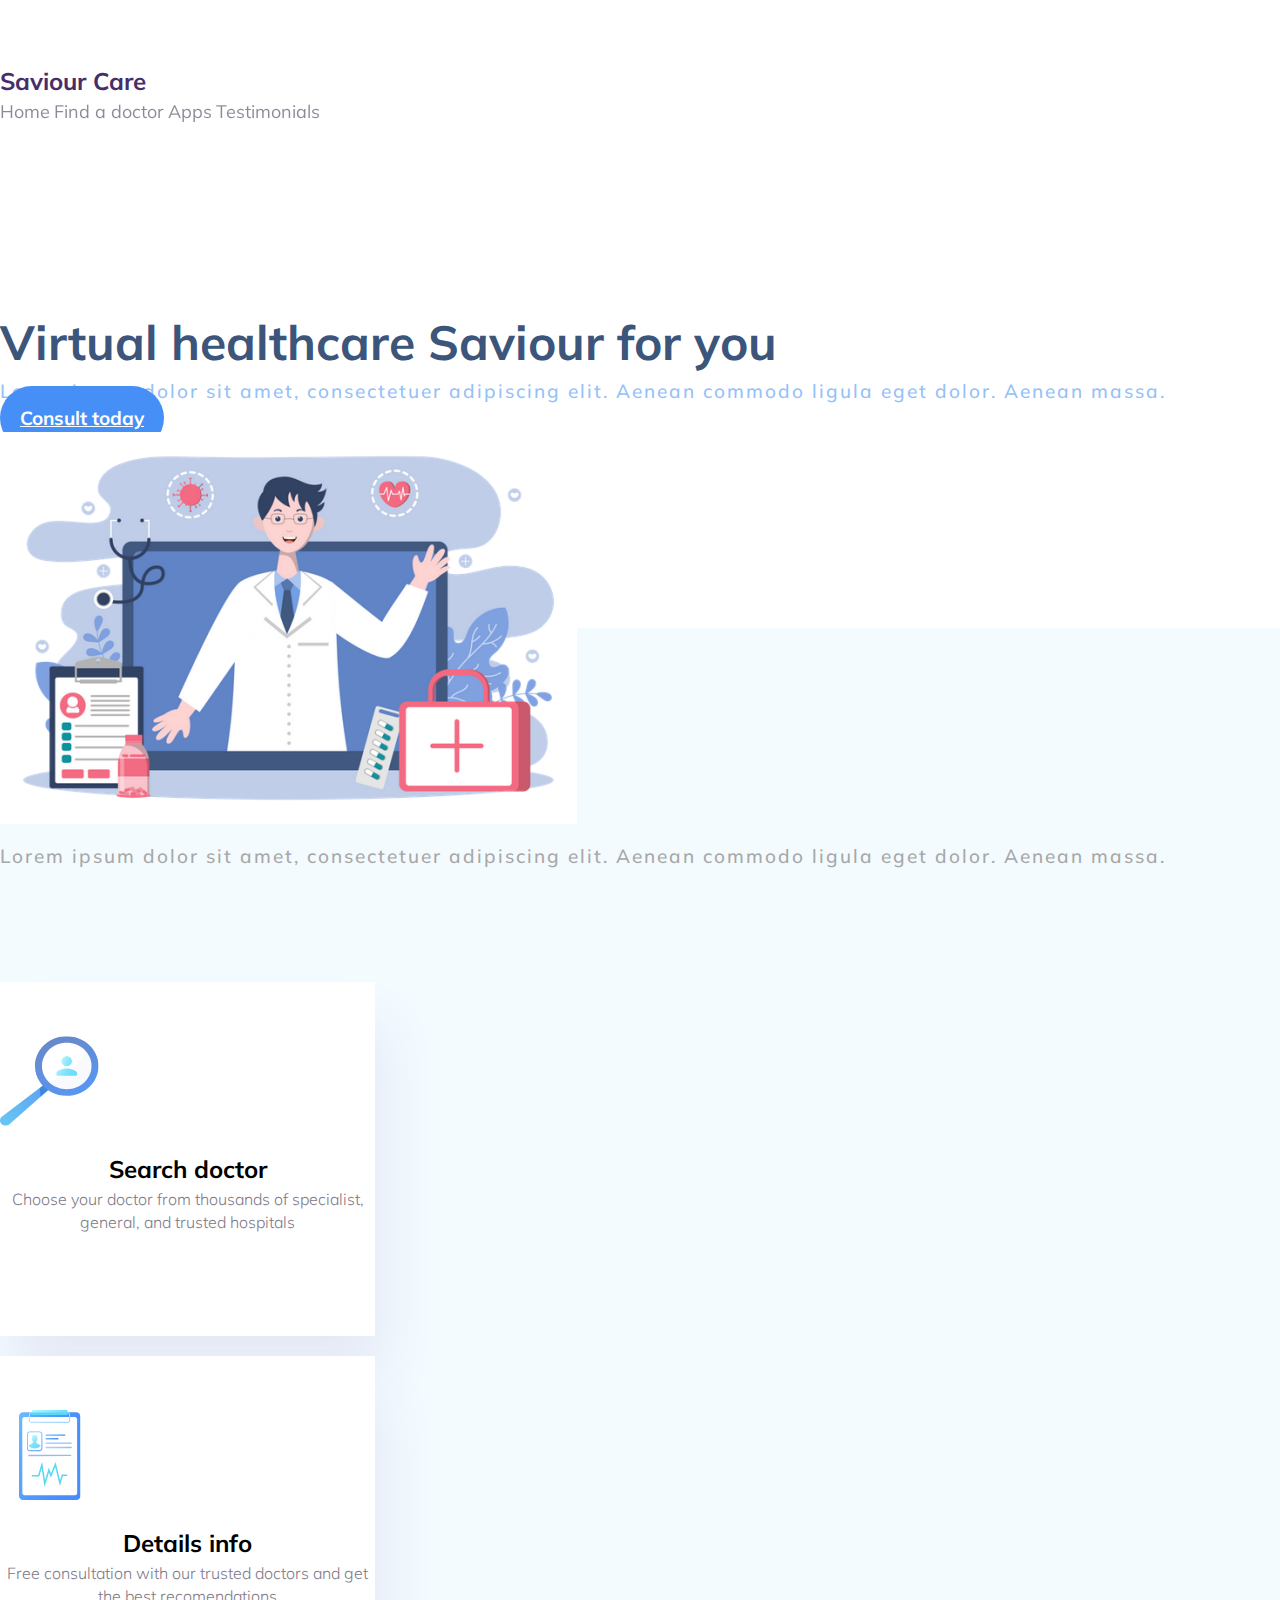
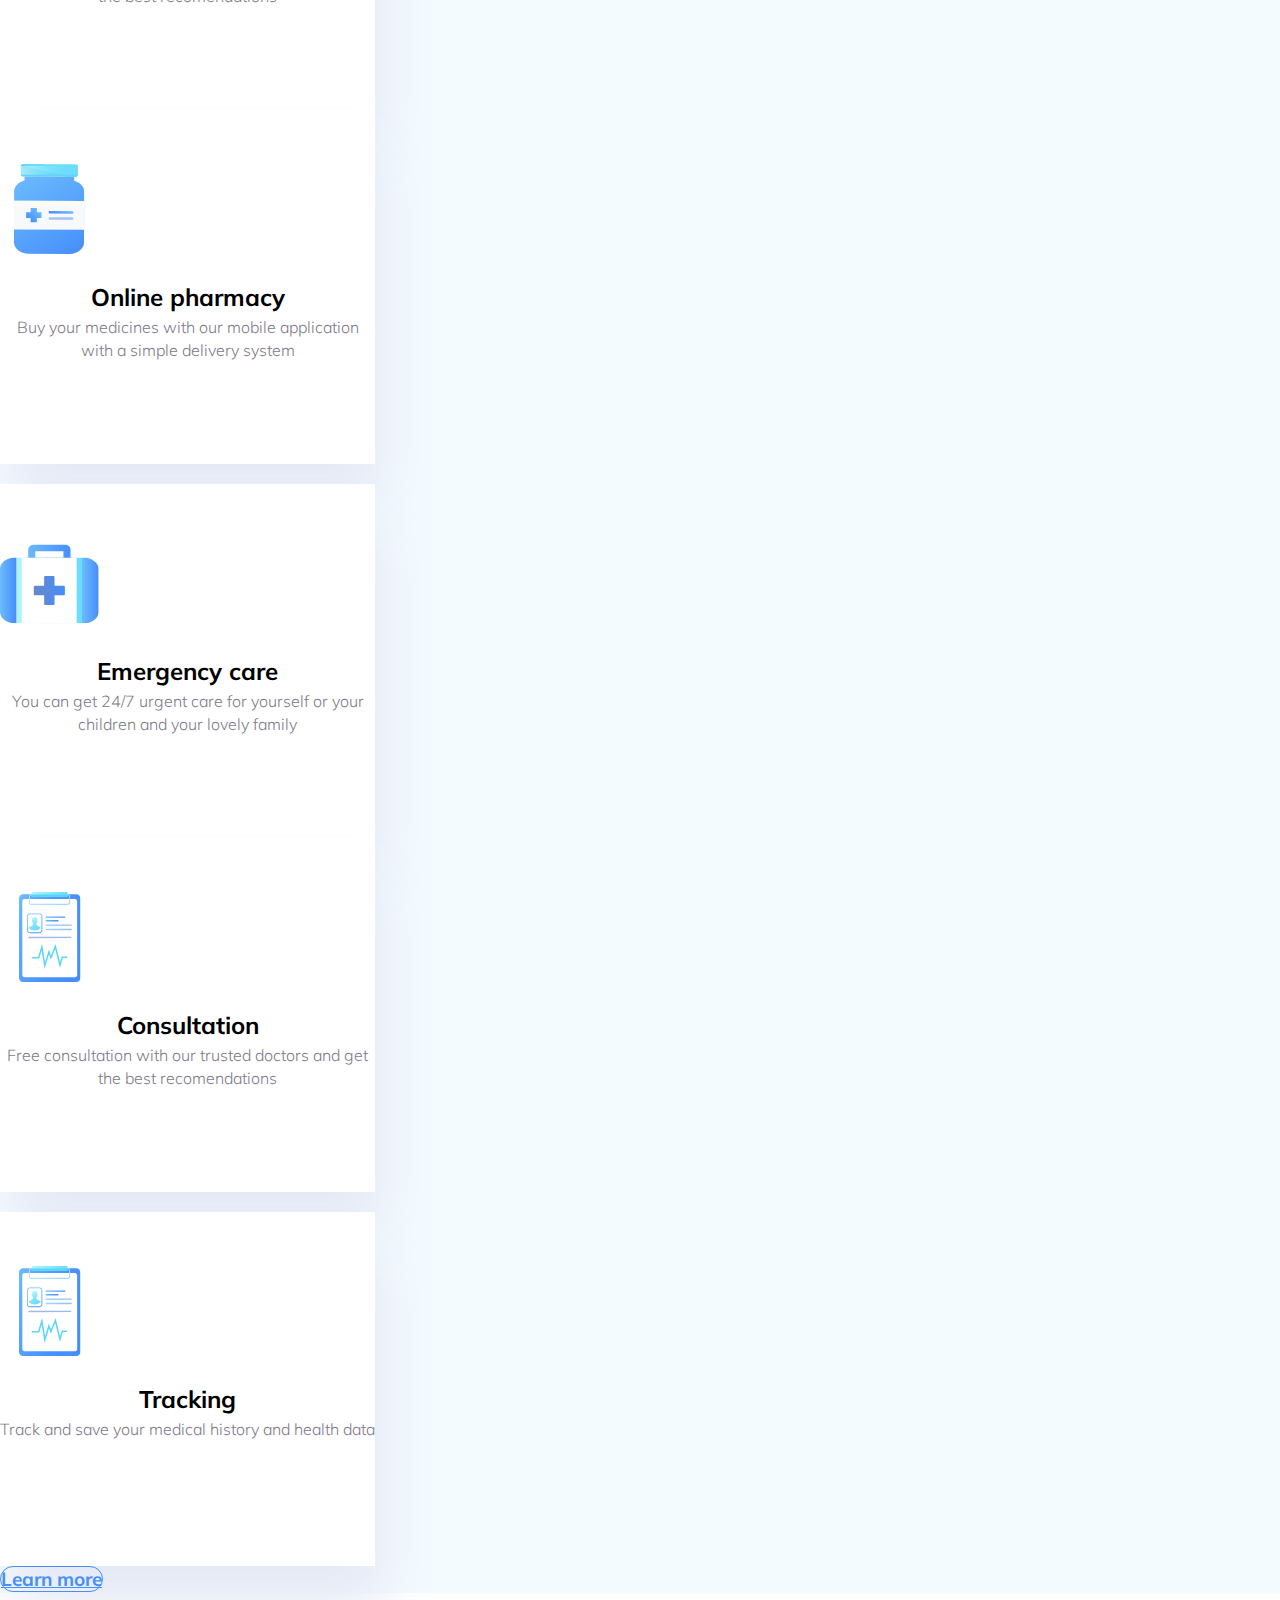
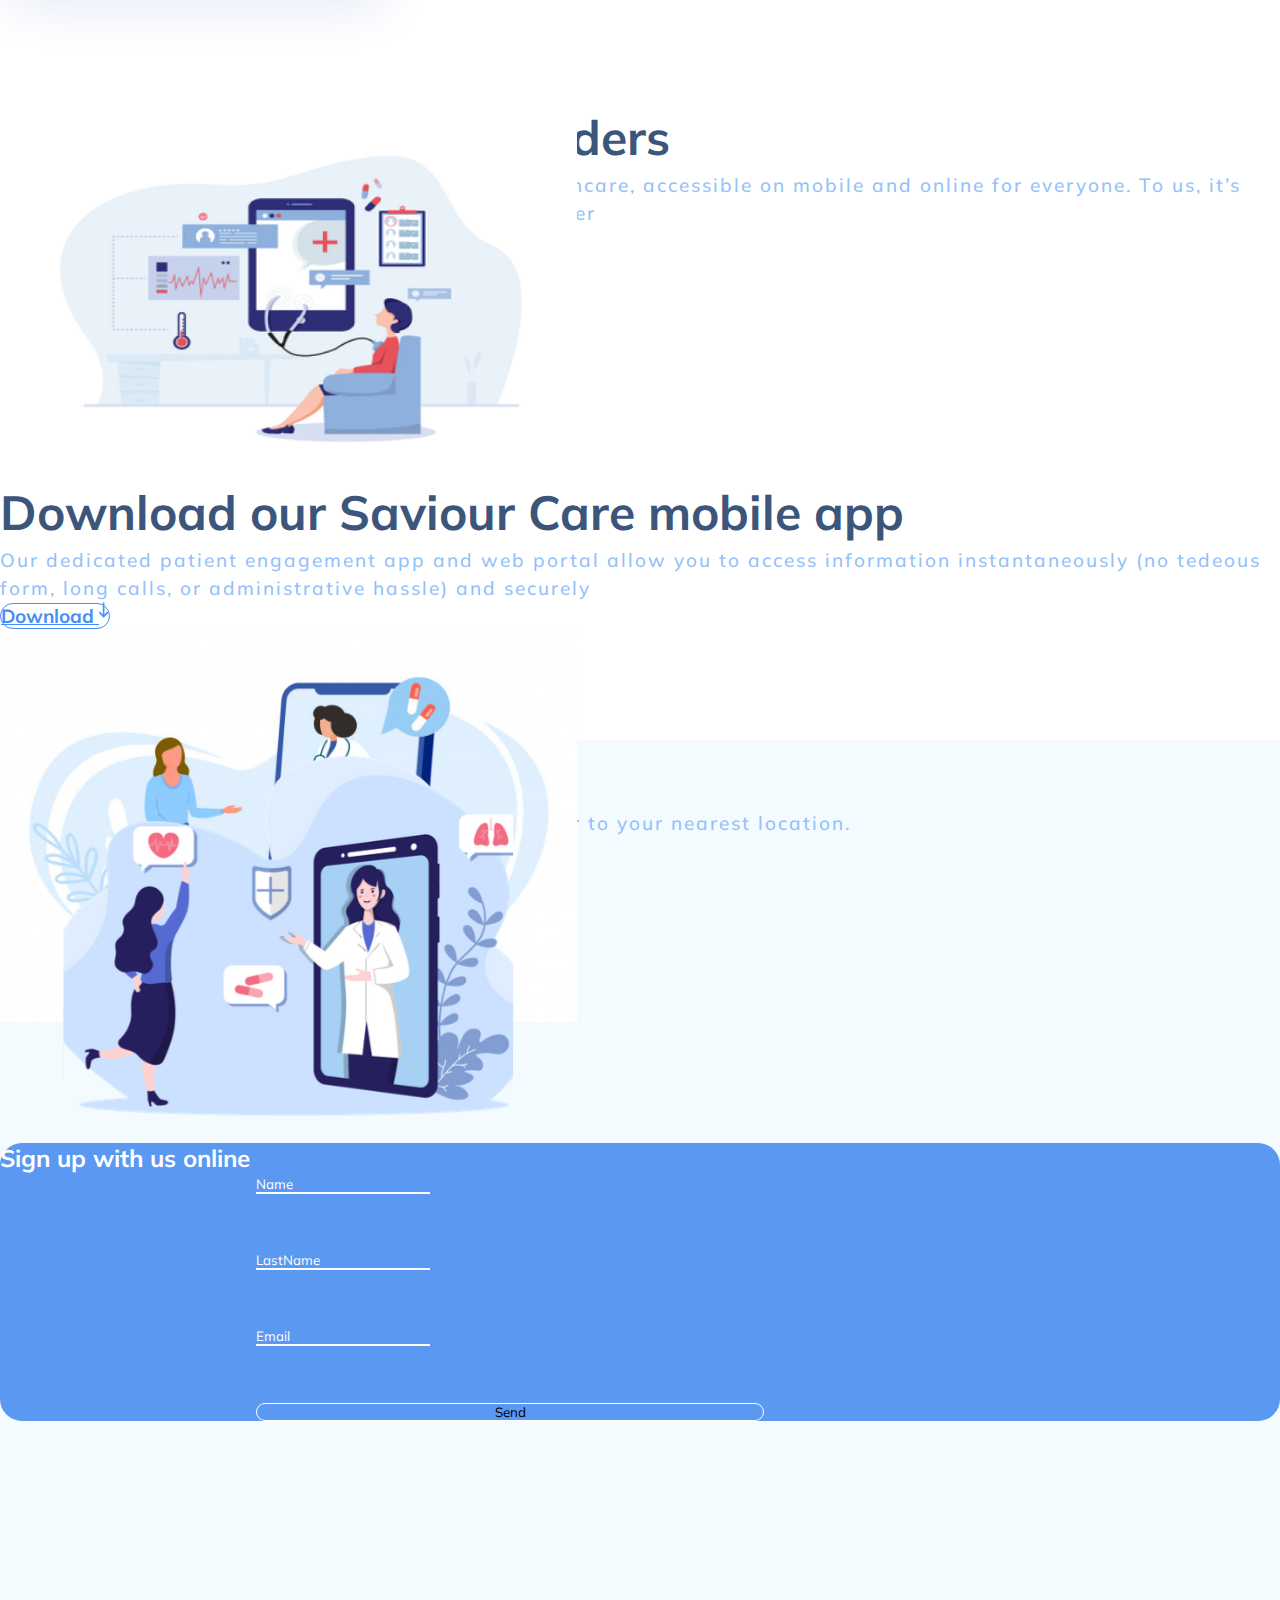
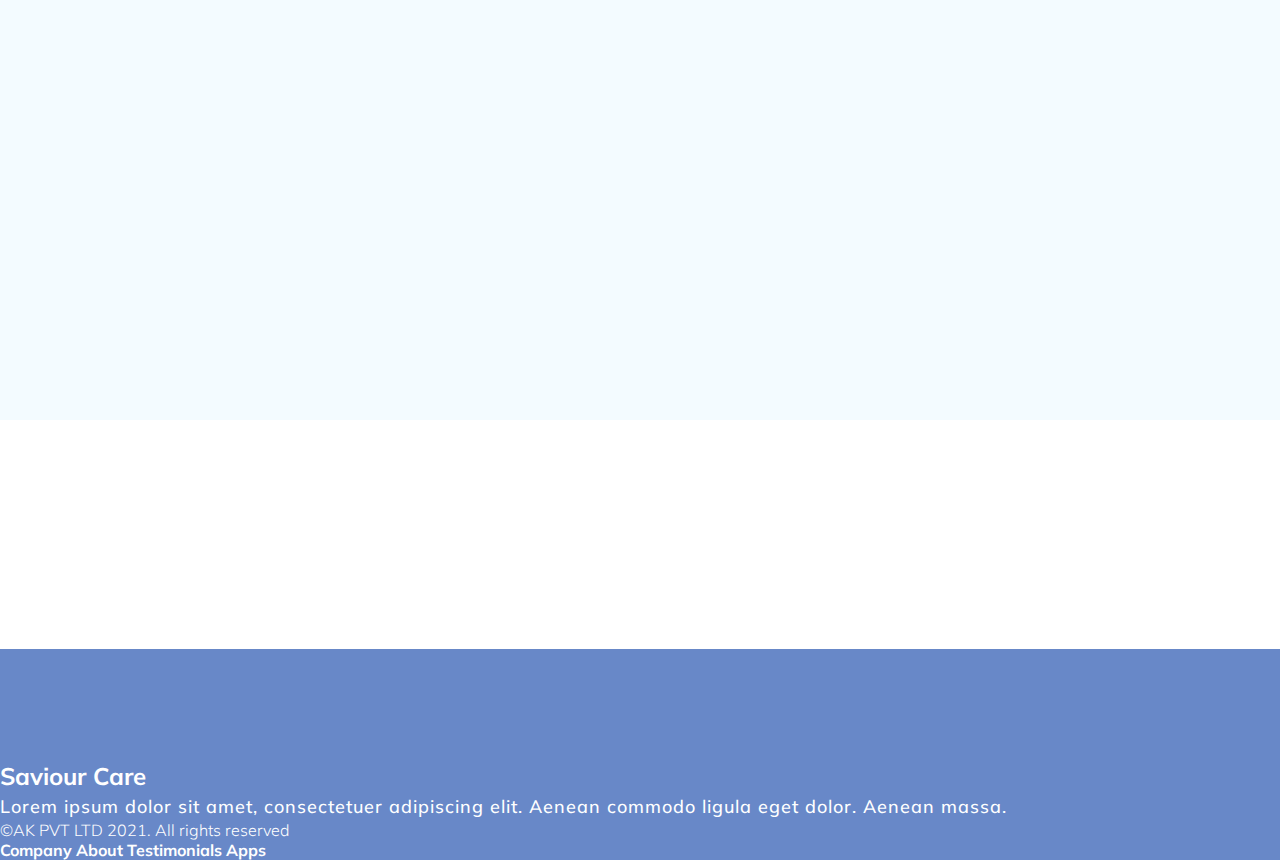
<file: doctor/index.html>
<!doctype html>
<html lang="en">
<head>
    <meta charset="UTF-8">
    <meta name="viewport"
          content="width=device-width, user-scalable=no, initial-scale=1.0, maximum-scale=1.0, minimum-scale=1.0">
    <meta http-equiv="X-UA-Compatible" content="ie=edge">
    <link href="https://cdn.jsdelivr.net/npm/bootstrap@5.0.2/dist/css/bootstrap.min.css" rel="stylesheet" integrity="sha384-EVSTQN3/azprG1Anm3QDgpJLIm9Nao0Yz1ztcQTwFspd3yD65VohhpuuCOmLASjC" crossorigin="anonymous">
    <link rel="stylesheet" href="style.css">
    <title>Doc</title>
</head>
<body>

<header class="header">
    <div class="container">
        <div class="row">
            <div class="col-lg-6">
                <a class="logo" href="#">Saviour Care</a>
            </div>
            <div class="col-lg-6">
                <nav class="nav navbar">
                    <a href="" class="nav-item">Home</a>
                    <a href="" class="nav-item">Find a doctor</a>
                    <a href="" class="nav-item">Apps</a>
                    <a href="" class="nav-item">Testimonials</a>
                </nav>
            </div>
        </div>
    </div>
</header>

<main class="main">
    <section class="virtual-health">
        <div class="container">
            <div class="row">
                <div class="col-lg-6 virtual-health-left">
                    <h2 class="title">
                        Virtual healthcare Saviour
                        for you
                    </h2>
                    <p class="article mt-4 mb-5">
                        Lorem ipsum dolor sit amet, consectetuer adipiscing elit. Aenean commodo ligula eget dolor. Aenean massa.
                    </p>
                    <a class="btn btn-primary btn-text" href="">Consult today</a>
                </div>
                <div class="col-lg-6">
                    <img class="virtual-health-img" src="assets/image%204.jpg" alt="">
                </div>
            </div>
        </div>
    </section>
    <section class="services">
        <div class="container">
            <div class="d-block text-center">
                <h2 class="title">
                    Services we Offer
                </h2>
                <p class="article">
                    Lorem ipsum dolor sit amet, consectetuer adipiscing elit. Aenean commodo ligula eget dolor. Aenean massa.
                </p>
            </div>
            <div class="card-section">
                <div class="row">
                    <div class="col-lg-4">
                        <div class="card card-body">
                            <img class="card-img-top" src="assets/Frame.svg" alt="">
                            <h5 class="card-title">
                                Search doctor
                            </h5>
                            <p class="card-text">
                                Choose your doctor from thousands of specialist, general, and trusted hospitals
                            </p>
                        </div>
                        <br>
                        <div class="card card-body">
                            <img class="card-img-top" src="assets/Frame1.svg" alt="">
                            <h5 class="card-title">
                                Details info
                            </h5>
                            <p class="card-text">
                                Free consultation with our trusted doctors and get the best recomendations
                            </p>
                        </div>
                    </div>
                    <div class="col-lg-4">
                        <div class="card card-body">
                            <img class="card-img-top" src="assets/pharmacy.svg" alt="">
                            <h5 class="card-title">
                                Online pharmacy
                            </h5>
                            <p class="card-text">
                                Buy  your medicines with our mobile application with a simple delivery system
                            </p>
                        </div>
                        <br>
                        <div class="card card-body">
                            <img class="card-img-top" src="assets/care.svg" alt="">
                            <h5 class="card-title">
                                Emergency care
                            </h5>
                            <p class="card-text">
                                You can get 24/7 urgent care for yourself or your children and your
                                lovely family
                            </p>
                        </div>
                    </div>
                    <div class="col-lg-4">
                        <div class="card card-body">
                            <img class="card-img-top" src="assets/Frame1.svg" alt="">
                            <h5 class="card-title">
                                Consultation
                            </h5>
                            <p class="card-text">
                                Free consultation with our trusted doctors and get the best recomendations
                            </p>
                        </div>
                        <br>
                        <div class="card card-body">
                            <img class="card-img-top" src="assets/Frame1.svg" alt="">
                            <h5 class="card-title">
                                Tracking
                            </h5>
                            <p class="card-text">
                                Track and save your medical history and health data
                            </p>
                        </div>
                    </div>
                </div>
            </div>
            <div class="d-block text-center">
                <a class="btn btn-outline-secondary btn-text" href="#">Learn more</a>
            </div>
        </div>
    </section>
    <section class="healthcare">
        <div class="container">
            <div class="row">
                <div class="col-lg-6">
                    <img class="virtual-health-img" src="assets/trafalgar-illustration%20sec02%201.jpg" alt="">
                </div>
                <div class="col-lg-6 virtual-health-left">
                    <h2 class="title">
                        Leading healthcare providers
                    </h2>
                    <p class="article mt-4 mb-5">
                        Trafalgar provides progressive, and affordable healthcare, accessible on mobile and online for everyone. To us, it’s not just work. We take pride
                        in the solutions we deliver
                    </p>
                    <a class="btn btn-outline-secondary btn-text" href="#">Learn more</a>
                </div>
            </div>
        </div>
    </section>
    <section class="download">
        <div class="container">
            <div class="row">
                <div class="col-lg-6 virtual-health-left">
                    <h2 class="title">
                        Download our Saviour Care
                        mobile app
                    </h2>
                    <p class="article mt-4 mb-5">
                        Our dedicated patient engagement app and
                        web portal allow you to access information instantaneously (no tedeous form, long calls,
                        or administrative hassle) and securely
                    </p>
                    <a class="btn btn-outline-secondary btn-text" href="#">Download <img class="pb-1" src="assets/Vector.svg" alt=""></a>
                </div>
                <div class="col-lg-6">
                    <img class="virtual-health-img" src="assets/image%205.jpg" alt="">
                </div>
            </div>
        </div>
    </section>
    <section class="find">
        <div class="container">
            <div class="row">
                <div class="col-lg-6">
                    <img class="virtual-health-img" src="assets/find.svg" alt="">
                </div>
                <div class="col-lg-6 virtual-health-left">
                    <h2 class="title">
                        Find a Doctor near you
                    </h2>
                    <p class="article mt-4 mb-5">
                        Our  app and web portal allows you to find the doctor to your nearest location.
                    </p>
                    <a class="btn btn-outline-secondary btn-text" href="#">Find now</a>
                </div>
            </div>
            <br>
            <br>
            <br>
            <form class="form-control w-75 d-block m-auto">
                <h2 class="text-center mt-5 mb-5">Sign up with us online</h2>
                <div class="mb-3">
                    <input type="text" class="form-control" id="name" aria-describedby="name" placeholder="Name">
                </div>
                <div class="mb-3">
                    <input type="text" class="form-control" id="LastName" aria-describedby="LastName" placeholder="LastName">
                </div>
                <div class="mb-3">
                    <input type="email" class="form-control" id="email" aria-describedby="email" placeholder="Email">
                </div>
                <div class="mt-3 mb-3">
                    <button type="submit" class="btn btn-primary d-block m-auto mb-5">Send</button>
                </div>
            </form>
        </div>
    </section>
</main>

<footer class="footer">
    <div class="container">
        <div class="row">
            <div class="col-lg-6">
                <a class="logo" href="#">Saviour Care</a>
                <p class="article">
                    Lorem ipsum dolor sit amet, consectetuer adipiscing elit. Aenean commodo ligula eget dolor. Aenean massa.
                </p>
                <a class="post" href="">©AK PVT LTD 2021. All rights reserved</a>
            </div>
            <div class="col-lg-6 d-block">
                <nav class="nav d-block">
                    <a href="#" class="footer-nav-item d-block">Company</a>
                    <a href="#" class="footer-nav-item d-block">About</a>
                    <a href="#" class="footer-nav-item d-block">Testimonials</a>
                    <a href="#" class="footer-nav-item d-block">Apps</a>
                </nav>
            </div>
        </div>
    </div>
</footer>

<script src="https://cdn.jsdelivr.net/npm/@popperjs/core@2.9.2/dist/umd/popper.min.js" integrity="sha384-IQsoLXl5PILFhosVNubq5LC7Qb9DXgDA9i+tQ8Zj3iwWAwPtgFTxbJ8NT4GN1R8p" crossorigin="anonymous"></script>
<script src="https://cdn.jsdelivr.net/npm/bootstrap@5.0.2/dist/js/bootstrap.min.js" integrity="sha384-cVKIPhGWiC2Al4u+LWgxfKTRIcfu0JTxR+EQDz/bgldoEyl4H0zUF0QKbrJ0EcQF" crossorigin="anonymous"></script>
</body>
</html>
</file>
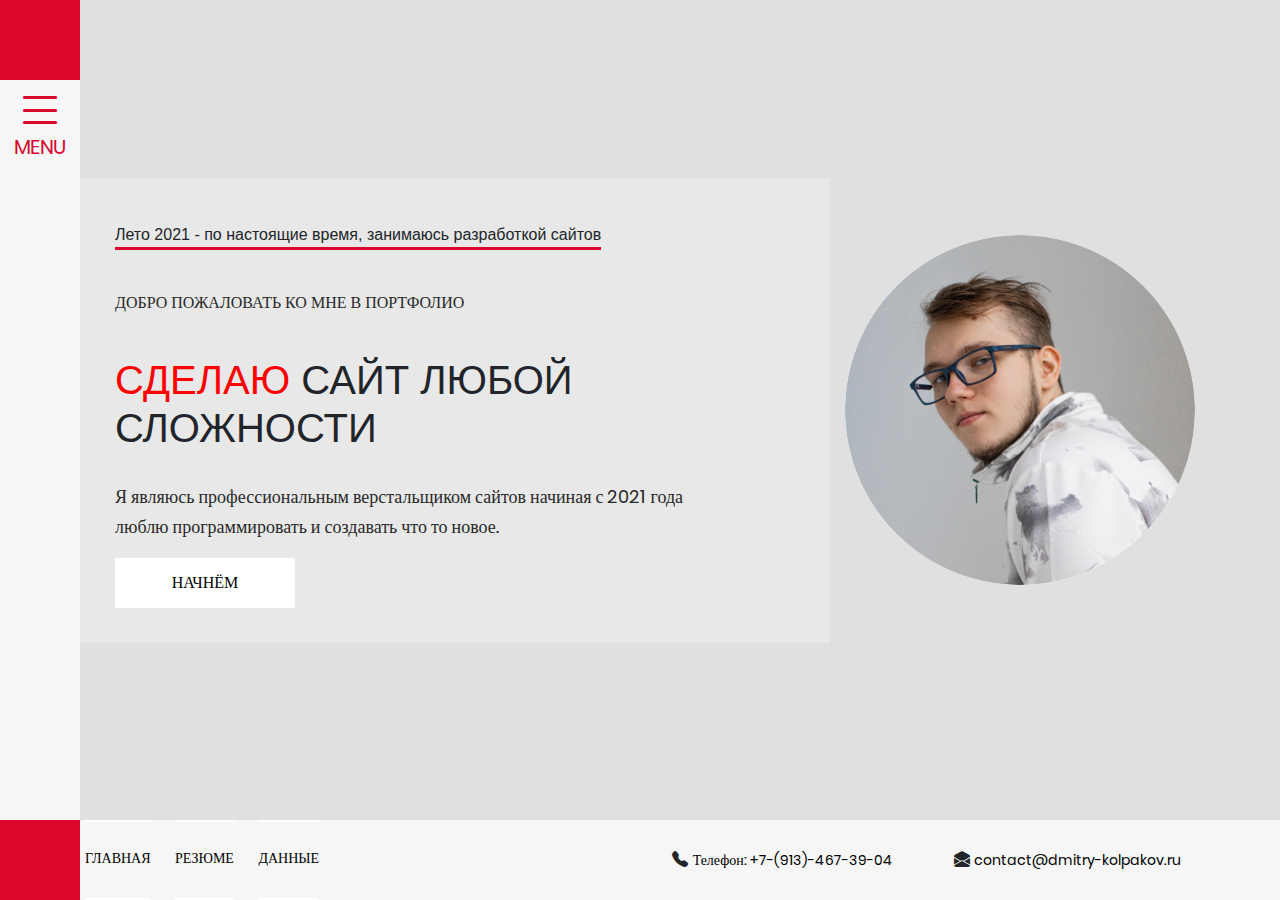
<file: portfolio/index.html>
<!DOCTYPE html>
<html lang="en">
<head>
    <meta charset="UTF-8">
    <title>Дмитрий Колпаков - Портфолио</title>
    <script src="https://ajax.googleapis.com/ajax/libs/jquery/3.6.0/jquery.min.js"></script>
    <script src="https://cdnjs.cloudflare.com/ajax/libs/popper.js/1.12.9/umd/popper.min.js">

    </script>
    <script src="js/bootstrap.js"></script>
    <link rel="stylesheet" href="style.css">
    <link rel="stylesheet" href="css/bootstrap.css">
    <link rel="stylesheet" href="https://cdn.jsdelivr.net/npm/bootstrap-icons@1.9.1/font/bootstrap-icons.css">
</head>

<body>

<div class="content home-page">

    <main class="main">
        <div class="container content">
            <div class="row">
                <div class="col-lg-8 left order-sm-2 order-lg-1">
                    <p class="date">Лето 2021 - по настоящие время, занимаюсь разработкой сайтов
                    </p>
                    <p class="welcome">ДОБРО ПОЖАЛОВАТЬ КО МНЕ В ПОРТФОЛИО
                    </p>
                    <h1 class="h1"><span class="span">СДЕЛАЮ</span> САЙТ ЛЮБОЙ СЛОЖНОСТИ
                    </h1>
                    <p class="i">Я являюсь профессиональным верстальщиком сайтов начиная с 2021 года <br>
                        люблю программировать и создавать что то новое.
                    </p>
                    <a href="about%20us2.html">
                        <button class="button-none-border button button-text" type="submit">НАЧНЁМ
                        </button>
                    </a>
                </div>
                <div class="col-lg-4 right order-sm-1 order-lg-2">
                    <img class="photo" src="img/index_photo.jpg" alt="">
                </div>
            </div>
        </div>



        <footer class="container-fluid footer">
            <div class="container height-100">
                <div class="row height-100">
                    <div class="col-lg-6 footer-menu height-100">
                        <nav class="menu text-left height-100">
                            <a class="item height-100" href="index.html">ГЛАВНАЯ</a>
                            <!--                            <a class="item height-100" href="portfolio2.html">ПОРТФОЛИО</a>-->
                            <a class="item height-100" href="about%20us2.html">РЕЗЮМЕ</a>
                            <!--                            <a class="item height-100" href="blog2.html">БЛОГ</a>-->
                            <a class="item height-100" href="contact.html">ДАННЫЕ</a>
                        </nav>
                    </div>
                    <div class="col-lg-6 height-100">
                        <div class="row height-100">
                            <div class="col-sm-6 footer-items">
                                <i class="bi bi-telephone-fill"></i>
                                <a href="tel:+79134673904" class="phone item-footer-mobile">
                                    Телефон: +7-(913)-467-39-04
                                </a>
                            </div>

                            <div class="col-sm-6 footer-items">
                                <i class="bi bi-envelope-open-fill"></i>
                                <a href="mailto:contact@dmitry-kolpakov.ru" class="phone item-footer-mobile">
                                    contact@dmitry-kolpakov.ru
                                </a>
                            </div>
                        </div>
                    </div>
                </div>
            </div>
        </footer>
    </main>



    <aside class="aside">

            <div class="logo">

            </div>
        <button class="button-none-border navbar-toggler"  type="button" data-toggle="collapse" data-target="#side-menu">
            <i class="toggler-i bi bi-list"></i>
            <span class="toggler-i-menu">MENU</span>
        </button>

        <div class="collapse" id="side-menu">
            <div class="menu">
                <a class="menu-aside-item" href="index.html">
                    <i class="bi bi-house-fill"></i>
                </a>

<!--                <a class="menu-aside-item" href="portfolio2.html">-->
<!--                    <i class="bi bi-briefcase-fill"></i>-->
<!--                </a>-->

                <a class="menu-aside-item" href="about%20us2.html">
                    <i class="bi bi-file-earmark-person-fill"></i>
                </a>

                <a class="menu-aside-item" href="contact.html">
                    <i class="bi bi-telephone-fill"></i>
                </a>

            </div>
        </div>

        <div class="logo-bottom logo">

        </div>
    </aside>

</div>

</body>

</html>
</file>
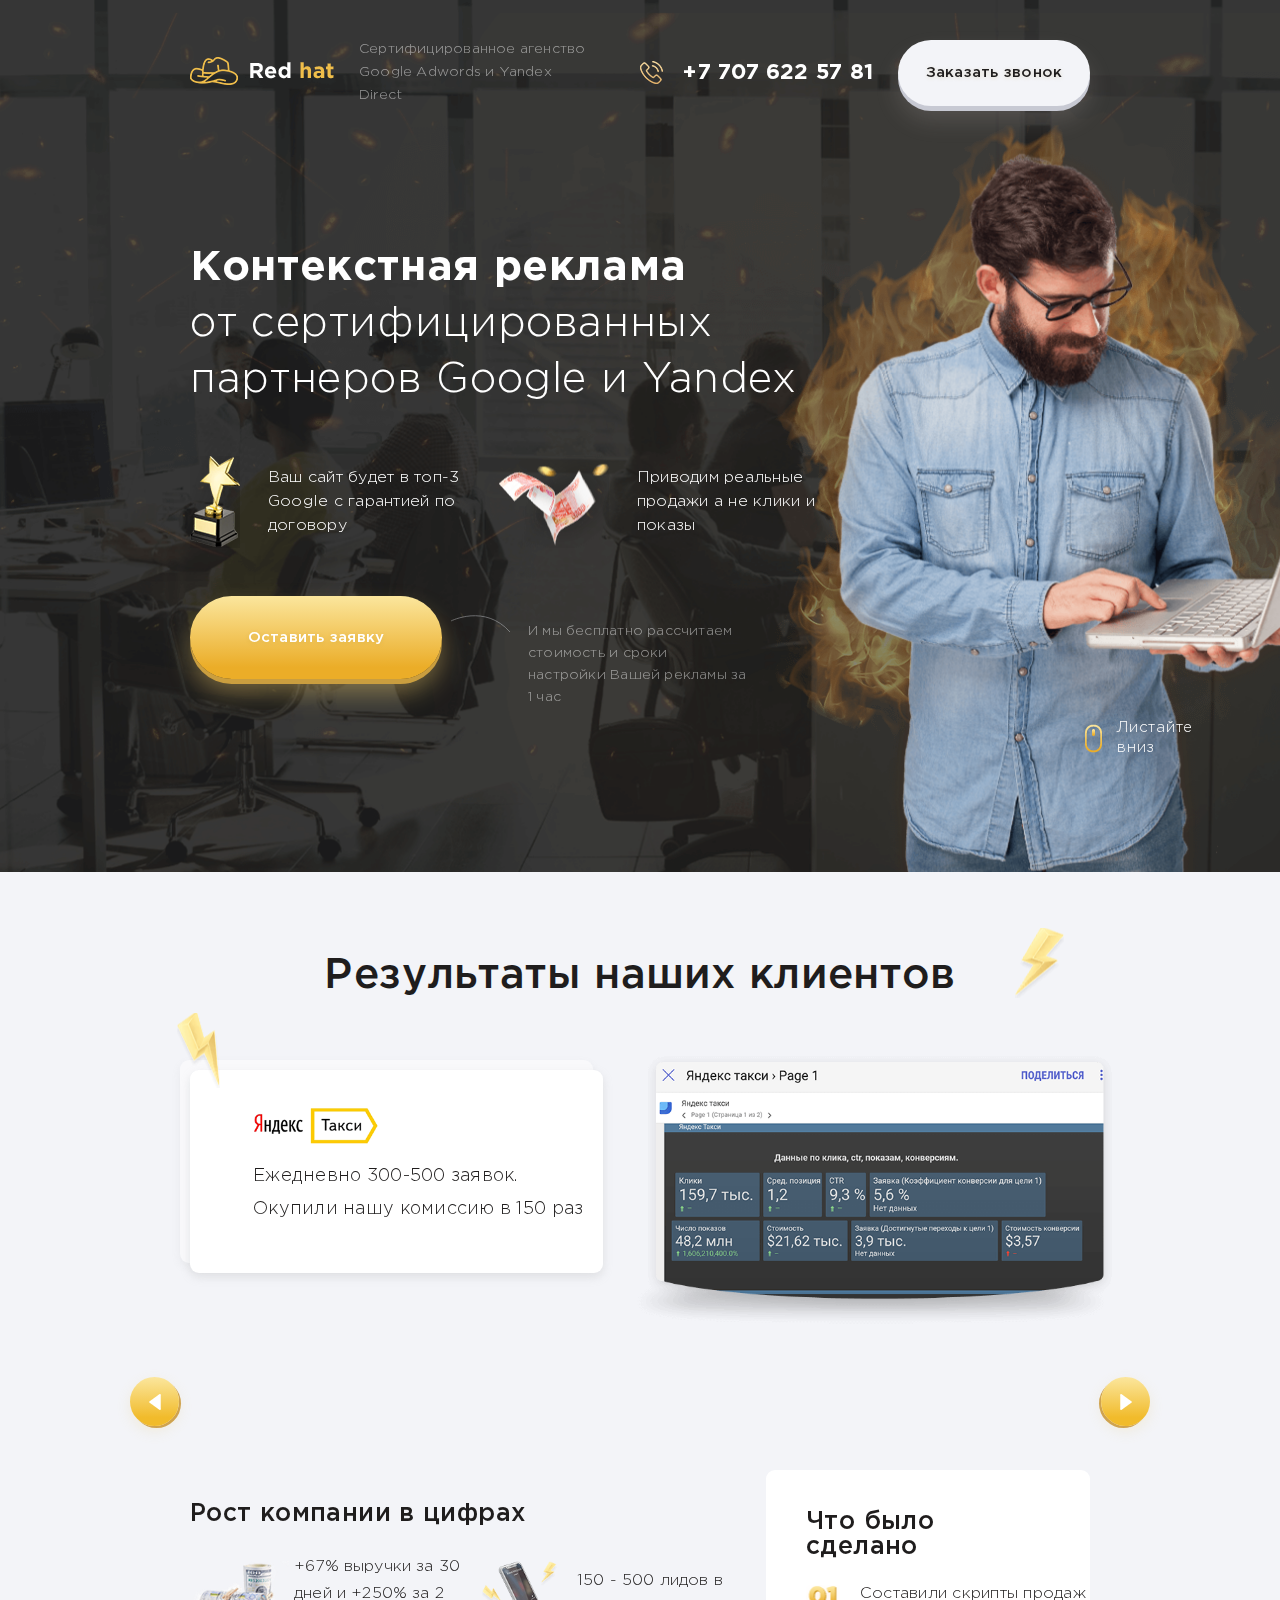
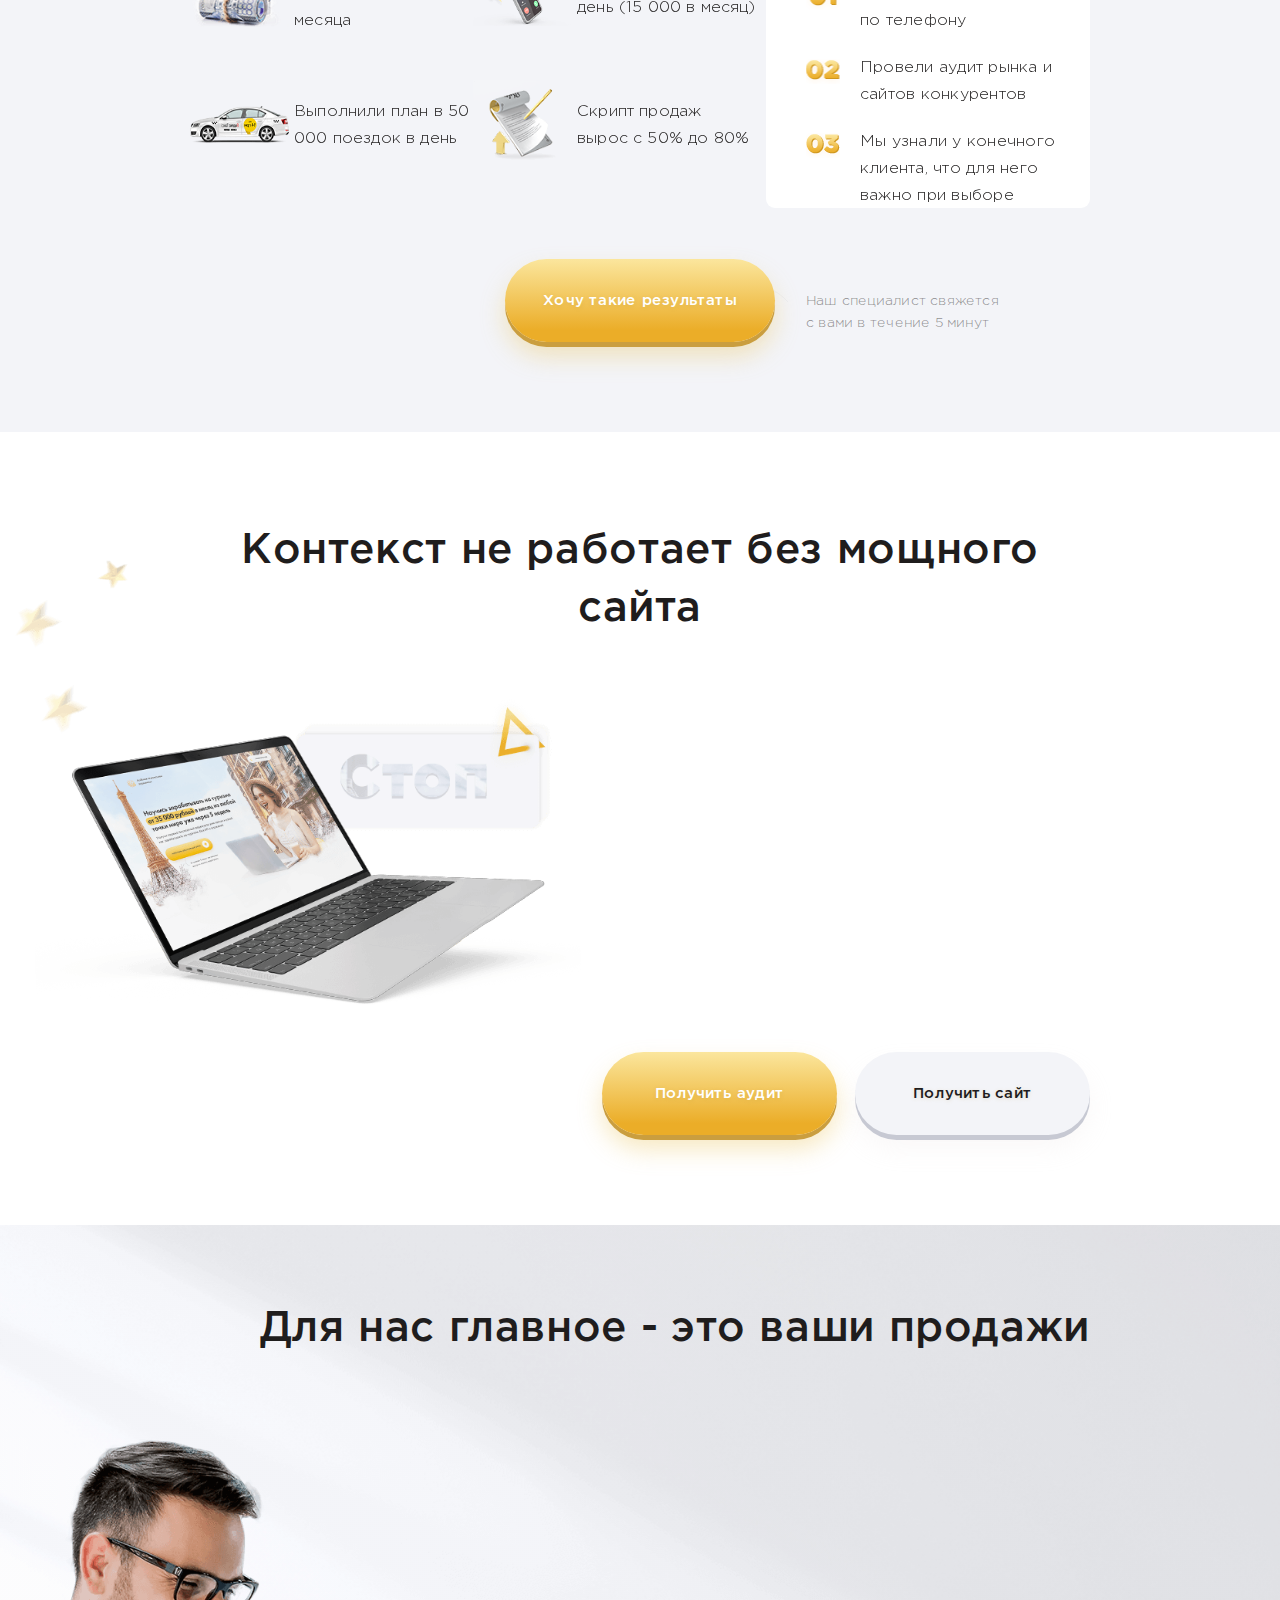
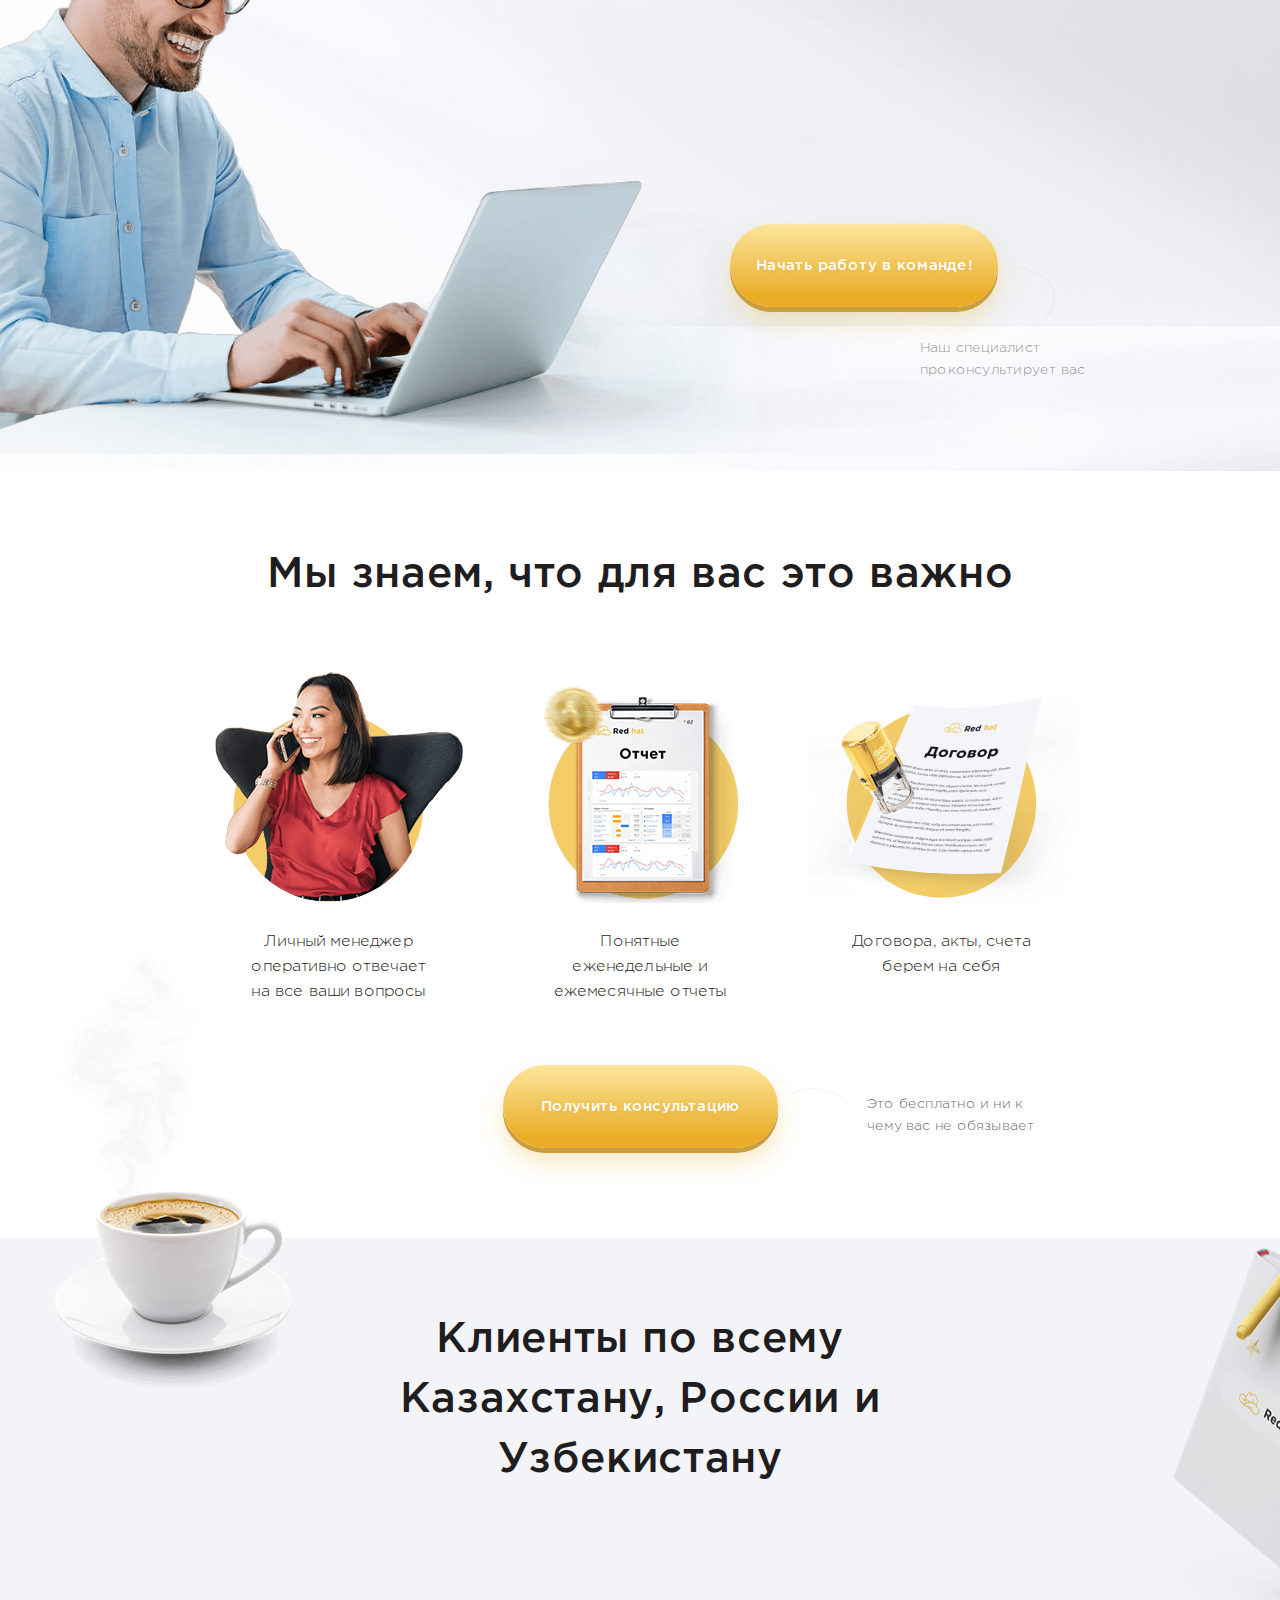
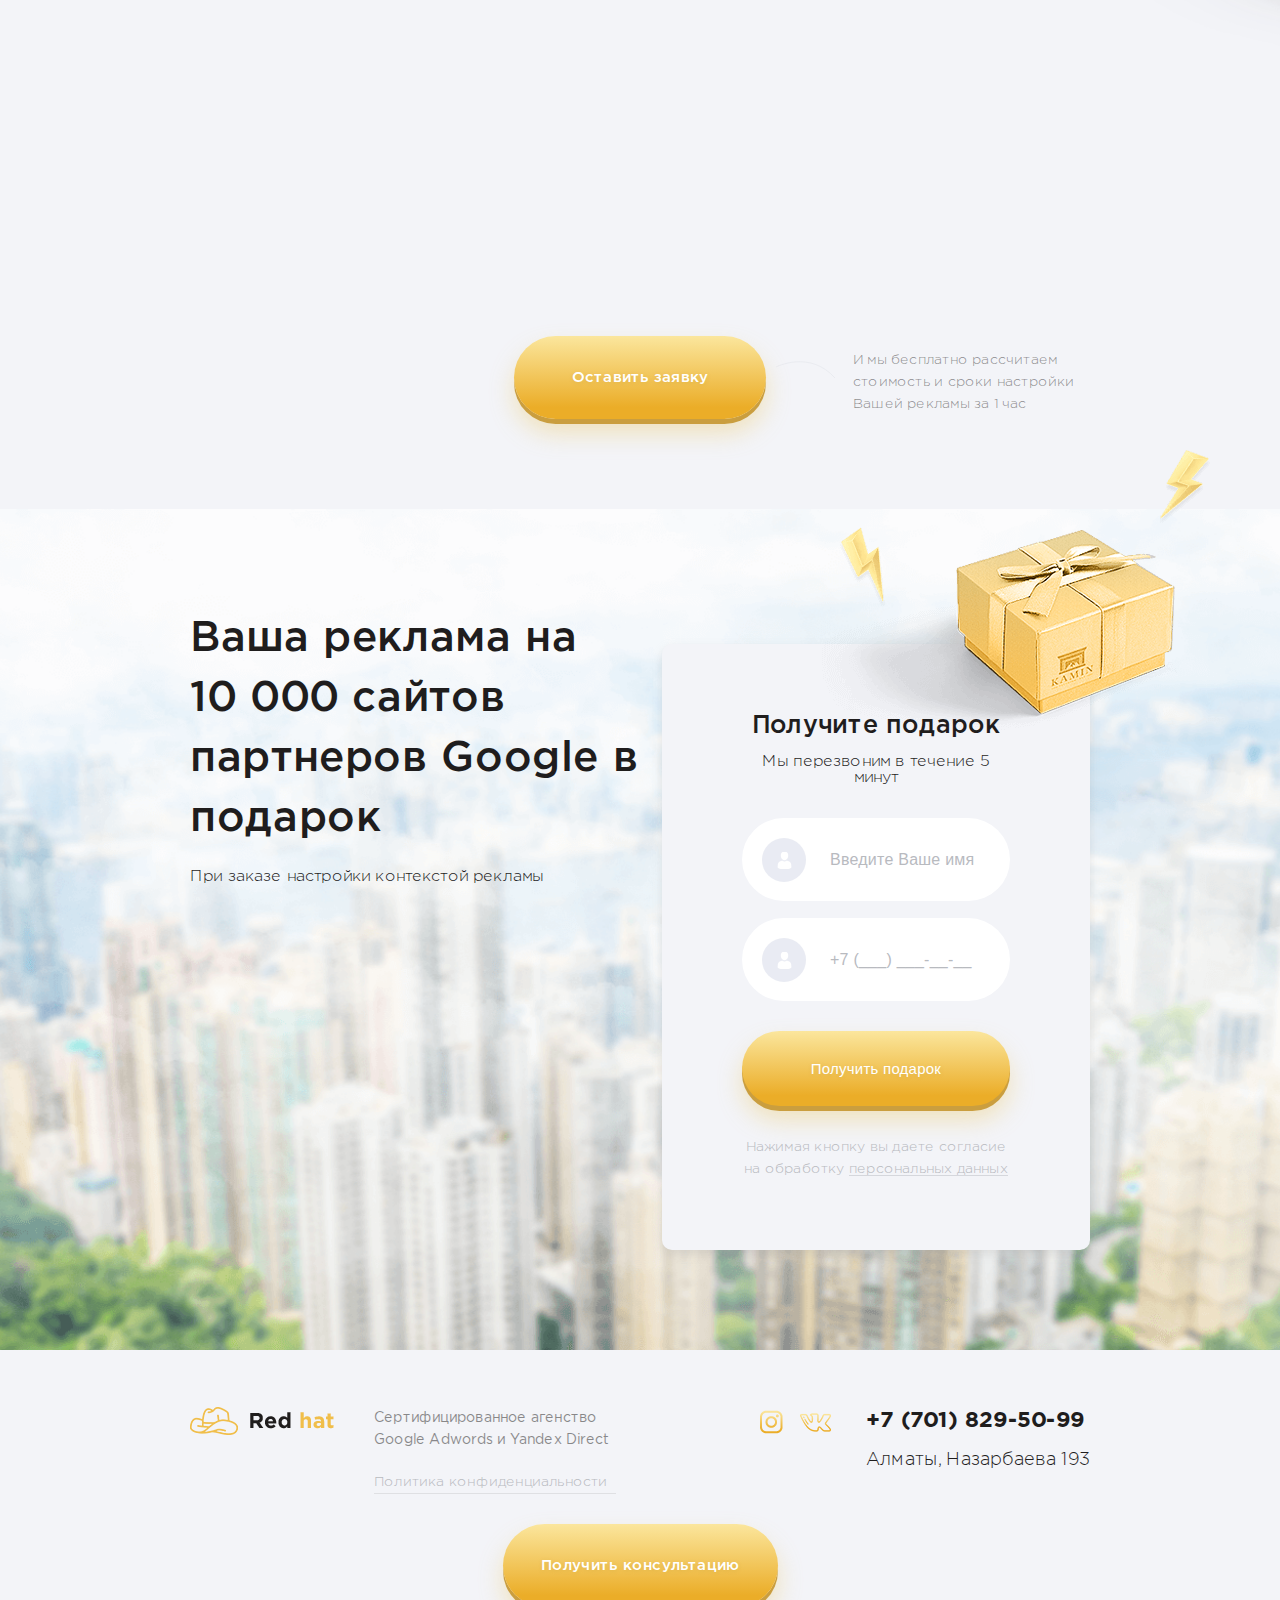
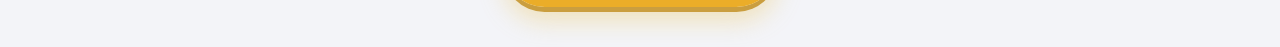
<file: ReadHead/index.html>
<!DOCTYPE html>
<html lang="ru">
  <head>
<meta charset="utf-8">
<title>RedHat</title>
<meta http-equiv="X-UA-Compatible" content="IE=Edge">
<meta name="viewport" content="width=device-width, initial-scale=1">
<meta name="theme-color" content="#fff">
  <link href="css/style.css" rel="stylesheet"></head>
  <body>
    <div class="wrap">
<header class="header">
  <div class="container">
    <div class="header__inner">
      <div class="header__logo"><img src="img/logo.png" alt="RedHat"></div>
      <div class="header__desc">Сертифицированное агенство Google Adwords и Yandex Direct</div><a class="header__phone-mobile" href="tel:+77076225781"></a>
      <div class="header__burger"></div>
      <div class="header__sidebar">
        <div class="header__sidebar-close"></div><a class="header__phone" href="tel:+77076225781"><span class="header__phone-icon"></span><span class="header__phone-number">+7 707 622 57 81 </span></a><a class="btn btn_light header__btn" href="#"><span>Заказать звонок</span></a>
      </div>
    </div>
  </div>
</header>
<section class="banner">
  <div class="container">
    <div class="banner__inner">
      <h1 class="banner__title">Контекстная реклама</h1>
      <div class="banner__subtitle">от сертифицированных партнеров Google и Yandex</div>
      <div class="banner__items">
        <div class="banner__item">
          <div class="banner__item-img banner__item-img_bg1"></div>
          <div class="banner__item-text">Ваш сайт будет в топ-3 Google с гарантией по договору</div>
        </div>
        <div class="banner__item">
          <div class="banner__item-img banner__item-img_bg2"></div>
          <div class="banner__item-text">Приводим реальные продажи а не клики и показы</div>
        </div>
      </div>
      <div class="banner__buttons"><a class="btn banner__btn" href="#"><span>Оставить заявку</span></a>
        <div class="banner__desc">И мы бесплатно рассчитаем стоимость и сроки настройки Вашей рекламы за 1 час</div>
      </div><a class="banner__scroll" href="#result">
        <div class="banner__scroll-img"></div>
        <div class="banner__scroll-text">Листайте вниз</div></a>
    </div>
    <div class="scene banner_scene" id="scene3">
      <div class="layer" data-depth="0.1">
        <div class="banner__fire"></div>
      </div>
    </div>
    <div class="scene banner_scene" id="scene2">
      <div class="layer" data-depth="0.15">
        <div class="banner__man"></div>
      </div>
    </div>
  </div>
</section>
<section class="result" id="result">
  <h2 class="result__title">Результаты наших клиентов</h2>
  <div class="owl-carousel owl-theme result__carousel">
    <div class="r-item">
      <div class="container">
        <div class="r-item__header">
          <div class="r-item__review r-item__review_1">
            <div class="r-item__icon r-item__icon_1"></div>
            <div class="r-item__title"> </div>
            <div class="r-item__text">Ежедневно 300-500 заявок. Окупили нашу комиссию в 150 раз</div>
            <div class="r-item__img r-item__img_active r-item__img_1 wow animated fadeInLeft slow"></div>
          </div>
          <div class="r-item__page r-item__page_1"></div>
        </div>
        <div class="r-item__body">
          <div class="r-item__about new">
            <h3 class="r-item__about-title">Рост компании в цифрах</h3>
            <h3 class="r-item__about-title">Рост Яндекс такси в цифрах</h3>
            <div class="r-item__about-items">
              <div class="r-item__about-item">
                <div class="r-item__about-img r-item__about-img_1"></div>
                <div class="r-item__about-text">+67% выручки за 30 дней и +250% за 2 месяца</div>
              </div>
              <div class="r-item__about-item">
                <div class="r-item__about-img r-item__about-img_2"></div>
                <div class="r-item__about-text">150 - 500 лидов в день (15 000 в месяц)</div>
              </div>
              <div class="r-item__about-item">
                <div class="r-item__about-img r-item__about-img_3"></div>
                <div class="r-item__about-text">Выполнили план в 50 000 поездок в день</div>
              </div>
              <div class="r-item__about-item">
                <div class="r-item__about-img r-item__about-img_4"></div>
                <div class="r-item__about-text">Скрипт продаж вырос с 50% до 80%</div>
              </div>
            </div>
          </div>
          <div class="r-item__done">
            <h3 class="r-item__done-title">Что было сделано</h3>
            <ul class="r-item__done-items">
              <li class="r-item__done-item">Составили скрипты продаж по телефону</li>
              <li class="r-item__done-item">Провели аудит рынка и сайтов конкурентов</li>
              <li class="r-item__done-item"> Мы узнали у конечного клиента, что для него важно при выборе</li>
            </ul>
          </div>
        </div>
      </div>
    </div>
    <div class="r-item">
      <div class="container">
        <div class="r-item__header">
          <div class="r-item__review r-item__review_2">
            <div class="r-item__icon r-item__icon_2"></div>
            <div class="r-item__title"> </div>
            <div class="r-item__text">За 7 дней окупили вложения в 9.6 раз. сделали 215 заявок</div>
            <div class="r-item__img r-item__img_2"></div>
          </div>
          <div class="r-item__page r-item__page_2"></div>
        </div>
        <div class="r-item__body">
          <div class="r-item__about">
            <h3 class="r-item__about-title">Рост компании в цифрах</h3>
            <div class="r-item__about-items">
              <div class="r-item__about-item">
                <div class="r-item__about-img r-item__about-img_1"></div>
                <div class="r-item__about-text">Окупили вложения в 9.6 раз уже через 7 дней</div>
              </div>
              <div class="r-item__about-item">
                <div class="r-item__about-img r-item__about-img_2"></div>
                <div class="r-item__about-text">Более 30 заявок ежедневно</div>
              </div>
              <div class="r-item__about-item">
                <div class="r-item__about-img r-item__about-img_5"></div>
                <div class="r-item__about-text">Выполнили план - 7 продаж в неделю</div>
              </div>
              <div class="r-item__about-item">
                <div class="r-item__about-img r-item__about-img_6"></div>
                <div class="r-item__about-text">На 35% сокращены расходы на рекламу </div>
              </div>
            </div>
          </div>
          <div class="r-item__done">
            <h3 class="r-item__done-title">Что было сделано</h3>
            <ul class="r-item__done-items">
              <li class="r-item__done-item">Провели глубокий аудит ЦА и конкурентов</li>
              <li class="r-item__done-item">Разработали стильный и продающий сайт</li>
              <li class="r-item__done-item"> Настроили контекстную рекламу и таргетинг</li>
            </ul>
          </div>
        </div>
      </div>
    </div>
    <div class="r-item">
      <div class="container">
        <div class="r-item__header">
          <div class="r-item__review r-item__review_3">
            <div class="r-item__icon r-item__icon_3"></div>
            <div class="r-item__title">Ночная доставка суши и пиццы</div>
            <div class="r-item__text">С 9 до 10 вечера получали заказы на всю ночь вперед и останавливали рекламу</div>
            <div class="r-item__img r-item__img_3"></div>
          </div>
          <div class="r-item__page r-item__page_3"></div>
        </div>
        <div class="r-item__body">
          <div class="r-item__about">
            <h3 class="r-item__about-title">Рост компании в цифрах</h3>
            <div class="r-item__about-items">
              <div class="r-item__about-item">
                <div class="r-item__about-img r-item__about-img_1"></div>
                <div class="r-item__about-text">Окупили услуги за первую ночь</div>
              </div>
              <div class="r-item__about-item">
                <div class="r-item__about-img r-item__about-img_2"></div>
                <div class="r-item__about-text">Более 50 заявок в день</div>
              </div>
              <div class="r-item__about-item">
                <div class="r-item__about-img r-item__about-img_7"></div>
                <div class="r-item__about-text">Средняя позиция в гугле : 1.2</div>
              </div>
              <div class="r-item__about-item">
                <div class="r-item__about-img r-item__about-img_8"></div>
                <div class="r-item__about-text">Сайт получает в 3.5 раз больше посещений</div>
              </div>
            </div>
          </div>
          <div class="r-item__done">
            <h3 class="r-item__done-title">Что было сделано</h3>
            <ul class="r-item__done-items">
              <li class="r-item__done-item">Провели глубокий аудит ЦА и конкурентов</li>
              <li class="r-item__done-item">Разработали стильный и продающий сайт</li>
              <li class="r-item__done-item"> Настроили контекстную рекламу</li>
            </ul>
          </div>
        </div>
      </div>
    </div>
    <div class="r-item">
      <div class="container">
        <div class="r-item__header">
          <div class="r-item__review r-item__review_4">
            <div class="r-item__icon r-item__icon_4"></div>
            <div class="r-item__title">Продажа Автокранов</div>
            <div class="r-item__text">Уже через 4 дня продали кран стоимостью 256млн тенге</div>
            <div class="r-item__img r-item__img_4"></div>
          </div>
          <div class="r-item__page r-item__page_4"></div>
        </div>
        <div class="r-item__body">
          <div class="r-item__about">
            <h3 class="r-item__about-title">Рост компании в цифрах</h3>
            <div class="r-item__about-items">
              <div class="r-item__about-item">
                <div class="r-item__about-img r-item__about-img_1"></div>
                <div class="r-item__about-text">Окупили вложения в 512 раз уже через 4 дня</div>
              </div>
              <div class="r-item__about-item">
                <div class="r-item__about-img r-item__about-img_6"></div>
                <div class="r-item__about-text">На 43% сокращены расходы на рекламу </div>
              </div>
              <div class="r-item__about-item">
                <div class="r-item__about-img r-item__about-img_9"></div>
                <div class="r-item__about-text">Время менеджера сэкономлено в 2 раза</div>
              </div>
              <div class="r-item__about-item">
                <div class="r-item__about-img r-item__about-img_5"></div>
                <div class="r-item__about-text">Скрипт продаж вырос на 7%</div>
              </div>
            </div>
          </div>
          <div class="r-item__done">
            <h3 class="r-item__done-title">Что было сделано</h3>
            <ul class="r-item__done-items">
              <li class="r-item__done-item">Разработали стильный и продающий сайт</li>
              <li class="r-item__done-item">Перенастроили контекстную рекламу</li>
              <li class="r-item__done-item">Провели тренинг для менеджеров по продажам</li>
            </ul>
          </div>
        </div>
      </div>
    </div>
  </div>
  <div class="result__nav result__nav_mobile">
    <div class="result__nav-prev"></div>
    <div class="result__nav-next"></div>
  </div>
  <div class="result__nav">
    <div class="result__nav-prev"></div>
    <div class="result__nav-counter"><span>1</span><span>/</span><span>4</span></div>
    <div class="result__nav-next"></div>
  </div>
  <div class="container">
    <div class="result__buttons"><a class="btn result__btn" href="#"><span>Хочу такие результаты</span></a>
      <div class="result__desc">Наш специалист свяжется с вами в течение 5 минут</div>
    </div>
  </div>
</section>
<section class="context">
  <div class="container">
    <div class="context__inner">
      <h2 class="context__title">Контекст не работает без мощного сайта</h2>
      <div class="context__notebook"></div>
      <div class="scene wow fadeIn slower" id="scene">
        <div class="layer" data-depth="0.6">
          <div class="context__rocket wow rocket-animate"></div>
        </div>
      </div>
      <div class="context__items">
        <div class="context__item wow fadeInRight slow">
          <div class="context__item-img context__item-img_1"></div>
          <div class="context__item-text">Если у вас есть сайт, проведем <b>бесплатный аудит </b>
            и дадим рекомендации
          </div>
        </div>
        <div class="context__item wow fadeInRight slow" data-wow-delay="0.5s">
          <div class="context__item-img context__item-img_2"></div>
          <div class="context__item-text">Если у вас нет сайта, <b>сделаем бесплатно </b>
            при заключении договора на 3 и более месяцев
          </div>
        </div>
        <div class="context__buttons"><a class="btn context__btn" href="#"><span>Получить аудит</span></a><a class="btn btn_light context__btn" href="#"><span>Получить сайт</span></a></div>
      </div>
    </div>
  </div>
</section>
<section class="sales">
  <div class="container">
    <div class="sales__inner">
      <h2 class="sales__title">Для нас главное - это ваши продажи</h2>
      <div class="sales__man"></div>
      <div class="sales__cloud wow fadeIn slow" id="scene4" data-wow-delay="0.5s">
        <div class="layer" data-depth="0.5">
          <div class="sales__cup"></div>
        </div>
        <div class="sales__cloud-title">От нас не услышите:</div>
        <div class="sales__cloud-text">Мы привели 1000 показов, 500 кликов и 100 заявок. А почему нет продаж, спросите у ваших менеджеров</div>
      </div>
      <div class="sales__items">
        <div class="sales__item sales__item_light wow fadeIn slow">
          <p>Нам <b>важны ваши продажи. </b>
            Не клики и показы. 
          </p>
          <p>Мы ежедневно корректируем рекламу исходя из вашей обратной связи по заявкам</p>
        </div>
        <div class="sales__item sales__item_triangle wow fadeIn slow" data-wow-delay="1s">Сверх результат будет только работая в команде!</div><a class="btn sales__btn" href="#"><span>Начать работу в команде!</span></a>
        <div class="sales__desc">Наш специалист проконсультирует вас</div>
      </div>
    </div>
  </div>
</section>
<section class="advantage">
  <div class="container"> 
    <div class="advantage__inner">
      <h2 class="advantage__title">
        Мы знаем, что <span>для вас это важно</span></h2>
      <div class="advantage__rocket wow slow fadeInLeft"></div>
      <div class="advantage__items">
        <div class="advantage__item">
          <div class="advantage__item-img advantage__item-img_1"> </div>
          <div class="advantage__item-text">Личный менеджер оперативно отвечает на все ваши вопросы</div>
        </div>
        <div class="advantage__item">
          <div class="advantage__item-img advantage__item-img_2"> </div>
          <div class="advantage__item-text">Понятные еженедельные и ежемесячные отчеты</div>
        </div>
        <div class="advantage__item">
          <div class="advantage__item-img advantage__item-img_3">  </div>
          <div class="advantage__item-text">Договора, акты, счета берем на себя</div>
        </div>
      </div>
      <div class="advantage__buttons">     <a class="btn advantage__btn" href="#"><span>Получить консультацию</span></a>
        <div class="advantage__desc">Это бесплатно и ни к чему вас не обязывает</div>
      </div>
    </div>
  </div>
</section>
<section class="clients">
  <div class="container">
    <div class="clients__inner">
      <h2 class="clients__title">Клиенты по всему Казахстану, России и Узбекистану</h2>
      <div class="clients__coffee"></div>
      <div class="clients__book"></div>
      <div class="clients__items">
        <div class="clients__path clients__path_1">
          <div class="clients__item wow fadeIn" data-wow-delay="0.1s"><img src="img/client-1.png" alt="Клиент"></div>
          <div class="clients__item wow fadeIn" data-wow-delay="0.2s"><img src="img/client-2.png" alt="Клиент"></div>
          <div class="clients__item wow fadeIn" data-wow-delay="0.6s"><img src="img/client-6.png" alt="Клиент"></div>
          <div class="clients__item wow fadeIn" data-wow-delay="0.7s"><img src="img/client-7.png" alt="Клиент"></div>
          <div class="clients__item wow fadeIn" data-wow-delay="1.1s"><img src="img/client-11.png" alt="Клиент"></div>
          <div class="clients__item wow fadeIn" data-wow-delay="1.2s"><img src="img/client-12.png" alt="Клиент"></div>
        </div>
        <div class="clients__path clients__path_2">
          <div class="clients__item wow fadeIn" data-wow-delay="0.3s"><img src="img/client-3.png" alt="Клиент"></div>
          <div class="clients__item wow fadeIn" data-wow-delay="0.4s"><img src="img/client-4.png" alt="Клиент"></div>
          <div class="clients__item wow fadeIn" data-wow-delay="0.5s"><img src="img/client-5.png" alt="Клиент"></div>
          <div class="clients__item wow fadeIn" data-wow-delay="0.8s"><img src="img/client-8.png" alt="Клиент"></div>
          <div class="clients__item wow fadeIn" data-wow-delay="0.9s"><img src="img/client-9.png" alt="Клиент"></div>
          <div class="clients__item wow fadeIn" data-wow-delay="1s"><img src="img/client-10.png" alt="Клиент"></div>
          <div class="clients__item wow fadeIn" data-wow-delay="1.3s"><img src="img/client-13.png" alt="Клиент"></div>
          <div class="clients__item wow fadeIn" data-wow-delay="1.4s"><img src="img/client-14.png" alt="Клиент"></div>
          <div class="clients__item wow fadeIn" data-wow-delay="1.5s"><img src="img/client-15.png" alt="Клиент"></div>
        </div>
      </div>
      <div class="clients__buttons"><a class="btn clients__btn" href="#"><span>Оставить заявку</span></a>
        <div class="clients__desc">И мы бесплатно рассчитаем стоимость и сроки настройки Вашей рекламы за 1 час</div>
      </div>
    </div>
  </div>
</section>
<section class="gift">
  <div class="container">
    <div class="gift__inner">
      <div class="gift__info">
        <h2 class="gift__title">
          Ваша реклама на <span>10 000 </span> 
          сайтов партнеров Google в подарок
        </h2>
        <div class="gift__subtitle">При заказе настройки контекстой рекламы</div>
        <div class="gift__iphone wow fadeInLeft slow"></div>
      </div>
      <form class="gift__form" id="gift-form">
        <div class="gift__form-title">Получите подарок</div>
        <input type="hidden" name="title" value="Получите подарок">
        <div class="gift__form-subtitle">Мы перезвоним в течение 5 минут</div>
        <label class="gift__form-label" for="gift-name"><span class="gift__form-icon"></span>
          <input class="gift__form-input" type="text" name="name" placeholder="Введите Ваше имя" required id="gift-name">
        </label>
        <label class="gift__form-label" for="gift-tel"><span class="gift__form-icon"></span>
          <input class="gift__form-input" type="tel" name="tel" placeholder="+7 (___) ___-__-__" required id="gift-tel">
        </label>
        <input class="btn gift__form-btn" type="submit" value="Получить подарок">
        <div class="gift__form-desc">Нажимая кнопку вы даете согласие на обработку <a href="#">персональных данных</a></div>
      </form>
    </div>
  </div>
</section>
<footer class="footer">
  <div class="container">
    <div class="footer__inner">
      <div class="footer__logo"><img src="img/footer-logo.png" alt="RedhHat"></div>
      <div class="footer__info"> 
        <div class="footer__info-sert">Сертифицированное агенство Google Adwords и Yandex Direct</div><a class="footer__info-conf" href="#">Политика конфиденциальности</a>
      </div>
      <div class="footer__soc"><a class="footer__soc-icon footer__soc-icon_inst" href="#"></a><a class="footer__soc-icon footer__soc-icon_vk" href="#"></a></div>
      <div class="footer__contacts"><a class="footer__contacts-phone" href="tel:+77018295099">+7 (701) 829-50-99</a>
        <div class="footer__contacts-address">Алматы, Назарбаева 193</div>
      </div><a class="btn footer__btn" href="#"> <span>Получить консультацию</span></a><a class="footer__info-conf footer__info-conf_mobile" href="#">Политика конфиденциальности</a>
    </div>
  </div>
</footer>
<div class="overlay"></div>
<div class="popup">
  <div class="popup__close"></div>
  <form class="popup__form" id="popup-form">
    <div class="popup__form-title">Получите подарок</div>
    <input type="hidden" name="title" value="Получите подарок" id="form-title">
    <div class="popup__form-subtitle">Мы перезвоним в течение 5 минут</div>
    <label class="popup__form-label" for="popup-name"><span class="popup__form-icon"></span>
      <input class="popup__form-input" type="text" name="name" placeholder="Введите Ваше имя" required id="popup-name">
    </label>
    <label class="popup__form-label" for="popup-tel"><span class="popup__form-icon"></span>
      <input class="popup__form-input" type="tel" name="tel" placeholder="+7 (___) ___-__-__" required id="popup-tel">
    </label>
    <input class="btn popup__form-btn" type="submit" value="Получить подарок">
    <div class="popup__form-desc">Нажимая кнопку вы даете согласие на обработку <a href="#">персональных данных</a></div>
  </form>
  <div class="popup__thx">
    <div class="popup__thx-title">Спасибо за обращение</div>
    <div class="popup__thx-subtitle">Мы перезвоним в течение 5 минут</div>
  </div>
  <div class="popup__conf">
    Разнообразный и богатый опыт рамки и место обучения кадров требуют от нас анализа направлений прогрессивного развития. Таким образом новая модель организационной деятельности позволяет выполнять важные задания по разработке позиций, занимаемых участниками в отношении поставленных задач. Товарищи! рамки и место обучения кадров играет важную роль в формировании модели развития. С другой стороны начало повседневной работы по формированию позиции позволяет оценить значение системы обучения кадров, соответствует насущным потребностям. Таким образом постоянное информационно-пропагандистское обеспечение нашей деятельности влечет за собой процесс внедрения и модернизации новых предложений.
    Разнообразный и богатый опыт рамки и место обучения кадров требуют от нас анализа направлений прогрессивного развития. Таким образом новая модель организационной деятельности позволяет выполнять важные задания по разработке позиций, занимаемых участниками в отношении поставленных задач. Товарищи! рамки и место обучения кадров играет важную роль в формировании модели развития. С другой стороны начало повседневной работы по формированию позиции позволяет оценить значение системы обучения кадров, соответствует насущным потребностям. Таким образом постоянное информационно-пропагандистское обеспечение нашей деятельности влечет за собой процесс внедрения и модернизации новых предложений.
    Разнообразный и богатый опыт рамки и место обучения кадров требуют от нас анализа направлений прогрессивного развития. Таким образом новая модель организационной деятельности позволяет выполнять важные задания по разработке позиций, занимаемых участниками в отношении поставленных задач. Товарищи! рамки и место обучения кадров играет важную роль в формировании модели развития. С другой стороны начало повседневной работы по формированию позиции позволяет оценить значение системы обучения кадров, соответствует насущным потребностям. Таким образом постоянное информационно-пропагандистское обеспечение нашей деятельности влечет за собой процесс внедрения и модернизации новых предложений.
  </div>
</div>
    </div>
  <script type="text/javascript" src="js/main.js"></script></body>
</html>
</file>
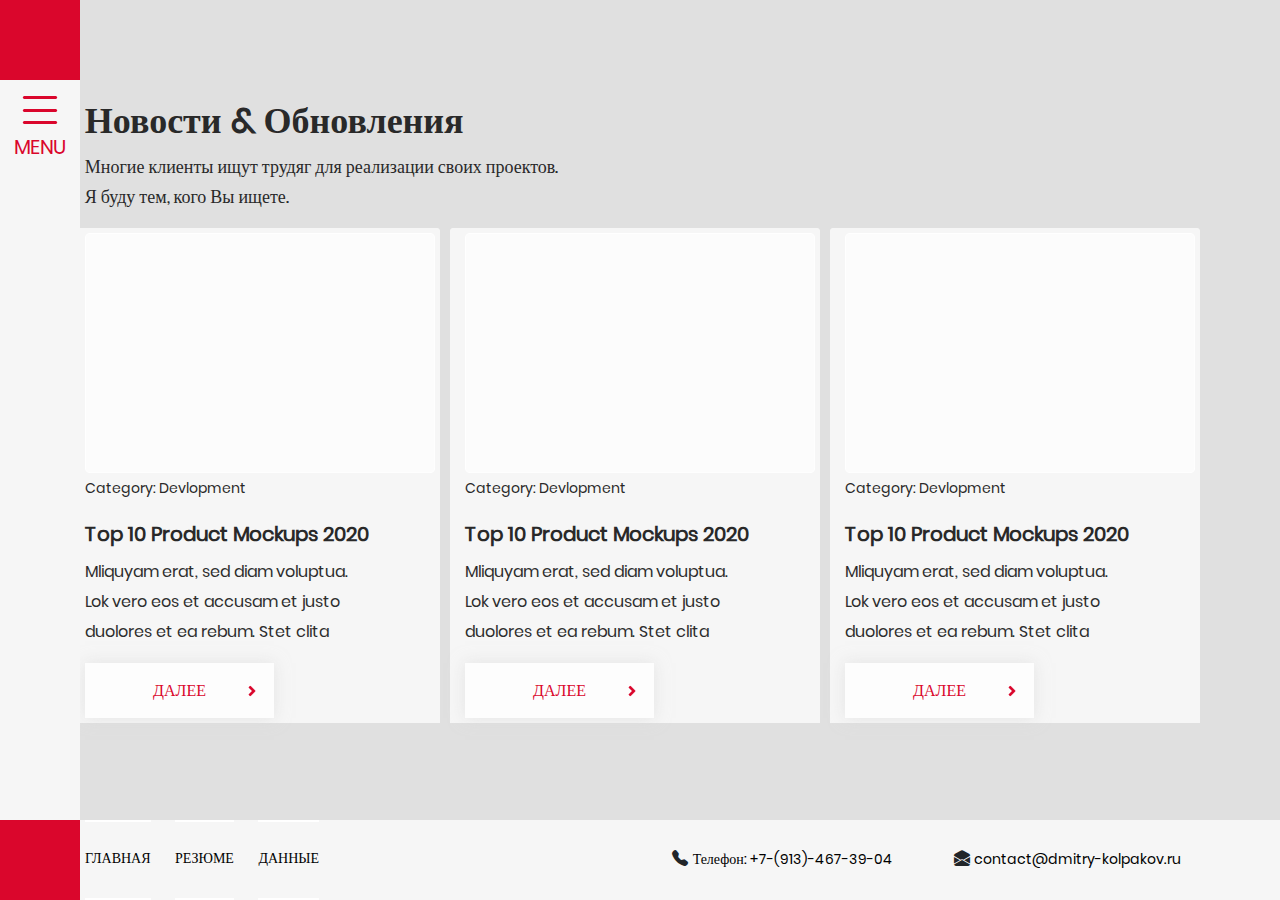
<file: portfolio/blog2.html>
<!DOCTYPE html>
<html lang="en">
<head>
    <meta charset="UTF-8">
    <title>blog</title>
    <script src="https://ajax.googleapis.com/ajax/libs/jquery/3.6.0/jquery.min.js"></script>
    <script src="https://cdnjs.cloudflare.com/ajax/libs/popper.js/1.12.9/umd/popper.min.js">

    </script>
    <script src="js/bootstrap.js"></script>
    <link rel="stylesheet" href="style.css">
    <link rel="stylesheet" href="css/bootstrap.css">
    <link rel="stylesheet" href="https://cdn.jsdelivr.net/npm/bootstrap-icons@1.9.1/font/bootstrap-icons.css">
</head>

<body>

<div class="content home-page">

    <main class="main">
        <div class="container content content-blog">
            <h1 class="title-blog">Новости & Обновления
            </h1>
            <p class="article-blog">Многие клиенты ищут трудяг для реализации своих проектов.
                <br>
                Я буду тем, кого Вы ищете.
            </p>

            <div class="row">

                <div class="col-lg-4 left-blog">
                    <img class="img-blog" src="img/bg.png" alt="">
                    <p class="h1-blogs">Category: Devlopment
                    </p>
                    <h1 class="title-blogs">Top 10 Product Mockups 2020
                    </h1>
                    <p class="article-blogs">Mliquyam erat, sed diam voluptua.
                        <br>
                        Lok vero eos et accusam et justo
                        <br>
                        duolores et ea rebum. Stet clita
                    </p>
                    <button class="button-none-border button-blog button-text-blog" type="submit">

                            ДАЛЕЕ

                    </button>
                </div>

                <div class="col-lg-4 mid-blog">
                    <img class="img-blog" src="img/bg.png" alt="">
                    <p class="h1-blogs">Category: Devlopment
                    </p>
                    <h1 class="title-blogs">Top 10 Product Mockups 2020
                    </h1>
                    <p class="article-blogs">Mliquyam erat, sed diam voluptua.
                        <br>
                        Lok vero eos et accusam et justo
                        <br>
                        duolores et ea rebum. Stet clita
                    </p>
                    <button class="button-none-border button-blog button-text-blog" type="submit">

                        ДАЛЕЕ

                    </button>
                </div>

                <div class="col-lg-4 right-blog">
                    <img class="img-blog" src="img/bg.png" alt="">
                    <p class="h1-blogs">Category: Devlopment
                    </p>
                    <h1 class="title-blogs">Top 10 Product Mockups 2020
                    </h1>
                    <p class="article-blogs">Mliquyam erat, sed diam voluptua.
                        <br>
                        Lok vero eos et accusam et justo
                        <br>
                        duolores et ea rebum. Stet clita
                    </p>
                    <button class="button-none-border button-blog button-text-blog" type="submit">

                            ДАЛЕЕ

                    </button>
                </div>
            </div>
        </div>

        <footer class="container-fluid footer">
            <div class="container height-100">
                <div class="row height-100">
                    <div class="col-lg-6 height-100">
                        <nav class="menu text-left height-100">
                            <a class="item height-100" href="index.html">ГЛАВНАЯ</a>
<!--                            <a class="item height-100" href="portfolio2.html">ПОРТФОЛИО</a>-->
                            <a class="item height-100" href="resume2.html">РЕЗЮМЕ</a>
<!--                            <a class="item height-100" href="blog2.html">БЛОГ</a>-->
                            <a class="item height-100" href="contact.html">ДАННЫЕ</a>
                        </nav>
                    </div>
                    <div class="col-lg-6 height-100">
                        <div class="row height-100">
                            <div class="col-lg-6 footer-items">
                                <i class="bi bi-telephone-fill"></i>
                                <a href="tel:+79134673904" class="phone">
                                    Телефон: +7-(913)-467-39-04
                                </a>
                            </div>

                            <div class="col-lg-6 footer-items">
                                <i class="bi bi-envelope-open-fill"></i>
                                <a href="mailto:contact@dmitry-kolpakov.ru" class="phone">
                                    contact@dmitry-kolpakov.ru
                                </a>
                            </div>
                        </div>
                    </div>
                </div>
            </div>
        </footer>
    </main>

    <aside class="aside">

        <div class="logo">

        </div>
        <button class="button-none-border navbar-toggler"  type="button" data-toggle="collapse" data-target="#side-menu">
            <i class="toggler-i bi bi-list"></i>
            <span class="toggler-i-menu">MENU</span>
        </button>

        <div class="collapse" id="side-menu">
            <div class="menu">
                <a class="menu-aside-item" href="index.html">
                    <i class="bi bi-house-fill"></i>
                </a>

<!--                <a class="menu-aside-item" href="portfolio2.html">-->
<!--                    <i class="bi bi-briefcase-fill"></i>-->
<!--                </a>-->

                <a class="menu-aside-item" href="about%20us2.html">
                    <i class="bi bi-file-earmark-person-fill"></i>
                </a>

                <a class="menu-aside-item" href="contact.html">
                    <i class="bi bi-telephone-fill"></i>
                </a>

            </div>
        </div>

        <div class="logo-bottom logo">

        </div>
    </aside>

</div>

</body>

</html>
</file>
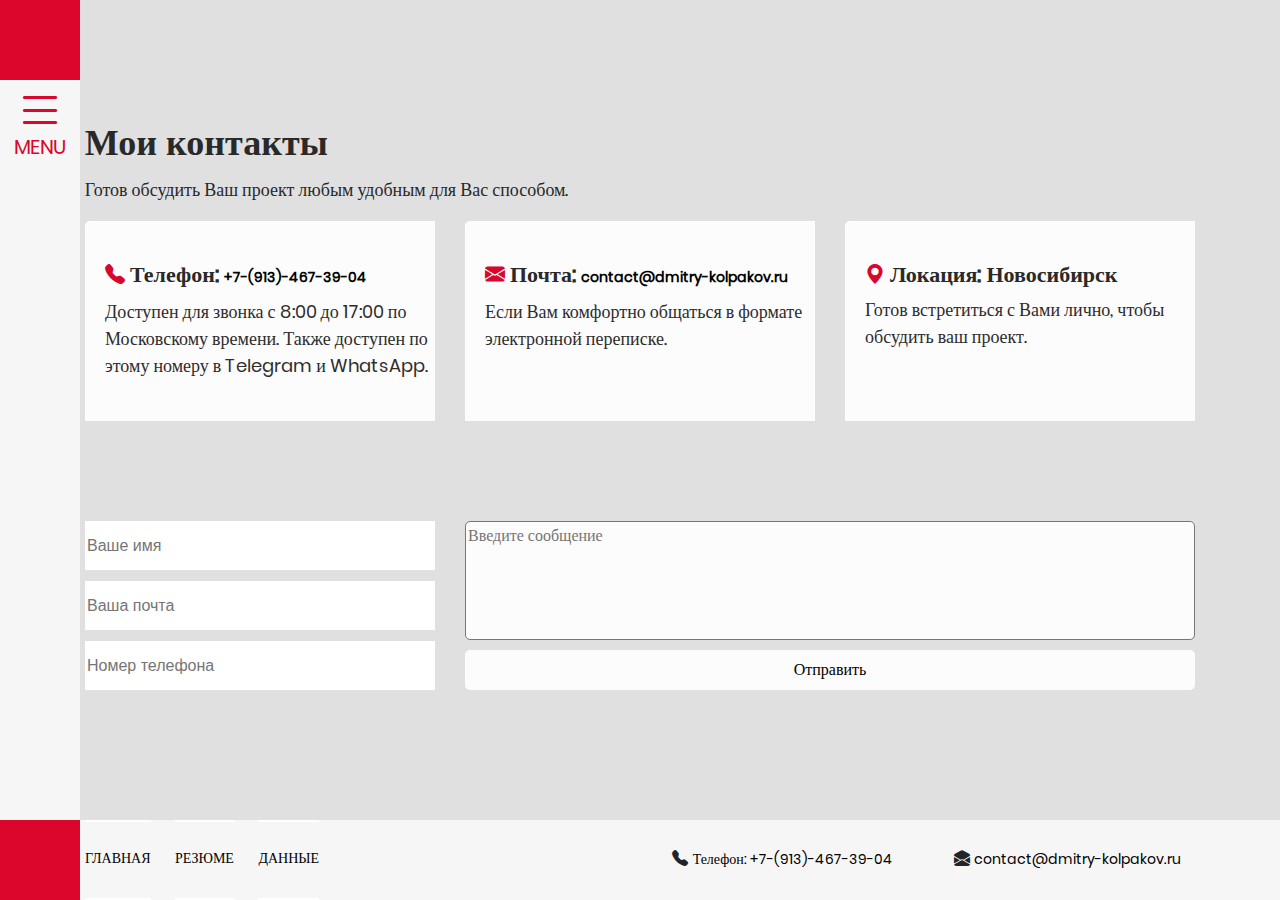
<file: portfolio/contact.html>
<!DOCTYPE html>
<html lang="en">
<head>
    <meta charset="UTF-8">
    <title>Дмитрий Колпаков - Портфолио</title>
    <script src="https://ajax.googleapis.com/ajax/libs/jquery/3.6.0/jquery.min.js"></script>
    <script src="https://cdnjs.cloudflare.com/ajax/libs/popper.js/1.12.9/umd/popper.min.js">

    </script>
    <script src="js/bootstrap.js"></script>
    <link rel="stylesheet" href="style.css">
    <link rel="stylesheet" href="css/bootstrap.css">
    <link rel="stylesheet" href="https://cdn.jsdelivr.net/npm/bootstrap-icons@1.9.1/font/bootstrap-icons.css">
</head>

<body>

<div class="content home-page">

    <main class="main">

        <div class="container content content-contact">

            <h1 class="title-contact">Мои контакты</h1>
            <p class="article-contact">Готов обсудить Ваш проект любым удобным для Вас способом.
            </p>

            <div class="row first-block-contact-form">

                <!--            1block-->
                <div class="col-lg-4 contact text-center">

                    <div class="first-block-contact">
                        <h1 class="title-contact-left-block"><i class="icone-contact-page bi bi-telephone-fill"></i>
                            Телефон:
                            <a href="tel:+79134673904" class="phone item-contact">
                                +7-(913)-467-39-04
                            </a>
                        </h1>
                        <p class="article-contacts">Доступен для звонка с 8:00 до 17:00 по Московскому времени.
                            Также доступен по этому номеру в Telegram и WhatsApp.
                        </p>
                    </div>
                </div>


                <!--            2block-->
                <div class="col-lg-4 contact text-center">
                    <div class="first-block-contact-second-part">
                        <h1 class="title-contact-left-block"><i class="icone-contact-page bi bi-envelope-fill"></i>
                            Почта:
                            <a href="mailto:contact@dmitry-kolpakov.ru" class="phone item-contact">
                                contact@dmitry-kolpakov.ru
                            </a>
                        </h1>
                        <p class="article-contacts">Если Вам комфортно общаться в формате электронной переписке.
                        </p>
                    </div>
                </div>

                <!--            3block-->
                <div class="col-lg-4 contact text-center">
                    <div class="first-block-contact-third-part">

                        <h1 class="title-contact-left-block"><i class="icone-contact-page bi bi-geo-alt-fill"></i>
                            Локация: Новосибирск
                        </h1>
                        <p class="article-contacts">Готов встретиться с Вами лично, чтобы обсудить ваш проект.
                        </p>
                    </div>
                </div>
            </div>

            <div class="row second-block-contact-form">
                <div class="col-lg-4">
                    <div class="second-blocks-contact">
                        <div class="input-blog">
                            <input class="input input-text" type="search" placeholder="Ваше имя">
                            <input class="input input-text" type="search" placeholder="Ваша почта">
                            <input class="input input-text" type="search" placeholder="Номер телефона">
                        </div>
                    </div>
                </div>

                <div class="col-lg-8">
                    <div class="second-blocks-contact">
                        <div class="text-area-blog">
                            <textarea class="text-area" placeholder="Введите сообщение" name="" id="" cols="30" rows="3"></textarea>
                            <button class="button-none-border button-contact button-contact-text">Отправить</button>
                        </div>
                    </div>
                </div>

            </div>

        </div>

        <footer class="container-fluid footer">
            <div class="container height-100">
                <div class="row height-100">
                    <div class="col-lg-6 footer-menu height-100">
                        <nav class="menu text-left height-100">
                            <a class="item height-100" href="index.html">ГЛАВНАЯ</a>
                            <!--                            <a class="item height-100" href="portfolio2.html">ПОРТФОЛИО</a>-->
                            <a class="item height-100" href="about%20us2.html">РЕЗЮМЕ</a>
                            <!--                            <a class="item height-100" href="blog2.html">БЛОГ</a>-->
                            <a class="item height-100" href="contact.html">ДАННЫЕ</a>
                        </nav>
                    </div>
                    <div class="col-lg-6 height-100">
                        <div class="row height-100">
                            <div class="col-sm-6 footer-items">
                                <i class="bi bi-telephone-fill"></i>
                                <a href="tel:+79134673904" class="phone item-footer-mobile">
                                    Телефон: +7-(913)-467-39-04
                                </a>
                            </div>

                            <div class="col-sm-6 footer-items">
                                <i class="bi bi-envelope-open-fill"></i>
                                <a href="mailto:contact@dmitry-kolpakov.ru" class="phone item-footer-mobile">
                                    contact@dmitry-kolpakov.ru
                                </a>
                            </div>
                        </div>
                    </div>
                </div>
            </div>
        </footer>
    </main>


    <aside class="aside">

        <div class="logo">

        </div>
        <button class="button-none-border navbar-toggler"  type="button" data-toggle="collapse" data-target="#side-menu">
            <i class="toggler-i bi bi-list"></i>
            <span class="toggler-i-menu">MENU</span>
        </button>

        <div class="collapse" id="side-menu">
            <div class="menu">
                <a class="menu-aside-item" href="index.html">
                    <i class="bi bi-house-fill"></i>
                </a>

<!--                <a class="menu-aside-item" href="portfolio2.html">-->
<!--                    <i class="bi bi-briefcase-fill"></i>-->
<!--                </a>-->

                <a class="menu-aside-item" href="about%20us2.html">
                    <i class="bi bi-file-earmark-person-fill"></i>
                </a>

                <a class="menu-aside-item" href="contact.html">
                    <i class="bi bi-telephone-fill"></i>
                </a>

            </div>
        </div>

        <div class="logo-bottom logo">

        </div>
    </aside>

</div>

</body>

</html>
</file>
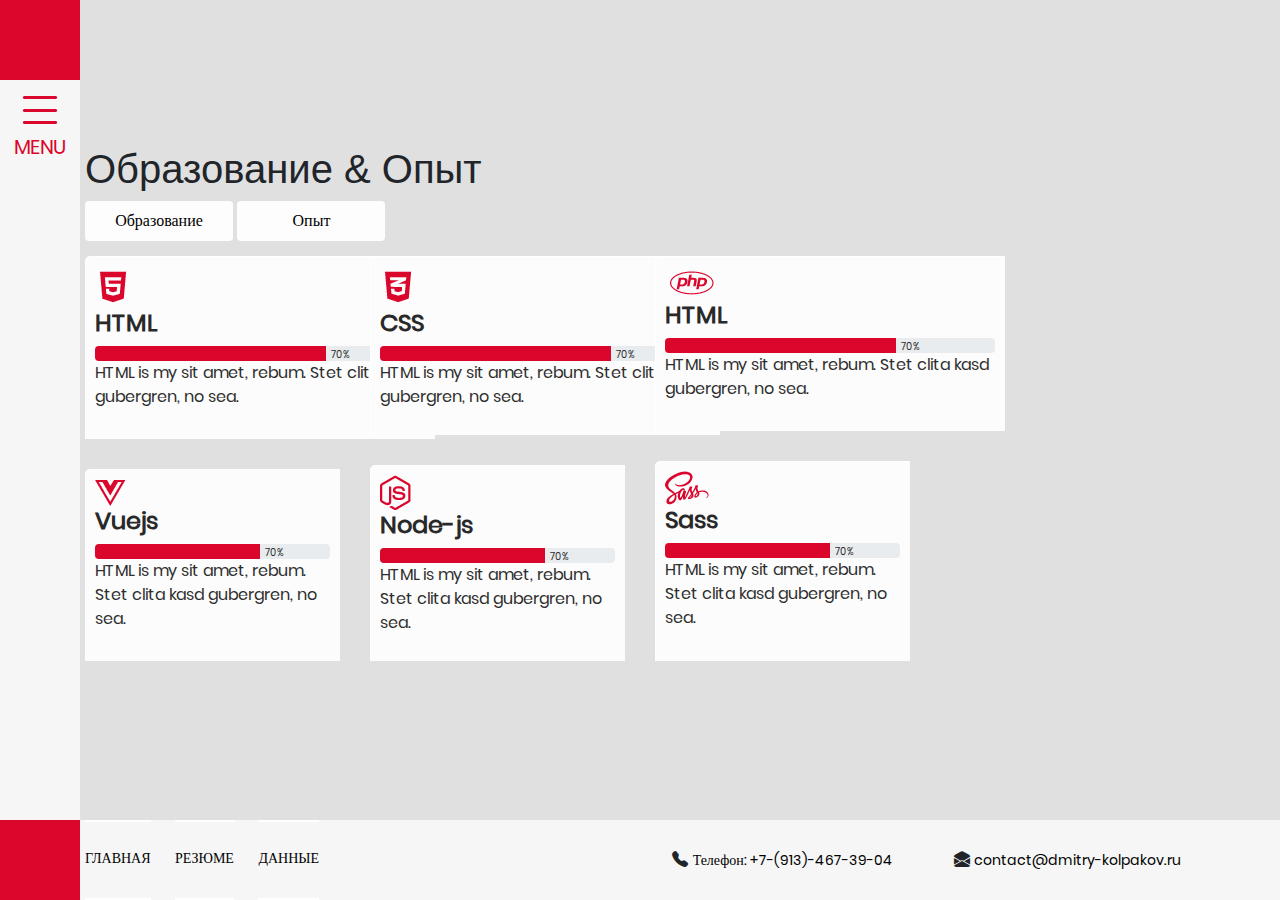
<file: portfolio/resume2.html>
<!DOCTYPE html>
<html lang="en">
<head>
    <meta charset="UTF-8">
    <title>resume</title>
    <script src="https://ajax.googleapis.com/ajax/libs/jquery/3.6.0/jquery.min.js"></script>
    <script src="https://cdnjs.cloudflare.com/ajax/libs/popper.js/1.12.9/umd/popper.min.js">

    </script>
    <script src="js/bootstrap.js"></script>
    <link rel="stylesheet" href="style.css">
    <link rel="stylesheet" href="css/bootstrap.css">
    <link rel="stylesheet" href="https://cdn.jsdelivr.net/npm/bootstrap-icons@1.9.1/font/bootstrap-icons.css">
</head>

<body>

<div class="content home-page">

    <main class="main">
        <div class="container content content-resume">
            <h1 class="title">Образование & Опыт</h1>
            <div class="button-block-resume">
                <button class="button-none-border button-resume button-resume-text" type="submit">Образование</button>
                <button class="button-none-border button-resume button-resume-text" type="submit">Опыт</button>
            </div>
            <div class="row">

                <!--1block-->
                <div class="col-lg-3 resume text-center">
                    <div class="first-block-resume">
                        <img class="img-resume" src="img/html.png" alt="">
                        <h1 class="title-resume">HTML
                        </h1>
                        <div class="progress">
                            <div class="progress-resume" role="progressbar" aria-valuenow="60" aria-valuemin="0" aria-valuemax="100" style="width: 70%;">
                            </div>
                            <span class="show">70%</span>
                        </div>
                        <p class="article-resume">HTML is my sit amet, rebum. Stet clita  kasd gubergren, no sea.
                        </p>
                    </div>

                    <div class="second-block-resume">
                        <img  src="img/vue.png" alt="">
                        <h1 class="title-resume">Vuejs
                        </h1>
                        <div class="progress">
                            <div class="progress-resume" role="progressbar" aria-valuenow="60" aria-valuemin="0" aria-valuemax="100" style="width: 70%;">
                            </div>
                            <span class="show">70%</span>
                        </div>
                        <p class="article-resume">HTML is my sit amet, rebum. Stet clita  kasd gubergren, no sea.

                        </p>
                    </div>
                </div>

                <!--2block-->
                <div class="col-lg-3 resume text-center">
                    <div class="first-block-resume">
                        <img class="img-resume" src="img/css.png" alt="">
                        <h1 class="title-resume">CSS
                        </h1>
                        <div class="progress">
                            <div class="progress-resume" role="progressbar" aria-valuenow="60" aria-valuemin="0" aria-valuemax="100" style="width: 70%;">
                            </div>
                            <span class="show">70%</span>
                        </div>
                        <p class="article-resume">HTML is my sit amet, rebum. Stet clita  kasd gubergren, no sea.
                        </p>
                    </div>

                    <div class="second-block-resume">
                        <img  src="img/js.png" alt="">
                        <h1 class="title-resume">Node-js
                        </h1>
                        <div class="progress">
                            <div class="progress-resume" role="progressbar" aria-valuenow="60" aria-valuemin="0" aria-valuemax="100" style="width: 70%;">
                            </div>
                            <span class="show">70%</span>
                        </div>
                        <p class="article-resume">HTML is my sit amet, rebum. Stet clita  kasd gubergren, no sea.

                        </p>
                    </div>
                </div>

                <!--3block-->
                <div class="col-lg-3 resume text-center">
                    <div class="first-block-resume">
                        <img class="img-resume" src="img/php.png" alt="">
                        <h1 class="title-resume">HTML
                        </h1>
                        <div class="progress">
                            <div class="progress-resume" role="progressbar" aria-valuenow="60" aria-valuemin="0" aria-valuemax="100" style="width: 70%;">
                            </div>
                            <span class="show">70%</span>
                        </div>
                        <p class="article-resume">HTML is my sit amet, rebum. Stet clita  kasd gubergren, no sea.
                        </p>
                    </div>

                    <div class="second-block-resume">
                        <img  src="img/sas.png" alt="">
                        <h1 class="title-resume">Sass
                        </h1>
                        <div class="progress">
                            <div class="progress-resume" role="progressbar" aria-valuenow="60" aria-valuemin="0" aria-valuemax="100" style="width: 70%;">
                            </div>
                            <span class="show">70%</span>
                        </div>
                        <p class="article-resume">HTML is my sit amet, rebum. Stet clita  kasd gubergren, no sea.

                        </p>
                    </div>
                </div>
            </div>
        </div>

        <footer class="container-fluid footer">
            <div class="container height-100">
                <div class="row height-100">
                    <div class="col-lg-6 height-100">
                        <nav class="menu text-left height-100">
                            <a class="item height-100" href="index.html">ГЛАВНАЯ</a>
<!--                            <a class="item height-100" href="portfolio2.html">ПОРТФОЛИО</a>-->
                            <a class="item height-100" href="resume2.html">РЕЗЮМЕ</a>
<!--                            <a class="item height-100" href="blog2.html">БЛОГ</a>-->
                            <a class="item height-100" href="contact.html">ДАННЫЕ</a>
                        </nav>
                    </div>
                    <div class="col-lg-6 height-100">
                        <div class="row height-100">
                            <div class="col-lg-6 footer-items">
                                <i class="bi bi-telephone-fill"></i>
                                <a href="tel:+79134673904" class="phone">
                                    Телефон: +7-(913)-467-39-04
                                </a>
                            </div>

                            <div class="col-lg-6 footer-items">
                                <i class="bi bi-envelope-open-fill"></i>
                                <a href="mailto:contact@dmitry-kolpakov.ru" class="phone">
                                    contact@dmitry-kolpakov.ru
                                </a>
                            </div>
                        </div>
                    </div>
                </div>
            </div>
        </footer>
    </main>

    <aside class="aside">

        <div class="logo">

        </div>
        <button class="button-none-border navbar-toggler"  type="button" data-toggle="collapse" data-target="#side-menu">
            <i class="toggler-i bi bi-list"></i>
            <span class="toggler-i-menu">MENU</span>
        </button>

        <div class="collapse" id="side-menu">
            <div class="menu">
                <a class="menu-aside-item" href="index.html">
                    <i class="bi bi-house-fill"></i>
                </a>

<!--                <a class="menu-aside-item" href="portfolio2.html">-->
<!--                    <i class="bi bi-briefcase-fill"></i>-->
<!--                </a>-->

                <a class="menu-aside-item" href="about%20us2.html">
                    <i class="bi bi-file-earmark-person-fill"></i>
                </a>

                <a class="menu-aside-item" href="contact.html">
                    <i class="bi bi-telephone-fill"></i>
                </a>

            </div>
        </div>

        <div class="logo-bottom logo">

        </div>
    </aside>

</div>

</body>

</html>
</file>
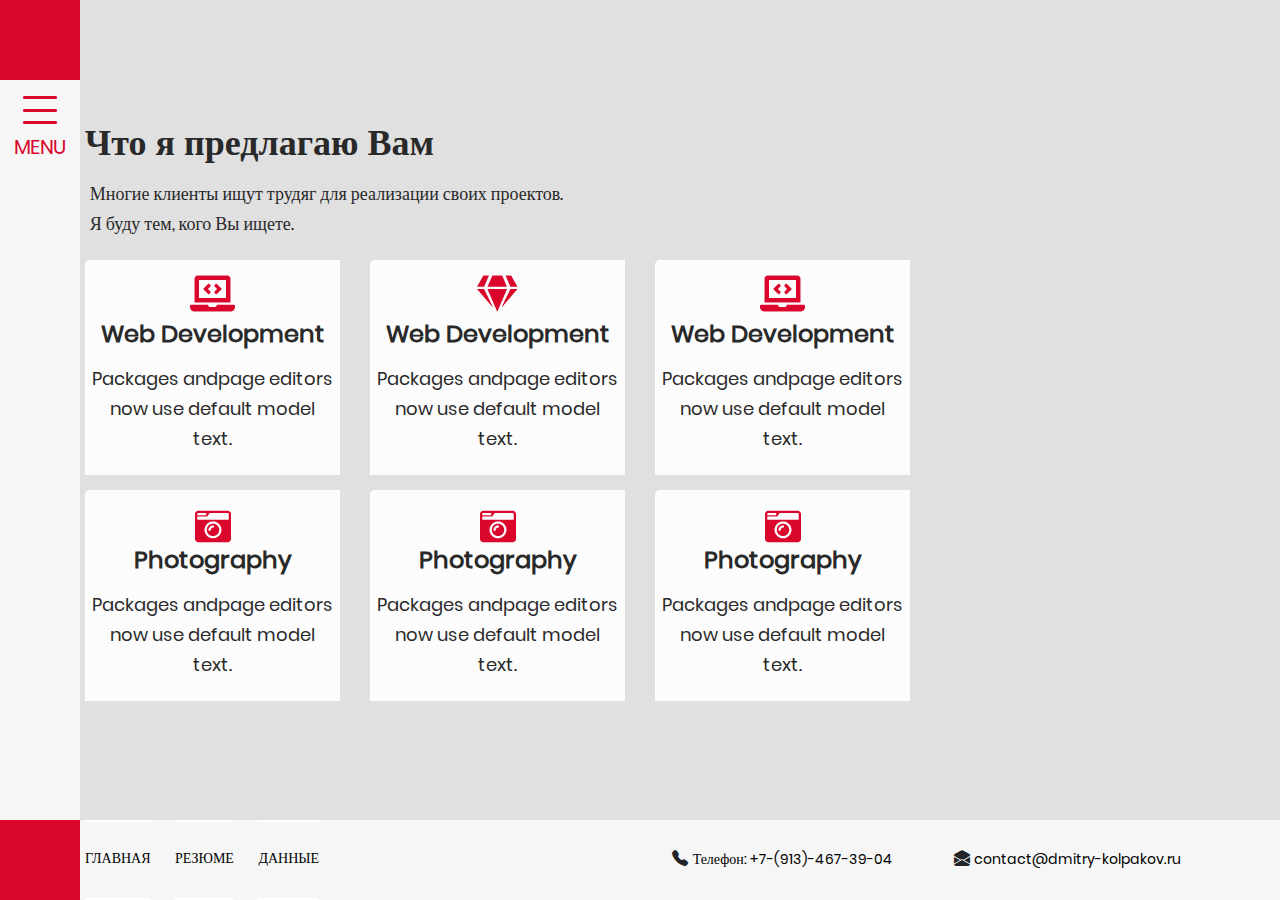
<file: portfolio/services2.html>
<!DOCTYPE html>
<html lang="en">
<head>
    <meta charset="UTF-8">
    <title>services</title>
    <script src="https://ajax.googleapis.com/ajax/libs/jquery/3.6.0/jquery.min.js"></script>
    <script src="https://cdnjs.cloudflare.com/ajax/libs/popper.js/1.12.9/umd/popper.min.js">

    </script>
    <script src="js/bootstrap.js"></script>
    <link rel="stylesheet" href="style.css">
    <link rel="stylesheet" href="css/bootstrap.css">
    <link rel="stylesheet" href="https://cdn.jsdelivr.net/npm/bootstrap-icons@1.9.1/font/bootstrap-icons.css">
</head>

<body>

<div class="content home-page">

    <main class="main">
        <div class="container content content-services">
            <h1 class=" h1-services">Что я предлагаю Вам
            </h1>
            <p class="article-services">Многие клиенты ищут трудяг для реализации своих проектов.
                <br>
                Я буду тем, кого Вы ищете.
            </p>

            <div class="row">
                <div class="col-lg-3 services text-center">
                    <div class="first-left-block-services">
                        <img class="img-services" src="img/lock.png" alt="">
                        <h1 class="title-services">Web Development
                        </h1>
                        <p class="article-services">Packages andpage editors now use default model text.
                        </p>
                    </div>

                    <div class="second-left-block-services">
                        <img  src="img/camera.png" alt="">
                        <h1 class="title-services">Photography
                        </h1>
                        <p class="article-services">Packages andpage editors now use default model text.

                        </p>
                    </div>
                </div>

<!--                2 блок-->
                <div class="col-lg-3 services text-center">
                    <div class="first-left-block-services">
                        <img class="img-services" src="img/dimond.png" alt="">
                        <h1 class="title-services">Web Development
                        </h1>
                        <p class="article-services">Packages andpage editors now use default model text.
                        </p>
                    </div>

                    <div class="second-left-block-services">
                        <img  src="img/camera.png" alt="">
                        <h1 class="title-services">Photography
                        </h1>
                        <p class="article-services">Packages andpage editors now use default model text.

                        </p>
                    </div>
                </div>

<!--                3 блок-->
                <div class="col-lg-3 services text-center">
                    <div class="first-left-block-services">
                        <img class="img-services" src="img/lock.png" alt="">
                        <h1 class="title-services">Web Development
                        </h1>
                        <p class="article-services">Packages andpage editors now use default model text.
                        </p>
                    </div>

                    <div class="second-left-block-services">
                        <img  src="img/camera.png" alt="">
                        <h1 class="title-services">Photography
                        </h1>
                        <p class="article-services">Packages andpage editors now use default model text.

                        </p>
                    </div>
                </div>
            </div>
        </div>


        <footer class="container-fluid footer">
            <div class="container height-100">
                <div class="row height-100">
                    <div class="col-lg-6 height-100">
                        <nav class="menu text-left height-100">
                            <a class="item height-100" href="index.html">ГЛАВНАЯ</a>
<!--                            <a class="item height-100" href="portfolio2.html">ПОРТФОЛИО</a>-->
                            <a class="item height-100" href="resume2.html">РЕЗЮМЕ</a>
<!--                            <a class="item height-100" href="blog2.html">БЛОГ</a>-->
                            <a class="item height-100" href="contact.html">ДАННЫЕ</a>
                        </nav>
                    </div>
                    <div class="col-lg-6 height-100">
                        <div class="row height-100">
                            <div class="col-lg-6 footer-items">
                                <i class="bi bi-telephone-fill"></i>
                                <a href="tel:+79134673904" class="phone">
                                    Телефон: +7-(913)-467-39-04
                                </a>
                            </div>

                            <div class="col-lg-6 footer-items">
                                <i class="bi bi-envelope-open-fill"></i>
                                <a href="mailto:contact@dmitry-kolpakov.ru" class="phone">
                                    contact@dmitry-kolpakov.ru
                                </a>
                            </div>
                        </div>
                    </div>
                </div>
            </div>
        </footer>

    </main>

    <aside class="aside">

        <div class="logo">

        </div>
        <button class="button-none-border navbar-toggler"  type="button" data-toggle="collapse" data-target="#side-menu">
            <i class="toggler-i bi bi-list"></i>
            <span class="toggler-i-menu">MENU</span>
        </button>

        <div class="collapse" id="side-menu">
            <div class="menu">
                <a class="menu-aside-item" href="index.html">
                    <i class="bi bi-house-fill"></i>
                </a>

<!--                <a class="menu-aside-item" href="portfolio2.html">-->
<!--                    <i class="bi bi-briefcase-fill"></i>-->
<!--                </a>-->

                <a class="menu-aside-item" href="about%20us2.html">
                    <i class="bi bi-file-earmark-person-fill"></i>
                </a>

                <a class="menu-aside-item" href="contact.html">
                    <i class="bi bi-telephone-fill"></i>
                </a>

            </div>
        </div>

        <div class="logo-bottom logo">

        </div>
    </aside>

</div>

</body>

</html>
</file>
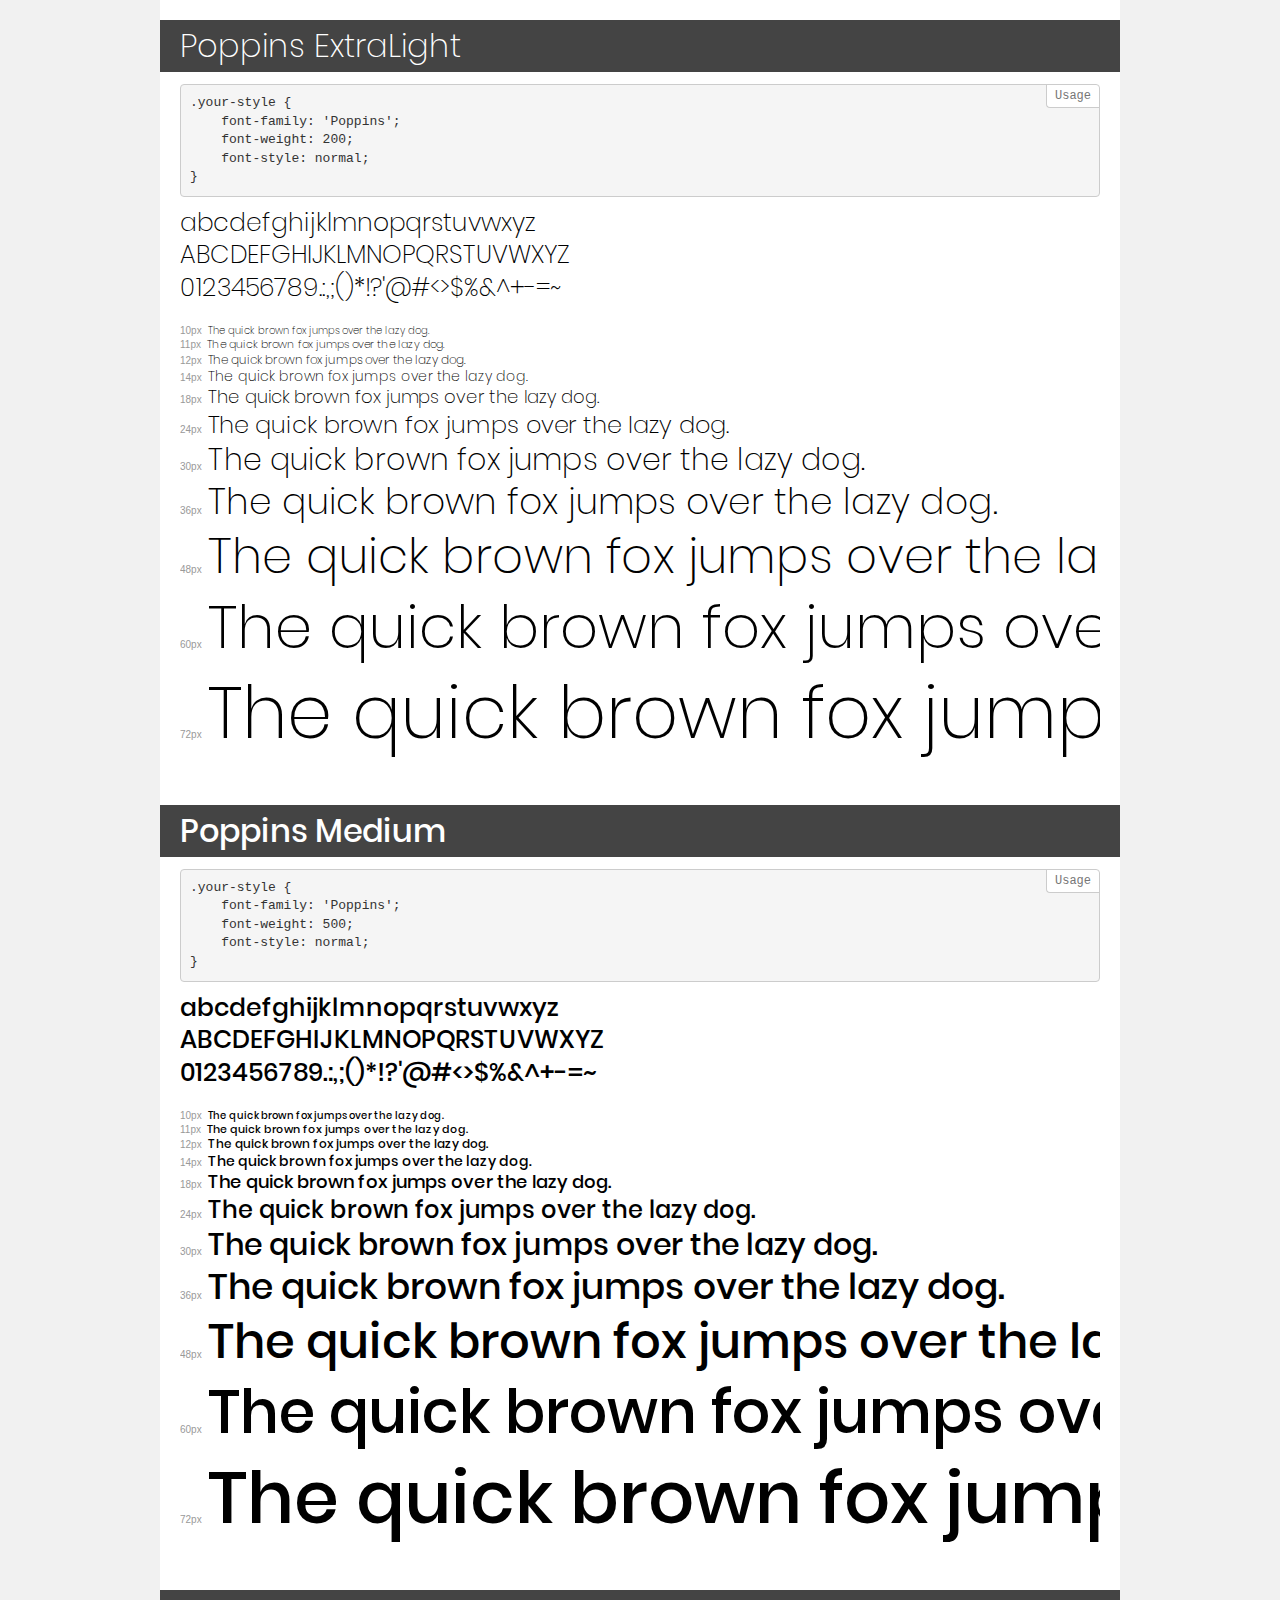
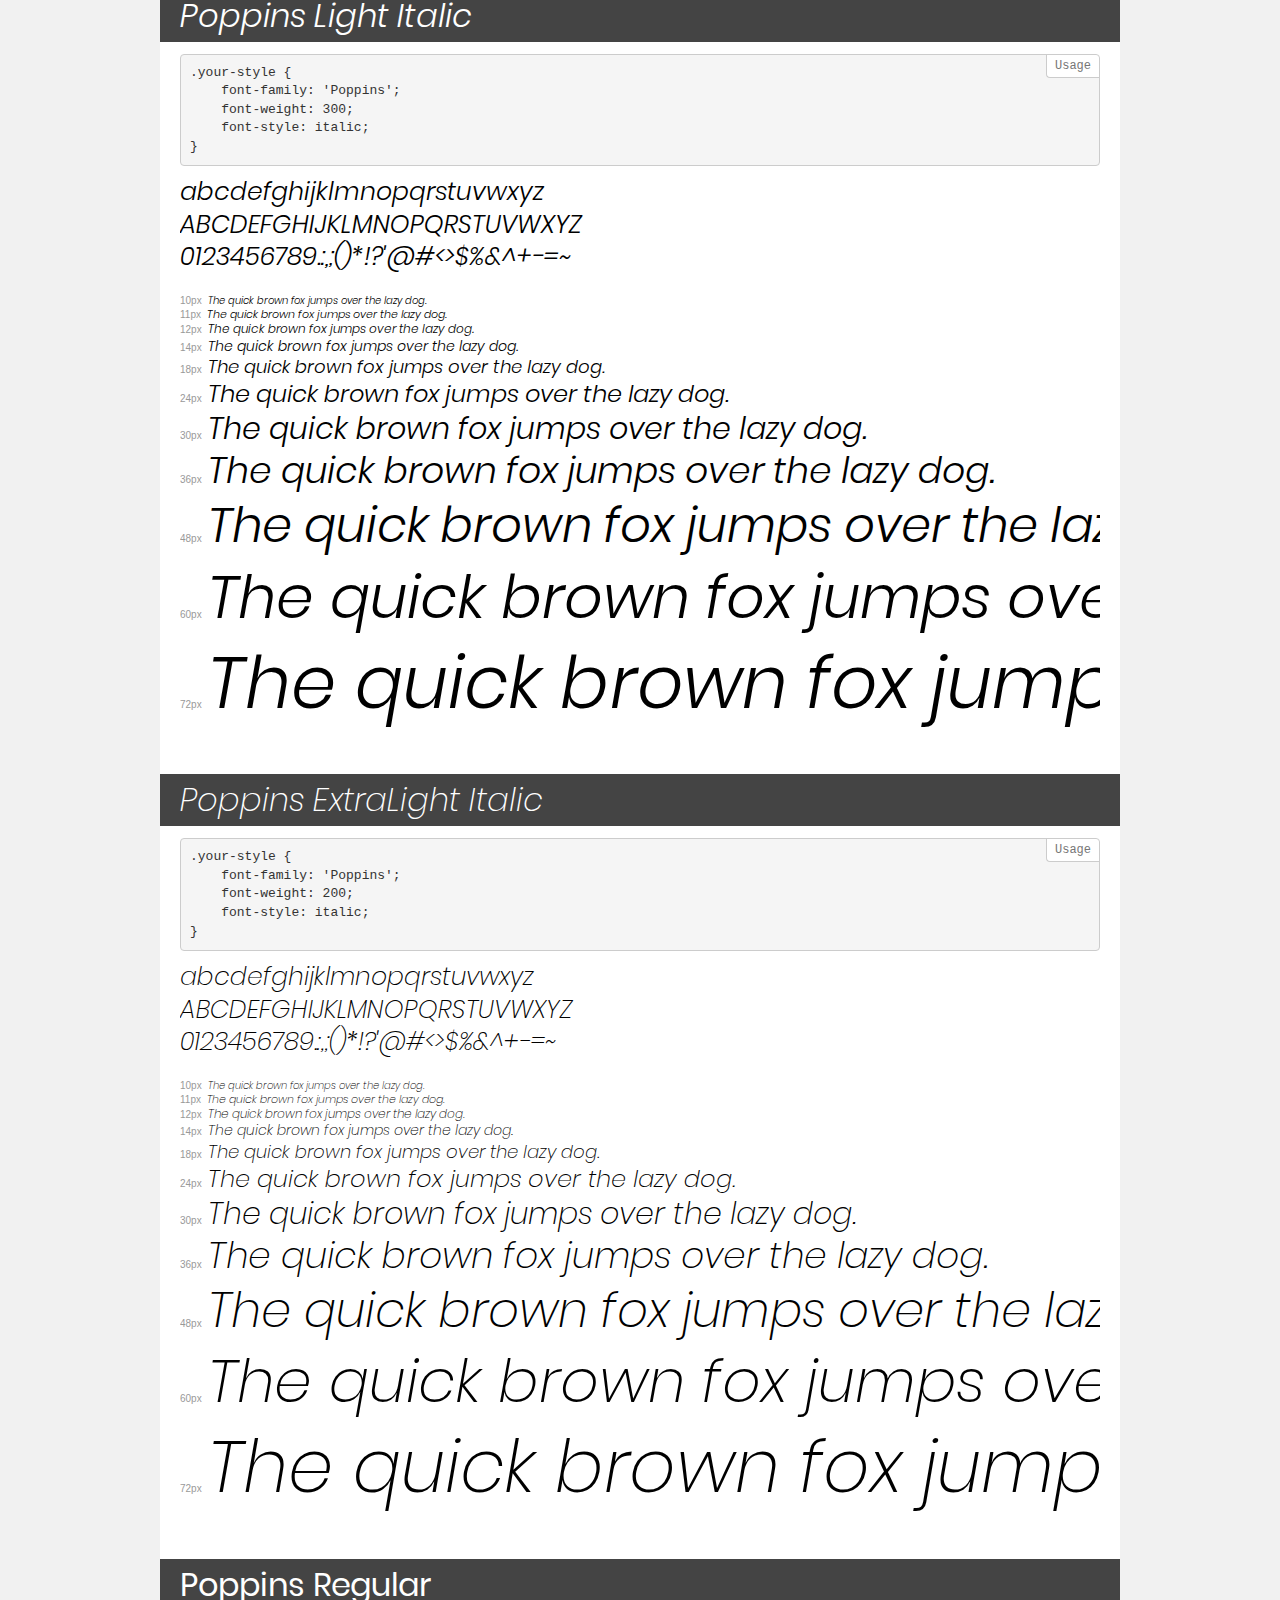
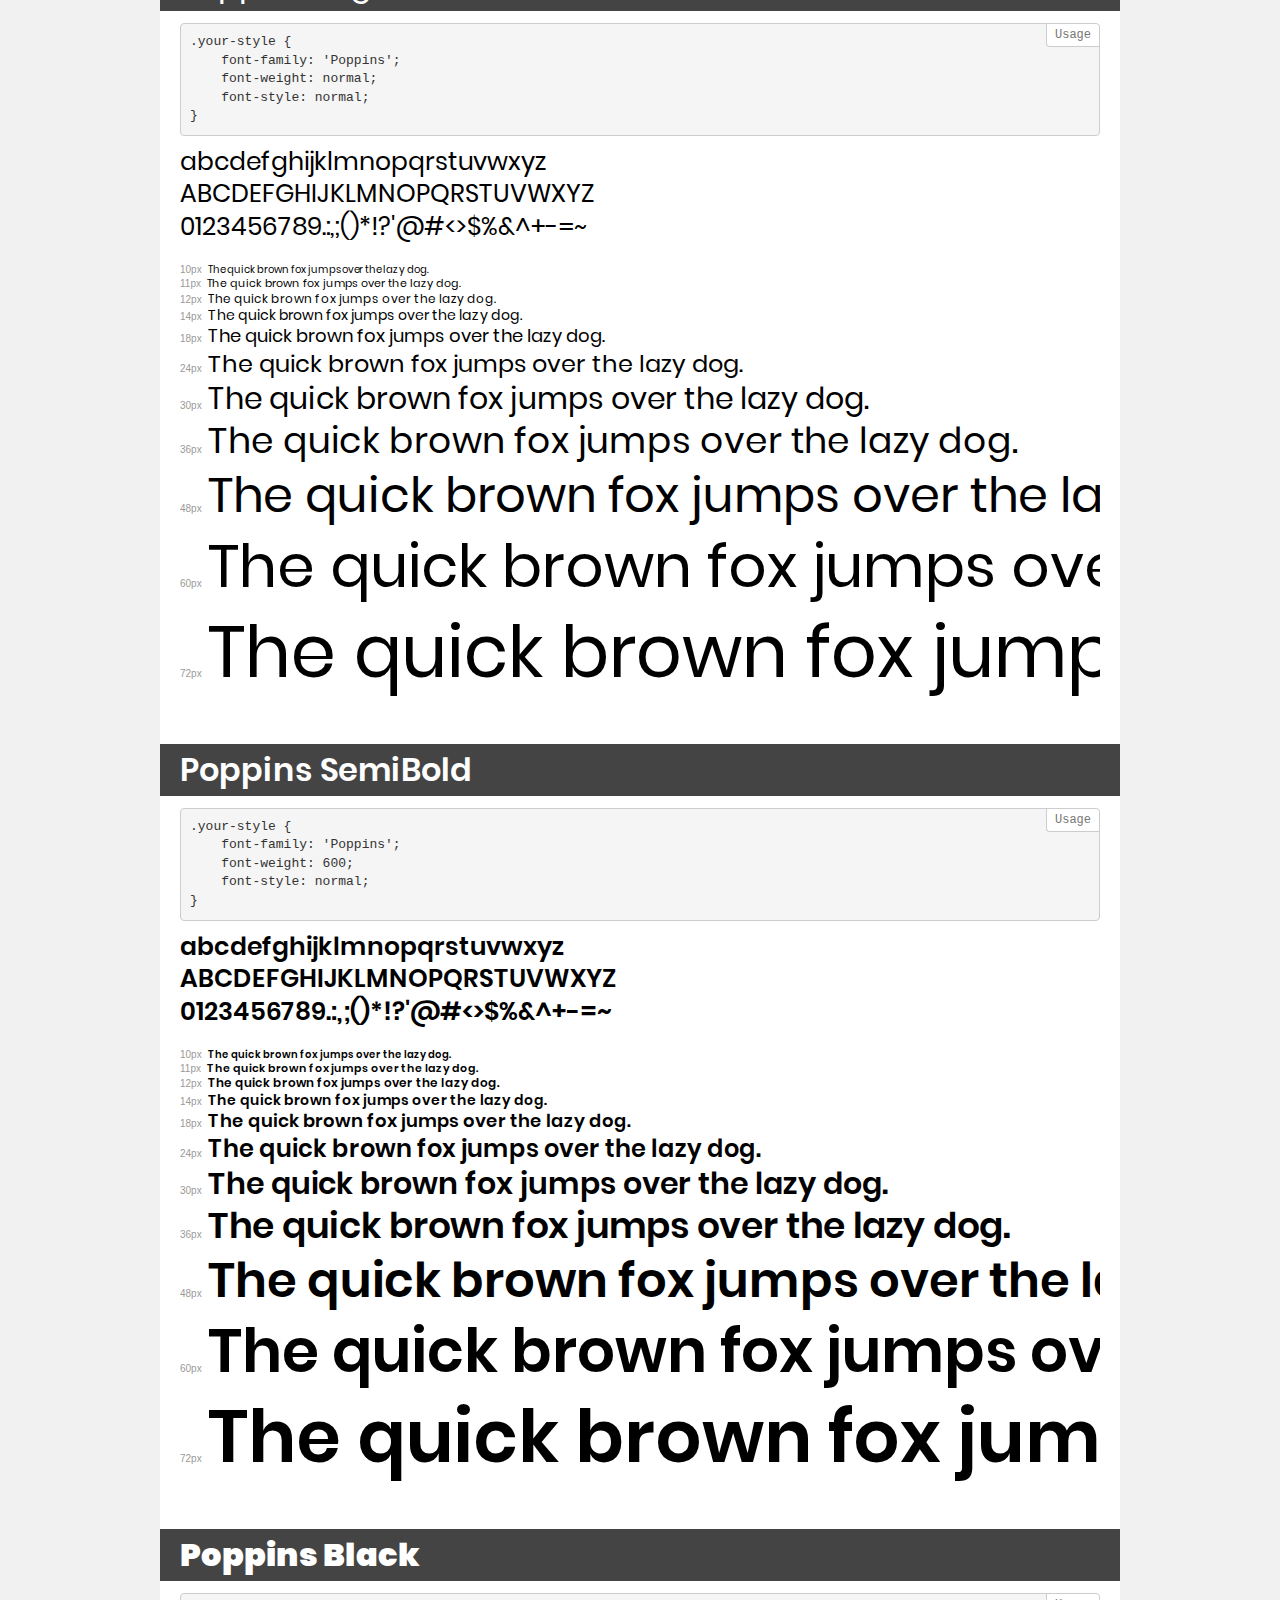
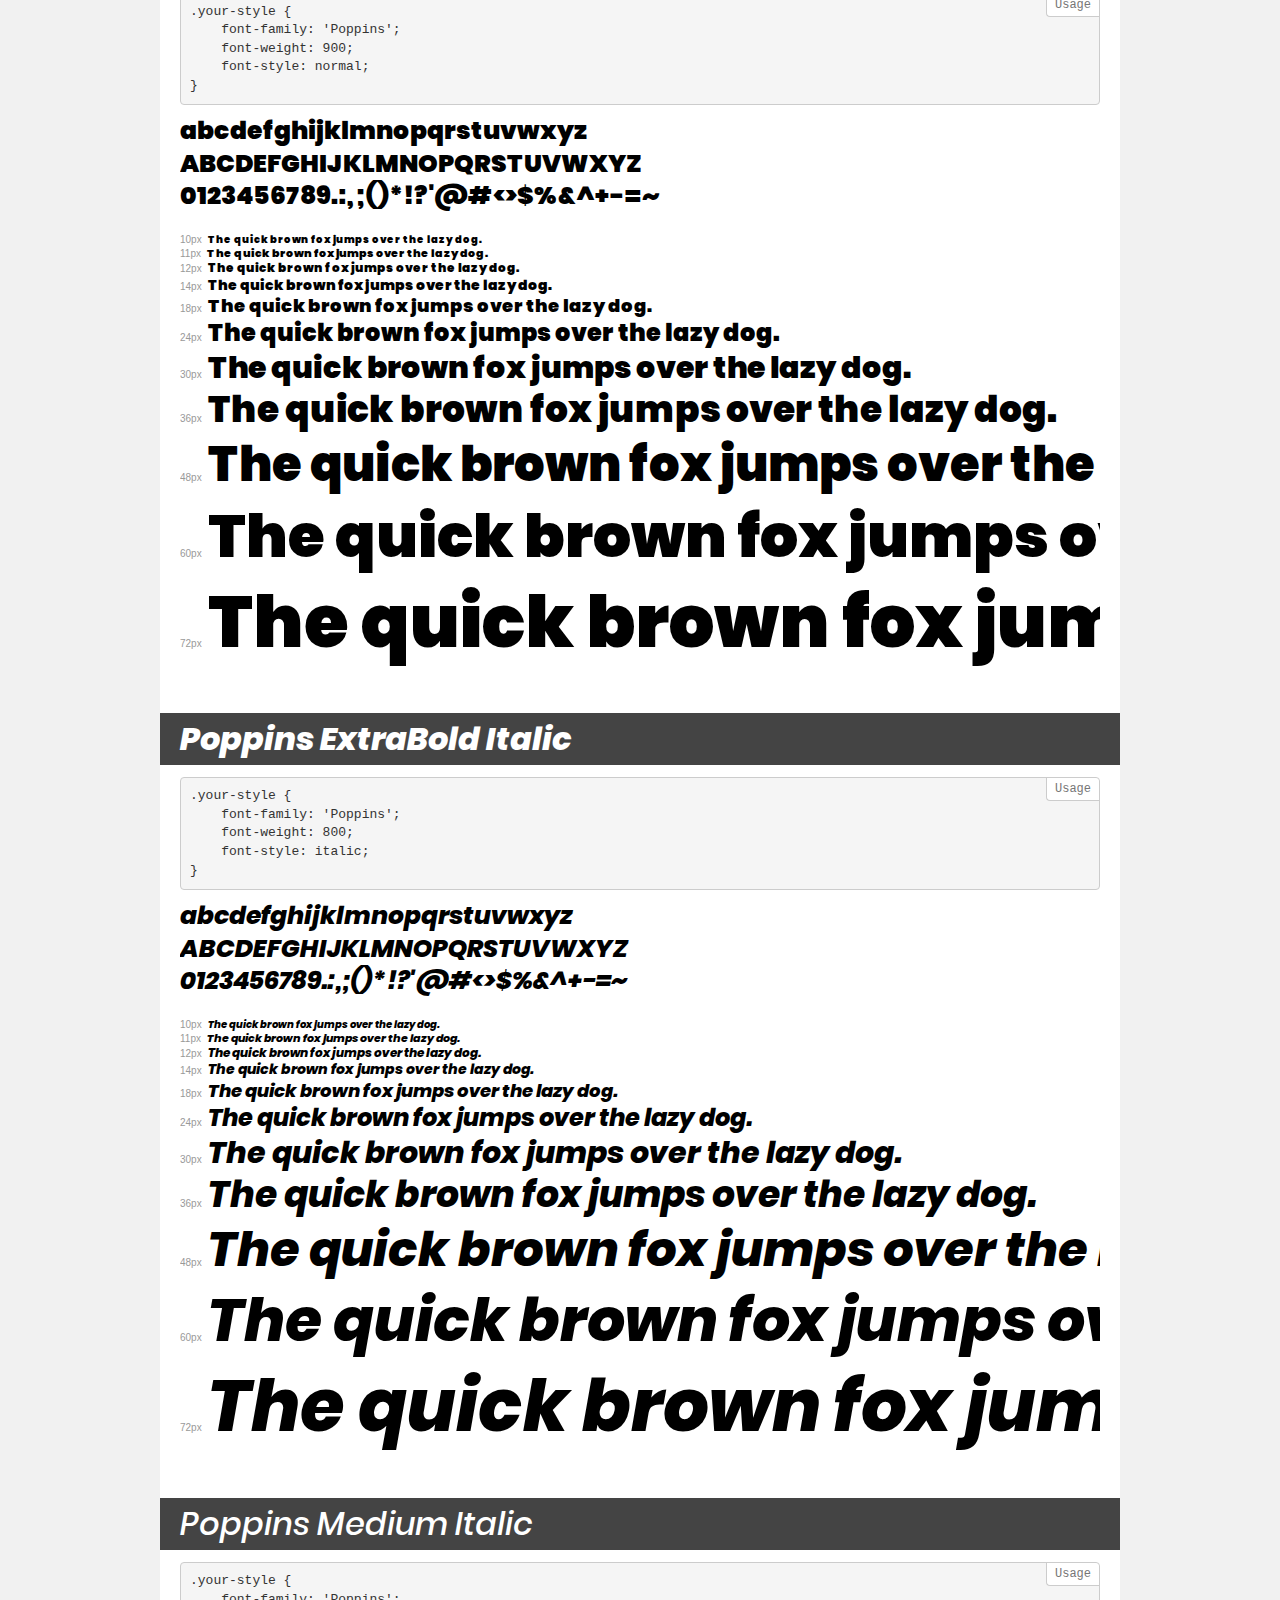
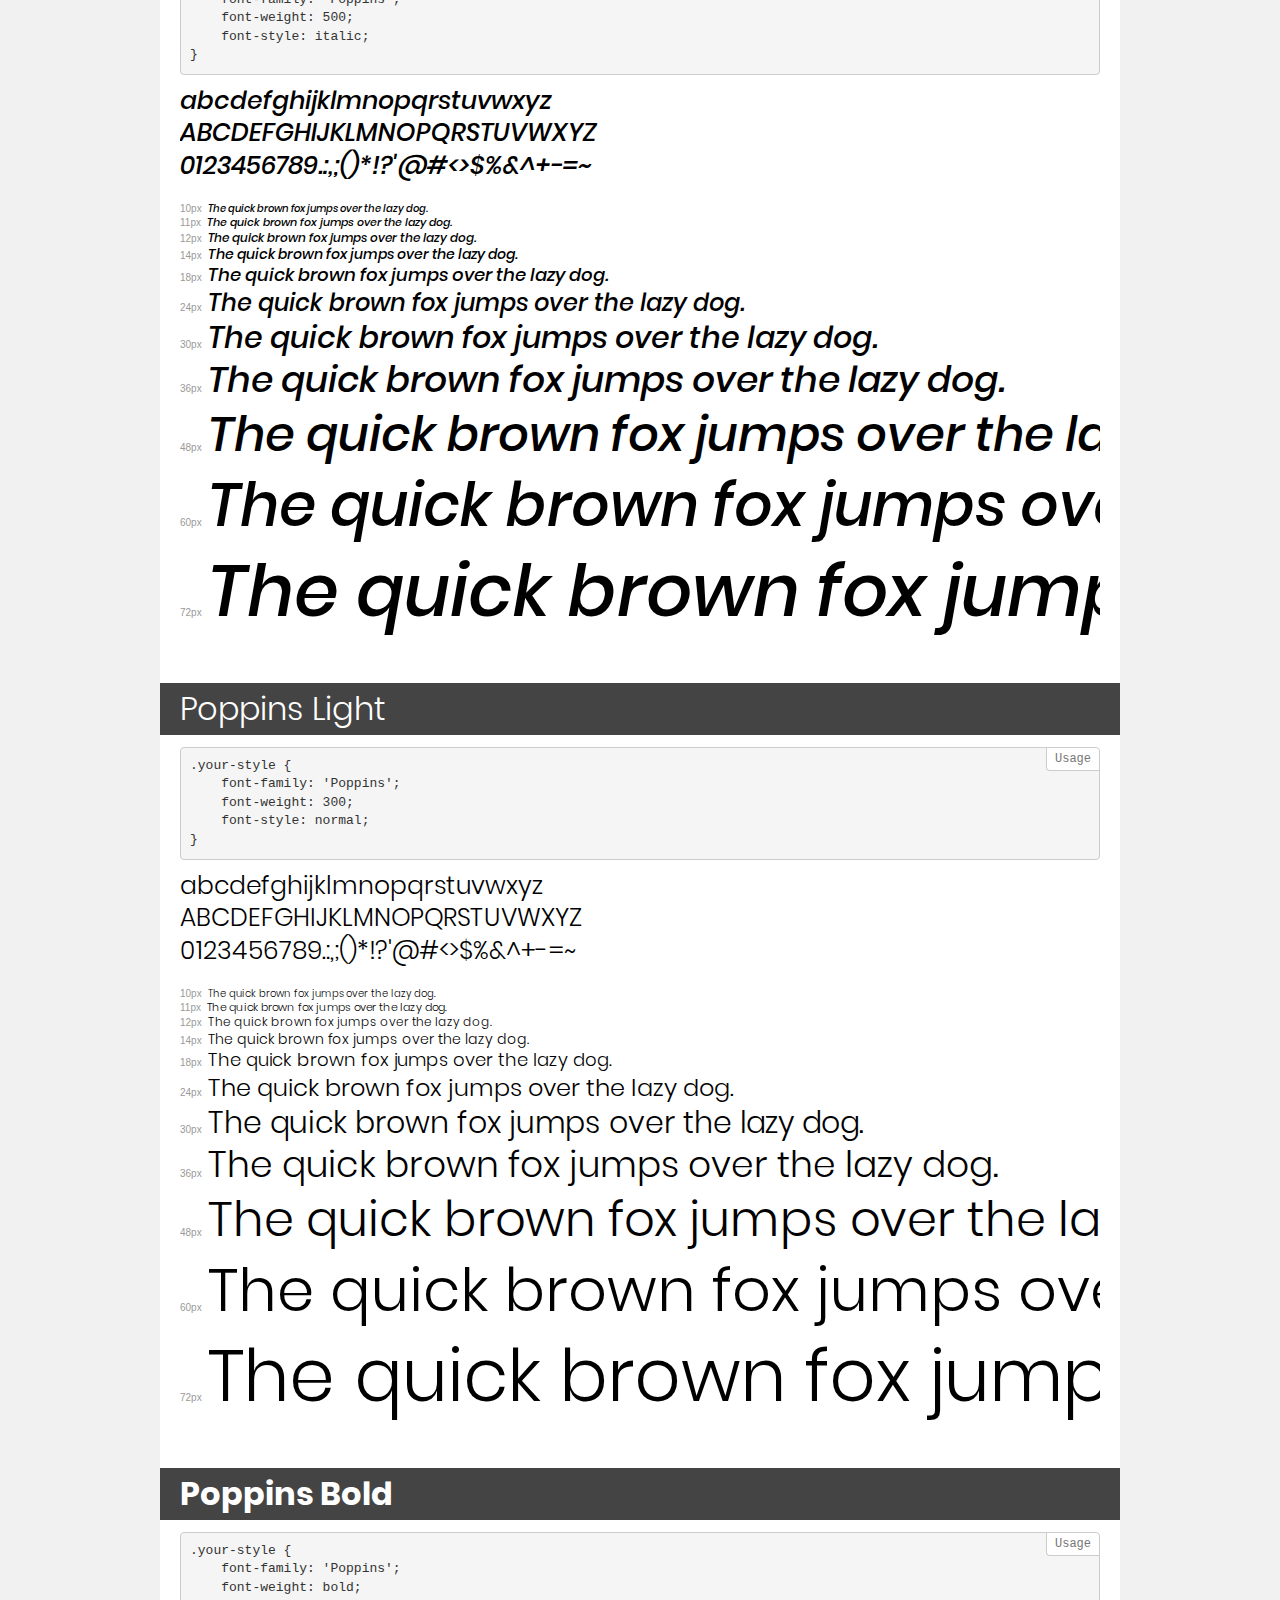
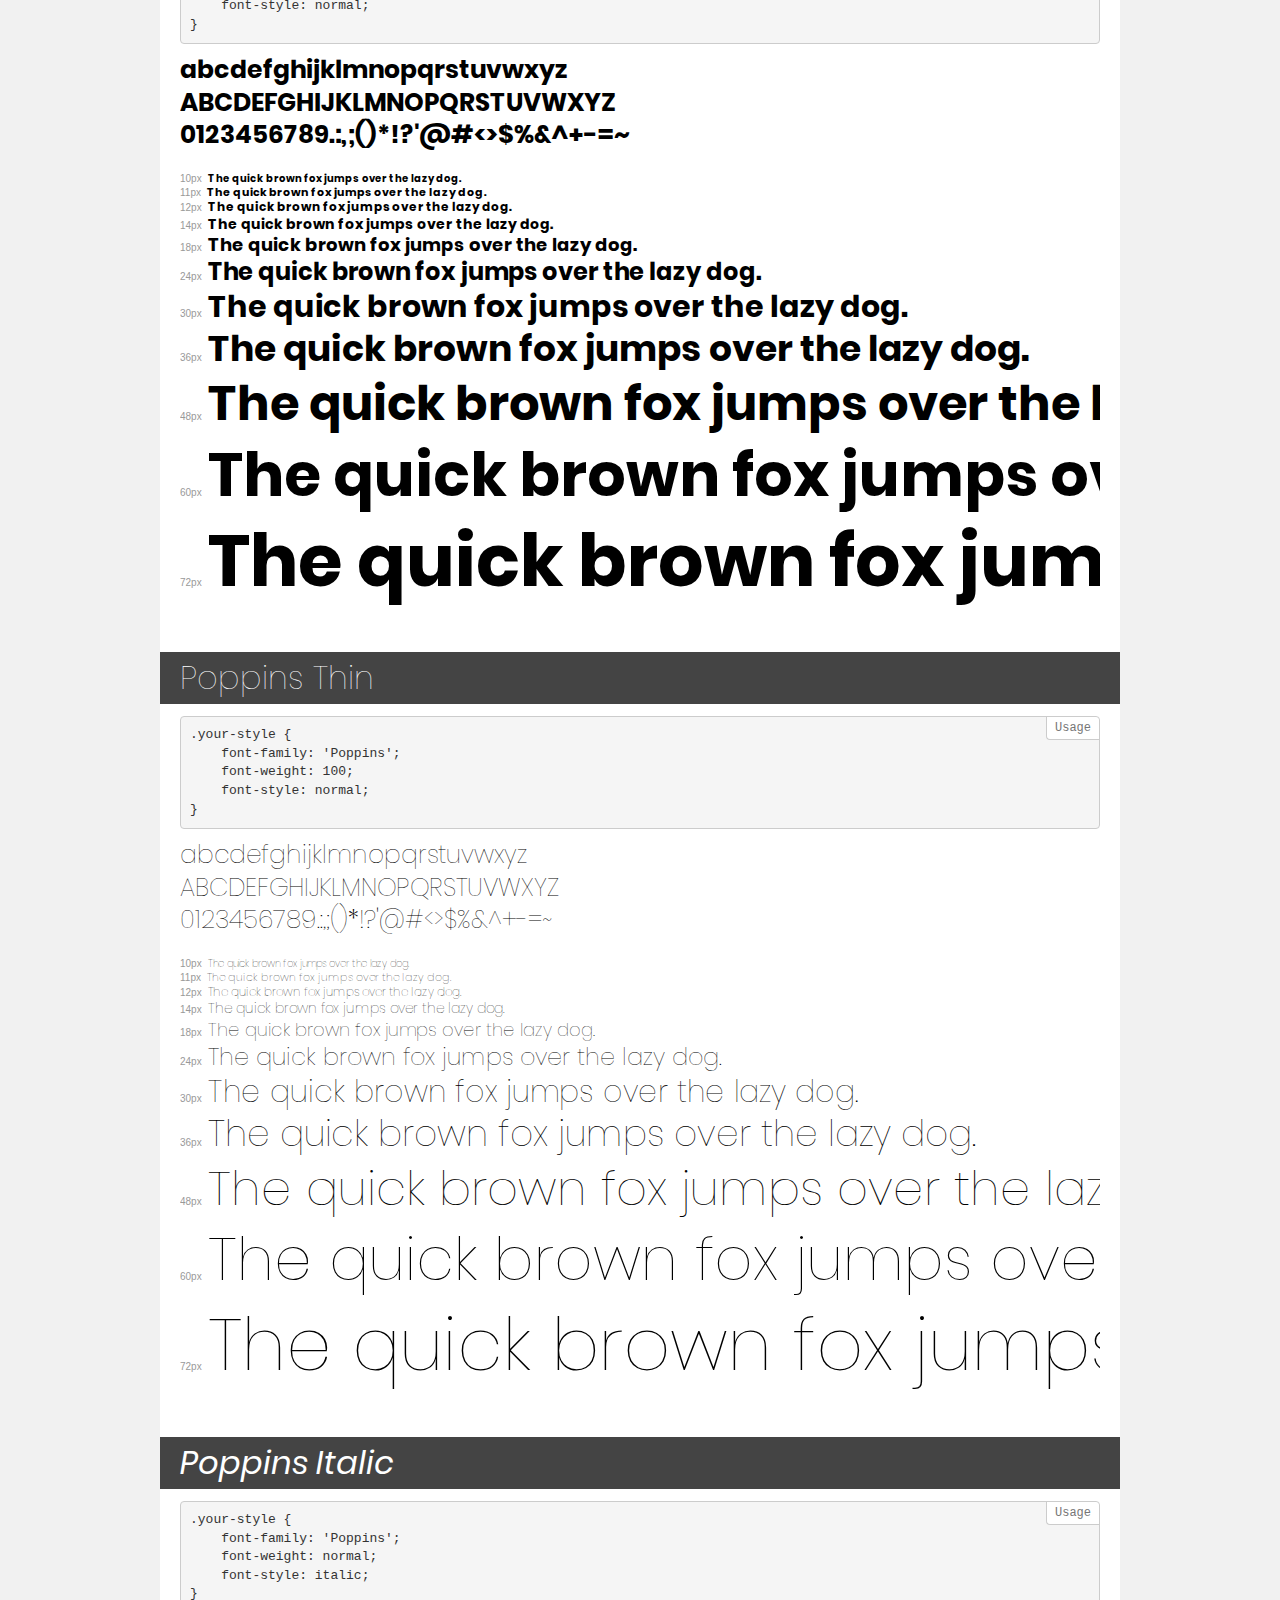
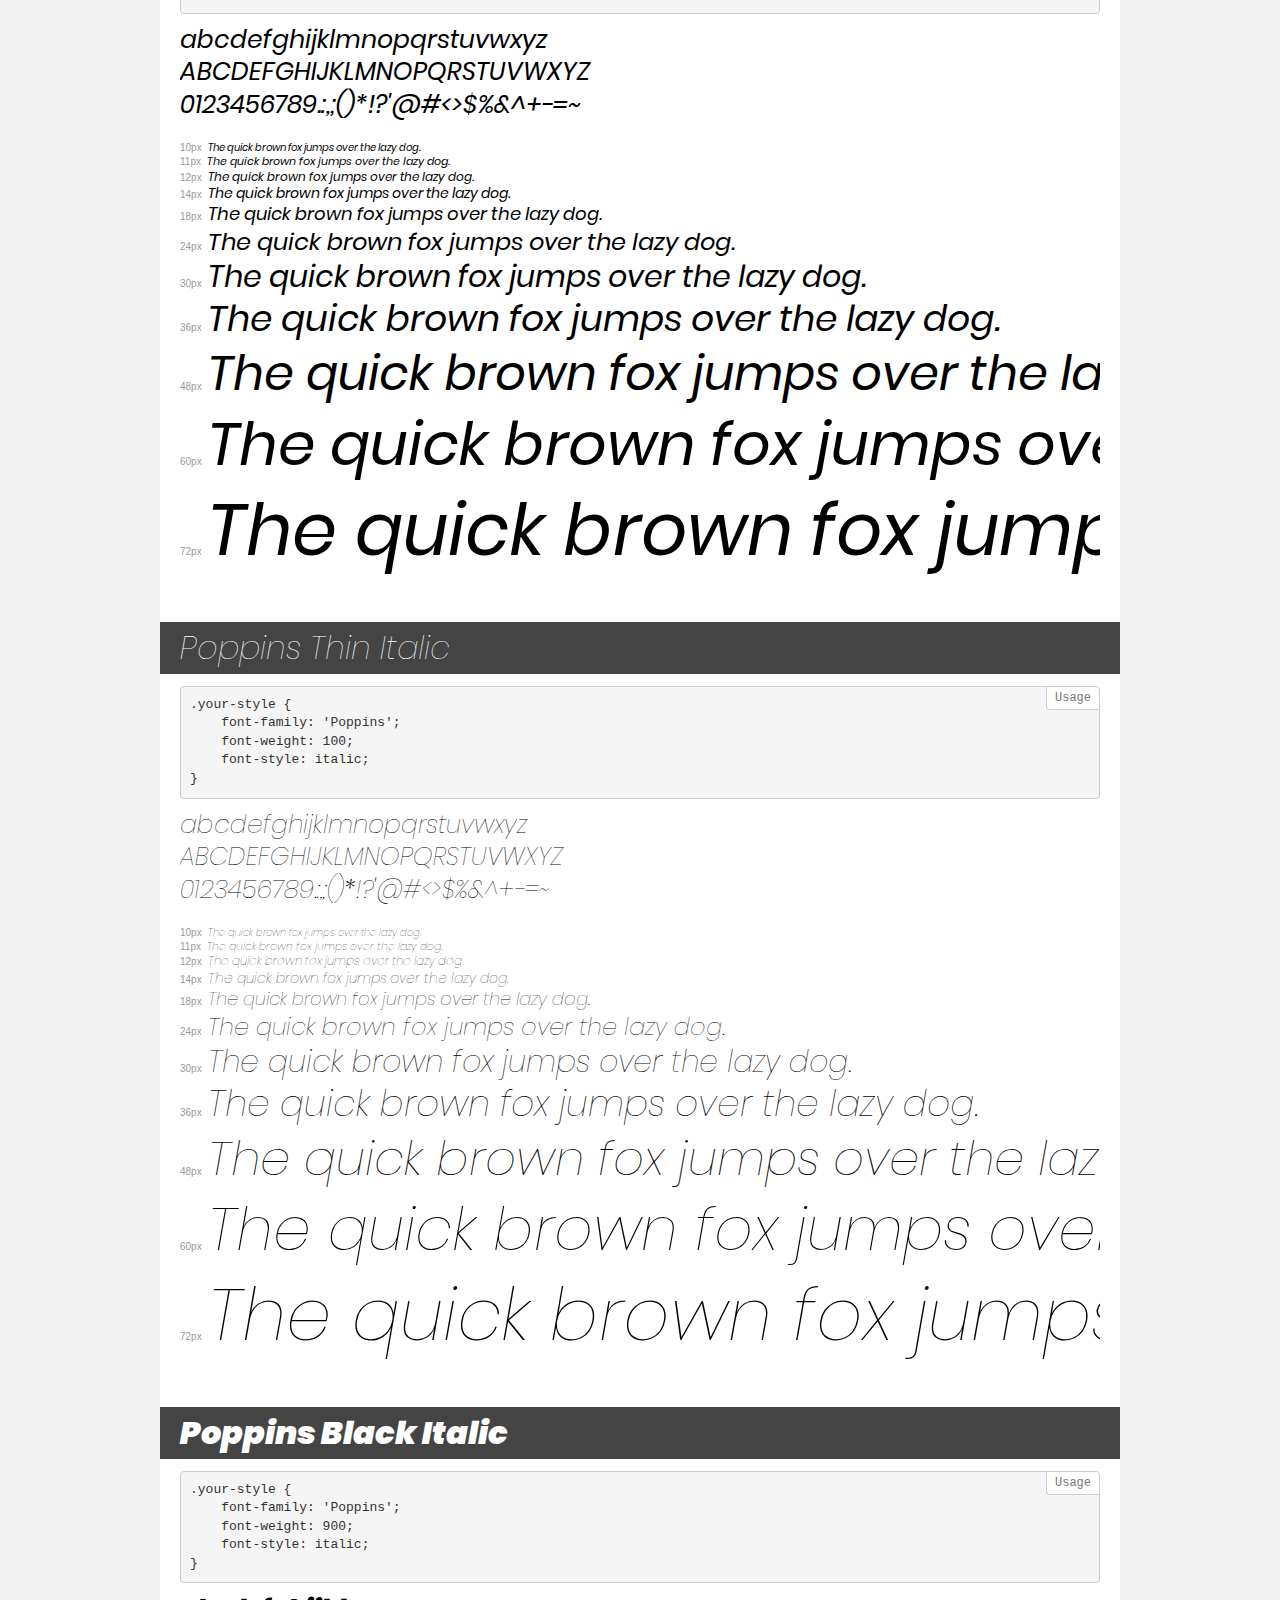
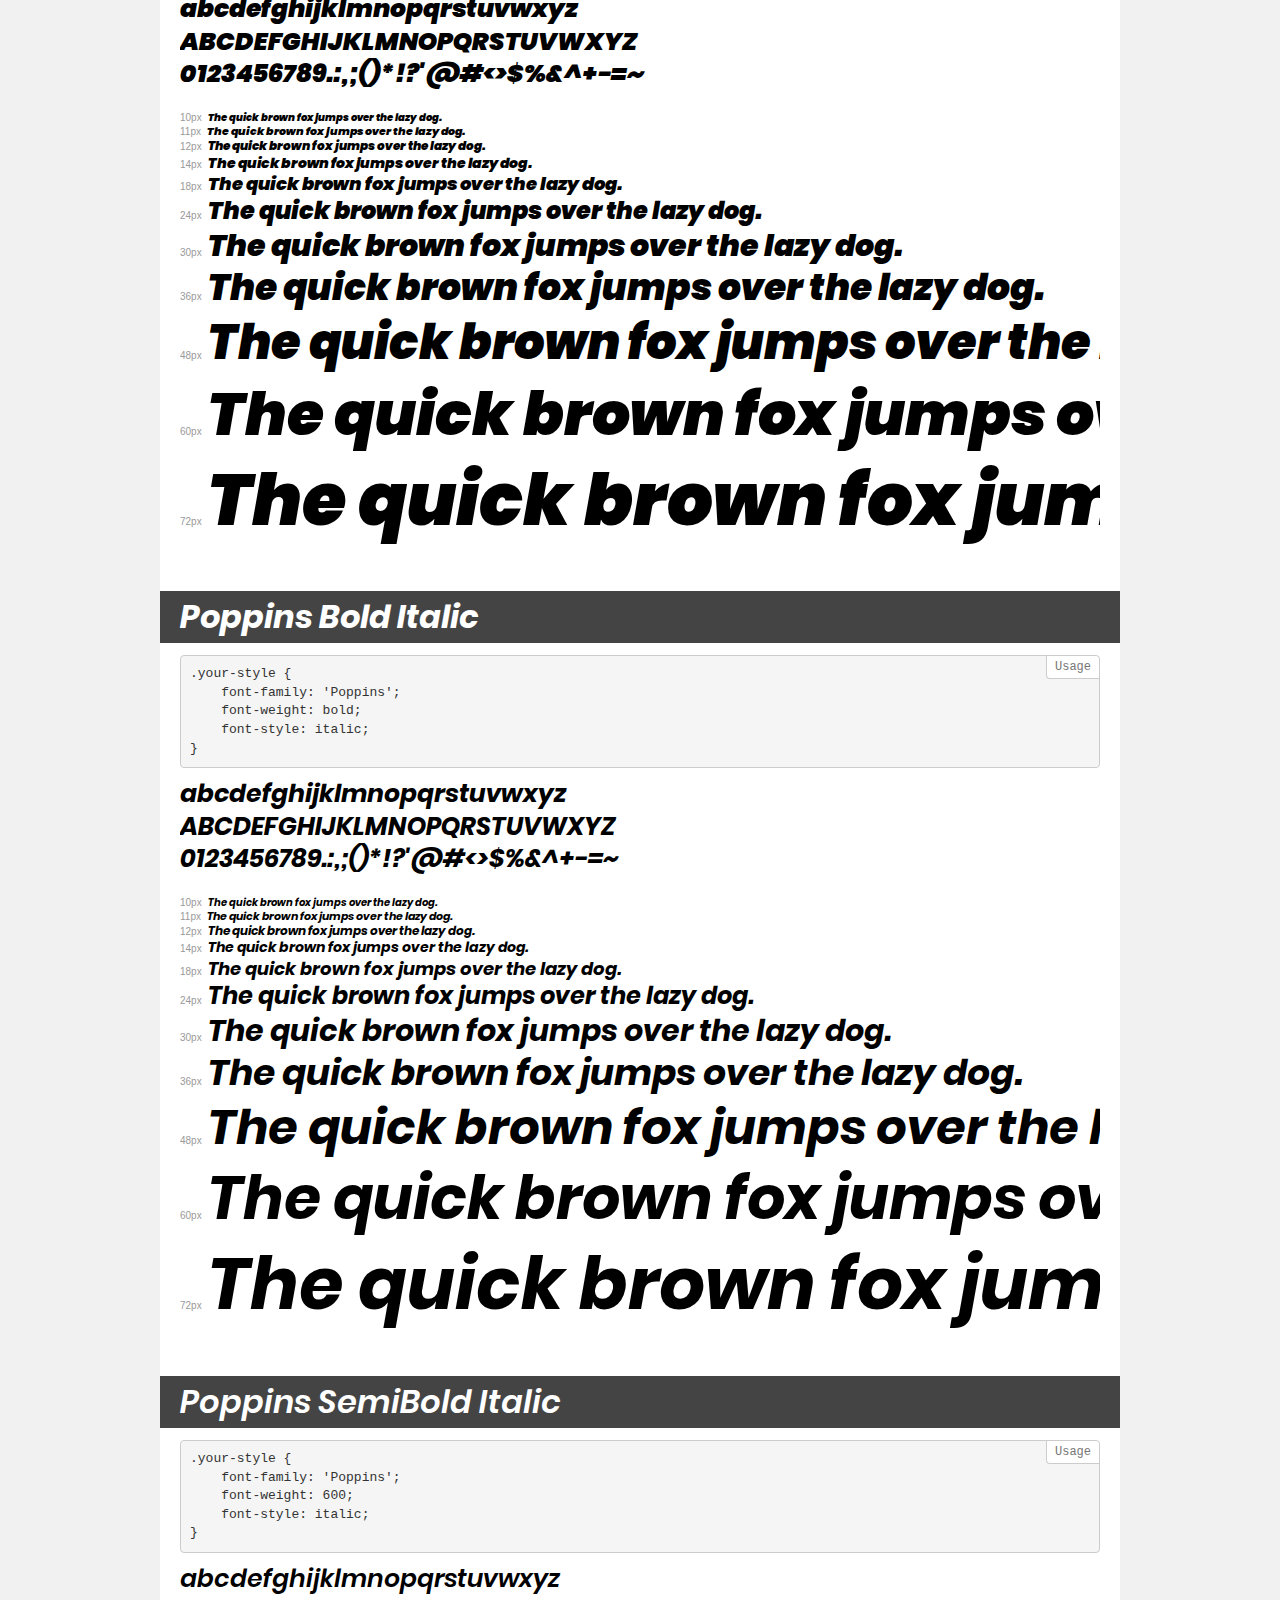
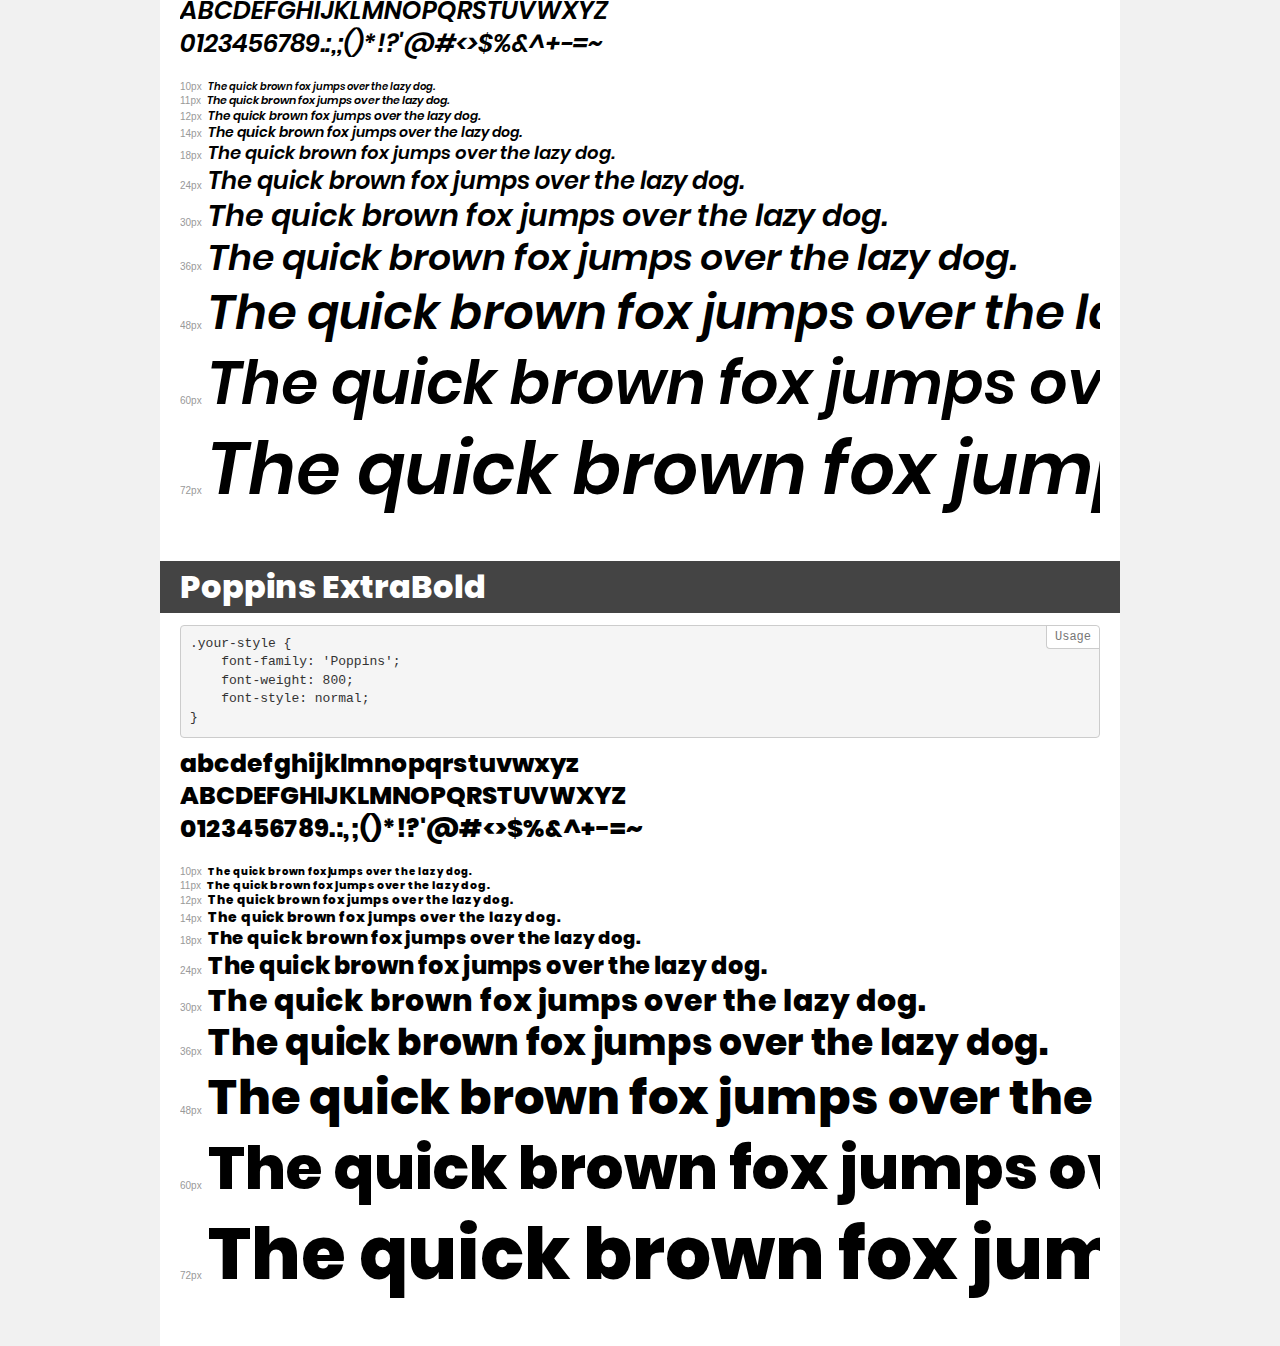
<file: portfolio/fonts/Poppins/demo.html>
<!DOCTYPE html>
<html>
<head>
    <meta charset="utf-8">
    <meta http-equiv="X-UA-Compatible" content="IE=edge">
    <meta name="viewport" content="width=device-width, initial-scale=1">
    <meta name="robots" content="noindex, noarchive">
    <meta name="format-detection" content="telephone=no">
    <title>Transfonter demo</title>
    <link href="stylesheet.css" rel="stylesheet">
    <style>
        /*
        http://meyerweb.com/eric/tools/css/reset/
        v2.0 | 20110126
        License: none (public domain)
        */
        html, body, div, span, applet, object, iframe,
        h1, h2, h3, h4, h5, h6, p, blockquote, pre,
        a, abbr, acronym, address, big, cite, code,
        del, dfn, em, img, ins, kbd, q, s, samp,
        small, strike, strong, sub, sup, tt, var,
        b, u, i, center,
        dl, dt, dd, ol, ul, li,
        fieldset, form, label, legend,
        table, caption, tbody, tfoot, thead, tr, th, td,
        article, aside, canvas, details, embed,
        figure, figcaption, footer, header, hgroup,
        menu, nav, output, ruby, section, summary,
        time, mark, audio, video {
            margin: 0;
            padding: 0;
            border: 0;
            font-size: 100%;
            font: inherit;
            vertical-align: baseline;
        }
        /* HTML5 display-role reset for older browsers */
        article, aside, details, figcaption, figure,
        footer, header, hgroup, menu, nav, section {
            display: block;
        }
        body {
            line-height: 1;
        }
        ol, ul {
            list-style: none;
        }
        blockquote, q {
            quotes: none;
        }
        blockquote:before, blockquote:after,
        q:before, q:after {
            content: '';
            content: none;
        }
        table {
            border-collapse: collapse;
            border-spacing: 0;
        }
        /* common styles */
        body {
            background: #f1f1f1;
            color: #000;
        }
        .page {
            background: #fff;
            width: 920px;
            margin: 0 auto;
            padding: 20px 20px 0 20px;
            overflow: hidden;
        }
        .font-container {
            overflow-x: auto;
            overflow-y: hidden;
            margin-bottom: 40px;
            line-height: 1.3;
            white-space: nowrap;
            padding-bottom: 5px;
        }
        h1 {
            position: relative;
            background: #444;
            font-size: 32px;
            color: #fff;
            padding: 10px 20px;
            margin: 0 -20px 12px -20px;
        }
        .letters {
            font-size: 25px;
            margin-bottom: 20px;
        }
        .s10:before {
            content: '10px';
        }
        .s11:before {
            content: '11px';
        }
        .s12:before {
            content: '12px';
        }
        .s14:before {
            content: '14px';
        }
        .s18:before {
            content: '18px';
        }
        .s24:before {
            content: '24px';
        }
        .s30:before {
            content: '30px';
        }
        .s36:before {
            content: '36px';
        }
        .s48:before {
            content: '48px';
        }
        .s60:before {
            content: '60px';
        }
        .s72:before {
            content: '72px';
        }
        .s10:before, .s11:before, .s12:before, .s14:before,
        .s18:before, .s24:before, .s30:before, .s36:before,
        .s48:before, .s60:before, .s72:before {
            font-family: Arial, sans-serif;
            font-size: 10px;
            font-weight: normal;
            font-style: normal;
            color: #999;
            padding-right: 6px;
        }
        pre {
            display: block;
            position: relative;
            padding: 9px;
            margin: 0 0 10px;
            font-family: Monaco, Menlo, Consolas, "Courier New", monospace !important;
            font-size: 13px;
            line-height: 1.428571429;
            color: #333;
            font-weight: normal !important;
            font-style: normal !important;
            background-color: #f5f5f5;
            border: 1px solid #ccc;
            overflow-x: auto;
            border-radius: 4px;
        }
        pre:after {
            display: block;
            position: absolute;
            right: 0;
            top: 0;
            content: 'Usage';
            line-height: 1;
            padding: 5px 8px;
            font-size: 12px;
            color: #767676;
            background-color: #fff;
            border: 1px solid #ccc;
            border-right: none;
            border-top: none;
            border-radius: 0 4px 0 4px;
            z-index: 10;
        }
        /* responsive */
        @media (max-width: 959px) {
            .page {
                width: auto;
                margin: 0;
            }
        }
    </style>
</head>
<body>
<div class="page">
    <div class="demo" style="font-family: 'Poppins'; font-weight: 200; font-style: normal;">
        <h1>Poppins ExtraLight</h1>
        <pre>.your-style {
    font-family: 'Poppins';
    font-weight: 200;
    font-style: normal;
}</pre>
        <div class="font-container">
            <p class="letters">
                abcdefghijklmnopqrstuvwxyz<br>
ABCDEFGHIJKLMNOPQRSTUVWXYZ<br>
                0123456789.:,;()*!?'@#<>$%&^+-=~
            </p>
            <p class="s10" style="font-size: 10px;">The quick brown fox jumps over the lazy dog.</p>
            <p class="s11" style="font-size: 11px;">The quick brown fox jumps over the lazy dog.</p>
            <p class="s12" style="font-size: 12px;">The quick brown fox jumps over the lazy dog.</p>
            <p class="s14" style="font-size: 14px;">The quick brown fox jumps over the lazy dog.</p>
            <p class="s18" style="font-size: 18px;">The quick brown fox jumps over the lazy dog.</p>
            <p class="s24" style="font-size: 24px;">The quick brown fox jumps over the lazy dog.</p>
            <p class="s30" style="font-size: 30px;">The quick brown fox jumps over the lazy dog.</p>
            <p class="s36" style="font-size: 36px;">The quick brown fox jumps over the lazy dog.</p>
            <p class="s48" style="font-size: 48px;">The quick brown fox jumps over the lazy dog.</p>
            <p class="s60" style="font-size: 60px;">The quick brown fox jumps over the lazy dog.</p>
            <p class="s72" style="font-size: 72px;">The quick brown fox jumps over the lazy dog.</p>
        </div>
    </div>
    <div class="demo" style="font-family: 'Poppins'; font-weight: 500; font-style: normal;">
        <h1>Poppins Medium</h1>
        <pre>.your-style {
    font-family: 'Poppins';
    font-weight: 500;
    font-style: normal;
}</pre>
        <div class="font-container">
            <p class="letters">
                abcdefghijklmnopqrstuvwxyz<br>
ABCDEFGHIJKLMNOPQRSTUVWXYZ<br>
                0123456789.:,;()*!?'@#<>$%&^+-=~
            </p>
            <p class="s10" style="font-size: 10px;">The quick brown fox jumps over the lazy dog.</p>
            <p class="s11" style="font-size: 11px;">The quick brown fox jumps over the lazy dog.</p>
            <p class="s12" style="font-size: 12px;">The quick brown fox jumps over the lazy dog.</p>
            <p class="s14" style="font-size: 14px;">The quick brown fox jumps over the lazy dog.</p>
            <p class="s18" style="font-size: 18px;">The quick brown fox jumps over the lazy dog.</p>
            <p class="s24" style="font-size: 24px;">The quick brown fox jumps over the lazy dog.</p>
            <p class="s30" style="font-size: 30px;">The quick brown fox jumps over the lazy dog.</p>
            <p class="s36" style="font-size: 36px;">The quick brown fox jumps over the lazy dog.</p>
            <p class="s48" style="font-size: 48px;">The quick brown fox jumps over the lazy dog.</p>
            <p class="s60" style="font-size: 60px;">The quick brown fox jumps over the lazy dog.</p>
            <p class="s72" style="font-size: 72px;">The quick brown fox jumps over the lazy dog.</p>
        </div>
    </div>
    <div class="demo" style="font-family: 'Poppins'; font-weight: 300; font-style: italic;">
        <h1>Poppins Light Italic</h1>
        <pre>.your-style {
    font-family: 'Poppins';
    font-weight: 300;
    font-style: italic;
}</pre>
        <div class="font-container">
            <p class="letters">
                abcdefghijklmnopqrstuvwxyz<br>
ABCDEFGHIJKLMNOPQRSTUVWXYZ<br>
                0123456789.:,;()*!?'@#<>$%&^+-=~
            </p>
            <p class="s10" style="font-size: 10px;">The quick brown fox jumps over the lazy dog.</p>
            <p class="s11" style="font-size: 11px;">The quick brown fox jumps over the lazy dog.</p>
            <p class="s12" style="font-size: 12px;">The quick brown fox jumps over the lazy dog.</p>
            <p class="s14" style="font-size: 14px;">The quick brown fox jumps over the lazy dog.</p>
            <p class="s18" style="font-size: 18px;">The quick brown fox jumps over the lazy dog.</p>
            <p class="s24" style="font-size: 24px;">The quick brown fox jumps over the lazy dog.</p>
            <p class="s30" style="font-size: 30px;">The quick brown fox jumps over the lazy dog.</p>
            <p class="s36" style="font-size: 36px;">The quick brown fox jumps over the lazy dog.</p>
            <p class="s48" style="font-size: 48px;">The quick brown fox jumps over the lazy dog.</p>
            <p class="s60" style="font-size: 60px;">The quick brown fox jumps over the lazy dog.</p>
            <p class="s72" style="font-size: 72px;">The quick brown fox jumps over the lazy dog.</p>
        </div>
    </div>
    <div class="demo" style="font-family: 'Poppins'; font-weight: 200; font-style: italic;">
        <h1>Poppins ExtraLight Italic</h1>
        <pre>.your-style {
    font-family: 'Poppins';
    font-weight: 200;
    font-style: italic;
}</pre>
        <div class="font-container">
            <p class="letters">
                abcdefghijklmnopqrstuvwxyz<br>
ABCDEFGHIJKLMNOPQRSTUVWXYZ<br>
                0123456789.:,;()*!?'@#<>$%&^+-=~
            </p>
            <p class="s10" style="font-size: 10px;">The quick brown fox jumps over the lazy dog.</p>
            <p class="s11" style="font-size: 11px;">The quick brown fox jumps over the lazy dog.</p>
            <p class="s12" style="font-size: 12px;">The quick brown fox jumps over the lazy dog.</p>
            <p class="s14" style="font-size: 14px;">The quick brown fox jumps over the lazy dog.</p>
            <p class="s18" style="font-size: 18px;">The quick brown fox jumps over the lazy dog.</p>
            <p class="s24" style="font-size: 24px;">The quick brown fox jumps over the lazy dog.</p>
            <p class="s30" style="font-size: 30px;">The quick brown fox jumps over the lazy dog.</p>
            <p class="s36" style="font-size: 36px;">The quick brown fox jumps over the lazy dog.</p>
            <p class="s48" style="font-size: 48px;">The quick brown fox jumps over the lazy dog.</p>
            <p class="s60" style="font-size: 60px;">The quick brown fox jumps over the lazy dog.</p>
            <p class="s72" style="font-size: 72px;">The quick brown fox jumps over the lazy dog.</p>
        </div>
    </div>
    <div class="demo" style="font-family: 'Poppins'; font-weight: normal; font-style: normal;">
        <h1>Poppins Regular</h1>
        <pre>.your-style {
    font-family: 'Poppins';
    font-weight: normal;
    font-style: normal;
}</pre>
        <div class="font-container">
            <p class="letters">
                abcdefghijklmnopqrstuvwxyz<br>
ABCDEFGHIJKLMNOPQRSTUVWXYZ<br>
                0123456789.:,;()*!?'@#<>$%&^+-=~
            </p>
            <p class="s10" style="font-size: 10px;">The quick brown fox jumps over the lazy dog.</p>
            <p class="s11" style="font-size: 11px;">The quick brown fox jumps over the lazy dog.</p>
            <p class="s12" style="font-size: 12px;">The quick brown fox jumps over the lazy dog.</p>
            <p class="s14" style="font-size: 14px;">The quick brown fox jumps over the lazy dog.</p>
            <p class="s18" style="font-size: 18px;">The quick brown fox jumps over the lazy dog.</p>
            <p class="s24" style="font-size: 24px;">The quick brown fox jumps over the lazy dog.</p>
            <p class="s30" style="font-size: 30px;">The quick brown fox jumps over the lazy dog.</p>
            <p class="s36" style="font-size: 36px;">The quick brown fox jumps over the lazy dog.</p>
            <p class="s48" style="font-size: 48px;">The quick brown fox jumps over the lazy dog.</p>
            <p class="s60" style="font-size: 60px;">The quick brown fox jumps over the lazy dog.</p>
            <p class="s72" style="font-size: 72px;">The quick brown fox jumps over the lazy dog.</p>
        </div>
    </div>
    <div class="demo" style="font-family: 'Poppins'; font-weight: 600; font-style: normal;">
        <h1>Poppins SemiBold</h1>
        <pre>.your-style {
    font-family: 'Poppins';
    font-weight: 600;
    font-style: normal;
}</pre>
        <div class="font-container">
            <p class="letters">
                abcdefghijklmnopqrstuvwxyz<br>
ABCDEFGHIJKLMNOPQRSTUVWXYZ<br>
                0123456789.:,;()*!?'@#<>$%&^+-=~
            </p>
            <p class="s10" style="font-size: 10px;">The quick brown fox jumps over the lazy dog.</p>
            <p class="s11" style="font-size: 11px;">The quick brown fox jumps over the lazy dog.</p>
            <p class="s12" style="font-size: 12px;">The quick brown fox jumps over the lazy dog.</p>
            <p class="s14" style="font-size: 14px;">The quick brown fox jumps over the lazy dog.</p>
            <p class="s18" style="font-size: 18px;">The quick brown fox jumps over the lazy dog.</p>
            <p class="s24" style="font-size: 24px;">The quick brown fox jumps over the lazy dog.</p>
            <p class="s30" style="font-size: 30px;">The quick brown fox jumps over the lazy dog.</p>
            <p class="s36" style="font-size: 36px;">The quick brown fox jumps over the lazy dog.</p>
            <p class="s48" style="font-size: 48px;">The quick brown fox jumps over the lazy dog.</p>
            <p class="s60" style="font-size: 60px;">The quick brown fox jumps over the lazy dog.</p>
            <p class="s72" style="font-size: 72px;">The quick brown fox jumps over the lazy dog.</p>
        </div>
    </div>
    <div class="demo" style="font-family: 'Poppins'; font-weight: 900; font-style: normal;">
        <h1>Poppins Black</h1>
        <pre>.your-style {
    font-family: 'Poppins';
    font-weight: 900;
    font-style: normal;
}</pre>
        <div class="font-container">
            <p class="letters">
                abcdefghijklmnopqrstuvwxyz<br>
ABCDEFGHIJKLMNOPQRSTUVWXYZ<br>
                0123456789.:,;()*!?'@#<>$%&^+-=~
            </p>
            <p class="s10" style="font-size: 10px;">The quick brown fox jumps over the lazy dog.</p>
            <p class="s11" style="font-size: 11px;">The quick brown fox jumps over the lazy dog.</p>
            <p class="s12" style="font-size: 12px;">The quick brown fox jumps over the lazy dog.</p>
            <p class="s14" style="font-size: 14px;">The quick brown fox jumps over the lazy dog.</p>
            <p class="s18" style="font-size: 18px;">The quick brown fox jumps over the lazy dog.</p>
            <p class="s24" style="font-size: 24px;">The quick brown fox jumps over the lazy dog.</p>
            <p class="s30" style="font-size: 30px;">The quick brown fox jumps over the lazy dog.</p>
            <p class="s36" style="font-size: 36px;">The quick brown fox jumps over the lazy dog.</p>
            <p class="s48" style="font-size: 48px;">The quick brown fox jumps over the lazy dog.</p>
            <p class="s60" style="font-size: 60px;">The quick brown fox jumps over the lazy dog.</p>
            <p class="s72" style="font-size: 72px;">The quick brown fox jumps over the lazy dog.</p>
        </div>
    </div>
    <div class="demo" style="font-family: 'Poppins'; font-weight: 800; font-style: italic;">
        <h1>Poppins ExtraBold Italic</h1>
        <pre>.your-style {
    font-family: 'Poppins';
    font-weight: 800;
    font-style: italic;
}</pre>
        <div class="font-container">
            <p class="letters">
                abcdefghijklmnopqrstuvwxyz<br>
ABCDEFGHIJKLMNOPQRSTUVWXYZ<br>
                0123456789.:,;()*!?'@#<>$%&^+-=~
            </p>
            <p class="s10" style="font-size: 10px;">The quick brown fox jumps over the lazy dog.</p>
            <p class="s11" style="font-size: 11px;">The quick brown fox jumps over the lazy dog.</p>
            <p class="s12" style="font-size: 12px;">The quick brown fox jumps over the lazy dog.</p>
            <p class="s14" style="font-size: 14px;">The quick brown fox jumps over the lazy dog.</p>
            <p class="s18" style="font-size: 18px;">The quick brown fox jumps over the lazy dog.</p>
            <p class="s24" style="font-size: 24px;">The quick brown fox jumps over the lazy dog.</p>
            <p class="s30" style="font-size: 30px;">The quick brown fox jumps over the lazy dog.</p>
            <p class="s36" style="font-size: 36px;">The quick brown fox jumps over the lazy dog.</p>
            <p class="s48" style="font-size: 48px;">The quick brown fox jumps over the lazy dog.</p>
            <p class="s60" style="font-size: 60px;">The quick brown fox jumps over the lazy dog.</p>
            <p class="s72" style="font-size: 72px;">The quick brown fox jumps over the lazy dog.</p>
        </div>
    </div>
    <div class="demo" style="font-family: 'Poppins'; font-weight: 500; font-style: italic;">
        <h1>Poppins Medium Italic</h1>
        <pre>.your-style {
    font-family: 'Poppins';
    font-weight: 500;
    font-style: italic;
}</pre>
        <div class="font-container">
            <p class="letters">
                abcdefghijklmnopqrstuvwxyz<br>
ABCDEFGHIJKLMNOPQRSTUVWXYZ<br>
                0123456789.:,;()*!?'@#<>$%&^+-=~
            </p>
            <p class="s10" style="font-size: 10px;">The quick brown fox jumps over the lazy dog.</p>
            <p class="s11" style="font-size: 11px;">The quick brown fox jumps over the lazy dog.</p>
            <p class="s12" style="font-size: 12px;">The quick brown fox jumps over the lazy dog.</p>
            <p class="s14" style="font-size: 14px;">The quick brown fox jumps over the lazy dog.</p>
            <p class="s18" style="font-size: 18px;">The quick brown fox jumps over the lazy dog.</p>
            <p class="s24" style="font-size: 24px;">The quick brown fox jumps over the lazy dog.</p>
            <p class="s30" style="font-size: 30px;">The quick brown fox jumps over the lazy dog.</p>
            <p class="s36" style="font-size: 36px;">The quick brown fox jumps over the lazy dog.</p>
            <p class="s48" style="font-size: 48px;">The quick brown fox jumps over the lazy dog.</p>
            <p class="s60" style="font-size: 60px;">The quick brown fox jumps over the lazy dog.</p>
            <p class="s72" style="font-size: 72px;">The quick brown fox jumps over the lazy dog.</p>
        </div>
    </div>
    <div class="demo" style="font-family: 'Poppins'; font-weight: 300; font-style: normal;">
        <h1>Poppins Light</h1>
        <pre>.your-style {
    font-family: 'Poppins';
    font-weight: 300;
    font-style: normal;
}</pre>
        <div class="font-container">
            <p class="letters">
                abcdefghijklmnopqrstuvwxyz<br>
ABCDEFGHIJKLMNOPQRSTUVWXYZ<br>
                0123456789.:,;()*!?'@#<>$%&^+-=~
            </p>
            <p class="s10" style="font-size: 10px;">The quick brown fox jumps over the lazy dog.</p>
            <p class="s11" style="font-size: 11px;">The quick brown fox jumps over the lazy dog.</p>
            <p class="s12" style="font-size: 12px;">The quick brown fox jumps over the lazy dog.</p>
            <p class="s14" style="font-size: 14px;">The quick brown fox jumps over the lazy dog.</p>
            <p class="s18" style="font-size: 18px;">The quick brown fox jumps over the lazy dog.</p>
            <p class="s24" style="font-size: 24px;">The quick brown fox jumps over the lazy dog.</p>
            <p class="s30" style="font-size: 30px;">The quick brown fox jumps over the lazy dog.</p>
            <p class="s36" style="font-size: 36px;">The quick brown fox jumps over the lazy dog.</p>
            <p class="s48" style="font-size: 48px;">The quick brown fox jumps over the lazy dog.</p>
            <p class="s60" style="font-size: 60px;">The quick brown fox jumps over the lazy dog.</p>
            <p class="s72" style="font-size: 72px;">The quick brown fox jumps over the lazy dog.</p>
        </div>
    </div>
    <div class="demo" style="font-family: 'Poppins'; font-weight: bold; font-style: normal;">
        <h1>Poppins Bold</h1>
        <pre>.your-style {
    font-family: 'Poppins';
    font-weight: bold;
    font-style: normal;
}</pre>
        <div class="font-container">
            <p class="letters">
                abcdefghijklmnopqrstuvwxyz<br>
ABCDEFGHIJKLMNOPQRSTUVWXYZ<br>
                0123456789.:,;()*!?'@#<>$%&^+-=~
            </p>
            <p class="s10" style="font-size: 10px;">The quick brown fox jumps over the lazy dog.</p>
            <p class="s11" style="font-size: 11px;">The quick brown fox jumps over the lazy dog.</p>
            <p class="s12" style="font-size: 12px;">The quick brown fox jumps over the lazy dog.</p>
            <p class="s14" style="font-size: 14px;">The quick brown fox jumps over the lazy dog.</p>
            <p class="s18" style="font-size: 18px;">The quick brown fox jumps over the lazy dog.</p>
            <p class="s24" style="font-size: 24px;">The quick brown fox jumps over the lazy dog.</p>
            <p class="s30" style="font-size: 30px;">The quick brown fox jumps over the lazy dog.</p>
            <p class="s36" style="font-size: 36px;">The quick brown fox jumps over the lazy dog.</p>
            <p class="s48" style="font-size: 48px;">The quick brown fox jumps over the lazy dog.</p>
            <p class="s60" style="font-size: 60px;">The quick brown fox jumps over the lazy dog.</p>
            <p class="s72" style="font-size: 72px;">The quick brown fox jumps over the lazy dog.</p>
        </div>
    </div>
    <div class="demo" style="font-family: 'Poppins'; font-weight: 100; font-style: normal;">
        <h1>Poppins Thin</h1>
        <pre>.your-style {
    font-family: 'Poppins';
    font-weight: 100;
    font-style: normal;
}</pre>
        <div class="font-container">
            <p class="letters">
                abcdefghijklmnopqrstuvwxyz<br>
ABCDEFGHIJKLMNOPQRSTUVWXYZ<br>
                0123456789.:,;()*!?'@#<>$%&^+-=~
            </p>
            <p class="s10" style="font-size: 10px;">The quick brown fox jumps over the lazy dog.</p>
            <p class="s11" style="font-size: 11px;">The quick brown fox jumps over the lazy dog.</p>
            <p class="s12" style="font-size: 12px;">The quick brown fox jumps over the lazy dog.</p>
            <p class="s14" style="font-size: 14px;">The quick brown fox jumps over the lazy dog.</p>
            <p class="s18" style="font-size: 18px;">The quick brown fox jumps over the lazy dog.</p>
            <p class="s24" style="font-size: 24px;">The quick brown fox jumps over the lazy dog.</p>
            <p class="s30" style="font-size: 30px;">The quick brown fox jumps over the lazy dog.</p>
            <p class="s36" style="font-size: 36px;">The quick brown fox jumps over the lazy dog.</p>
            <p class="s48" style="font-size: 48px;">The quick brown fox jumps over the lazy dog.</p>
            <p class="s60" style="font-size: 60px;">The quick brown fox jumps over the lazy dog.</p>
            <p class="s72" style="font-size: 72px;">The quick brown fox jumps over the lazy dog.</p>
        </div>
    </div>
    <div class="demo" style="font-family: 'Poppins'; font-weight: normal; font-style: italic;">
        <h1>Poppins Italic</h1>
        <pre>.your-style {
    font-family: 'Poppins';
    font-weight: normal;
    font-style: italic;
}</pre>
        <div class="font-container">
            <p class="letters">
                abcdefghijklmnopqrstuvwxyz<br>
ABCDEFGHIJKLMNOPQRSTUVWXYZ<br>
                0123456789.:,;()*!?'@#<>$%&^+-=~
            </p>
            <p class="s10" style="font-size: 10px;">The quick brown fox jumps over the lazy dog.</p>
            <p class="s11" style="font-size: 11px;">The quick brown fox jumps over the lazy dog.</p>
            <p class="s12" style="font-size: 12px;">The quick brown fox jumps over the lazy dog.</p>
            <p class="s14" style="font-size: 14px;">The quick brown fox jumps over the lazy dog.</p>
            <p class="s18" style="font-size: 18px;">The quick brown fox jumps over the lazy dog.</p>
            <p class="s24" style="font-size: 24px;">The quick brown fox jumps over the lazy dog.</p>
            <p class="s30" style="font-size: 30px;">The quick brown fox jumps over the lazy dog.</p>
            <p class="s36" style="font-size: 36px;">The quick brown fox jumps over the lazy dog.</p>
            <p class="s48" style="font-size: 48px;">The quick brown fox jumps over the lazy dog.</p>
            <p class="s60" style="font-size: 60px;">The quick brown fox jumps over the lazy dog.</p>
            <p class="s72" style="font-size: 72px;">The quick brown fox jumps over the lazy dog.</p>
        </div>
    </div>
    <div class="demo" style="font-family: 'Poppins'; font-weight: 100; font-style: italic;">
        <h1>Poppins Thin Italic</h1>
        <pre>.your-style {
    font-family: 'Poppins';
    font-weight: 100;
    font-style: italic;
}</pre>
        <div class="font-container">
            <p class="letters">
                abcdefghijklmnopqrstuvwxyz<br>
ABCDEFGHIJKLMNOPQRSTUVWXYZ<br>
                0123456789.:,;()*!?'@#<>$%&^+-=~
            </p>
            <p class="s10" style="font-size: 10px;">The quick brown fox jumps over the lazy dog.</p>
            <p class="s11" style="font-size: 11px;">The quick brown fox jumps over the lazy dog.</p>
            <p class="s12" style="font-size: 12px;">The quick brown fox jumps over the lazy dog.</p>
            <p class="s14" style="font-size: 14px;">The quick brown fox jumps over the lazy dog.</p>
            <p class="s18" style="font-size: 18px;">The quick brown fox jumps over the lazy dog.</p>
            <p class="s24" style="font-size: 24px;">The quick brown fox jumps over the lazy dog.</p>
            <p class="s30" style="font-size: 30px;">The quick brown fox jumps over the lazy dog.</p>
            <p class="s36" style="font-size: 36px;">The quick brown fox jumps over the lazy dog.</p>
            <p class="s48" style="font-size: 48px;">The quick brown fox jumps over the lazy dog.</p>
            <p class="s60" style="font-size: 60px;">The quick brown fox jumps over the lazy dog.</p>
            <p class="s72" style="font-size: 72px;">The quick brown fox jumps over the lazy dog.</p>
        </div>
    </div>
    <div class="demo" style="font-family: 'Poppins'; font-weight: 900; font-style: italic;">
        <h1>Poppins Black Italic</h1>
        <pre>.your-style {
    font-family: 'Poppins';
    font-weight: 900;
    font-style: italic;
}</pre>
        <div class="font-container">
            <p class="letters">
                abcdefghijklmnopqrstuvwxyz<br>
ABCDEFGHIJKLMNOPQRSTUVWXYZ<br>
                0123456789.:,;()*!?'@#<>$%&^+-=~
            </p>
            <p class="s10" style="font-size: 10px;">The quick brown fox jumps over the lazy dog.</p>
            <p class="s11" style="font-size: 11px;">The quick brown fox jumps over the lazy dog.</p>
            <p class="s12" style="font-size: 12px;">The quick brown fox jumps over the lazy dog.</p>
            <p class="s14" style="font-size: 14px;">The quick brown fox jumps over the lazy dog.</p>
            <p class="s18" style="font-size: 18px;">The quick brown fox jumps over the lazy dog.</p>
            <p class="s24" style="font-size: 24px;">The quick brown fox jumps over the lazy dog.</p>
            <p class="s30" style="font-size: 30px;">The quick brown fox jumps over the lazy dog.</p>
            <p class="s36" style="font-size: 36px;">The quick brown fox jumps over the lazy dog.</p>
            <p class="s48" style="font-size: 48px;">The quick brown fox jumps over the lazy dog.</p>
            <p class="s60" style="font-size: 60px;">The quick brown fox jumps over the lazy dog.</p>
            <p class="s72" style="font-size: 72px;">The quick brown fox jumps over the lazy dog.</p>
        </div>
    </div>
    <div class="demo" style="font-family: 'Poppins'; font-weight: bold; font-style: italic;">
        <h1>Poppins Bold Italic</h1>
        <pre>.your-style {
    font-family: 'Poppins';
    font-weight: bold;
    font-style: italic;
}</pre>
        <div class="font-container">
            <p class="letters">
                abcdefghijklmnopqrstuvwxyz<br>
ABCDEFGHIJKLMNOPQRSTUVWXYZ<br>
                0123456789.:,;()*!?'@#<>$%&^+-=~
            </p>
            <p class="s10" style="font-size: 10px;">The quick brown fox jumps over the lazy dog.</p>
            <p class="s11" style="font-size: 11px;">The quick brown fox jumps over the lazy dog.</p>
            <p class="s12" style="font-size: 12px;">The quick brown fox jumps over the lazy dog.</p>
            <p class="s14" style="font-size: 14px;">The quick brown fox jumps over the lazy dog.</p>
            <p class="s18" style="font-size: 18px;">The quick brown fox jumps over the lazy dog.</p>
            <p class="s24" style="font-size: 24px;">The quick brown fox jumps over the lazy dog.</p>
            <p class="s30" style="font-size: 30px;">The quick brown fox jumps over the lazy dog.</p>
            <p class="s36" style="font-size: 36px;">The quick brown fox jumps over the lazy dog.</p>
            <p class="s48" style="font-size: 48px;">The quick brown fox jumps over the lazy dog.</p>
            <p class="s60" style="font-size: 60px;">The quick brown fox jumps over the lazy dog.</p>
            <p class="s72" style="font-size: 72px;">The quick brown fox jumps over the lazy dog.</p>
        </div>
    </div>
    <div class="demo" style="font-family: 'Poppins'; font-weight: 600; font-style: italic;">
        <h1>Poppins SemiBold Italic</h1>
        <pre>.your-style {
    font-family: 'Poppins';
    font-weight: 600;
    font-style: italic;
}</pre>
        <div class="font-container">
            <p class="letters">
                abcdefghijklmnopqrstuvwxyz<br>
ABCDEFGHIJKLMNOPQRSTUVWXYZ<br>
                0123456789.:,;()*!?'@#<>$%&^+-=~
            </p>
            <p class="s10" style="font-size: 10px;">The quick brown fox jumps over the lazy dog.</p>
            <p class="s11" style="font-size: 11px;">The quick brown fox jumps over the lazy dog.</p>
            <p class="s12" style="font-size: 12px;">The quick brown fox jumps over the lazy dog.</p>
            <p class="s14" style="font-size: 14px;">The quick brown fox jumps over the lazy dog.</p>
            <p class="s18" style="font-size: 18px;">The quick brown fox jumps over the lazy dog.</p>
            <p class="s24" style="font-size: 24px;">The quick brown fox jumps over the lazy dog.</p>
            <p class="s30" style="font-size: 30px;">The quick brown fox jumps over the lazy dog.</p>
            <p class="s36" style="font-size: 36px;">The quick brown fox jumps over the lazy dog.</p>
            <p class="s48" style="font-size: 48px;">The quick brown fox jumps over the lazy dog.</p>
            <p class="s60" style="font-size: 60px;">The quick brown fox jumps over the lazy dog.</p>
            <p class="s72" style="font-size: 72px;">The quick brown fox jumps over the lazy dog.</p>
        </div>
    </div>
    <div class="demo" style="font-family: 'Poppins'; font-weight: 800; font-style: normal;">
        <h1>Poppins ExtraBold</h1>
        <pre>.your-style {
    font-family: 'Poppins';
    font-weight: 800;
    font-style: normal;
}</pre>
        <div class="font-container">
            <p class="letters">
                abcdefghijklmnopqrstuvwxyz<br>
ABCDEFGHIJKLMNOPQRSTUVWXYZ<br>
                0123456789.:,;()*!?'@#<>$%&^+-=~
            </p>
            <p class="s10" style="font-size: 10px;">The quick brown fox jumps over the lazy dog.</p>
            <p class="s11" style="font-size: 11px;">The quick brown fox jumps over the lazy dog.</p>
            <p class="s12" style="font-size: 12px;">The quick brown fox jumps over the lazy dog.</p>
            <p class="s14" style="font-size: 14px;">The quick brown fox jumps over the lazy dog.</p>
            <p class="s18" style="font-size: 18px;">The quick brown fox jumps over the lazy dog.</p>
            <p class="s24" style="font-size: 24px;">The quick brown fox jumps over the lazy dog.</p>
            <p class="s30" style="font-size: 30px;">The quick brown fox jumps over the lazy dog.</p>
            <p class="s36" style="font-size: 36px;">The quick brown fox jumps over the lazy dog.</p>
            <p class="s48" style="font-size: 48px;">The quick brown fox jumps over the lazy dog.</p>
            <p class="s60" style="font-size: 60px;">The quick brown fox jumps over the lazy dog.</p>
            <p class="s72" style="font-size: 72px;">The quick brown fox jumps over the lazy dog.</p>
        </div>
    </div>
</div>
</body>
</html>
</file>
<file: doctor/style.css>
@import url('https://fonts.googleapis.com/css2?family=Mulish:wght@300;400;700&display=swap');

*{
    margin: 0;
    padding: 0;
    font-family: 'Mulish', sans-serif !important;
}
body{
    background-color: white;
}

/*Header*/
.header{
    margin-top: 5%;
}
.logo{
    font-weight: 700;
    font-size: 24px;
    line-height: 1.44;
    text-decoration: none;
    color: #462E6A;
}
.logo:hover{
    text-decoration: none;
    color: #462E6A;
}
.nav-item{
    color: #1F1534;
    opacity: 50%;
    font-weight: 400;
    font-size: 18px;
    line-height: 1.44;
    text-decoration: none;
}
.nav-item:hover{
    color: #2E4E92;
    opacity: 100%;
}
/*Header*/
/*MAIN*/
.virtual-health{
    margin-top: 184px;
    margin-bottom: 196px;
}
.virtual-health-left{
    margin-top: 3%;
}
.title{
    font-size: 48px;
    font-weight: 700;
    line-height: 1.44;
    color: #3C567B;
}
.article{
    font-family: "Roboto", sans-serif;
    font-weight: 500;
    font-size: 19px;
    letter-spacing: 2px;
    color: #93C1F9;
    line-height: 1.44;
}
.btn-text{
    font-weight: 700;
    font-size: 19px;
    line-height: 1.44;
    color: #FFFFFF;
}
.virtual-health .container .row .col-lg-6 .btn-primary{
    background-color: #458FF6 !important;
    width: 191.24px;
    border-radius: 55px;
    padding: 20px;
}
.virtual-health-img{
    position: absolute;
    width: 577px;
    height: 392px;
}
/*services*/
.services{
    margin-top: 110px;
    background-color: #F3FBFF;
}
.services .container .d-block .title{
    padding-top: 110px !important;
    padding-bottom: 36px !important;
}
.services .card{
    width: 375px;
    height: 354px;
    background-color: #FFFFFF;
    border: none;
    box-shadow: 10px 40px 50px 0 #E5E9F6;
}
.services .card .card-img-top{
    text-align: center !important;
    margin: auto;
}
.services .container .d-block  .article{
    margin-bottom: 111px !important;
    color: #A7A7A7;
}
.card-img-top{
    margin-top: 54px !important;
    width:98.55px !important;
    height: 90px !important;
    left: 138px;
}
.card-title{
    text-align: center;
    font-weight: 700;
    font-size: 24px;
    line-height: 1.44;
    color: #000000;
    margin-top: 22px !important;
}
.card-text{
    text-align: center;
    font-weight: 300;
    font-size: 16px;
    line-height: 1.44;
    color: #7D7987;
    margin-top: 1.41px !important;
    margin-bottom: 46px !important;
}
.btn-outline-secondary{
    border: 1.4px solid #458FF6 !important;
    width: 282px;
    border-radius: 55px;
    color: #458FF6;
    justify-content: center;
    margin: 69px auto;
}
.btn-outline-secondary:hover{
    color: #458FF6;
    background-color: white;
}
/*services*/
/*healthcare*/
.healthcare{
    margin-top: 110px;
    margin-bottom: 224px;
}
.healthcare .container .row .virtual-health-left .btn-outline-secondary{
    margin-top: 0 !important;
    margin-bottom: 0 !important;
}
.healthcare .container .row .virtual-health-left .btn-outline-secondary:hover{
    color: white;
    background-color:#458FF6;
}
.pb-1{
    padding-bottom: 5px !important;
}
/*healthcare*/
/*download*/
.download .container .row .virtual-health-left .btn-outline-secondary{

}
.download .container .row .virtual-health-left .btn-outline-secondary:hover{
    color: white;
    background-color:#458FF6;
}
/*download*/
/*find*/
.find{
    margin-top: 110px;
    margin-bottom: 229px !important;
    background-color: #F3FBFF;
    height: 80rem;
}
.find .container form{
    margin-top: 219px !important;
    margin-bottom: 229px !important;
}
/*form*/
.form-control{
    border-radius: 22px;
    background-color: rgba(90, 152, 242, 1);
}
.form-control div{
    width: 60%;
    display: block;
    margin: 0 auto;
}
.form-control input{
    border: none;
    border-bottom: 2px solid white;
    border-radius: 0;
    margin-bottom: 55px;
}
.form-control button{
    background-color: transparent !important;
    width: 508px;
    border-radius: 55px;
    border: 1.4px solid #FFFFFF;
}
.form-control button:hover{
    border: 1.4px solid #FFFFFF;
}
input.form-control::placeholder{
    color: white;
}
form .text-center{
    color: white;
}
/*form*/
/*find*/
/*MAIN*/
/*footer*/
.footer{
    background-color: rgb(104, 136, 200, 1);
    padding-top: 110px;
}
.footer a.logo{
    font-size: 24px;
    font-weight: 700;
    color: #FFFFFF;
    padding-bottom: 29px;
}
.footer .article{
    font-family: "Roboto", sans-serif;
    font-weight: 500;
    font-size: 18px;
    letter-spacing: 1px;
    color: #FFFFFF;
}
.footer .post{
    font-weight: 300;
    font-size: 16px;
    color: #FFFFFF;
    text-decoration: none;
}
.footer-nav-item{
    font-weight: 700;
    font-size: 16px;
    color: #FFFFFF;
    text-decoration: none;
}
.footer-nav-item:hover{
    color: #FFFFFF;
    font-size: 20px;
}
/*footer*/
</file>
<file: portfolio/style.css>
/*FONTS*/

@font-face {
    font-family: "Poppins";
    src:    url("fonts/Poppins/Poppins-Regular.woff")  format('woff'),
            url("fonts/Poppins/Poppins-Regular.eot"),
            url('fonts/Poppins/Poppins-Regular.ttf')  format('truetype'),
            url("fonts/Poppins/Poppins-Regular.woff2")  format('woff2');
}



/*ALL*/
html {
    min-height: 100%;
    height: 100%;
}
.pagination {
    position: relative;
    bottom: 0;
    width: 100%;
    margin-bottom: 80px;
    display: flex;
    justify-content: center;
    padding: 10px 0;
}

.pagination .page-numbers {
    margin: 0 5px; /* Отступ между элементами пагинации */
}
.home-page{
    display: flex;
    flex-direction: column;
    min-height: 100%;
    height: 100%;
    background-color: rgb(224, 224, 224);

}
body{
    margin: 0px;
    background-color: rgb(224, 224, 224);
}
/*ALL*/

/*MAIN*/
.home-page .main{
    min-height: 100vh;
    display: flex;
    flex-direction: column;
}

.home-page .main .content{
    margin: auto;
}

.home-page .date {
    padding-top: 20px;
    border-bottom: 3px solid rgb(218, 6, 44);
    display: inline-block;
}


.home-page .left{
    background-image: url('img/bg_left_home_page.png');
    padding-left: 45px;
    padding-top:  25px;
    padding-bottom: 35px;
}

.welcome{
    font-size: 16px;
    font-family: "Poppins", serif;
    color: rgb(41, 41, 41);
    line-height: 1.5;
    text-align: left;
    padding-top: 25px;
    padding-bottom: 25px;
}
.span{
    color: red;
}
.i{
    margin-top: 30px;
    font-size: 18px;
    font-family: "Poppins", serif;
    color: rgb(41, 41, 41);
    line-height: 1.667;
    text-align: left;
}
.button{
    background-color: rgb(255, 255, 255);
    width: 180px;
    height: 50px;
    z-index: 25;
    border: none;
}
.button:hover{
    background-color: rgb(218, 6, 44);
    color: rgb(255, 255, 255);
}
.button-text{
    font-size: 16px;
    font-family: "Poppins", serif;
    color: black;
    line-height: 1.125;
    text-align: center;
}
.home-page .content .right{
    text-align: center;
    display: flex;
}
.home-page .photo{
    width: 100%;
    margin: auto;
    border-radius: 500px;
}
.main .left-about{
    display: flex;
    flex-direction: column;
}
.width-about-left{
    width: 80%;
    height: 80%;
    text-align: center;
}
.main .right-about{
    display: flex;
    flex-direction: column;
}
.i\'m{
    font-size: 16px;
    font-family: "Poppins";
    color: rgb(41, 41, 41);
    text-transform: uppercase;
    line-height: 1.125;
    text-align: left;
}
.main .right-about .title{
    font-size: 18px;
    font-family: "Poppins";
    color: rgb(41, 41, 41);
    font-weight: bold;
    line-height: 1.667;
    text-align: left;
}
.main .right-about .article{
    font-size: 18px;
    font-family: "Poppins";
    color: rgb(41, 41, 41);
    line-height: 1.667;
}
.menu-about{
    display: block;
    flex-direction: column;
    justify-content: left;
    border-bottom: 3px solid rgb(218, 6, 44);
}
.menu-space-about{
    width: 110%;
}
.maket{
    width: 5%;
    display: inline-block;
    font-family: "Poppins";
    line-height: 1.5;
    text-align: left;
    color: rgb(218, 6, 44);
}
.a-color{
    color: black;
    font-size: 12px;
}
.my{
    width: 80%;
    box-shadow: 15px 12px 28px 20px rgba(124, 130, 135, 0.22);
}

/*.under-about{*/
/*    display: flex;*/
/*    flex-direction: column;*/
/*    background-image: url("img/bg under about@3x.png");*/
/*    background-size: contain;*/
/*    background-repeat: no-repeat;*/
/*}*/
.button-about{
    background-color: white;
    width: 200px;
    height: 50px;
    border: none;
}
.button-text-about{
    font-size: 16px;
    font-family: "Poppins";
    color: black;
    line-height: 1.125;
    text-align: center;
}
.button-about:hover{
    background-color: rgb(218, 6, 44);
    color: rgb(255, 255, 255);
}
.main .h1-services{
    font-size: 36px;
    font-family: "Poppins";
    color: rgb(41, 41, 41);
    font-weight: bold;
    line-height: 1.333;
    text-align: left;
    -moz-transform: matrix( 1.00035707292351,0,0,1,0,0);
    -webkit-transform: matrix( 1.00035707292351,0,0,1,0,0);
    -ms-transform: matrix( 1.00035707292351,0,0,1,0,0);
}
.main .article-services{
    padding: 5px;
    font-size: 18px;
    font-family: "Poppins";
    color: rgb(41, 41, 41);
    line-height: 1.667;
    text-align: left;
    -moz-transform: matrix( 1.00035707292351,0,0,1,0,0);
    -webkit-transform: matrix( 1.00035707292351,0,0,1,0,0);
    -ms-transform: matrix( 1.00035707292351,0,0,1,0,0);
}
.services{
    display: flex;
    flex-direction: column;
}
.first-left-block-services{
    background-image: url("img/bg.png");
    padding-top: 10px;
    vertical-align: center;
    margin: auto;
    margin-bottom: 15px;
    flex-grow: 1;
}

.img-services{
    margin: 5px;
}

.title-services{
    font-size: 24px;
    font-family: "Poppins";
    color: rgb(41, 41, 41);
    font-weight: bold;
    line-height: 1.417;
    text-align: center;
}
.main .services .article-services{
    font-size: 18px;
    padding: 5px;
    font-family: "Poppins";
    color: rgb(41, 41, 41);
    line-height: 1.667;
    text-align: center;
    -moz-transform: matrix( 1.00035707292351,0,0,1,0,0);
    -webkit-transform: matrix( 1.00035707292351,0,0,1,0,0);
    -ms-transform: matrix( 1.00035707292351,0,0,1,0,0);
}
.second-left-block-services{
    background-image: url("img/bg.png");
    flex-direction: column;
    margin: auto;
    padding-top: 20px;
    flex-grow: 1;
}
.mid-services{
    display: flex;
    flex-direction: column;
}
.first-mid-block-services{
    background-image: url("img/bg.png");
    padding-top: 20px;
}
.second-mid-block-services{
    background-image: url("img/bg.png");
    padding-top: 20px;
}
.second-mid-block-services .img-services{
    font-size: 36px;
    font-family: "FontAwesome5Free";
    color: rgb(218, 6, 44);
    line-height: 1;
    text-align: center;
}
.right-services{
    display: flex;
    flex-direction: column;
}
.first-right-block-services{
    background-image: url("img/bg.png");
    padding-top: 20px;
}
.second-right-block-services{
    background-image: url("img/bg.png");
    padding-top: 20px;
}
.button-resume{
    border-radius: 4px;
    background-color: rgb(253, 253, 253);
    width: 148px;
    height: 40px;
    border: none;
}
.button-resume-text{
    font-size: 16px;
    font-family: "Poppins";
    color: black;
    line-height: 1.5;
    text-align: center;
}
.button-resume:hover{
    color: white;
    background: red;
}
.resume{
    display: flex;
    flex-direction: column;
}
.first-block-resume{
    background-image: url("img/bg.png");
    /*padding-top: 10px;*/
    vertical-align: center;
    margin: auto;
    margin-bottom: 15px;
    margin-top: 15px;
    flex-grow: 1;
    padding: 10px;
    text-align: left;
    width: 350px;
}
.img-resume{
    margin: 5px;
}
.title-resume{
    font-size: 24px;
    font-family: "Poppins";
    color: rgb(41, 41, 41);
    font-weight: bold;
    line-height: 1.25;
    text-align: left;
}
.article-resume{
    font-size: 16px;
    font-family: "Poppins";
    color: rgb(45, 45, 45);
    line-height: 1.5;
    text-align: left;
}
.second-block-resume{
    background-image: url("img/bg.png");
    padding-top: 10px;
    vertical-align: center;
    margin: auto;
    margin-bottom: 15px;
    margin-top: 15px;
    flex-grow: 1;
    padding: 10px;
    text-align: left;
}
.button-block-portfolio{
    display: flex;
    align-items: center;
    width: 50%;
    height: 100px;
}
.button-portfolio{
    border-radius: 4px;
    background-color: rgb(253, 253, 253);
    width: 50%;
    height: 50%;
    border: none;
    margin-right: 10px;
}
.button-block-portfolio .button-portfolio-span{
   width: 90%;
}
.button-text-portfolio{
    font-size: 16px;
    font-family: "Poppins";
    color: black;
    line-height: 1.5;
    text-align: center;
}
.button-portfolio:hover{
    color: white;
    background: red;
}
.portfolio{
    display: flex;
    flex-direction: column;
}

.br-border-radius{
    border-radius: 20px;
}
.col-lg-4 .resume .text-center a:hover{
    text-decoration: none;
    text-underline: none;
}
.first-block-portfolio h2.title{
    font-size: 24px;
    color: rgb(41, 41, 41);
    font-weight: bold;
    line-height: 1.417;
    text-align: center;
    text-decoration: none;
    text-underline: none;
}
.first-block-portfolio h2.title:hover{
    text-decoration: none;
    text-underline: none;
}

.first-block-portfolio{
    position: relative;
    background-image: url("img/bg.png");
    vertical-align: center;
    margin: auto;
    margin-bottom: 15px;
    margin-top: 15px;
    flex-grow: 1;
    padding: 10px;
    /*text-align: left;*/
    width: 100%;
    height: 300px;
}
.work-types {
    position: absolute;
    bottom: 0;
    font-size: 12px;
}
.second-block-portfolio{
    background-image: url("img/bg.png");
    padding-top: 10px;
    vertical-align: center;
    margin: auto;
    margin-bottom: 15px;
    margin-top: 15px;
    flex-grow: 1;
    padding: 10px;
    text-align: left;
    width: 270px;
    height: 250px;
}
.home-page .progress-resume{
    background-color: rgb(218, 6, 44);
    width: 100%;
}
.home-page .progress{
    height: 15px;
}
.home-page .show{
    padding-left: 5px;
    font-size: 10px;
    font-family: "Poppins";
    color: rgb(45, 45, 45);
    line-height: 1.714;
    text-align: left;
}
.content-blog{
    display: flex;
    flex-direction: column;
    margin-left: 30px;
}
.title-blog{
    font-size: 36px;
    font-family: "Poppins";
    color: rgb(41, 41, 41);
    font-weight: bold;
    line-height: 1.333;
    text-align: left;
    -moz-transform: matrix( 1.00035707292351,0,0,1,0,0);
    -webkit-transform: matrix( 1.00035707292351,0,0,1,0,0);
    -ms-transform: matrix( 1.00035707292351,0,0,1,0,0);
}
.article-blog{
    font-size: 18px;
    font-family: "Poppins";
    color: rgb(41, 41, 41);
    line-height: 1.667;
    text-align: left;
    -moz-transform: matrix( 1.00035707292351,0,0,1,0,0);
    -webkit-transform: matrix( 1.00035707292351,0,0,1,0,0);
    -ms-transform: matrix( 1.00035707292351,0,0,1,0,0);
}
.left-blog{
    background-image: url("img/Bg blog.png");
    background-repeat: no-repeat;
}
.mid-blog{
    background-image: url("img/Bg blog.png");
    background-repeat: no-repeat;
}
.right-blog{
    background-image: url("img/Bg blog.png");
    background-repeat: no-repeat;
}
.img-blog{
    width: 350px;
    height: 240px;
    margin-top: 5px;
}
.h1-blogs{
    font-size: 14px;
    font-family: "Poppins";
    color: rgb(41, 41, 41);
    line-height: 2.143;
    text-align: left;
}
.title-blogs{
    font-size: 20px;
    font-family: "Poppins";
    color: rgb(41, 41, 41);
    font-weight: bold;
    line-height: 1.5;
    text-align: left;
}
.article-blogs {
    font-size: 16px;
    font-family: "Poppins";
    color: rgb(45, 45, 45);
    line-height: 1.875;
    text-align: left;
}
.button-blog{
    background-color: rgb(253, 253, 253);
    box-shadow: 0px 0px 15px 0px rgba(212, 212, 212, 0.53);
    width: 189px;
    height: 55px;
    border: none;
    margin-bottom: 5px;
}

.button-text-blog:hover{
    background-image: url("img/draw_white.png");
}
.button-text-blog{
    font-size: 16px;
    font-family: "Poppins";
    color: rgb(218, 6, 44);
    line-height: 1.125;
    text-align: center;
    padding: 0px;
    background-image: url("img/draw.png");
    background-repeat: no-repeat;
    background-size: auto;
    background-position-y: center;
    background-position-x: 90%;
}
.button-blog:hover{
    background-color: rgb(218, 6, 44);
    color: rgb(253, 253, 253);
}
.title-contact{
    font-size: 36px;
    font-family: "Poppins";
    color: rgb(41, 41, 41);
    font-weight: bold;
    line-height: 1.333;
    text-align: left;
    -moz-transform: matrix( 1.00035707292351,0,0,1,0,0);
    -webkit-transform: matrix( 1.00035707292351,0,0,1,0,0);
    -ms-transform: matrix( 1.00035707292351,0,0,1,0,0);
}
.article-contact{
    font-size: 18px;
    font-family: "Poppins";
    color: rgb(41, 41, 41);
    line-height: 1.667;
    text-align: left;
    -moz-transform: matrix( 1.00035707292351,0,0,1,0,0);
    -webkit-transform: matrix( 1.00035707292351,0,0,1,0,0);
    -ms-transform: matrix( 1.00035707292351,0,0,1,0,0);
}
.title-contact-left-block{
    font-size: 22px;
    font-family: "Poppins";
    color: rgb(41, 41, 41);
    font-weight: bold;
    line-height: 1.25;
    text-align: left;
    padding-top: 20px;
}
.contact{
    display: flex;
    flex-direction: column;
    height: 250px;
}
.first-block-contact-form{

}
.first-block-contact{
    display: flex;
    flex-direction: column;
    background-image: url("img/bg.png");
    padding-top: 20px;
    vertical-align: center;
    /*margin-top: 15px;*/
    padding-left: 20px;
    text-align: left;
    height: 80%;
}
.first-block-contact-second-part{
    display: flex;
    flex-direction: column;
    background-image: url("img/bg.png");
    padding-top: 20px;
    vertical-align: center;
    /*margin-top: 15px;*/
    padding-left: 20px;
    text-align: left;
    /*padding-bottom: 10px;*/
    height: 80%;
}
.first-block-contact-third-part{
    display: flex;
    flex-direction: column;
    background-image: url("img/bg.png");
    padding-top: 20px;
    vertical-align: center;
    /*margin-top: 15px;*/
    padding-left: 20px;
    text-align: left;
    height: 80%;
}
.input-blog{
    display: flex;
    flex-direction: column;
    height: 180px;
}
.second-block-contact-form{
    margin-top: 50px;
}

.second-blocks-contact {
    display: flex;
    flex-direction: column;
}
.text-area-blog{
    display: flex;
    flex-direction: column;
    height: 180px;
}
.second-block-contact{
    background-image: url("img/bg_contact.png");
    vertical-align: center;
    margin-bottom: 15px;
    margin-top: 15px;
    padding: 10px;
    text-align: left;
    width: 100%;
    height: 250px;
    background-size: contain;
    background-repeat: no-repeat;
}
.block-in-block-contact{
    vertical-align: center;
    text-align: center;
}
.img-contact{
    text-align: center;
    vertical-align: center;
    padding-top: 50px;
    width: 10px;
}
.first-block-contact-img{
    width: 35px;
}
.img-contact-fb{
    width: 50%;
}
.adres{
    font-size: 16px;
    font-family: "Poppins";
    color: rgb(51, 51, 51);
    font-weight: bold;
    line-height: 1.333;
    text-align: left;
}
.article-contacts{
    font-size: 18px;
    font-family: "Poppins";
    color: rgb(45, 45, 45);
    line-height: 1.5;
    text-align: left;
}

.second-blocks-contact .input{
    border: none;
    width: 100%;
    margin-bottom: 3%;
    height: 30%;
}
.input .input-text{
    font-size: 16px;
    font-family: "Poppins";
    color: rgb(45, 45, 45);
    line-height: 1.5;
    text-align: left;
}
.text-area{
    width: 100%;
    border-radius: 5px;
    background-color: rgb(252, 252, 252);
    height: 75%;
    font-size: 16px;
    font-family: "Poppins";
    color: rgb(45, 45, 45);
    line-height: 1.5;
    text-align: left;
    resize: none;
}
.button-contact{
    border-radius: 5px;
    background-color: rgb(252, 252, 252);
    height: 25%;
    border: none;
    margin-top: 10px;
    margin-bottom: 1.5%;
}
.button-contact-text{
    font-size: 16px;
    font-family: "Poppins";
    line-height: 1.5;
    text-align: center;
}
.button-contact:hover{
    background-color: rgb(218, 6, 44);
    color:  rgb(252, 252, 252) ;
}
.icone-contact-page{
    font-size: 20px;
    color: rgb(218, 6, 44);
}
/*MAIN*/

/*FOOTER*/
.footer{
    background-color: rgb(246, 246, 246);
    text-align: center;
    justify-content: center;
    vertical-align: center;
    /*width: 1920px;*/
    height: 80px;
}

.menu{
    margin: auto;
}
.item{
    font-size: 14px;
    font-family: "Poppins", serif;
    color: black;
    line-height: 1.714;
    text-align: center;
    text-decoration: none;
    height: 100%;
    display: inline-block;
    /*padding: 5%;*/
    padding-top: 25px;
    padding-bottom: 26px;
    border-top: 2px solid white;
    border-bottom: 2px solid white;
    margin-right: 20px;
}
.item:hover{
    color: rgb(218, 6, 44);
    border-top: 2px solid rgb(218, 6, 44);
    border-bottom: 2px solid rgb(218, 6, 44);
    text-decoration: none;
}
.footer .right{
    margin-left: 100px;
    display: flex;
}
.footer .img {
    font-size: 12px;
    font-family: "FontAwesome5Free";
    color: rgb(0, 0, 0);
    line-height: 2;
    text-align: left;
    width: 12px;
}
.phone{
    font-size: 14px;
    font-family: "Poppins", serif;
    color: rgb(0, 0, 0);
    line-height: 1.714;
    text-align: left;
}
.footer .email{
    margin-left: 50px;
    font-size: 14px;
    font-family: "Poppins", serif;
    color: rgb(0, 0, 0);
    line-height: 1.714;
    text-align: left;
}
.height-100{
    height: 100%;
}
.footer-items{
    margin: auto;
    padding: 0;
}
/*FOOTER*/

/*ASIDE*/
.aside{
    background-color: rgb(246, 246, 246);
    left: 0px;
    top: 0px;
    width: 80px;
    height: 100%;
    z-index: 59;
    position: fixed;
    /*display: none;*/
}
/*.first-block{*/
/*    position: relative;*/
/*}*/
.logo{
    background-color: rgb(218, 6, 44);
    width: 100%;
    height: 80px;
}
.toggler-i
{
    font-size: 50px;
    color: rgb(218, 6, 44);
}
.toggler-i-menu{
    font-family: Poppins;
    color: rgb(218, 6, 44);
}
.logo-menu{
    margin-top: 40px;
}
.aside-menu{
    padding-top: 60px;
    width: 50px;
    margin-left: 13px;
}
.aside .menu{
    text-align: center;
    font-size: 35px;
}
.aside .show{
    padding: 0px;
}
.menu-aside-item{
    color: black;
    width: 100%;
    display: block;
    padding-top: 20px;
    padding-bottom: 20px;
}
.menu-aside-item:hover{
    color: white;
    background-color: rgb(218, 6, 44);
}
.button-none-border:active{
    outline: none;
}
.button-none-border:focus{
    outline: none;
}
.aside .menu .item{
    font-size: 13px;
    font-family: "FontAwesome5Free";
    color: black;
    line-height: 2.242;
    text-align: center;
    width: 50px;
    padding-bottom: 20px;
}
.logo-bottom{
    bottom: 0px;
    width: 80px;
    position: fixed;
}
.aside .menu .item:hover{
    background: red;
}
.aside .line{
    background-color: rgb(218, 6, 44);
    width: 80px;
    height: 3px;
    margin-top: 250px;
}
.social{
    font-size: 13.382px;
    font-family: "Poppins";
    color: rgb(0, 0, 0);
    line-height: 2.242;
    text-align: center;
    border-top:2px solid red;
}
.social-block .line-soc{
    background:black;
    width: 35px;
    height: 1px;
    margin-top: -4px;
}
.social-photo .item{
    width: 50px;
    padding: 10px;
    margin-left: 15px;
}
/*ASIDE*/
@media (max-width: 1260px) {
   .footer div .footer-menu{
        display: none !important;
   }
    .footer .height-100{
        margin: auto !important;
    }
    .footer .height-100 .footer-items{
        padding: 0px !important;
        display: flex;
    }
}
@media (max-device-width: 800px){
    .width-about-left{
        width: 100% ;
        padding-bottom: 100px;
    }
    .main .right-about .title{
        text-align: center ;
        font-size: 30px;
    }
    .i\'m{
        text-align: center;
        font-size: 30px;
    }
    .right-about{
        font-size: 20px;
    }
    .a-color{
        font-size: 20px;
    }
    .main .right-about .article{
        font-size: 30px;
        white-space: normal;
        text-align: center;
        padding-bottom: 10px;
    }
    .footer-menu{
        display: none;
    }
    .home-page .right{
        padding-bottom: 100px;
    }
    .home-page .left{
        font-size: 30px;
    }
    .welcome{
        font-size: 25px;
    }
    .i{
        font-size: 30px;
        white-space: normal;
    }
    .button{
        width: 300px;
        font-size: 25px;
        display: block;
        margin: auto;
    }
    .title-contact-left-block{
        font-size: 35px;
    }
    .icone-contact-page{
        font-size: 30px;
    }
    .item-contact{
        font-size: 30px;
    }
    .article-contacts{
        font-size: 24px;
    }
    .article-contact{
        font-size: 24px;
    }
    .item-footer-mobile{
        font-size: 19px;
    }
    .first-block-contact{
        height: 90%;
    }
}

@media (max-width: 991px) {
    .resume{
        max-width: 367px;
        margin: auto;
    }
}
@media (max-width: 991px) {
    .footer{
        display: none;
    }
}
@media (max-width: 665px) {
    .main .content-portfolio .title{
        text-align: center;
    }
}
@media (max-width: 501px) {
    .resume{
        max-width: 367px;
        margin-left: 20%;
    }
}
</file>
<file: ReadHead/css/style.css>
a,
abbr,
acronym,
address,
applet,
article,
aside,
audio,
b,
big,
blockquote,
body,
canvas,
caption,
center,
cite,
code,
dd,
del,
details,
dfn,
div,
dl,
dt,
em,
embed,
fieldset,
figcaption,
figure,
footer,
form,
h1,
h2,
h3,
h4,
h5,
h6,
header,
hgroup,
html,
i,
iframe,
img,
ins,
kbd,
label,
legend,
li,
main,
mark,
menu,
nav,
object,
ol,
output,
p,
pre,
q,
ruby,
s,
samp,
section,
small,
span,
strike,
strong,
sub,
summary,
sup,
table,
tbody,
td,
tfoot,
th,
thead,
time,
tr,
tt,
u,
ul,
var,
video {
    margin: 0;
    padding: 0;
    border: 0;
    font-size: 100%;
    font: inherit;
    vertical-align: baseline
}

article,
aside,
details,
figcaption,
figure,
footer,
header,
hgroup,
main,
menu,
nav,
section {
    display: block
}

[hidden] {
    display: none
}

body {
    line-height: 1
}

ol,
ul {
    list-style: none
}

blockquote,
q {
    quotes: none
}

blockquote:after,
blockquote:before,
q:after,
q:before {
    content: "";
    content: none
}

table {
    border-collapse: collapse;
    border-spacing: 0
}

.owl-carousel {
    display: none;
    width: 100%;
    -webkit-tap-highlight-color: transparent;
    position: relative;
    z-index: 1
}

.owl-carousel .owl-stage {
    position: relative;
    -ms-touch-action: pan-Y;
    touch-action: manipulation;
    -moz-backface-visibility: hidden
}

.owl-carousel .owl-stage:after {
    content: ".";
    display: block;
    clear: both;
    visibility: hidden;
    line-height: 0;
    height: 0
}

.owl-carousel .owl-stage-outer {
    position: relative;
    overflow: hidden;
    -webkit-transform: translateZ(0)
}

.owl-carousel .owl-item,
.owl-carousel .owl-wrapper {
    -webkit-backface-visibility: hidden;
    -moz-backface-visibility: hidden;
    -ms-backface-visibility: hidden;
    -webkit-transform: translateZ(0);
    -moz-transform: translateZ(0);
    -ms-transform: translateZ(0)
}

.owl-carousel .owl-item {
    position: relative;
    min-height: 0.0625rem;
    float: left;
    -webkit-backface-visibility: hidden;
    -webkit-tap-highlight-color: transparent;
    -webkit-touch-callout: none
}

.owl-carousel .owl-item img {
    display: block;
    width: 100%
}

.owl-carousel .owl-dots.disabled,
.owl-carousel .owl-nav.disabled {
    display: none
}

.owl-carousel .owl-dot,
.owl-carousel .owl-nav .owl-next,
.owl-carousel .owl-nav .owl-prev {
    cursor: pointer;
    -webkit-user-select: none;
    -moz-user-select: none;
    -ms-user-select: none;
    user-select: none
}

.owl-carousel .owl-nav button.owl-next,
.owl-carousel .owl-nav button.owl-prev,
.owl-carousel button.owl-dot {
    background: none;
    color: inherit;
    border: none;
    padding: 0 !important;
    font: inherit
}

.owl-carousel.owl-loaded {
    display: block
}

.owl-carousel.owl-loading {
    opacity: 0;
    display: block
}

.owl-carousel.owl-hidden {
    opacity: 0
}

.owl-carousel.owl-refresh .owl-item {
    visibility: hidden
}

.owl-carousel.owl-drag .owl-item {
    -ms-touch-action: pan-y;
    touch-action: pan-y;
    -webkit-user-select: none;
    -moz-user-select: none;
    -ms-user-select: none;
    user-select: none
}

.owl-carousel.owl-grab {
    cursor: move;
    cursor: -webkit-grab;
    cursor: grab
}

.owl-carousel.owl-rtl {
    direction: rtl
}

.owl-carousel.owl-rtl .owl-item {
    float: right
}

.no-js .owl-carousel {
    display: block
}

.owl-carousel .animated {
    -webkit-animation-duration: 1s;
    animation-duration: 1s;
    -webkit-animation-fill-mode: both;
    animation-fill-mode: both
}

.owl-carousel .owl-animated-in {
    z-index: 0
}

.owl-carousel .owl-animated-out {
    z-index: 1
}

.owl-carousel .fadeOut {
    -webkit-animation-name: fadeOut;
    animation-name: fadeOut
}

.owl-height {
    transition: height .5s ease-in-out
}

.owl-carousel .owl-item .owl-lazy {
    opacity: 0;
    transition: opacity .4s ease
}

.owl-carousel .owl-item .owl-lazy:not([src]),
.owl-carousel .owl-item .owl-lazy[src^=""] {
    max-height: 0
}

.owl-carousel .owl-item img.owl-lazy {
    -webkit-transform-style: preserve-3d;
    transform-style: preserve-3d
}

.owl-carousel .owl-video-wrapper {
    position: relative;
    height: 100%;
    background: #000
}

.owl-carousel .owl-video-play-icon {
    position: absolute;
    height: 5rem;
    width: 5rem;
    left: 50%;
    top: 50%;
    margin-left: -2.5rem;
    margin-top: -2.5rem;
    background: url(../img/owl.video.play.png) no-repeat;
    cursor: pointer;
    z-index: 1;
    -webkit-backface-visibility: hidden;
    transition: -webkit-transform .1s ease;
    transition: transform .1s ease;
    transition: transform .1s ease, -webkit-transform .1s ease
}

.owl-carousel .owl-video-play-icon:hover {
    -webkit-transform: scale(1.3);
    transform: scale(1.3)
}

.owl-carousel .owl-video-playing .owl-video-play-icon,
.owl-carousel .owl-video-playing .owl-video-tn {
    display: none
}

.owl-carousel .owl-video-tn {
    opacity: 0;
    height: 100%;
    background-position: 50%;
    background-repeat: no-repeat;
    background-size: contain;
    transition: opacity .4s ease
}

.owl-carousel .owl-video-frame {
    position: relative;
    z-index: 1;
    height: 100%;
    width: 100%
}

.owl-theme .owl-nav {
    margin-top: 0.625rem;
    text-align: center;
    -webkit-tap-highlight-color: transparent
}

.owl-theme .owl-nav [class*=owl-] {
    color: #fff;
    font-size: 0.875rem;
    margin: 0.3125rem;
    padding: 0.25rem 0.4375rem;
    background: #d6d6d6;
    display: inline-block;
    cursor: pointer;
    border-radius: 0.1875rem
}

.owl-theme .owl-nav [class*=owl-]:hover {
    background: #869791;
    color: #fff;
    text-decoration: none
}

.owl-theme .owl-nav .disabled {
    opacity: .5;
    cursor: default
}

.owl-theme .owl-nav.disabled+.owl-dots {
    margin-top: 0.625rem
}

.owl-theme .owl-dots {
    text-align: center;
    -webkit-tap-highlight-color: transparent
}

.owl-theme .owl-dots .owl-dot {
    display: inline-block;
    zoom: 1;
    *display: inline
}

.owl-theme .owl-dots .owl-dot span {
    width: 0.625rem;
    height: 0.625rem;
    margin: 0.3125rem 0.4375rem;
    background: #d6d6d6;
    display: block;
    -webkit-backface-visibility: visible;
    transition: opacity .2s ease;
    border-radius: 1.875rem
}

.owl-theme .owl-dots .owl-dot.active span,
.owl-theme .owl-dots .owl-dot:hover span {
    background: #869791
}

.new h3:nth-child(2) {
    display: none;
}

@media (max-width: 29.25rem) {
    .new h3:nth-child(1) {
        display: none;
    }

    .new h3:nth-child(2) {
        display: block;
    }

    .header__desc {
        display: none;
    }
}
/*!
 * animate.css -http://daneden.me/animate
 * Version - 3.7.0
 * Licensed under the MIT license - http://opensource.org/licenses/MIT
 *
 * Copyright (c) 2018 Daniel Eden
 */
@-webkit-keyframes bounce {

    0%,
    20%,
    53%,
    80%,
    to {
        -webkit-animation-timing-function: cubic-bezier(.215, .61, .355, 1);
        animation-timing-function: cubic-bezier(.215, .61, .355, 1);
        -webkit-transform: translateZ(0);
        transform: translateZ(0)
    }

    40%,
    43% {
        -webkit-animation-timing-function: cubic-bezier(.755, .05, .855, .06);
        animation-timing-function: cubic-bezier(.755, .05, .855, .06);
        -webkit-transform: translate3d(0, -30px, 0);
        transform: translate3d(0, -30px, 0)
    }

    70% {
        -webkit-animation-timing-function: cubic-bezier(.755, .05, .855, .06);
        animation-timing-function: cubic-bezier(.755, .05, .855, .06);
        -webkit-transform: translate3d(0, -15px, 0);
        transform: translate3d(0, -15px, 0)
    }

    90% {
        -webkit-transform: translate3d(0, -4px, 0);
        transform: translate3d(0, -4px, 0)
    }
}

@keyframes bounce {

    0%,
    20%,
    53%,
    80%,
    to {
        -webkit-animation-timing-function: cubic-bezier(.215, .61, .355, 1);
        animation-timing-function: cubic-bezier(.215, .61, .355, 1);
        -webkit-transform: translateZ(0);
        transform: translateZ(0)
    }

    40%,
    43% {
        -webkit-animation-timing-function: cubic-bezier(.755, .05, .855, .06);
        animation-timing-function: cubic-bezier(.755, .05, .855, .06);
        -webkit-transform: translate3d(0, -30px, 0);
        transform: translate3d(0, -30px, 0)
    }

    70% {
        -webkit-animation-timing-function: cubic-bezier(.755, .05, .855, .06);
        animation-timing-function: cubic-bezier(.755, .05, .855, .06);
        -webkit-transform: translate3d(0, -15px, 0);
        transform: translate3d(0, -15px, 0)
    }

    90% {
        -webkit-transform: translate3d(0, -4px, 0);
        transform: translate3d(0, -4px, 0)
    }
}

.bounce {
    -webkit-animation-name: bounce;
    animation-name: bounce;
    -webkit-transform-origin: center bottom;
    transform-origin: center bottom
}

@-webkit-keyframes flash {

    0%,
    50%,
    to {
        opacity: 1
    }

    25%,
    75% {
        opacity: 0
    }
}

@keyframes flash {

    0%,
    50%,
    to {
        opacity: 1
    }

    25%,
    75% {
        opacity: 0
    }
}

.flash {
    -webkit-animation-name: flash;
    animation-name: flash
}

@-webkit-keyframes pulse {
    0% {
        -webkit-transform: scaleX(1);
        transform: scaleX(1)
    }

    50% {
        -webkit-transform: scale3d(1.05, 1.05, 1.05);
        transform: scale3d(1.05, 1.05, 1.05)
    }

    to {
        -webkit-transform: scaleX(1);
        transform: scaleX(1)
    }
}

@keyframes pulse {
    0% {
        -webkit-transform: scaleX(1);
        transform: scaleX(1)
    }

    50% {
        -webkit-transform: scale3d(1.05, 1.05, 1.05);
        transform: scale3d(1.05, 1.05, 1.05)
    }

    to {
        -webkit-transform: scaleX(1);
        transform: scaleX(1)
    }
}

.pulse {
    -webkit-animation-name: pulse;
    animation-name: pulse
}

@-webkit-keyframes rubberBand {
    0% {
        -webkit-transform: scaleX(1);
        transform: scaleX(1)
    }

    30% {
        -webkit-transform: scale3d(1.25, .75, 1);
        transform: scale3d(1.25, .75, 1)
    }

    40% {
        -webkit-transform: scale3d(.75, 1.25, 1);
        transform: scale3d(.75, 1.25, 1)
    }

    50% {
        -webkit-transform: scale3d(1.15, .85, 1);
        transform: scale3d(1.15, .85, 1)
    }

    65% {
        -webkit-transform: scale3d(.95, 1.05, 1);
        transform: scale3d(.95, 1.05, 1)
    }

    75% {
        -webkit-transform: scale3d(1.05, .95, 1);
        transform: scale3d(1.05, .95, 1)
    }

    to {
        -webkit-transform: scaleX(1);
        transform: scaleX(1)
    }
}

@keyframes rubberBand {
    0% {
        -webkit-transform: scaleX(1);
        transform: scaleX(1)
    }

    30% {
        -webkit-transform: scale3d(1.25, .75, 1);
        transform: scale3d(1.25, .75, 1)
    }

    40% {
        -webkit-transform: scale3d(.75, 1.25, 1);
        transform: scale3d(.75, 1.25, 1)
    }

    50% {
        -webkit-transform: scale3d(1.15, .85, 1);
        transform: scale3d(1.15, .85, 1)
    }

    65% {
        -webkit-transform: scale3d(.95, 1.05, 1);
        transform: scale3d(.95, 1.05, 1)
    }

    75% {
        -webkit-transform: scale3d(1.05, .95, 1);
        transform: scale3d(1.05, .95, 1)
    }

    to {
        -webkit-transform: scaleX(1);
        transform: scaleX(1)
    }
}

.rubberBand {
    -webkit-animation-name: rubberBand;
    animation-name: rubberBand
}

@-webkit-keyframes shake {

    0%,
    to {
        -webkit-transform: translateZ(0);
        transform: translateZ(0)
    }

    10%,
    30%,
    50%,
    70%,
    90% {
        -webkit-transform: translate3d(-10px, 0, 0);
        transform: translate3d(-10px, 0, 0)
    }

    20%,
    40%,
    60%,
    80% {
        -webkit-transform: translate3d(10px, 0, 0);
        transform: translate3d(10px, 0, 0)
    }
}

@keyframes shake {

    0%,
    to {
        -webkit-transform: translateZ(0);
        transform: translateZ(0)
    }

    10%,
    30%,
    50%,
    70%,
    90% {
        -webkit-transform: translate3d(-10px, 0, 0);
        transform: translate3d(-10px, 0, 0)
    }

    20%,
    40%,
    60%,
    80% {
        -webkit-transform: translate3d(10px, 0, 0);
        transform: translate3d(10px, 0, 0)
    }
}

.shake {
    -webkit-animation-name: shake;
    animation-name: shake
}

@-webkit-keyframes headShake {
    0% {
        -webkit-transform: translateX(0);
        transform: translateX(0)
    }

    6.5% {
        -webkit-transform: translateX(-6px) rotateY(-9deg);
        transform: translateX(-6px) rotateY(-9deg)
    }

    18.5% {
        -webkit-transform: translateX(5px) rotateY(7deg);
        transform: translateX(5px) rotateY(7deg)
    }

    31.5% {
        -webkit-transform: translateX(-3px) rotateY(-5deg);
        transform: translateX(-3px) rotateY(-5deg)
    }

    43.5% {
        -webkit-transform: translateX(2px) rotateY(3deg);
        transform: translateX(2px) rotateY(3deg)
    }

    50% {
        -webkit-transform: translateX(0);
        transform: translateX(0)
    }
}

@keyframes headShake {
    0% {
        -webkit-transform: translateX(0);
        transform: translateX(0)
    }

    6.5% {
        -webkit-transform: translateX(-6px) rotateY(-9deg);
        transform: translateX(-6px) rotateY(-9deg)
    }

    18.5% {
        -webkit-transform: translateX(5px) rotateY(7deg);
        transform: translateX(5px) rotateY(7deg)
    }

    31.5% {
        -webkit-transform: translateX(-3px) rotateY(-5deg);
        transform: translateX(-3px) rotateY(-5deg)
    }

    43.5% {
        -webkit-transform: translateX(2px) rotateY(3deg);
        transform: translateX(2px) rotateY(3deg)
    }

    50% {
        -webkit-transform: translateX(0);
        transform: translateX(0)
    }
}

.headShake {
    -webkit-animation-timing-function: ease-in-out;
    animation-timing-function: ease-in-out;
    -webkit-animation-name: headShake;
    animation-name: headShake
}

@-webkit-keyframes swing {
    20% {
        -webkit-transform: rotate(15deg);
        transform: rotate(15deg)
    }

    40% {
        -webkit-transform: rotate(-10deg);
        transform: rotate(-10deg)
    }

    60% {
        -webkit-transform: rotate(5deg);
        transform: rotate(5deg)
    }

    80% {
        -webkit-transform: rotate(-5deg);
        transform: rotate(-5deg)
    }

    to {
        -webkit-transform: rotate(0deg);
        transform: rotate(0deg)
    }
}

@keyframes swing {
    20% {
        -webkit-transform: rotate(15deg);
        transform: rotate(15deg)
    }

    40% {
        -webkit-transform: rotate(-10deg);
        transform: rotate(-10deg)
    }

    60% {
        -webkit-transform: rotate(5deg);
        transform: rotate(5deg)
    }

    80% {
        -webkit-transform: rotate(-5deg);
        transform: rotate(-5deg)
    }

    to {
        -webkit-transform: rotate(0deg);
        transform: rotate(0deg)
    }
}

.swing {
    -webkit-transform-origin: top center;
    transform-origin: top center;
    -webkit-animation-name: swing;
    animation-name: swing
}

@-webkit-keyframes tada {
    0% {
        -webkit-transform: scaleX(1);
        transform: scaleX(1)
    }

    10%,
    20% {
        -webkit-transform: scale3d(.9, .9, .9) rotate(-3deg);
        transform: scale3d(.9, .9, .9) rotate(-3deg)
    }

    30%,
    50%,
    70%,
    90% {
        -webkit-transform: scale3d(1.1, 1.1, 1.1) rotate(3deg);
        transform: scale3d(1.1, 1.1, 1.1) rotate(3deg)
    }

    40%,
    60%,
    80% {
        -webkit-transform: scale3d(1.1, 1.1, 1.1) rotate(-3deg);
        transform: scale3d(1.1, 1.1, 1.1) rotate(-3deg)
    }

    to {
        -webkit-transform: scaleX(1);
        transform: scaleX(1)
    }
}

@keyframes tada {
    0% {
        -webkit-transform: scaleX(1);
        transform: scaleX(1)
    }

    10%,
    20% {
        -webkit-transform: scale3d(.9, .9, .9) rotate(-3deg);
        transform: scale3d(.9, .9, .9) rotate(-3deg)
    }

    30%,
    50%,
    70%,
    90% {
        -webkit-transform: scale3d(1.1, 1.1, 1.1) rotate(3deg);
        transform: scale3d(1.1, 1.1, 1.1) rotate(3deg)
    }

    40%,
    60%,
    80% {
        -webkit-transform: scale3d(1.1, 1.1, 1.1) rotate(-3deg);
        transform: scale3d(1.1, 1.1, 1.1) rotate(-3deg)
    }

    to {
        -webkit-transform: scaleX(1);
        transform: scaleX(1)
    }
}

.tada {
    -webkit-animation-name: tada;
    animation-name: tada
}

@-webkit-keyframes wobble {
    0% {
        -webkit-transform: translateZ(0);
        transform: translateZ(0)
    }

    15% {
        -webkit-transform: translate3d(-25%, 0, 0) rotate(-5deg);
        transform: translate3d(-25%, 0, 0) rotate(-5deg)
    }

    30% {
        -webkit-transform: translate3d(20%, 0, 0) rotate(3deg);
        transform: translate3d(20%, 0, 0) rotate(3deg)
    }

    45% {
        -webkit-transform: translate3d(-15%, 0, 0) rotate(-3deg);
        transform: translate3d(-15%, 0, 0) rotate(-3deg)
    }

    60% {
        -webkit-transform: translate3d(10%, 0, 0) rotate(2deg);
        transform: translate3d(10%, 0, 0) rotate(2deg)
    }

    75% {
        -webkit-transform: translate3d(-5%, 0, 0) rotate(-1deg);
        transform: translate3d(-5%, 0, 0) rotate(-1deg)
    }

    to {
        -webkit-transform: translateZ(0);
        transform: translateZ(0)
    }
}

@keyframes wobble {
    0% {
        -webkit-transform: translateZ(0);
        transform: translateZ(0)
    }

    15% {
        -webkit-transform: translate3d(-25%, 0, 0) rotate(-5deg);
        transform: translate3d(-25%, 0, 0) rotate(-5deg)
    }

    30% {
        -webkit-transform: translate3d(20%, 0, 0) rotate(3deg);
        transform: translate3d(20%, 0, 0) rotate(3deg)
    }

    45% {
        -webkit-transform: translate3d(-15%, 0, 0) rotate(-3deg);
        transform: translate3d(-15%, 0, 0) rotate(-3deg)
    }

    60% {
        -webkit-transform: translate3d(10%, 0, 0) rotate(2deg);
        transform: translate3d(10%, 0, 0) rotate(2deg)
    }

    75% {
        -webkit-transform: translate3d(-5%, 0, 0) rotate(-1deg);
        transform: translate3d(-5%, 0, 0) rotate(-1deg)
    }

    to {
        -webkit-transform: translateZ(0);
        transform: translateZ(0)
    }
}

.wobble {
    -webkit-animation-name: wobble;
    animation-name: wobble
}

@-webkit-keyframes jello {

    0%,
    11.1%,
    to {
        -webkit-transform: translateZ(0);
        transform: translateZ(0)
    }

    22.2% {
        -webkit-transform: skewX(-12.5deg) skewY(-12.5deg);
        transform: skewX(-12.5deg) skewY(-12.5deg)
    }

    33.3% {
        -webkit-transform: skewX(6.25deg) skewY(6.25deg);
        transform: skewX(6.25deg) skewY(6.25deg)
    }

    44.4% {
        -webkit-transform: skewX(-3.125deg) skewY(-3.125deg);
        transform: skewX(-3.125deg) skewY(-3.125deg)
    }

    55.5% {
        -webkit-transform: skewX(1.5625deg) skewY(1.5625deg);
        transform: skewX(1.5625deg) skewY(1.5625deg)
    }

    66.6% {
        -webkit-transform: skewX(-.78125deg) skewY(-.78125deg);
        transform: skewX(-.78125deg) skewY(-.78125deg)
    }

    77.7% {
        -webkit-transform: skewX(.390625deg) skewY(.390625deg);
        transform: skewX(.390625deg) skewY(.390625deg)
    }

    88.8% {
        -webkit-transform: skewX(-.1953125deg) skewY(-.1953125deg);
        transform: skewX(-.1953125deg) skewY(-.1953125deg)
    }
}

@keyframes jello {

    0%,
    11.1%,
    to {
        -webkit-transform: translateZ(0);
        transform: translateZ(0)
    }

    22.2% {
        -webkit-transform: skewX(-12.5deg) skewY(-12.5deg);
        transform: skewX(-12.5deg) skewY(-12.5deg)
    }

    33.3% {
        -webkit-transform: skewX(6.25deg) skewY(6.25deg);
        transform: skewX(6.25deg) skewY(6.25deg)
    }

    44.4% {
        -webkit-transform: skewX(-3.125deg) skewY(-3.125deg);
        transform: skewX(-3.125deg) skewY(-3.125deg)
    }

    55.5% {
        -webkit-transform: skewX(1.5625deg) skewY(1.5625deg);
        transform: skewX(1.5625deg) skewY(1.5625deg)
    }

    66.6% {
        -webkit-transform: skewX(-.78125deg) skewY(-.78125deg);
        transform: skewX(-.78125deg) skewY(-.78125deg)
    }

    77.7% {
        -webkit-transform: skewX(.390625deg) skewY(.390625deg);
        transform: skewX(.390625deg) skewY(.390625deg)
    }

    88.8% {
        -webkit-transform: skewX(-.1953125deg) skewY(-.1953125deg);
        transform: skewX(-.1953125deg) skewY(-.1953125deg)
    }
}

.jello {
    -webkit-animation-name: jello;
    animation-name: jello;
    -webkit-transform-origin: center;
    transform-origin: center
}

@-webkit-keyframes heartBeat {
    0% {
        -webkit-transform: scale(1);
        transform: scale(1)
    }

    14% {
        -webkit-transform: scale(1.3);
        transform: scale(1.3)
    }

    28% {
        -webkit-transform: scale(1);
        transform: scale(1)
    }

    42% {
        -webkit-transform: scale(1.3);
        transform: scale(1.3)
    }

    70% {
        -webkit-transform: scale(1);
        transform: scale(1)
    }
}

@keyframes heartBeat {
    0% {
        -webkit-transform: scale(1);
        transform: scale(1)
    }

    14% {
        -webkit-transform: scale(1.3);
        transform: scale(1.3)
    }

    28% {
        -webkit-transform: scale(1);
        transform: scale(1)
    }

    42% {
        -webkit-transform: scale(1.3);
        transform: scale(1.3)
    }

    70% {
        -webkit-transform: scale(1);
        transform: scale(1)
    }
}

.heartBeat {
    -webkit-animation-name: heartBeat;
    animation-name: heartBeat;
    -webkit-animation-duration: 1.3s;
    animation-duration: 1.3s;
    -webkit-animation-timing-function: ease-in-out;
    animation-timing-function: ease-in-out
}

@-webkit-keyframes bounceIn {

    0%,
    20%,
    40%,
    60%,
    80%,
    to {
        -webkit-animation-timing-function: cubic-bezier(.215, .61, .355, 1);
        animation-timing-function: cubic-bezier(.215, .61, .355, 1)
    }

    0% {
        opacity: 0;
        -webkit-transform: scale3d(.3, .3, .3);
        transform: scale3d(.3, .3, .3)
    }

    20% {
        -webkit-transform: scale3d(1.1, 1.1, 1.1);
        transform: scale3d(1.1, 1.1, 1.1)
    }

    40% {
        -webkit-transform: scale3d(.9, .9, .9);
        transform: scale3d(.9, .9, .9)
    }

    60% {
        opacity: 1;
        -webkit-transform: scale3d(1.03, 1.03, 1.03);
        transform: scale3d(1.03, 1.03, 1.03)
    }

    80% {
        -webkit-transform: scale3d(.97, .97, .97);
        transform: scale3d(.97, .97, .97)
    }

    to {
        opacity: 1;
        -webkit-transform: scaleX(1);
        transform: scaleX(1)
    }
}

@keyframes bounceIn {

    0%,
    20%,
    40%,
    60%,
    80%,
    to {
        -webkit-animation-timing-function: cubic-bezier(.215, .61, .355, 1);
        animation-timing-function: cubic-bezier(.215, .61, .355, 1)
    }

    0% {
        opacity: 0;
        -webkit-transform: scale3d(.3, .3, .3);
        transform: scale3d(.3, .3, .3)
    }

    20% {
        -webkit-transform: scale3d(1.1, 1.1, 1.1);
        transform: scale3d(1.1, 1.1, 1.1)
    }

    40% {
        -webkit-transform: scale3d(.9, .9, .9);
        transform: scale3d(.9, .9, .9)
    }

    60% {
        opacity: 1;
        -webkit-transform: scale3d(1.03, 1.03, 1.03);
        transform: scale3d(1.03, 1.03, 1.03)
    }

    80% {
        -webkit-transform: scale3d(.97, .97, .97);
        transform: scale3d(.97, .97, .97)
    }

    to {
        opacity: 1;
        -webkit-transform: scaleX(1);
        transform: scaleX(1)
    }
}

.bounceIn {
    -webkit-animation-duration: .75s;
    animation-duration: .75s;
    -webkit-animation-name: bounceIn;
    animation-name: bounceIn
}

@-webkit-keyframes bounceInDown {

    0%,
    60%,
    75%,
    90%,
    to {
        -webkit-animation-timing-function: cubic-bezier(.215, .61, .355, 1);
        animation-timing-function: cubic-bezier(.215, .61, .355, 1)
    }

    0% {
        opacity: 0;
        -webkit-transform: translate3d(0, -3000px, 0);
        transform: translate3d(0, -3000px, 0)
    }

    60% {
        opacity: 1;
        -webkit-transform: translate3d(0, 25px, 0);
        transform: translate3d(0, 25px, 0)
    }

    75% {
        -webkit-transform: translate3d(0, -10px, 0);
        transform: translate3d(0, -10px, 0)
    }

    90% {
        -webkit-transform: translate3d(0, 5px, 0);
        transform: translate3d(0, 5px, 0)
    }

    to {
        -webkit-transform: translateZ(0);
        transform: translateZ(0)
    }
}

@keyframes bounceInDown {

    0%,
    60%,
    75%,
    90%,
    to {
        -webkit-animation-timing-function: cubic-bezier(.215, .61, .355, 1);
        animation-timing-function: cubic-bezier(.215, .61, .355, 1)
    }

    0% {
        opacity: 0;
        -webkit-transform: translate3d(0, -3000px, 0);
        transform: translate3d(0, -3000px, 0)
    }

    60% {
        opacity: 1;
        -webkit-transform: translate3d(0, 25px, 0);
        transform: translate3d(0, 25px, 0)
    }

    75% {
        -webkit-transform: translate3d(0, -10px, 0);
        transform: translate3d(0, -10px, 0)
    }

    90% {
        -webkit-transform: translate3d(0, 5px, 0);
        transform: translate3d(0, 5px, 0)
    }

    to {
        -webkit-transform: translateZ(0);
        transform: translateZ(0)
    }
}

.bounceInDown {
    -webkit-animation-name: bounceInDown;
    animation-name: bounceInDown
}

@-webkit-keyframes bounceInLeft {

    0%,
    60%,
    75%,
    90%,
    to {
        -webkit-animation-timing-function: cubic-bezier(.215, .61, .355, 1);
        animation-timing-function: cubic-bezier(.215, .61, .355, 1)
    }

    0% {
        opacity: 0;
        -webkit-transform: translate3d(-3000px, 0, 0);
        transform: translate3d(-3000px, 0, 0)
    }

    60% {
        opacity: 1;
        -webkit-transform: translate3d(25px, 0, 0);
        transform: translate3d(25px, 0, 0)
    }

    75% {
        -webkit-transform: translate3d(-10px, 0, 0);
        transform: translate3d(-10px, 0, 0)
    }

    90% {
        -webkit-transform: translate3d(5px, 0, 0);
        transform: translate3d(5px, 0, 0)
    }

    to {
        -webkit-transform: translateZ(0);
        transform: translateZ(0)
    }
}

@keyframes bounceInLeft {

    0%,
    60%,
    75%,
    90%,
    to {
        -webkit-animation-timing-function: cubic-bezier(.215, .61, .355, 1);
        animation-timing-function: cubic-bezier(.215, .61, .355, 1)
    }

    0% {
        opacity: 0;
        -webkit-transform: translate3d(-3000px, 0, 0);
        transform: translate3d(-3000px, 0, 0)
    }

    60% {
        opacity: 1;
        -webkit-transform: translate3d(25px, 0, 0);
        transform: translate3d(25px, 0, 0)
    }

    75% {
        -webkit-transform: translate3d(-10px, 0, 0);
        transform: translate3d(-10px, 0, 0)
    }

    90% {
        -webkit-transform: translate3d(5px, 0, 0);
        transform: translate3d(5px, 0, 0)
    }

    to {
        -webkit-transform: translateZ(0);
        transform: translateZ(0)
    }
}

.bounceInLeft {
    -webkit-animation-name: bounceInLeft;
    animation-name: bounceInLeft
}

@-webkit-keyframes bounceInRight {

    0%,
    60%,
    75%,
    90%,
    to {
        -webkit-animation-timing-function: cubic-bezier(.215, .61, .355, 1);
        animation-timing-function: cubic-bezier(.215, .61, .355, 1)
    }

    0% {
        opacity: 0;
        -webkit-transform: translate3d(3000px, 0, 0);
        transform: translate3d(3000px, 0, 0)
    }

    60% {
        opacity: 1;
        -webkit-transform: translate3d(-25px, 0, 0);
        transform: translate3d(-25px, 0, 0)
    }

    75% {
        -webkit-transform: translate3d(10px, 0, 0);
        transform: translate3d(10px, 0, 0)
    }

    90% {
        -webkit-transform: translate3d(-5px, 0, 0);
        transform: translate3d(-5px, 0, 0)
    }

    to {
        -webkit-transform: translateZ(0);
        transform: translateZ(0)
    }
}

@keyframes bounceInRight {

    0%,
    60%,
    75%,
    90%,
    to {
        -webkit-animation-timing-function: cubic-bezier(.215, .61, .355, 1);
        animation-timing-function: cubic-bezier(.215, .61, .355, 1)
    }

    0% {
        opacity: 0;
        -webkit-transform: translate3d(3000px, 0, 0);
        transform: translate3d(3000px, 0, 0)
    }

    60% {
        opacity: 1;
        -webkit-transform: translate3d(-25px, 0, 0);
        transform: translate3d(-25px, 0, 0)
    }

    75% {
        -webkit-transform: translate3d(10px, 0, 0);
        transform: translate3d(10px, 0, 0)
    }

    90% {
        -webkit-transform: translate3d(-5px, 0, 0);
        transform: translate3d(-5px, 0, 0)
    }

    to {
        -webkit-transform: translateZ(0);
        transform: translateZ(0)
    }
}

.bounceInRight {
    -webkit-animation-name: bounceInRight;
    animation-name: bounceInRight
}

@-webkit-keyframes bounceInUp {

    0%,
    60%,
    75%,
    90%,
    to {
        -webkit-animation-timing-function: cubic-bezier(.215, .61, .355, 1);
        animation-timing-function: cubic-bezier(.215, .61, .355, 1)
    }

    0% {
        opacity: 0;
        -webkit-transform: translate3d(0, 3000px, 0);
        transform: translate3d(0, 3000px, 0)
    }

    60% {
        opacity: 1;
        -webkit-transform: translate3d(0, -20px, 0);
        transform: translate3d(0, -20px, 0)
    }

    75% {
        -webkit-transform: translate3d(0, 10px, 0);
        transform: translate3d(0, 10px, 0)
    }

    90% {
        -webkit-transform: translate3d(0, -5px, 0);
        transform: translate3d(0, -5px, 0)
    }

    to {
        -webkit-transform: translateZ(0);
        transform: translateZ(0)
    }
}

@keyframes bounceInUp {

    0%,
    60%,
    75%,
    90%,
    to {
        -webkit-animation-timing-function: cubic-bezier(.215, .61, .355, 1);
        animation-timing-function: cubic-bezier(.215, .61, .355, 1)
    }

    0% {
        opacity: 0;
        -webkit-transform: translate3d(0, 3000px, 0);
        transform: translate3d(0, 3000px, 0)
    }

    60% {
        opacity: 1;
        -webkit-transform: translate3d(0, -20px, 0);
        transform: translate3d(0, -20px, 0)
    }

    75% {
        -webkit-transform: translate3d(0, 10px, 0);
        transform: translate3d(0, 10px, 0)
    }

    90% {
        -webkit-transform: translate3d(0, -5px, 0);
        transform: translate3d(0, -5px, 0)
    }

    to {
        -webkit-transform: translateZ(0);
        transform: translateZ(0)
    }
}

.bounceInUp {
    -webkit-animation-name: bounceInUp;
    animation-name: bounceInUp
}

@-webkit-keyframes bounceOut {
    20% {
        -webkit-transform: scale3d(.9, .9, .9);
        transform: scale3d(.9, .9, .9)
    }

    50%,
    55% {
        opacity: 1;
        -webkit-transform: scale3d(1.1, 1.1, 1.1);
        transform: scale3d(1.1, 1.1, 1.1)
    }

    to {
        opacity: 0;
        -webkit-transform: scale3d(.3, .3, .3);
        transform: scale3d(.3, .3, .3)
    }
}

@keyframes bounceOut {
    20% {
        -webkit-transform: scale3d(.9, .9, .9);
        transform: scale3d(.9, .9, .9)
    }

    50%,
    55% {
        opacity: 1;
        -webkit-transform: scale3d(1.1, 1.1, 1.1);
        transform: scale3d(1.1, 1.1, 1.1)
    }

    to {
        opacity: 0;
        -webkit-transform: scale3d(.3, .3, .3);
        transform: scale3d(.3, .3, .3)
    }
}

.bounceOut {
    -webkit-animation-duration: .75s;
    animation-duration: .75s;
    -webkit-animation-name: bounceOut;
    animation-name: bounceOut
}

@-webkit-keyframes bounceOutDown {
    20% {
        -webkit-transform: translate3d(0, 10px, 0);
        transform: translate3d(0, 10px, 0)
    }

    40%,
    45% {
        opacity: 1;
        -webkit-transform: translate3d(0, -20px, 0);
        transform: translate3d(0, -20px, 0)
    }

    to {
        opacity: 0;
        -webkit-transform: translate3d(0, 2000px, 0);
        transform: translate3d(0, 2000px, 0)
    }
}

@keyframes bounceOutDown {
    20% {
        -webkit-transform: translate3d(0, 10px, 0);
        transform: translate3d(0, 10px, 0)
    }

    40%,
    45% {
        opacity: 1;
        -webkit-transform: translate3d(0, -20px, 0);
        transform: translate3d(0, -20px, 0)
    }

    to {
        opacity: 0;
        -webkit-transform: translate3d(0, 2000px, 0);
        transform: translate3d(0, 2000px, 0)
    }
}

.bounceOutDown {
    -webkit-animation-name: bounceOutDown;
    animation-name: bounceOutDown
}

@-webkit-keyframes bounceOutLeft {
    20% {
        opacity: 1;
        -webkit-transform: translate3d(20px, 0, 0);
        transform: translate3d(20px, 0, 0)
    }

    to {
        opacity: 0;
        -webkit-transform: translate3d(-2000px, 0, 0);
        transform: translate3d(-2000px, 0, 0)
    }
}

@keyframes bounceOutLeft {
    20% {
        opacity: 1;
        -webkit-transform: translate3d(20px, 0, 0);
        transform: translate3d(20px, 0, 0)
    }

    to {
        opacity: 0;
        -webkit-transform: translate3d(-2000px, 0, 0);
        transform: translate3d(-2000px, 0, 0)
    }
}

.bounceOutLeft {
    -webkit-animation-name: bounceOutLeft;
    animation-name: bounceOutLeft
}

@-webkit-keyframes bounceOutRight {
    20% {
        opacity: 1;
        -webkit-transform: translate3d(-20px, 0, 0);
        transform: translate3d(-20px, 0, 0)
    }

    to {
        opacity: 0;
        -webkit-transform: translate3d(2000px, 0, 0);
        transform: translate3d(2000px, 0, 0)
    }
}

@keyframes bounceOutRight {
    20% {
        opacity: 1;
        -webkit-transform: translate3d(-20px, 0, 0);
        transform: translate3d(-20px, 0, 0)
    }

    to {
        opacity: 0;
        -webkit-transform: translate3d(2000px, 0, 0);
        transform: translate3d(2000px, 0, 0)
    }
}

.bounceOutRight {
    -webkit-animation-name: bounceOutRight;
    animation-name: bounceOutRight
}

@-webkit-keyframes bounceOutUp {
    20% {
        -webkit-transform: translate3d(0, -10px, 0);
        transform: translate3d(0, -10px, 0)
    }

    40%,
    45% {
        opacity: 1;
        -webkit-transform: translate3d(0, 20px, 0);
        transform: translate3d(0, 20px, 0)
    }

    to {
        opacity: 0;
        -webkit-transform: translate3d(0, -2000px, 0);
        transform: translate3d(0, -2000px, 0)
    }
}

@keyframes bounceOutUp {
    20% {
        -webkit-transform: translate3d(0, -10px, 0);
        transform: translate3d(0, -10px, 0)
    }

    40%,
    45% {
        opacity: 1;
        -webkit-transform: translate3d(0, 20px, 0);
        transform: translate3d(0, 20px, 0)
    }

    to {
        opacity: 0;
        -webkit-transform: translate3d(0, -2000px, 0);
        transform: translate3d(0, -2000px, 0)
    }
}

.bounceOutUp {
    -webkit-animation-name: bounceOutUp;
    animation-name: bounceOutUp
}

@-webkit-keyframes fadeIn {
    0% {
        opacity: 0
    }

    to {
        opacity: 1
    }
}

@keyframes fadeIn {
    0% {
        opacity: 0
    }

    to {
        opacity: 1
    }
}

.fadeIn {
    -webkit-animation-name: fadeIn;
    animation-name: fadeIn
}

@-webkit-keyframes fadeInDown {
    0% {
        opacity: 0;
        -webkit-transform: translate3d(0, -100%, 0);
        transform: translate3d(0, -100%, 0)
    }

    to {
        opacity: 1;
        -webkit-transform: translateZ(0);
        transform: translateZ(0)
    }
}

@keyframes fadeInDown {
    0% {
        opacity: 0;
        -webkit-transform: translate3d(0, -100%, 0);
        transform: translate3d(0, -100%, 0)
    }

    to {
        opacity: 1;
        -webkit-transform: translateZ(0);
        transform: translateZ(0)
    }
}

.fadeInDown {
    -webkit-animation-name: fadeInDown;
    animation-name: fadeInDown
}

@-webkit-keyframes fadeInDownBig {
    0% {
        opacity: 0;
        -webkit-transform: translate3d(0, -2000px, 0);
        transform: translate3d(0, -2000px, 0)
    }

    to {
        opacity: 1;
        -webkit-transform: translateZ(0);
        transform: translateZ(0)
    }
}

@keyframes fadeInDownBig {
    0% {
        opacity: 0;
        -webkit-transform: translate3d(0, -2000px, 0);
        transform: translate3d(0, -2000px, 0)
    }

    to {
        opacity: 1;
        -webkit-transform: translateZ(0);
        transform: translateZ(0)
    }
}

.fadeInDownBig {
    -webkit-animation-name: fadeInDownBig;
    animation-name: fadeInDownBig
}

@-webkit-keyframes fadeInLeft {
    0% {
        opacity: 0;
        -webkit-transform: translate3d(-100%, 0, 0);
        transform: translate3d(-100%, 0, 0)
    }

    to {
        opacity: 1;
        -webkit-transform: translateZ(0);
        transform: translateZ(0)
    }
}

@keyframes fadeInLeft {
    0% {
        opacity: 0;
        -webkit-transform: translate3d(-100%, 0, 0);
        transform: translate3d(-100%, 0, 0)
    }

    to {
        opacity: 1;
        -webkit-transform: translateZ(0);
        transform: translateZ(0)
    }
}

.fadeInLeft {
    -webkit-animation-name: fadeInLeft;
    animation-name: fadeInLeft
}

@-webkit-keyframes fadeInLeftBig {
    0% {
        opacity: 0;
        -webkit-transform: translate3d(-2000px, 0, 0);
        transform: translate3d(-2000px, 0, 0)
    }

    to {
        opacity: 1;
        -webkit-transform: translateZ(0);
        transform: translateZ(0)
    }
}

@keyframes fadeInLeftBig {
    0% {
        opacity: 0;
        -webkit-transform: translate3d(-2000px, 0, 0);
        transform: translate3d(-2000px, 0, 0)
    }

    to {
        opacity: 1;
        -webkit-transform: translateZ(0);
        transform: translateZ(0)
    }
}

.fadeInLeftBig {
    -webkit-animation-name: fadeInLeftBig;
    animation-name: fadeInLeftBig
}

@-webkit-keyframes fadeInRight {
    0% {
        opacity: 0;
        -webkit-transform: translate3d(100%, 0, 0);
        transform: translate3d(100%, 0, 0)
    }

    to {
        opacity: 1;
        -webkit-transform: translateZ(0);
        transform: translateZ(0)
    }
}

@keyframes fadeInRight {
    0% {
        opacity: 0;
        -webkit-transform: translate3d(100%, 0, 0);
        transform: translate3d(100%, 0, 0)
    }

    to {
        opacity: 1;
        -webkit-transform: translateZ(0);
        transform: translateZ(0)
    }
}

.fadeInRight {
    -webkit-animation-name: fadeInRight;
    animation-name: fadeInRight
}

@-webkit-keyframes fadeInRightBig {
    0% {
        opacity: 0;
        -webkit-transform: translate3d(2000px, 0, 0);
        transform: translate3d(2000px, 0, 0)
    }

    to {
        opacity: 1;
        -webkit-transform: translateZ(0);
        transform: translateZ(0)
    }
}

@keyframes fadeInRightBig {
    0% {
        opacity: 0;
        -webkit-transform: translate3d(2000px, 0, 0);
        transform: translate3d(2000px, 0, 0)
    }

    to {
        opacity: 1;
        -webkit-transform: translateZ(0);
        transform: translateZ(0)
    }
}

.fadeInRightBig {
    -webkit-animation-name: fadeInRightBig;
    animation-name: fadeInRightBig
}

@-webkit-keyframes fadeInUp {
    0% {
        opacity: 0;
        -webkit-transform: translate3d(0, 100%, 0);
        transform: translate3d(0, 100%, 0)
    }

    to {
        opacity: 1;
        -webkit-transform: translateZ(0);
        transform: translateZ(0)
    }
}

@keyframes fadeInUp {
    0% {
        opacity: 0;
        -webkit-transform: translate3d(0, 100%, 0);
        transform: translate3d(0, 100%, 0)
    }

    to {
        opacity: 1;
        -webkit-transform: translateZ(0);
        transform: translateZ(0)
    }
}

.fadeInUp {
    -webkit-animation-name: fadeInUp;
    animation-name: fadeInUp
}

@-webkit-keyframes fadeInUpBig {
    0% {
        opacity: 0;
        -webkit-transform: translate3d(0, 2000px, 0);
        transform: translate3d(0, 2000px, 0)
    }

    to {
        opacity: 1;
        -webkit-transform: translateZ(0);
        transform: translateZ(0)
    }
}

@keyframes fadeInUpBig {
    0% {
        opacity: 0;
        -webkit-transform: translate3d(0, 2000px, 0);
        transform: translate3d(0, 2000px, 0)
    }

    to {
        opacity: 1;
        -webkit-transform: translateZ(0);
        transform: translateZ(0)
    }
}

.fadeInUpBig {
    -webkit-animation-name: fadeInUpBig;
    animation-name: fadeInUpBig
}

@-webkit-keyframes fadeOut {
    0% {
        opacity: 1
    }

    to {
        opacity: 0
    }
}

@keyframes fadeOut {
    0% {
        opacity: 1
    }

    to {
        opacity: 0
    }
}

.fadeOut {
    -webkit-animation-name: fadeOut;
    animation-name: fadeOut
}

@-webkit-keyframes fadeOutDown {
    0% {
        opacity: 1
    }

    to {
        opacity: 0;
        -webkit-transform: translate3d(0, 100%, 0);
        transform: translate3d(0, 100%, 0)
    }
}

@keyframes fadeOutDown {
    0% {
        opacity: 1
    }

    to {
        opacity: 0;
        -webkit-transform: translate3d(0, 100%, 0);
        transform: translate3d(0, 100%, 0)
    }
}

.fadeOutDown {
    -webkit-animation-name: fadeOutDown;
    animation-name: fadeOutDown
}

@-webkit-keyframes fadeOutDownBig {
    0% {
        opacity: 1
    }

    to {
        opacity: 0;
        -webkit-transform: translate3d(0, 2000px, 0);
        transform: translate3d(0, 2000px, 0)
    }
}

@keyframes fadeOutDownBig {
    0% {
        opacity: 1
    }

    to {
        opacity: 0;
        -webkit-transform: translate3d(0, 2000px, 0);
        transform: translate3d(0, 2000px, 0)
    }
}

.fadeOutDownBig {
    -webkit-animation-name: fadeOutDownBig;
    animation-name: fadeOutDownBig
}

@-webkit-keyframes fadeOutLeft {
    0% {
        opacity: 1
    }

    to {
        opacity: 0;
        -webkit-transform: translate3d(-100%, 0, 0);
        transform: translate3d(-100%, 0, 0)
    }
}

@keyframes fadeOutLeft {
    0% {
        opacity: 1
    }

    to {
        opacity: 0;
        -webkit-transform: translate3d(-100%, 0, 0);
        transform: translate3d(-100%, 0, 0)
    }
}

.fadeOutLeft {
    -webkit-animation-name: fadeOutLeft;
    animation-name: fadeOutLeft
}

@-webkit-keyframes fadeOutLeftBig {
    0% {
        opacity: 1
    }

    to {
        opacity: 0;
        -webkit-transform: translate3d(-2000px, 0, 0);
        transform: translate3d(-2000px, 0, 0)
    }
}

@keyframes fadeOutLeftBig {
    0% {
        opacity: 1
    }

    to {
        opacity: 0;
        -webkit-transform: translate3d(-2000px, 0, 0);
        transform: translate3d(-2000px, 0, 0)
    }
}

.fadeOutLeftBig {
    -webkit-animation-name: fadeOutLeftBig;
    animation-name: fadeOutLeftBig
}

@-webkit-keyframes fadeOutRight {
    0% {
        opacity: 1
    }

    to {
        opacity: 0;
        -webkit-transform: translate3d(100%, 0, 0);
        transform: translate3d(100%, 0, 0)
    }
}

@keyframes fadeOutRight {
    0% {
        opacity: 1
    }

    to {
        opacity: 0;
        -webkit-transform: translate3d(100%, 0, 0);
        transform: translate3d(100%, 0, 0)
    }
}

.fadeOutRight {
    -webkit-animation-name: fadeOutRight;
    animation-name: fadeOutRight
}

@-webkit-keyframes fadeOutRightBig {
    0% {
        opacity: 1
    }

    to {
        opacity: 0;
        -webkit-transform: translate3d(2000px, 0, 0);
        transform: translate3d(2000px, 0, 0)
    }
}

@keyframes fadeOutRightBig {
    0% {
        opacity: 1
    }

    to {
        opacity: 0;
        -webkit-transform: translate3d(2000px, 0, 0);
        transform: translate3d(2000px, 0, 0)
    }
}

.fadeOutRightBig {
    -webkit-animation-name: fadeOutRightBig;
    animation-name: fadeOutRightBig
}

@-webkit-keyframes fadeOutUp {
    0% {
        opacity: 1
    }

    to {
        opacity: 0;
        -webkit-transform: translate3d(0, -100%, 0);
        transform: translate3d(0, -100%, 0)
    }
}

@keyframes fadeOutUp {
    0% {
        opacity: 1
    }

    to {
        opacity: 0;
        -webkit-transform: translate3d(0, -100%, 0);
        transform: translate3d(0, -100%, 0)
    }
}

.fadeOutUp {
    -webkit-animation-name: fadeOutUp;
    animation-name: fadeOutUp
}

@-webkit-keyframes fadeOutUpBig {
    0% {
        opacity: 1
    }

    to {
        opacity: 0;
        -webkit-transform: translate3d(0, -2000px, 0);
        transform: translate3d(0, -2000px, 0)
    }
}

@keyframes fadeOutUpBig {
    0% {
        opacity: 1
    }

    to {
        opacity: 0;
        -webkit-transform: translate3d(0, -2000px, 0);
        transform: translate3d(0, -2000px, 0)
    }
}

.fadeOutUpBig {
    -webkit-animation-name: fadeOutUpBig;
    animation-name: fadeOutUpBig
}

@-webkit-keyframes flip {
    0% {
        -webkit-transform: perspective(400px) scaleX(1) translateZ(0) rotateY(-1turn);
        transform: perspective(400px) scaleX(1) translateZ(0) rotateY(-1turn);
        -webkit-animation-timing-function: ease-out;
        animation-timing-function: ease-out
    }

    40% {
        -webkit-transform: perspective(400px) scaleX(1) translateZ(150px) rotateY(-190deg);
        transform: perspective(400px) scaleX(1) translateZ(150px) rotateY(-190deg);
        -webkit-animation-timing-function: ease-out;
        animation-timing-function: ease-out
    }

    50% {
        -webkit-transform: perspective(400px) scaleX(1) translateZ(150px) rotateY(-170deg);
        transform: perspective(400px) scaleX(1) translateZ(150px) rotateY(-170deg);
        -webkit-animation-timing-function: ease-in;
        animation-timing-function: ease-in
    }

    80% {
        -webkit-transform: perspective(400px) scale3d(.95, .95, .95) translateZ(0) rotateY(0deg);
        transform: perspective(400px) scale3d(.95, .95, .95) translateZ(0) rotateY(0deg);
        -webkit-animation-timing-function: ease-in;
        animation-timing-function: ease-in
    }

    to {
        -webkit-transform: perspective(400px) scaleX(1) translateZ(0) rotateY(0deg);
        transform: perspective(400px) scaleX(1) translateZ(0) rotateY(0deg);
        -webkit-animation-timing-function: ease-in;
        animation-timing-function: ease-in
    }
}

@keyframes flip {
    0% {
        -webkit-transform: perspective(400px) scaleX(1) translateZ(0) rotateY(-1turn);
        transform: perspective(400px) scaleX(1) translateZ(0) rotateY(-1turn);
        -webkit-animation-timing-function: ease-out;
        animation-timing-function: ease-out
    }

    40% {
        -webkit-transform: perspective(400px) scaleX(1) translateZ(150px) rotateY(-190deg);
        transform: perspective(400px) scaleX(1) translateZ(150px) rotateY(-190deg);
        -webkit-animation-timing-function: ease-out;
        animation-timing-function: ease-out
    }

    50% {
        -webkit-transform: perspective(400px) scaleX(1) translateZ(150px) rotateY(-170deg);
        transform: perspective(400px) scaleX(1) translateZ(150px) rotateY(-170deg);
        -webkit-animation-timing-function: ease-in;
        animation-timing-function: ease-in
    }

    80% {
        -webkit-transform: perspective(400px) scale3d(.95, .95, .95) translateZ(0) rotateY(0deg);
        transform: perspective(400px) scale3d(.95, .95, .95) translateZ(0) rotateY(0deg);
        -webkit-animation-timing-function: ease-in;
        animation-timing-function: ease-in
    }

    to {
        -webkit-transform: perspective(400px) scaleX(1) translateZ(0) rotateY(0deg);
        transform: perspective(400px) scaleX(1) translateZ(0) rotateY(0deg);
        -webkit-animation-timing-function: ease-in;
        animation-timing-function: ease-in
    }
}

.animated.flip {
    -webkit-backface-visibility: visible;
    backface-visibility: visible;
    -webkit-animation-name: flip;
    animation-name: flip
}

@-webkit-keyframes flipInX {
    0% {
        -webkit-transform: perspective(400px) rotateX(90deg);
        transform: perspective(400px) rotateX(90deg);
        -webkit-animation-timing-function: ease-in;
        animation-timing-function: ease-in;
        opacity: 0
    }

    40% {
        -webkit-transform: perspective(400px) rotateX(-20deg);
        transform: perspective(400px) rotateX(-20deg);
        -webkit-animation-timing-function: ease-in;
        animation-timing-function: ease-in
    }

    60% {
        -webkit-transform: perspective(400px) rotateX(10deg);
        transform: perspective(400px) rotateX(10deg);
        opacity: 1
    }

    80% {
        -webkit-transform: perspective(400px) rotateX(-5deg);
        transform: perspective(400px) rotateX(-5deg)
    }

    to {
        -webkit-transform: perspective(400px);
        transform: perspective(400px)
    }
}

@keyframes flipInX {
    0% {
        -webkit-transform: perspective(400px) rotateX(90deg);
        transform: perspective(400px) rotateX(90deg);
        -webkit-animation-timing-function: ease-in;
        animation-timing-function: ease-in;
        opacity: 0
    }

    40% {
        -webkit-transform: perspective(400px) rotateX(-20deg);
        transform: perspective(400px) rotateX(-20deg);
        -webkit-animation-timing-function: ease-in;
        animation-timing-function: ease-in
    }

    60% {
        -webkit-transform: perspective(400px) rotateX(10deg);
        transform: perspective(400px) rotateX(10deg);
        opacity: 1
    }

    80% {
        -webkit-transform: perspective(400px) rotateX(-5deg);
        transform: perspective(400px) rotateX(-5deg)
    }

    to {
        -webkit-transform: perspective(400px);
        transform: perspective(400px)
    }
}

.flipInX {
    -webkit-backface-visibility: visible !important;
    backface-visibility: visible !important;
    -webkit-animation-name: flipInX;
    animation-name: flipInX
}

@-webkit-keyframes flipInY {
    0% {
        -webkit-transform: perspective(400px) rotateY(90deg);
        transform: perspective(400px) rotateY(90deg);
        -webkit-animation-timing-function: ease-in;
        animation-timing-function: ease-in;
        opacity: 0
    }

    40% {
        -webkit-transform: perspective(400px) rotateY(-20deg);
        transform: perspective(400px) rotateY(-20deg);
        -webkit-animation-timing-function: ease-in;
        animation-timing-function: ease-in
    }

    60% {
        -webkit-transform: perspective(400px) rotateY(10deg);
        transform: perspective(400px) rotateY(10deg);
        opacity: 1
    }

    80% {
        -webkit-transform: perspective(400px) rotateY(-5deg);
        transform: perspective(400px) rotateY(-5deg)
    }

    to {
        -webkit-transform: perspective(400px);
        transform: perspective(400px)
    }
}

@keyframes flipInY {
    0% {
        -webkit-transform: perspective(400px) rotateY(90deg);
        transform: perspective(400px) rotateY(90deg);
        -webkit-animation-timing-function: ease-in;
        animation-timing-function: ease-in;
        opacity: 0
    }

    40% {
        -webkit-transform: perspective(400px) rotateY(-20deg);
        transform: perspective(400px) rotateY(-20deg);
        -webkit-animation-timing-function: ease-in;
        animation-timing-function: ease-in
    }

    60% {
        -webkit-transform: perspective(400px) rotateY(10deg);
        transform: perspective(400px) rotateY(10deg);
        opacity: 1
    }

    80% {
        -webkit-transform: perspective(400px) rotateY(-5deg);
        transform: perspective(400px) rotateY(-5deg)
    }

    to {
        -webkit-transform: perspective(400px);
        transform: perspective(400px)
    }
}

.flipInY {
    -webkit-backface-visibility: visible !important;
    backface-visibility: visible !important;
    -webkit-animation-name: flipInY;
    animation-name: flipInY
}

@-webkit-keyframes flipOutX {
    0% {
        -webkit-transform: perspective(400px);
        transform: perspective(400px)
    }

    30% {
        -webkit-transform: perspective(400px) rotateX(-20deg);
        transform: perspective(400px) rotateX(-20deg);
        opacity: 1
    }

    to {
        -webkit-transform: perspective(400px) rotateX(90deg);
        transform: perspective(400px) rotateX(90deg);
        opacity: 0
    }
}

@keyframes flipOutX {
    0% {
        -webkit-transform: perspective(400px);
        transform: perspective(400px)
    }

    30% {
        -webkit-transform: perspective(400px) rotateX(-20deg);
        transform: perspective(400px) rotateX(-20deg);
        opacity: 1
    }

    to {
        -webkit-transform: perspective(400px) rotateX(90deg);
        transform: perspective(400px) rotateX(90deg);
        opacity: 0
    }
}

.flipOutX {
    -webkit-animation-duration: .75s;
    animation-duration: .75s;
    -webkit-animation-name: flipOutX;
    animation-name: flipOutX;
    -webkit-backface-visibility: visible !important;
    backface-visibility: visible !important
}

@-webkit-keyframes flipOutY {
    0% {
        -webkit-transform: perspective(400px);
        transform: perspective(400px)
    }

    30% {
        -webkit-transform: perspective(400px) rotateY(-15deg);
        transform: perspective(400px) rotateY(-15deg);
        opacity: 1
    }

    to {
        -webkit-transform: perspective(400px) rotateY(90deg);
        transform: perspective(400px) rotateY(90deg);
        opacity: 0
    }
}

@keyframes flipOutY {
    0% {
        -webkit-transform: perspective(400px);
        transform: perspective(400px)
    }

    30% {
        -webkit-transform: perspective(400px) rotateY(-15deg);
        transform: perspective(400px) rotateY(-15deg);
        opacity: 1
    }

    to {
        -webkit-transform: perspective(400px) rotateY(90deg);
        transform: perspective(400px) rotateY(90deg);
        opacity: 0
    }
}

.flipOutY {
    -webkit-animation-duration: .75s;
    animation-duration: .75s;
    -webkit-backface-visibility: visible !important;
    backface-visibility: visible !important;
    -webkit-animation-name: flipOutY;
    animation-name: flipOutY
}

@-webkit-keyframes lightSpeedIn {
    0% {
        -webkit-transform: translate3d(100%, 0, 0) skewX(-30deg);
        transform: translate3d(100%, 0, 0) skewX(-30deg);
        opacity: 0
    }

    60% {
        -webkit-transform: skewX(20deg);
        transform: skewX(20deg);
        opacity: 1
    }

    80% {
        -webkit-transform: skewX(-5deg);
        transform: skewX(-5deg)
    }

    to {
        -webkit-transform: translateZ(0);
        transform: translateZ(0)
    }
}

@keyframes lightSpeedIn {
    0% {
        -webkit-transform: translate3d(100%, 0, 0) skewX(-30deg);
        transform: translate3d(100%, 0, 0) skewX(-30deg);
        opacity: 0
    }

    60% {
        -webkit-transform: skewX(20deg);
        transform: skewX(20deg);
        opacity: 1
    }

    80% {
        -webkit-transform: skewX(-5deg);
        transform: skewX(-5deg)
    }

    to {
        -webkit-transform: translateZ(0);
        transform: translateZ(0)
    }
}

.lightSpeedIn {
    -webkit-animation-name: lightSpeedIn;
    animation-name: lightSpeedIn;
    -webkit-animation-timing-function: ease-out;
    animation-timing-function: ease-out
}

@-webkit-keyframes lightSpeedOut {
    0% {
        opacity: 1
    }

    to {
        -webkit-transform: translate3d(100%, 0, 0) skewX(30deg);
        transform: translate3d(100%, 0, 0) skewX(30deg);
        opacity: 0
    }
}

@keyframes lightSpeedOut {
    0% {
        opacity: 1
    }

    to {
        -webkit-transform: translate3d(100%, 0, 0) skewX(30deg);
        transform: translate3d(100%, 0, 0) skewX(30deg);
        opacity: 0
    }
}

.lightSpeedOut {
    -webkit-animation-name: lightSpeedOut;
    animation-name: lightSpeedOut;
    -webkit-animation-timing-function: ease-in;
    animation-timing-function: ease-in
}

@-webkit-keyframes rotateIn {
    0% {
        -webkit-transform-origin: center;
        transform-origin: center;
        -webkit-transform: rotate(-200deg);
        transform: rotate(-200deg);
        opacity: 0
    }

    to {
        -webkit-transform-origin: center;
        transform-origin: center;
        -webkit-transform: translateZ(0);
        transform: translateZ(0);
        opacity: 1
    }
}

@keyframes rotateIn {
    0% {
        -webkit-transform-origin: center;
        transform-origin: center;
        -webkit-transform: rotate(-200deg);
        transform: rotate(-200deg);
        opacity: 0
    }

    to {
        -webkit-transform-origin: center;
        transform-origin: center;
        -webkit-transform: translateZ(0);
        transform: translateZ(0);
        opacity: 1
    }
}

.rotateIn {
    -webkit-animation-name: rotateIn;
    animation-name: rotateIn
}

@-webkit-keyframes rotateInDownLeft {
    0% {
        -webkit-transform-origin: left bottom;
        transform-origin: left bottom;
        -webkit-transform: rotate(-45deg);
        transform: rotate(-45deg);
        opacity: 0
    }

    to {
        -webkit-transform-origin: left bottom;
        transform-origin: left bottom;
        -webkit-transform: translateZ(0);
        transform: translateZ(0);
        opacity: 1
    }
}

@keyframes rotateInDownLeft {
    0% {
        -webkit-transform-origin: left bottom;
        transform-origin: left bottom;
        -webkit-transform: rotate(-45deg);
        transform: rotate(-45deg);
        opacity: 0
    }

    to {
        -webkit-transform-origin: left bottom;
        transform-origin: left bottom;
        -webkit-transform: translateZ(0);
        transform: translateZ(0);
        opacity: 1
    }
}

.rotateInDownLeft {
    -webkit-animation-name: rotateInDownLeft;
    animation-name: rotateInDownLeft
}

@-webkit-keyframes rotateInDownRight {
    0% {
        -webkit-transform-origin: right bottom;
        transform-origin: right bottom;
        -webkit-transform: rotate(45deg);
        transform: rotate(45deg);
        opacity: 0
    }

    to {
        -webkit-transform-origin: right bottom;
        transform-origin: right bottom;
        -webkit-transform: translateZ(0);
        transform: translateZ(0);
        opacity: 1
    }
}

@keyframes rotateInDownRight {
    0% {
        -webkit-transform-origin: right bottom;
        transform-origin: right bottom;
        -webkit-transform: rotate(45deg);
        transform: rotate(45deg);
        opacity: 0
    }

    to {
        -webkit-transform-origin: right bottom;
        transform-origin: right bottom;
        -webkit-transform: translateZ(0);
        transform: translateZ(0);
        opacity: 1
    }
}

.rotateInDownRight {
    -webkit-animation-name: rotateInDownRight;
    animation-name: rotateInDownRight
}

@-webkit-keyframes rotateInUpLeft {
    0% {
        -webkit-transform-origin: left bottom;
        transform-origin: left bottom;
        -webkit-transform: rotate(45deg);
        transform: rotate(45deg);
        opacity: 0
    }

    to {
        -webkit-transform-origin: left bottom;
        transform-origin: left bottom;
        -webkit-transform: translateZ(0);
        transform: translateZ(0);
        opacity: 1
    }
}

@keyframes rotateInUpLeft {
    0% {
        -webkit-transform-origin: left bottom;
        transform-origin: left bottom;
        -webkit-transform: rotate(45deg);
        transform: rotate(45deg);
        opacity: 0
    }

    to {
        -webkit-transform-origin: left bottom;
        transform-origin: left bottom;
        -webkit-transform: translateZ(0);
        transform: translateZ(0);
        opacity: 1
    }
}

.rotateInUpLeft {
    -webkit-animation-name: rotateInUpLeft;
    animation-name: rotateInUpLeft
}

@-webkit-keyframes rotateInUpRight {
    0% {
        -webkit-transform-origin: right bottom;
        transform-origin: right bottom;
        -webkit-transform: rotate(-90deg);
        transform: rotate(-90deg);
        opacity: 0
    }

    to {
        -webkit-transform-origin: right bottom;
        transform-origin: right bottom;
        -webkit-transform: translateZ(0);
        transform: translateZ(0);
        opacity: 1
    }
}

@keyframes rotateInUpRight {
    0% {
        -webkit-transform-origin: right bottom;
        transform-origin: right bottom;
        -webkit-transform: rotate(-90deg);
        transform: rotate(-90deg);
        opacity: 0
    }

    to {
        -webkit-transform-origin: right bottom;
        transform-origin: right bottom;
        -webkit-transform: translateZ(0);
        transform: translateZ(0);
        opacity: 1
    }
}

.rotateInUpRight {
    -webkit-animation-name: rotateInUpRight;
    animation-name: rotateInUpRight
}

@-webkit-keyframes rotateOut {
    0% {
        -webkit-transform-origin: center;
        transform-origin: center;
        opacity: 1
    }

    to {
        -webkit-transform-origin: center;
        transform-origin: center;
        -webkit-transform: rotate(200deg);
        transform: rotate(200deg);
        opacity: 0
    }
}

@keyframes rotateOut {
    0% {
        -webkit-transform-origin: center;
        transform-origin: center;
        opacity: 1
    }

    to {
        -webkit-transform-origin: center;
        transform-origin: center;
        -webkit-transform: rotate(200deg);
        transform: rotate(200deg);
        opacity: 0
    }
}

.rotateOut {
    -webkit-animation-name: rotateOut;
    animation-name: rotateOut
}

@-webkit-keyframes rotateOutDownLeft {
    0% {
        -webkit-transform-origin: left bottom;
        transform-origin: left bottom;
        opacity: 1
    }

    to {
        -webkit-transform-origin: left bottom;
        transform-origin: left bottom;
        -webkit-transform: rotate(45deg);
        transform: rotate(45deg);
        opacity: 0
    }
}

@keyframes rotateOutDownLeft {
    0% {
        -webkit-transform-origin: left bottom;
        transform-origin: left bottom;
        opacity: 1
    }

    to {
        -webkit-transform-origin: left bottom;
        transform-origin: left bottom;
        -webkit-transform: rotate(45deg);
        transform: rotate(45deg);
        opacity: 0
    }
}

.rotateOutDownLeft {
    -webkit-animation-name: rotateOutDownLeft;
    animation-name: rotateOutDownLeft
}

@-webkit-keyframes rotateOutDownRight {
    0% {
        -webkit-transform-origin: right bottom;
        transform-origin: right bottom;
        opacity: 1
    }

    to {
        -webkit-transform-origin: right bottom;
        transform-origin: right bottom;
        -webkit-transform: rotate(-45deg);
        transform: rotate(-45deg);
        opacity: 0
    }
}

@keyframes rotateOutDownRight {
    0% {
        -webkit-transform-origin: right bottom;
        transform-origin: right bottom;
        opacity: 1
    }

    to {
        -webkit-transform-origin: right bottom;
        transform-origin: right bottom;
        -webkit-transform: rotate(-45deg);
        transform: rotate(-45deg);
        opacity: 0
    }
}

.rotateOutDownRight {
    -webkit-animation-name: rotateOutDownRight;
    animation-name: rotateOutDownRight
}

@-webkit-keyframes rotateOutUpLeft {
    0% {
        -webkit-transform-origin: left bottom;
        transform-origin: left bottom;
        opacity: 1
    }

    to {
        -webkit-transform-origin: left bottom;
        transform-origin: left bottom;
        -webkit-transform: rotate(-45deg);
        transform: rotate(-45deg);
        opacity: 0
    }
}

@keyframes rotateOutUpLeft {
    0% {
        -webkit-transform-origin: left bottom;
        transform-origin: left bottom;
        opacity: 1
    }

    to {
        -webkit-transform-origin: left bottom;
        transform-origin: left bottom;
        -webkit-transform: rotate(-45deg);
        transform: rotate(-45deg);
        opacity: 0
    }
}

.rotateOutUpLeft {
    -webkit-animation-name: rotateOutUpLeft;
    animation-name: rotateOutUpLeft
}

@-webkit-keyframes rotateOutUpRight {
    0% {
        -webkit-transform-origin: right bottom;
        transform-origin: right bottom;
        opacity: 1
    }

    to {
        -webkit-transform-origin: right bottom;
        transform-origin: right bottom;
        -webkit-transform: rotate(90deg);
        transform: rotate(90deg);
        opacity: 0
    }
}

@keyframes rotateOutUpRight {
    0% {
        -webkit-transform-origin: right bottom;
        transform-origin: right bottom;
        opacity: 1
    }

    to {
        -webkit-transform-origin: right bottom;
        transform-origin: right bottom;
        -webkit-transform: rotate(90deg);
        transform: rotate(90deg);
        opacity: 0
    }
}

.rotateOutUpRight {
    -webkit-animation-name: rotateOutUpRight;
    animation-name: rotateOutUpRight
}

@-webkit-keyframes hinge {
    0% {
        -webkit-transform-origin: top left;
        transform-origin: top left;
        -webkit-animation-timing-function: ease-in-out;
        animation-timing-function: ease-in-out
    }

    20%,
    60% {
        -webkit-transform: rotate(80deg);
        transform: rotate(80deg);
        -webkit-transform-origin: top left;
        transform-origin: top left;
        -webkit-animation-timing-function: ease-in-out;
        animation-timing-function: ease-in-out
    }

    40%,
    80% {
        -webkit-transform: rotate(60deg);
        transform: rotate(60deg);
        -webkit-transform-origin: top left;
        transform-origin: top left;
        -webkit-animation-timing-function: ease-in-out;
        animation-timing-function: ease-in-out;
        opacity: 1
    }

    to {
        -webkit-transform: translate3d(0, 700px, 0);
        transform: translate3d(0, 700px, 0);
        opacity: 0
    }
}

@keyframes hinge {
    0% {
        -webkit-transform-origin: top left;
        transform-origin: top left;
        -webkit-animation-timing-function: ease-in-out;
        animation-timing-function: ease-in-out
    }

    20%,
    60% {
        -webkit-transform: rotate(80deg);
        transform: rotate(80deg);
        -webkit-transform-origin: top left;
        transform-origin: top left;
        -webkit-animation-timing-function: ease-in-out;
        animation-timing-function: ease-in-out
    }

    40%,
    80% {
        -webkit-transform: rotate(60deg);
        transform: rotate(60deg);
        -webkit-transform-origin: top left;
        transform-origin: top left;
        -webkit-animation-timing-function: ease-in-out;
        animation-timing-function: ease-in-out;
        opacity: 1
    }

    to {
        -webkit-transform: translate3d(0, 700px, 0);
        transform: translate3d(0, 700px, 0);
        opacity: 0
    }
}

.hinge {
    -webkit-animation-duration: 2s;
    animation-duration: 2s;
    -webkit-animation-name: hinge;
    animation-name: hinge
}

@-webkit-keyframes jackInTheBox {
    0% {
        opacity: 0;
        -webkit-transform: scale(.1) rotate(30deg);
        transform: scale(.1) rotate(30deg);
        -webkit-transform-origin: center bottom;
        transform-origin: center bottom
    }

    50% {
        -webkit-transform: rotate(-10deg);
        transform: rotate(-10deg)
    }

    70% {
        -webkit-transform: rotate(3deg);
        transform: rotate(3deg)
    }

    to {
        opacity: 1;
        -webkit-transform: scale(1);
        transform: scale(1)
    }
}

@keyframes jackInTheBox {
    0% {
        opacity: 0;
        -webkit-transform: scale(.1) rotate(30deg);
        transform: scale(.1) rotate(30deg);
        -webkit-transform-origin: center bottom;
        transform-origin: center bottom
    }

    50% {
        -webkit-transform: rotate(-10deg);
        transform: rotate(-10deg)
    }

    70% {
        -webkit-transform: rotate(3deg);
        transform: rotate(3deg)
    }

    to {
        opacity: 1;
        -webkit-transform: scale(1);
        transform: scale(1)
    }
}

.jackInTheBox {
    -webkit-animation-name: jackInTheBox;
    animation-name: jackInTheBox
}

@-webkit-keyframes rollIn {
    0% {
        opacity: 0;
        -webkit-transform: translate3d(-100%, 0, 0) rotate(-120deg);
        transform: translate3d(-100%, 0, 0) rotate(-120deg)
    }

    to {
        opacity: 1;
        -webkit-transform: translateZ(0);
        transform: translateZ(0)
    }
}

@keyframes rollIn {
    0% {
        opacity: 0;
        -webkit-transform: translate3d(-100%, 0, 0) rotate(-120deg);
        transform: translate3d(-100%, 0, 0) rotate(-120deg)
    }

    to {
        opacity: 1;
        -webkit-transform: translateZ(0);
        transform: translateZ(0)
    }
}

.rollIn {
    -webkit-animation-name: rollIn;
    animation-name: rollIn
}

@-webkit-keyframes rollOut {
    0% {
        opacity: 1
    }

    to {
        opacity: 0;
        -webkit-transform: translate3d(100%, 0, 0) rotate(120deg);
        transform: translate3d(100%, 0, 0) rotate(120deg)
    }
}

@keyframes rollOut {
    0% {
        opacity: 1
    }

    to {
        opacity: 0;
        -webkit-transform: translate3d(100%, 0, 0) rotate(120deg);
        transform: translate3d(100%, 0, 0) rotate(120deg)
    }
}

.rollOut {
    -webkit-animation-name: rollOut;
    animation-name: rollOut
}

@-webkit-keyframes zoomIn {
    0% {
        opacity: 0;
        -webkit-transform: scale3d(.3, .3, .3);
        transform: scale3d(.3, .3, .3)
    }

    50% {
        opacity: 1
    }
}

@keyframes zoomIn {
    0% {
        opacity: 0;
        -webkit-transform: scale3d(.3, .3, .3);
        transform: scale3d(.3, .3, .3)
    }

    50% {
        opacity: 1
    }
}

.zoomIn {
    -webkit-animation-name: zoomIn;
    animation-name: zoomIn
}

@-webkit-keyframes zoomInDown {
    0% {
        opacity: 0;
        -webkit-transform: scale3d(.1, .1, .1) translate3d(0, -1000px, 0);
        transform: scale3d(.1, .1, .1) translate3d(0, -1000px, 0);
        -webkit-animation-timing-function: cubic-bezier(.55, .055, .675, .19);
        animation-timing-function: cubic-bezier(.55, .055, .675, .19)
    }

    60% {
        opacity: 1;
        -webkit-transform: scale3d(.475, .475, .475) translate3d(0, 60px, 0);
        transform: scale3d(.475, .475, .475) translate3d(0, 60px, 0);
        -webkit-animation-timing-function: cubic-bezier(.175, .885, .32, 1);
        animation-timing-function: cubic-bezier(.175, .885, .32, 1)
    }
}

@keyframes zoomInDown {
    0% {
        opacity: 0;
        -webkit-transform: scale3d(.1, .1, .1) translate3d(0, -1000px, 0);
        transform: scale3d(.1, .1, .1) translate3d(0, -1000px, 0);
        -webkit-animation-timing-function: cubic-bezier(.55, .055, .675, .19);
        animation-timing-function: cubic-bezier(.55, .055, .675, .19)
    }

    60% {
        opacity: 1;
        -webkit-transform: scale3d(.475, .475, .475) translate3d(0, 60px, 0);
        transform: scale3d(.475, .475, .475) translate3d(0, 60px, 0);
        -webkit-animation-timing-function: cubic-bezier(.175, .885, .32, 1);
        animation-timing-function: cubic-bezier(.175, .885, .32, 1)
    }
}

.zoomInDown {
    -webkit-animation-name: zoomInDown;
    animation-name: zoomInDown
}

@-webkit-keyframes zoomInLeft {
    0% {
        opacity: 0;
        -webkit-transform: scale3d(.1, .1, .1) translate3d(-1000px, 0, 0);
        transform: scale3d(.1, .1, .1) translate3d(-1000px, 0, 0);
        -webkit-animation-timing-function: cubic-bezier(.55, .055, .675, .19);
        animation-timing-function: cubic-bezier(.55, .055, .675, .19)
    }

    60% {
        opacity: 1;
        -webkit-transform: scale3d(.475, .475, .475) translate3d(10px, 0, 0);
        transform: scale3d(.475, .475, .475) translate3d(10px, 0, 0);
        -webkit-animation-timing-function: cubic-bezier(.175, .885, .32, 1);
        animation-timing-function: cubic-bezier(.175, .885, .32, 1)
    }
}

@keyframes zoomInLeft {
    0% {
        opacity: 0;
        -webkit-transform: scale3d(.1, .1, .1) translate3d(-1000px, 0, 0);
        transform: scale3d(.1, .1, .1) translate3d(-1000px, 0, 0);
        -webkit-animation-timing-function: cubic-bezier(.55, .055, .675, .19);
        animation-timing-function: cubic-bezier(.55, .055, .675, .19)
    }

    60% {
        opacity: 1;
        -webkit-transform: scale3d(.475, .475, .475) translate3d(10px, 0, 0);
        transform: scale3d(.475, .475, .475) translate3d(10px, 0, 0);
        -webkit-animation-timing-function: cubic-bezier(.175, .885, .32, 1);
        animation-timing-function: cubic-bezier(.175, .885, .32, 1)
    }
}

.zoomInLeft {
    -webkit-animation-name: zoomInLeft;
    animation-name: zoomInLeft
}

@-webkit-keyframes zoomInRight {
    0% {
        opacity: 0;
        -webkit-transform: scale3d(.1, .1, .1) translate3d(1000px, 0, 0);
        transform: scale3d(.1, .1, .1) translate3d(1000px, 0, 0);
        -webkit-animation-timing-function: cubic-bezier(.55, .055, .675, .19);
        animation-timing-function: cubic-bezier(.55, .055, .675, .19)
    }

    60% {
        opacity: 1;
        -webkit-transform: scale3d(.475, .475, .475) translate3d(-10px, 0, 0);
        transform: scale3d(.475, .475, .475) translate3d(-10px, 0, 0);
        -webkit-animation-timing-function: cubic-bezier(.175, .885, .32, 1);
        animation-timing-function: cubic-bezier(.175, .885, .32, 1)
    }
}

@keyframes zoomInRight {
    0% {
        opacity: 0;
        -webkit-transform: scale3d(.1, .1, .1) translate3d(1000px, 0, 0);
        transform: scale3d(.1, .1, .1) translate3d(1000px, 0, 0);
        -webkit-animation-timing-function: cubic-bezier(.55, .055, .675, .19);
        animation-timing-function: cubic-bezier(.55, .055, .675, .19)
    }

    60% {
        opacity: 1;
        -webkit-transform: scale3d(.475, .475, .475) translate3d(-10px, 0, 0);
        transform: scale3d(.475, .475, .475) translate3d(-10px, 0, 0);
        -webkit-animation-timing-function: cubic-bezier(.175, .885, .32, 1);
        animation-timing-function: cubic-bezier(.175, .885, .32, 1)
    }
}

.zoomInRight {
    -webkit-animation-name: zoomInRight;
    animation-name: zoomInRight
}

@-webkit-keyframes zoomInUp {
    0% {
        opacity: 0;
        -webkit-transform: scale3d(.1, .1, .1) translate3d(0, 1000px, 0);
        transform: scale3d(.1, .1, .1) translate3d(0, 1000px, 0);
        -webkit-animation-timing-function: cubic-bezier(.55, .055, .675, .19);
        animation-timing-function: cubic-bezier(.55, .055, .675, .19)
    }

    60% {
        opacity: 1;
        -webkit-transform: scale3d(.475, .475, .475) translate3d(0, -60px, 0);
        transform: scale3d(.475, .475, .475) translate3d(0, -60px, 0);
        -webkit-animation-timing-function: cubic-bezier(.175, .885, .32, 1);
        animation-timing-function: cubic-bezier(.175, .885, .32, 1)
    }
}

@keyframes zoomInUp {
    0% {
        opacity: 0;
        -webkit-transform: scale3d(.1, .1, .1) translate3d(0, 1000px, 0);
        transform: scale3d(.1, .1, .1) translate3d(0, 1000px, 0);
        -webkit-animation-timing-function: cubic-bezier(.55, .055, .675, .19);
        animation-timing-function: cubic-bezier(.55, .055, .675, .19)
    }

    60% {
        opacity: 1;
        -webkit-transform: scale3d(.475, .475, .475) translate3d(0, -60px, 0);
        transform: scale3d(.475, .475, .475) translate3d(0, -60px, 0);
        -webkit-animation-timing-function: cubic-bezier(.175, .885, .32, 1);
        animation-timing-function: cubic-bezier(.175, .885, .32, 1)
    }
}

.zoomInUp {
    -webkit-animation-name: zoomInUp;
    animation-name: zoomInUp
}

@-webkit-keyframes zoomOut {
    0% {
        opacity: 1
    }

    50% {
        opacity: 0;
        -webkit-transform: scale3d(.3, .3, .3);
        transform: scale3d(.3, .3, .3)
    }

    to {
        opacity: 0
    }
}

@keyframes zoomOut {
    0% {
        opacity: 1
    }

    50% {
        opacity: 0;
        -webkit-transform: scale3d(.3, .3, .3);
        transform: scale3d(.3, .3, .3)
    }

    to {
        opacity: 0
    }
}

.zoomOut {
    -webkit-animation-name: zoomOut;
    animation-name: zoomOut
}

@-webkit-keyframes zoomOutDown {
    40% {
        opacity: 1;
        -webkit-transform: scale3d(.475, .475, .475) translate3d(0, -60px, 0);
        transform: scale3d(.475, .475, .475) translate3d(0, -60px, 0);
        -webkit-animation-timing-function: cubic-bezier(.55, .055, .675, .19);
        animation-timing-function: cubic-bezier(.55, .055, .675, .19)
    }

    to {
        opacity: 0;
        -webkit-transform: scale3d(.1, .1, .1) translate3d(0, 2000px, 0);
        transform: scale3d(.1, .1, .1) translate3d(0, 2000px, 0);
        -webkit-transform-origin: center bottom;
        transform-origin: center bottom;
        -webkit-animation-timing-function: cubic-bezier(.175, .885, .32, 1);
        animation-timing-function: cubic-bezier(.175, .885, .32, 1)
    }
}

@keyframes zoomOutDown {
    40% {
        opacity: 1;
        -webkit-transform: scale3d(.475, .475, .475) translate3d(0, -60px, 0);
        transform: scale3d(.475, .475, .475) translate3d(0, -60px, 0);
        -webkit-animation-timing-function: cubic-bezier(.55, .055, .675, .19);
        animation-timing-function: cubic-bezier(.55, .055, .675, .19)
    }

    to {
        opacity: 0;
        -webkit-transform: scale3d(.1, .1, .1) translate3d(0, 2000px, 0);
        transform: scale3d(.1, .1, .1) translate3d(0, 2000px, 0);
        -webkit-transform-origin: center bottom;
        transform-origin: center bottom;
        -webkit-animation-timing-function: cubic-bezier(.175, .885, .32, 1);
        animation-timing-function: cubic-bezier(.175, .885, .32, 1)
    }
}

.zoomOutDown {
    -webkit-animation-name: zoomOutDown;
    animation-name: zoomOutDown
}

@-webkit-keyframes zoomOutLeft {
    40% {
        opacity: 1;
        -webkit-transform: scale3d(.475, .475, .475) translate3d(42px, 0, 0);
        transform: scale3d(.475, .475, .475) translate3d(42px, 0, 0)
    }

    to {
        opacity: 0;
        -webkit-transform: scale(.1) translate3d(-2000px, 0, 0);
        transform: scale(.1) translate3d(-2000px, 0, 0);
        -webkit-transform-origin: left center;
        transform-origin: left center
    }
}

@keyframes zoomOutLeft {
    40% {
        opacity: 1;
        -webkit-transform: scale3d(.475, .475, .475) translate3d(42px, 0, 0);
        transform: scale3d(.475, .475, .475) translate3d(42px, 0, 0)
    }

    to {
        opacity: 0;
        -webkit-transform: scale(.1) translate3d(-2000px, 0, 0);
        transform: scale(.1) translate3d(-2000px, 0, 0);
        -webkit-transform-origin: left center;
        transform-origin: left center
    }
}

.zoomOutLeft {
    -webkit-animation-name: zoomOutLeft;
    animation-name: zoomOutLeft
}

@-webkit-keyframes zoomOutRight {
    40% {
        opacity: 1;
        -webkit-transform: scale3d(.475, .475, .475) translate3d(-42px, 0, 0);
        transform: scale3d(.475, .475, .475) translate3d(-42px, 0, 0)
    }

    to {
        opacity: 0;
        -webkit-transform: scale(.1) translate3d(2000px, 0, 0);
        transform: scale(.1) translate3d(2000px, 0, 0);
        -webkit-transform-origin: right center;
        transform-origin: right center
    }
}

@keyframes zoomOutRight {
    40% {
        opacity: 1;
        -webkit-transform: scale3d(.475, .475, .475) translate3d(-42px, 0, 0);
        transform: scale3d(.475, .475, .475) translate3d(-42px, 0, 0)
    }

    to {
        opacity: 0;
        -webkit-transform: scale(.1) translate3d(2000px, 0, 0);
        transform: scale(.1) translate3d(2000px, 0, 0);
        -webkit-transform-origin: right center;
        transform-origin: right center
    }
}

.zoomOutRight {
    -webkit-animation-name: zoomOutRight;
    animation-name: zoomOutRight
}

@-webkit-keyframes zoomOutUp {
    40% {
        opacity: 1;
        -webkit-transform: scale3d(.475, .475, .475) translate3d(0, 60px, 0);
        transform: scale3d(.475, .475, .475) translate3d(0, 60px, 0);
        -webkit-animation-timing-function: cubic-bezier(.55, .055, .675, .19);
        animation-timing-function: cubic-bezier(.55, .055, .675, .19)
    }

    to {
        opacity: 0;
        -webkit-transform: scale3d(.1, .1, .1) translate3d(0, -2000px, 0);
        transform: scale3d(.1, .1, .1) translate3d(0, -2000px, 0);
        -webkit-transform-origin: center bottom;
        transform-origin: center bottom;
        -webkit-animation-timing-function: cubic-bezier(.175, .885, .32, 1);
        animation-timing-function: cubic-bezier(.175, .885, .32, 1)
    }
}

@keyframes zoomOutUp {
    40% {
        opacity: 1;
        -webkit-transform: scale3d(.475, .475, .475) translate3d(0, 60px, 0);
        transform: scale3d(.475, .475, .475) translate3d(0, 60px, 0);
        -webkit-animation-timing-function: cubic-bezier(.55, .055, .675, .19);
        animation-timing-function: cubic-bezier(.55, .055, .675, .19)
    }

    to {
        opacity: 0;
        -webkit-transform: scale3d(.1, .1, .1) translate3d(0, -2000px, 0);
        transform: scale3d(.1, .1, .1) translate3d(0, -2000px, 0);
        -webkit-transform-origin: center bottom;
        transform-origin: center bottom;
        -webkit-animation-timing-function: cubic-bezier(.175, .885, .32, 1);
        animation-timing-function: cubic-bezier(.175, .885, .32, 1)
    }
}

.zoomOutUp {
    -webkit-animation-name: zoomOutUp;
    animation-name: zoomOutUp
}

@-webkit-keyframes slideInDown {
    0% {
        -webkit-transform: translate3d(0, -100%, 0);
        transform: translate3d(0, -100%, 0);
        visibility: visible
    }

    to {
        -webkit-transform: translateZ(0);
        transform: translateZ(0)
    }
}

@keyframes slideInDown {
    0% {
        -webkit-transform: translate3d(0, -100%, 0);
        transform: translate3d(0, -100%, 0);
        visibility: visible
    }

    to {
        -webkit-transform: translateZ(0);
        transform: translateZ(0)
    }
}

.slideInDown {
    -webkit-animation-name: slideInDown;
    animation-name: slideInDown
}

@-webkit-keyframes slideInLeft {
    0% {
        -webkit-transform: translate3d(-100%, 0, 0);
        transform: translate3d(-100%, 0, 0);
        visibility: visible
    }

    to {
        -webkit-transform: translateZ(0);
        transform: translateZ(0)
    }
}

@keyframes slideInLeft {
    0% {
        -webkit-transform: translate3d(-100%, 0, 0);
        transform: translate3d(-100%, 0, 0);
        visibility: visible
    }

    to {
        -webkit-transform: translateZ(0);
        transform: translateZ(0)
    }
}

.slideInLeft {
    -webkit-animation-name: slideInLeft;
    animation-name: slideInLeft
}

@-webkit-keyframes slideInRight {
    0% {
        -webkit-transform: translate3d(100%, 0, 0);
        transform: translate3d(100%, 0, 0);
        visibility: visible
    }

    to {
        -webkit-transform: translateZ(0);
        transform: translateZ(0)
    }
}

@keyframes slideInRight {
    0% {
        -webkit-transform: translate3d(100%, 0, 0);
        transform: translate3d(100%, 0, 0);
        visibility: visible
    }

    to {
        -webkit-transform: translateZ(0);
        transform: translateZ(0)
    }
}

.slideInRight {
    -webkit-animation-name: slideInRight;
    animation-name: slideInRight
}

@-webkit-keyframes slideInUp {
    0% {
        -webkit-transform: translate3d(0, 100%, 0);
        transform: translate3d(0, 100%, 0);
        visibility: visible
    }

    to {
        -webkit-transform: translateZ(0);
        transform: translateZ(0)
    }
}

@keyframes slideInUp {
    0% {
        -webkit-transform: translate3d(0, 100%, 0);
        transform: translate3d(0, 100%, 0);
        visibility: visible
    }

    to {
        -webkit-transform: translateZ(0);
        transform: translateZ(0)
    }
}

.slideInUp {
    -webkit-animation-name: slideInUp;
    animation-name: slideInUp
}

@-webkit-keyframes slideOutDown {
    0% {
        -webkit-transform: translateZ(0);
        transform: translateZ(0)
    }

    to {
        visibility: hidden;
        -webkit-transform: translate3d(0, 100%, 0);
        transform: translate3d(0, 100%, 0)
    }
}

@keyframes slideOutDown {
    0% {
        -webkit-transform: translateZ(0);
        transform: translateZ(0)
    }

    to {
        visibility: hidden;
        -webkit-transform: translate3d(0, 100%, 0);
        transform: translate3d(0, 100%, 0)
    }
}

.slideOutDown {
    -webkit-animation-name: slideOutDown;
    animation-name: slideOutDown
}

@-webkit-keyframes slideOutLeft {
    0% {
        -webkit-transform: translateZ(0);
        transform: translateZ(0)
    }

    to {
        visibility: hidden;
        -webkit-transform: translate3d(-100%, 0, 0);
        transform: translate3d(-100%, 0, 0)
    }
}

@keyframes slideOutLeft {
    0% {
        -webkit-transform: translateZ(0);
        transform: translateZ(0)
    }

    to {
        visibility: hidden;
        -webkit-transform: translate3d(-100%, 0, 0);
        transform: translate3d(-100%, 0, 0)
    }
}

.slideOutLeft {
    -webkit-animation-name: slideOutLeft;
    animation-name: slideOutLeft
}

@-webkit-keyframes slideOutRight {
    0% {
        -webkit-transform: translateZ(0);
        transform: translateZ(0)
    }

    to {
        visibility: hidden;
        -webkit-transform: translate3d(100%, 0, 0);
        transform: translate3d(100%, 0, 0)
    }
}

@keyframes slideOutRight {
    0% {
        -webkit-transform: translateZ(0);
        transform: translateZ(0)
    }

    to {
        visibility: hidden;
        -webkit-transform: translate3d(100%, 0, 0);
        transform: translate3d(100%, 0, 0)
    }
}

.slideOutRight {
    -webkit-animation-name: slideOutRight;
    animation-name: slideOutRight
}

@-webkit-keyframes slideOutUp {
    0% {
        -webkit-transform: translateZ(0);
        transform: translateZ(0)
    }

    to {
        visibility: hidden;
        -webkit-transform: translate3d(0, -100%, 0);
        transform: translate3d(0, -100%, 0)
    }
}

@keyframes slideOutUp {
    0% {
        -webkit-transform: translateZ(0);
        transform: translateZ(0)
    }

    to {
        visibility: hidden;
        -webkit-transform: translate3d(0, -100%, 0);
        transform: translate3d(0, -100%, 0)
    }
}

.slideOutUp {
    -webkit-animation-name: slideOutUp;
    animation-name: slideOutUp
}

.animated {
    -webkit-animation-duration: 1s;
    animation-duration: 1s;
    -webkit-animation-fill-mode: both;
    animation-fill-mode: both
}

.animated.infinite {
    -webkit-animation-iteration-count: infinite;
    animation-iteration-count: infinite
}

.animated.delay-1s {
    -webkit-animation-delay: 1s;
    animation-delay: 1s
}

.animated.delay-2s {
    -webkit-animation-delay: 2s;
    animation-delay: 2s
}

.animated.delay-3s {
    -webkit-animation-delay: 3s;
    animation-delay: 3s
}

.animated.delay-4s {
    -webkit-animation-delay: 4s;
    animation-delay: 4s
}

.animated.delay-5s {
    -webkit-animation-delay: 5s;
    animation-delay: 5s
}

.animated.fast {
    -webkit-animation-duration: .8s;
    animation-duration: .8s
}

.animated.faster {
    -webkit-animation-duration: .5s;
    animation-duration: .5s
}

.animated.slow {
    -webkit-animation-duration: 2s;
    animation-duration: 2s
}

.animated.slower {
    -webkit-animation-duration: 3s;
    animation-duration: 3s
}

@media (prefers-reduced-motion) {
    .animated {
        -webkit-animation: unset !important;
        animation: unset !important;
        transition: none !important
    }
}

@font-face {
    font-family: Gotham Pro;
    src: url(../fonts/GothamPro-BoldItalic.eot);
    src: local("Gotham Pro Bold Italic"), local("GothamPro-BoldItalic"), url(../fonts/GothamPro-BoldItalic.eot?#iefix) format("embedded-opentype"), url(../fonts/GothamPro-BoldItalic.woff) format("woff"), url(../fonts/GothamPro-BoldItalic.ttf) format("truetype");
    font-weight: 700;
    font-style: italic
}

@font-face {
    font-family: Gotham Pro;
    src: url(../fonts/GothamPro-Italic.eot);
    src: local("Gotham Pro Italic"), local("GothamPro-Italic"), url(../fonts/GothamPro-Italic.eot?#iefix) format("embedded-opentype"), url(../fonts/GothamPro-Italic.woff) format("woff"), url(../fonts/GothamPro-Italic.ttf) format("truetype");
    font-weight: 400;
    font-style: italic
}

@font-face {
    font-family: Gotham Pro;
    src: url(../fonts/GothamPro-Medium.eot);
    src: local("Gotham Pro Medium"), local("GothamPro-Medium"), url(../fonts/GothamPro-Medium.eot?#iefix) format("embedded-opentype"), url(../fonts/GothamPro-Medium.woff) format("woff"), url(../fonts/GothamPro-Medium.ttf) format("truetype");
    font-weight: 500;
    font-style: normal
}

@font-face {
    font-family: Gotham Pro;
    src: url(../fonts/GothamPro-BlackItalic.eot);
    src: local("Gotham Pro Black Italic"), local("GothamPro-BlackItalic"), url(../fonts/GothamPro-BlackItalic.eot?#iefix) format("embedded-opentype"), url(../fonts/GothamPro-BlackItalic.woff) format("woff"), url(../fonts/GothamPro-BlackItalic.ttf) format("truetype");
    font-weight: 900;
    font-style: italic
}

@font-face {
    font-family: Gotham Pro;
    src: url(../fonts/GothamPro-Bold.eot);
    src: local("Gotham Pro Bold"), local("GothamPro-Bold"), url(../fonts/GothamPro-Bold.eot?#iefix) format("embedded-opentype"), url(../fonts/GothamPro-Bold.woff) format("woff"), url(../fonts/GothamPro-Bold.ttf) format("truetype");
    font-weight: 700;
    font-style: normal
}

@font-face {
    font-family: Gotham Pro Narrow;
    src: url(../fonts/GothamProNarrow-Bold.eot);
    src: local("Gotham Pro Narrow Bold"), local("GothamProNarrow-Bold"), url(../fonts/GothamProNarrow-Bold.eot?#iefix) format("embedded-opentype"), url(../fonts/GothamProNarrow-Bold.woff) format("woff"), url(../fonts/GothamProNarrow-Bold.ttf) format("truetype");
    font-weight: 700;
    font-style: normal
}

@font-face {
    font-family: Gotham Pro Narrow;
    src: url(../fonts/GothamProNarrow-Medium.eot);
    src: local("Gotham Pro Narrow Medium"), local("GothamProNarrow-Medium"), url(../fonts/GothamProNarrow-Medium.eot?#iefix) format("embedded-opentype"), url(../fonts/GothamProNarrow-Medium.woff) format("woff"), url(../fonts/GothamProNarrow-Medium.ttf) format("truetype");
    font-weight: 500;
    font-style: normal
}

@font-face {
    font-family: Gotham Pro;
    src: url(../fonts/GothamPro-LightItalic.eot);
    src: local("Gotham Pro Light Italic"), local("GothamPro-LightItalic"), url(../fonts/GothamPro-LightItalic.eot?#iefix) format("embedded-opentype"), url(../fonts/GothamPro-LightItalic.woff) format("woff"), url(../fonts/GothamPro-LightItalic.ttf) format("truetype");
    font-weight: 300;
    font-style: italic
}

@font-face {
    font-family: Gotham Pro;
    src: url(../fonts/GothamPro-Light.eot);
    src: local("Gotham Pro Light"), local("GothamPro-Light"), url(../fonts/GothamPro-Light.eot?#iefix) format("embedded-opentype"), url(../fonts/GothamPro-Light.woff) format("woff"), url(../fonts/GothamPro-Light.ttf) format("truetype");
    font-weight: 300;
    font-style: normal
}

@font-face {
    font-family: Gotham Pro;
    src: url(../fonts/GothamPro-Black.eot);
    src: local("Gotham Pro Black"), local("GothamPro-Black"), url(../fonts/GothamPro-Black.eot?#iefix) format("embedded-opentype"), url(../fonts/GothamPro-Black.woff) format("woff"), url(../fonts/GothamPro-Black.ttf) format("truetype");
    font-weight: 900;
    font-style: normal
}

@font-face {
    font-family: Gotham Pro;
    src: url(../fonts/GothamPro.eot);
    src: local("Gotham Pro"), local("GothamPro"), url(../fonts/GothamPro.eot?#iefix) format("embedded-opentype"), url(../fonts/GothamPro.woff) format("woff"), url(../fonts/GothamPro.ttf) format("truetype");
    font-weight: 400;
    font-style: normal
}

@font-face {
    font-family: Gotham Pro;
    src: url(../fonts/GothamPro-MediumItalic.eot);
    src: local("Gotham Pro Medium Italic"), local("GothamPro-MediumItalic"), url(../fonts/GothamPro-MediumItalic.eot?#iefix) format("embedded-opentype"), url(../fonts/GothamPro-MediumItalic.woff) format("woff"), url(../fonts/GothamPro-MediumItalic.ttf) format("truetype");
    font-weight: 500;
    font-style: italic
}

.container {
    width: 100%;
    padding-right: 0.9375rem;
    padding-left: 0.9375rem;
    margin-right: auto;
    margin-left: auto;
    position: relative;
    z-index: 1
}

.container_banner {
    min-height: 100vh
}

@media (min-width:20rem) {
    .container {
        max-width: 20rem;
        padding-right: 1.875rem;
        padding-left: 1.875rem
    }
}

@media (min-width:48rem) {
    .container {
        max-width: 45rem
    }
}

@media (min-width:64rem) {
    .container {
        max-width: 60rem
    }
}

@media (min-width:87.5rem) {
    .container {
        max-width: 75rem
    }
}

@-webkit-keyframes rocket {
    0% {
        -webkit-transform: translate3d(100%, 100%, 0);
        transform: translate3d(100%, 100%, 0)
    }

    to {
        -webkit-transform: translateZ(0);
        transform: translateZ(0)
    }
}

@keyframes rocket {
    0% {
        -webkit-transform: translate3d(100%, 100%, 0);
        transform: translate3d(100%, 100%, 0)
    }

    to {
        -webkit-transform: translateZ(0);
        transform: translateZ(0)
    }
}

@-webkit-keyframes sheen {

    0%,
    79% {
        opacity: 0;
        filter: alpha(opacity=0);
        -webkit-transform: rotate(60deg) translate(-5em, 7.5em);
        transform: rotate(60deg) translate(-5em, 7.5em)
    }

    80% {
        opacity: 1;
        filter: alpha(opacity=100);
        -webkit-transform: rotate(60deg) translate(-5em, 7.5em);
        transform: rotate(60deg) translate(-5em, 7.5em)
    }

    95% {
        opacity: 1;
        filter: alpha(opacity=100);
        -webkit-transform: rotate(60deg) translate(1em, -11em);
        transform: rotate(60deg) translate(1em, -11em)
    }

    to {
        opacity: 0;
        filter: alpha(opacity=0);
        -webkit-transform: rotate(60deg) translate(1em, -9em);
        transform: rotate(60deg) translate(1em, -9em)
    }
}

@keyframes sheen {

    0%,
    79% {
        opacity: 0;
        filter: alpha(opacity=0);
        -webkit-transform: rotate(60deg) translate(-5em, 7.5em);
        transform: rotate(60deg) translate(-5em, 7.5em)
    }

    80% {
        opacity: 1;
        filter: alpha(opacity=100);
        -webkit-transform: rotate(60deg) translate(-5em, 7.5em);
        transform: rotate(60deg) translate(-5em, 7.5em)
    }

    95% {
        opacity: 1;
        filter: alpha(opacity=100);
        -webkit-transform: rotate(60deg) translate(1em, -11em);
        transform: rotate(60deg) translate(1em, -11em)
    }

    to {
        opacity: 0;
        filter: alpha(opacity=0);
        -webkit-transform: rotate(60deg) translate(1em, -9em);
        transform: rotate(60deg) translate(1em, -9em)
    }
}

.rocket-animate {
    -webkit-animation-name: rocket;
    animation-name: rocket;
    -webkit-animation-duration: 2s;
    animation-duration: 2s
}

body {
    background-color: #f3f4f8;
    font-family: Gotham Pro;
    font-weight: 300;
    overflow-x: hidden
}

* {
    box-sizing: border-box
}

h2 {
    font-size: 2.625rem;
    line-height: 1.75rem;
    text-align: center;
    letter-spacing: 0.0394rem
}

h2,
h3 {
    color: #1f1d1d;
    font-weight: 500
}

h3 {
    font-size: 1.5625rem;
    line-height: 1.5625rem;
    letter-spacing: 0.0238rem
}

.wrap {
    width: 100%
}

.btn,
.wrap {
    overflow: hidden
}

.btn {
    position: relative;
    display: -webkit-box;
    display: -ms-flexbox;
    display: flex;
    -webkit-box-align: center;
    -ms-flex-align: center;
    align-items: center;
    -webkit-box-pack: center;
    -ms-flex-pack: center;
    justify-content: center;
    width: 16.875rem;
    height: 5.1875rem;
    box-shadow: 0 0.3125rem 0 #ca9e3f, 0 0.875rem 1.5rem rgba(235, 200, 105, .42);
    background-image: linear-gradient(0deg, #ebad28 0, #ebad28 14%, #fbe69d);
    z-index: 1;
    border-radius: 2.625rem;
    border: none;
    text-decoration: none;
    text-shadow: 0 0.0625rem 0.25rem rgba(172, 139, 47, .2);
    color: #fff;
    font-size: 0.9375rem;
    line-height: 0.9375rem;
    font-weight: 500;
    letter-spacing: 0.0144rem;
    cursor: pointer;
    transition: all .2s ease
}

.btn:before {
    content: "";
    position: absolute;
    top: -50%;
    right: -50%;
    bottom: -50%;
    left: -50%;
    background: linear-gradient(180deg, rgba(229, 172, 142, 0), hsla(0, 0%, 100%, .45) 50%, rgba(229, 172, 142, 0));
    -webkit-transform: rotate(60deg) translate(-5em, 7.5em);
    transform: rotate(60deg) translate(-5em, 7.5em);
    opacity: 0;
    filter: alpha(opacity=0);
    -webkit-animation: sheen 3s infinite;
    animation: sheen 3s infinite
}

.btn:hover {
    -webkit-transform: scale(1.03);
    transform: scale(1.03)
}

.btn:active {
    -webkit-transform: translateY(5px) scale(1.03);
    transform: translateY(5px) scale(1.03);
    box-shadow: 0 0 0 #ca9e3f, 0 0.875rem 1.5rem rgba(235, 200, 105, .42)
}

.btn span {
    text-shadow: 0 0.0625rem 0.25rem rgba(172, 139, 47, .2);
    color: #fff;
    font-size: 0.9375rem;
    line-height: 0.9375rem;
    font-weight: 500;
    letter-spacing: 0.0144rem
}

.btn_light {
    background: #f3f4f8;
    box-shadow: 0 0.3125rem 0 #c7c9d3, 0 0.875rem 1.5rem rgba(221, 212, 212, .16)
}

.btn_light span {
    color: #1f1d1d
}

@media (max-width:63.9375rem) {
    h2 {
        font-size: 2.25rem;
        line-height: 2.625rem !important
    }

    h3 {
        font-size: 1.375rem;
        line-height: 1.6875rem !important
    }
}

@media (max-width:47.9375rem) {
    h2 {
        font-size: 1.375rem;
        line-height: 2.1875rem !important
    }

    h3 {
        font-size: 1.125rem;
        line-height: 1.6875rem !important
    }

    .btn {
        height: 4.6875rem
    }

    .btn,
    .btn span {
        font-size: 0.875rem;
        line-height: 0.875rem
    }
}

.header {
    position: absolute;
    z-index: 100;
    left: 0;
    right: 0;
    top: 2.375rem
}

.header__inner {
    display: -webkit-box;
    display: -ms-flexbox;
    display: flex;
    -webkit-box-align: center;
    -ms-flex-align: center;
    align-items: center
}

.header__logo img {
    width: 9rem;
    height: 1.75rem
}

.header__desc {
    margin-left: 2.1875rem;
    width: 15rem;
    opacity: .5;
    color: #fff;
    font-size: 0.875rem;
    line-height: 1.4375rem;
    font-weight: 300;
    letter-spacing: 0.0131rem
}

.header__sidebar {
    margin-left: auto;
    display: -webkit-box;
    display: -ms-flexbox;
    display: flex;
    -webkit-box-align: center;
    -ms-flex-align: center;
    align-items: center
}

.header__burger {
    display: none;
    width: 1.9375rem;
    height: 1.5625rem;
    background: url(../img/burger.svg) no-repeat 50% 50%;
    cursor: pointer
}

.header__phone {
    display: -webkit-box;
    display: -ms-flexbox;
    display: flex;
    -webkit-box-align: center;
    -ms-flex-align: center;
    align-items: center;
    text-decoration: none
}

.header__phone-mobile {
    display: none;
    width: 2.8125rem;
    height: 2.8125rem;
    border-radius: 50%;
    cursor: pointer;
    background: url(../img/phone-mobile.png), linear-gradient(0deg, #f1bb2b 0, #f1bb2b 17%, #fbe69d);
    background-repeat: no-repeat;
    background-position: 50% 50%;
    box-shadow: 0.125rem 0.125rem 0 #cfa34f, 0 0.3125rem 0.875rem rgba(235, 200, 105, .19);
    transition: all .2s ease;
    -webkit-transform: scale(1.03);
    transform: scale(1.03)
}

.header__phone-mobile:active {
    -webkit-transform: translateY(5px) scale(1.03);
    transform: translateY(5px) scale(1.03);
    box-shadow: 0 0 0 #ca9e3f, 0 0.875rem 1.5rem rgba(235, 200, 105, .42)
}

.header__phone-icon {
    width: 1.4375rem;
    height: 1.4375rem;
    background: url(../img/phone-icon.png) no-repeat 50% 50%
}

.header__phone-number {
    margin-left: 1.25rem;
    color: #fff;
    font-size: 1.375rem;
    line-height: 1.375rem;
    font-weight: 700;
    letter-spacing: 0.0138rem
}

.header__btn {
    margin-left: 3.4375rem;
    width: 12rem;
    height: 4.125rem
}

@media (max-width:87.4375rem) {

    .header__btn,
    .header__desc {
        margin-left: 1.5625rem
    }
}

@media (max-width:63.9375rem) {
    .header__phone-icon {
        display: none
    }

    .header__phone-number {
        margin-left: 0;
        color: #1f1d1d
    }

    .header__phone-mobile {
        margin-left: auto;
        display: -webkit-box;
        display: -ms-flexbox;
        display: flex
    }

    .header__burger {
        display: block;
        margin-left: 1.5625rem
    }

    .header__btn {
        margin-top: 1.875rem;
        margin-left: 0
    }

    .header__sidebar {
        padding-top: 8.125rem;
        position: fixed;
        -webkit-box-orient: vertical;
        -webkit-box-direction: normal;
        -ms-flex-direction: column;
        flex-direction: column;
        top: 0;
        bottom: 0;
        right: 0;
        width: 20rem;
        z-index: 100;
        background: #fff;
        transition: all .3s ease;
        -webkit-transform: translate(100%);
        transform: translate(100%)
    }

    .header__sidebar_active {
        -webkit-transform: translate(0);
        transform: translate(0)
    }

    .header__sidebar-close {
        position: absolute;
        top: 3rem;
        right: 1.5rem;
        background: url(../img/close.svg) no-repeat 50% 50%;
        background-size: contain;
        border: none;
        width: 1.5625rem;
        height: 1.5625rem;
        cursor: pointer
    }
}

@media (max-width:47.9375rem) {
    .header__sidebar {
        width: 100%
    }

    .header__inner {
        -ms-flex-wrap: wrap;
        flex-wrap: wrap
    }

    .header__desc {
        margin-top: 1.5625rem;
        margin-left: 0.375rem;
        width: 100%;
        font-size: 0.8125rem;
        line-height: 1.375rem;
        -webkit-box-ordinal-group: 4;
        -ms-flex-order: 3;
        order: 3
    }

    .header__burger {
        margin-left: 1.25rem
    }
}

.banner {
    overflow: hidden;
    background: url(../img/banner-bg.png) no-repeat 50% 50%;
    background-size: cover;
    min-height: 54.5rem
}

.banner__inner {
    position: relative;
    display: -webkit-box;
    display: -ms-flexbox;
    display: flex;
    -webkit-box-orient: vertical;
    -webkit-box-direction: normal;
    -ms-flex-direction: column;
    flex-direction: column;
    width: 100%;
    z-index: 10
}

.banner__title {
    margin-top: 15rem;
    font-weight: 700
}

.banner__subtitle,
.banner__title {
    color: #fff;
    font-size: 2.625rem;
    line-height: 3.5rem;
    letter-spacing: 0.0394rem
}

.banner__subtitle {
    width: 38.125rem;
    font-weight: 300
}

.banner__buttons,
.banner__items {
    width: 100%;
    margin-top: 3rem
}

.banner__buttons,
.banner__item,
.banner__items {
    display: -webkit-box;
    display: -ms-flexbox;
    display: flex
}

.banner__item {
    -webkit-box-align: center;
    -ms-flex-align: center;
    align-items: center;
    margin-right: 2.1875rem
}

.banner__item-img {
    height: 5.75rem
}

.banner__item-img_bg1 {
    background: url(../img/banner-advant-1.png) no-repeat 39% 46%;
    width: 3.125rem
}

.banner__item-img_bg2 {
    background: url(../img/banner-advant-2.png) no-repeat 0 50%;
    width: 6.875rem
}

.banner__item-text {
    margin-left: 1.75rem;
    width: 12.25rem;
    color: #fff;
    font-size: 1rem;
    line-height: 1.5rem;
    letter-spacing: 0.015rem
}

.banner__btn {
    width: 15.75rem
}

.banner__desc {
    margin-top: 1.5rem;
    margin-left: 5.375rem;
    position: relative;
    width: 13.75rem;
    color: hsla(0, 0%, 100%, .5);
    font-size: 0.875rem;
    line-height: 1.375rem;
    letter-spacing: 0.0131rem
}

.banner__desc:before {
    position: absolute;
    content: "";
    width: 3.75rem;
    height: 1.0625rem;
    top: -0.3125rem;
    left: -4.875rem;
    background: url(../img/banner-desc.png) no-repeat 50% 50%
}

.banner__man {
    right: -8.125rem;
    bottom: -15.625rem;
    background: url(../img/banner-man.png) no-repeat 50% 50%;
    z-index: 1
}

.banner__fire,
.banner__man {
    position: absolute;
    width: 40.5rem;
    height: 52.25rem
}

.banner__fire {
    right: -5rem;
    bottom: -9.375rem;
    background: url(../img/banner-fire.png) no-repeat 50% 50%;
    z-index: -1
}

.banner__scroll {
    position: absolute;
    display: -webkit-box;
    display: -ms-flexbox;
    display: flex;
    -webkit-box-align: center;
    -ms-flex-align: center;
    align-items: center;
    right: -6.25rem;
    bottom: -3.125rem;
    text-decoration: none
}

.banner__scroll-img {
    width: 1.0625rem;
    height: 1.8125rem;
    background: url(../img/scroll.png) no-repeat 50% 50%
}

.banner__scroll-text {
    margin-left: 0.9375rem;
    width: 4.5625rem;
    color: #fff;
    font-size: 0.9375rem;
    line-height: 1.25rem;
    letter-spacing: 0.0469rem
}

.banner_scene {
    z-index: -1
}

@media (min-height:34.375rem) and (max-height:46.875rem) and (min-width:64rem) {
    .banner {
        min-height: 100vh
    }

    .banner__title {
        margin-top: 3.125rem
    }

    .banner__inner {
        position: absolute;
        -ms-flex-item-align: center;
        -ms-grid-row-align: center;
        align-self: center;
        width: 100%
    }

    .banner__man {
        width: 36.125rem;
        height: 46rem;
        right: -6.3125rem;
        background-size: contain
    }

    .banner__fire {
        height: 42.875rem;
        right: -4.375rem
    }

    .banner .scene {
        width: 100%;
        position: absolute !important
    }

    .banner .container {
        height: 100vh;
        display: -webkit-box;
        display: -ms-flexbox;
        display: flex;
        -webkit-box-align: end;
        -ms-flex-align: end;
        align-items: flex-end
    }
}

@media (max-width:87.4375rem) {
    .banner__man {
        background-size: contain;
        width: 38.125rem;
        right: -21.25rem
    }

    .banner__fire {
        right: -18.75rem
    }
}

@media (max-width:63.9375rem) {
    .banner {
        padding-bottom: 7.8125rem
    }

    .banner__title {
        margin-top: 10.3125rem
    }

    .banner__items {
        margin-top: 2.5rem
    }

    .banner__man {
        width: 23.6875rem;
        height: 27.5rem;
        left: -1.8125rem;
        right: auto;
        bottom: 2.375rem;
        background: url(../img/banner-man-mobile.png) no-repeat 50% 50%
    }

    .banner__fire {
        display: none
    }

    .banner__buttons {
        margin-top: 22.8125rem
    }

    .banner__scroll {
        display: none;
        bottom: 0;
        right: -5rem
    }
}

@media (max-width:47.9375rem) {
    .banner {
        padding-bottom: 7.5rem
    }

    .banner__title {
        margin-top: 9.625rem;
        line-height: 1.375rem;
        font-weight: 700
    }

    .banner__subtitle,
    .banner__title {
        font-size: 1.375rem;
        letter-spacing: 0.0206rem
    }

    .banner__subtitle {
        margin-top: 0.5rem;
        width: 17.5rem;
        line-height: 2.1875rem
    }

    .banner__items {
        margin-top: 2.8125rem;
        -webkit-box-orient: vertical;
        -webkit-box-direction: normal;
        -ms-flex-direction: column;
        flex-direction: column
    }

    .banner__item {
        height: 5.625rem;
        margin-right: 0;
        width: 100%;
        -webkit-box-pack: start;
        -ms-flex-pack: start;
        justify-content: flex-start;
        margin-bottom: 2.5625rem
    }

    .banner__item-text {
        width: 8.4375rem;
        margin-left: 0.3125rem;
        font-size: 0.9375rem;
        line-height: 1.4375rem
    }

    .banner__item-img {
        height: inherit;
        width: 6.875rem
    }

    .banner__buttons {
        margin-top: 22.375rem;
        -webkit-box-orient: vertical;
        -webkit-box-direction: normal;
        -ms-flex-direction: column;
        flex-direction: column;
        -webkit-box-align: center;
        -ms-flex-align: center;
        align-items: center
    }

    .banner__desc {
        margin-top: 1.6875rem;
        margin-left: 0
    }

    .banner__desc:before {
        left: auto;
        width: 1.5625rem;
        height: 2.625rem;
        top: -1.5625rem;
        right: -2.5rem;
        background: url(../img/banner-desc-mobile.png) no-repeat 50% 50%
    }

    .banner__man {
        bottom: 7.6875rem
    }
}

.result {
    overflow: hidden;
    padding: 5.625rem 0;
    position: relative
}

.result__carousel {
    margin-top: 5rem;
    width: 100%
}

.result__nav {
    margin: 0 auto;
    display: -webkit-box;
    display: -ms-flexbox;
    display: flex;
    -webkit-box-pack: justify;
    -ms-flex-pack: justify;
    justify-content: space-between;
    position: absolute;
    left: 0;
    right: 0;
    top: 31.5625rem;
    width: 86.375rem;
    z-index: 100
}

.result__nav_mobile {
    display: none
}

.result__nav-counter {
    display: none;
    color: #1f1d1d;
    font-size: 1.125rem;
    line-height: 1.4375rem;
    width: 2.0625rem;
    -webkit-box-pack: center;
    -ms-flex-pack: center;
    justify-content: center
}

.result__nav-prev {
    width: 3.0625rem;
    height: 3.0625rem;
    border-radius: 50%;
    cursor: pointer;
    background: url(../img/arrow.png), linear-gradient(0deg, #f1bb2b 0, #f1bb2b 17%, #fbe69d);
    background-repeat: no-repeat;
    background-position: 50% 50%;
    box-shadow: 0.125rem 0.125rem 0 #cfa34f, 0 0.3125rem 0.875rem rgba(235, 200, 105, .19);
    transition: all .2s ease
}

.result__nav-prev:hover {
    -webkit-transform: scale(1.03);
    transform: scale(1.03)
}

.result__nav-prev:active {
    -webkit-transform: translateY(5px) scale(1.03);
    transform: translateY(5px) scale(1.03);
    box-shadow: 0 0 0 #ca9e3f, 0 0.875rem 1.5rem rgba(235, 200, 105, .42)
}

.result__nav-next {
    width: 3.0625rem;
    height: 3.0625rem;
    border-radius: 50%;
    cursor: pointer;
    background: url(../img/arrow-right.png), linear-gradient(0deg, #f1bb2b 0, #f1bb2b 17%, #fbe69d);
    background-repeat: no-repeat;
    background-position: 50% 50%;
    box-shadow: -0.125rem 0.125rem 0 #cfa34f, 0 0.3125rem 0.875rem rgba(235, 200, 105, .19);
    transition: all .2s ease
}

.result__nav-next:hover {
    -webkit-transform: scale(1.03);
    transform: scale(1.03)
}

.result__nav-next:active {
    -webkit-transform: translateY(2px) scale(1.03);
    transform: translateY(2px) scale(1.03);
    box-shadow: 0 0 0 #ca9e3f, 0 0.875rem 1.5rem rgba(235, 200, 105, .42)
}

.result__buttons {
    position: relative;
    margin-top: 3.125rem;
    display: -webkit-box;
    display: -ms-flexbox;
    display: flex;
    width: 100%;
    -webkit-box-align: center;
    -ms-flex-align: center;
    align-items: center;
    -webkit-box-pack: center;
    -ms-flex-pack: center;
    justify-content: center
}

.result__btn {
    width: 16.875rem
}

.result__desc {
    position: absolute;
    right: 8.8125rem;
    top: 1.9375rem;
    width: 12.75rem;
    color: rgba(31, 29, 29, .5);
    font-size: 0.875rem;
    line-height: 1.375rem;
    letter-spacing: 0.0131rem
}

.result__desc:before {
    position: absolute;
    content: "";
    width: 3.75rem;
    height: 1.0625rem;
    top: -0.3125rem;
    left: -4.875rem;
    background: url(../img/banner-desc.png) no-repeat 50% 50%
}

.r-item__header {
    position: relative;
    display: -webkit-box;
    display: -ms-flexbox;
    display: flex;
    width: 100%;
    height: 25rem
}

.r-item__review {
    display: -webkit-box;
    display: -ms-flexbox;
    display: flex;
    -webkit-box-align: center;
    -ms-flex-align: center;
    align-items: center;
    -ms-flex-wrap: wrap;
    flex-wrap: wrap;
    padding-left: 3.9375rem;
    padding-right: 0.625rem;
    position: relative
}

.r-item__review,
.r-item__review:before {
    width: 25.8125rem;
    height: 12.6875rem;
    box-shadow: 0 0.25rem 0.625rem hsla(0, 0%, 65.9%, .26);
    border-radius: 0.5625rem;
    background-color: #fff
}

.r-item__review:before {
    position: absolute;
    content: "";
    top: -0.625rem;
    left: -0.625rem;
    opacity: .47;
    z-index: -1
}

.r-item__review:after {
    position: absolute;
    content: "";
    width: 2.6875rem;
    height: 4.6875rem;
    top: -3.5625rem;
    left: -0.8125rem;
    background: url(../img/lightning-1.png) no-repeat 50% 50%
}

.r-item__review_1,
.r-item__review_2 {
    padding-top: 2.1875rem
}

.r-item__review_3 {
    padding-top: 1.25rem
}

.r-item__review_4 {
    padding-top: 2.1875rem
}

.r-item__icon {
    height: 3.125rem;
    display: -webkit-box;
    display: -ms-flexbox;
    display: flex;
    -webkit-box-align: center;
    -ms-flex-align: center;
    align-items: center
}

.r-item__icon_1 {
    background: url(../img/client-1.png) no-repeat 50% 50%;
    width: 7.8125rem;
    height: 2.25rem;
    background-size: contain
}

.r-item__icon_2 {
    background: url(../img/client-7.png) no-repeat 50% 50%;
    width: 8.1875rem;
    height: 2.5625rem;
    background-size: contain
}

.r-item__icon_3 {
    background: url(../img/client-10.png) no-repeat 50% 50%;
    width: 2.75rem;
    height: 2.75rem;
    background-size: contain
}

.r-item__icon_4 {
    background: url(../img/client-3.png) no-repeat 50% 50%;
    width: 3.125rem;
    height: 3.125rem;
    background-size: contain
}

.r-item__title {
    margin-left: 1.25rem
}

.r-item__text {
    margin-top: 0.625rem;
    height: 6.875rem;
    width: 100%;
    color: #1f1d1d;
    font-size: 1.125rem;
    line-height: 2.0625rem;
    letter-spacing: 0.0169rem
}

.r-item__page {
    margin-left: auto;
    position: relative;
    width: 43.25rem;
    height: 23.75rem;
    top: -0.9375rem;
    left: 1.5rem
}

.r-item__page_1,
.r-item__page_2,
.r-item__page_3,
.r-item__page_4 {
    background: url(../img/result-page-1.png) no-repeat 50% 50%;
    background-size: contain
}

.r-item__page:after {
    position: absolute;
    content: "";
    width: 3.0625rem;
    height: 4.375rem;
    top: -7.9375rem;
    right: 9.0625rem;
    background: url(../img/lightning-2.png) no-repeat 50% 50%
}

.r-item__img {
    display: none;
    position: absolute;
    width: 42.375rem;
    height: 17.75rem;
    left: 50%;
    margin-left: -19.125rem;
    bottom: -13.25rem
}

.r-item__img_1 {
    background: url(../img/result-img-1.png) no-repeat 50% 50%
}

.r-item__img_2 {
    background: url(../img/result-img-2.png) no-repeat 50% 50%
}

.r-item__img_3 {
    background: url(../img/result-img-3.png) no-repeat 50% 50%
}

.r-item__img_4 {
    background: url(../img/result-img-4.png) no-repeat 50% 50%
}

.r-item__img_active {
    display: block
}

.r-item__img-add {
    position: absolute;
    width: 42.375rem;
    height: 17.75rem;
    left: 50%;
    margin-left: -19.125rem;
    bottom: -13.25rem;
    background: url(../img/result-img-1.png) no-repeat 50% 50%
}

.r-item__body {
    display: -webkit-box;
    display: -ms-flexbox;
    display: flex
}

.r-item__about {
    width: 100%;
    max-width: 47.8125rem
}

.r-item__about-title {
    margin-top: 2rem
}

.r-item__about-items {
    margin-top: 1.25rem;
    -ms-flex-wrap: wrap;
    flex-wrap: wrap
}

.r-item__about-item,
.r-item__about-items {
    display: -webkit-box;
    display: -ms-flexbox;
    display: flex
}

.r-item__about-item {
    margin-bottom: 2.375rem;
    width: 50%;
    -webkit-box-align: center;
    -ms-flex-align: center;
    align-items: center
}

.r-item__about-img {
    width: 7.625rem;
    height: 5.8125rem
}

.r-item__about-img_1 {
    background: url(../img/result-about-1.png) no-repeat 50% 50%
}

.r-item__about-img_2 {
    background: url(../img/result-about-2.png) no-repeat 50% 50%
}

.r-item__about-img_3 {
    background: url(../img/result-about-3.png) no-repeat 50% 50%;
    background-size: contain
}

.r-item__about-img_4 {
    background: url(../img/result-about-4.png) no-repeat 50% 50%
}

.r-item__about-img_5 {
    background: url(../img/result-about-5.png) no-repeat 50% 50%
}

.r-item__about-img_6 {
    background: url(../img/result-about-6.png) no-repeat 50% 50%
}

.r-item__about-img_7 {
    background: url(../img/result-about-7.png) no-repeat 50% 50%
}

.r-item__about-img_8 {
    background: url(../img/result-about-8.png) no-repeat 50% 50%
}

.r-item__about-img_9 {
    background: url(../img/result-about-9.png) no-repeat 50% 50%
}

.r-item__about-text {
    margin-left: 0.625rem;
    width: 13.75rem;
    color: #1f1d1d;
    font-size: 1rem;
    line-height: 1.6875rem;
    letter-spacing: 0.01rem
}

.r-item__done {
    display: -webkit-box;
    display: -ms-flexbox;
    display: flex;
    -webkit-box-orient: vertical;
    -webkit-box-direction: normal;
    -ms-flex-direction: column;
    flex-direction: column;
    -webkit-box-align: center;
    -ms-flex-align: center;
    align-items: center;
    margin-left: auto;
    width: 24.4375rem;
    height: 21.125rem;
    padding: 2.4375rem 2.5625rem 0 4.6875rem;
    border-radius: 0.5625rem;
    background-color: #fff
}

.r-item__done-title {
    -ms-flex-item-align: start;
    align-self: flex-start;
    text-align: left
}

.r-item__done-items {
    width: 100%
}

.r-item__done-item {
    width: 17.625rem;
    margin-top: 1.25rem;
    display: -webkit-box;
    display: -ms-flexbox;
    display: flex;
    position: relative;
    padding-left: 3.375rem;
    color: #1f1d1d;
    font-size: 1rem;
    line-height: 1.6875rem;
    letter-spacing: 0.015rem
}

.r-item__done-item:before {
    position: absolute;
    content: "";
    width: 2.125rem;
    height: 1.5625rem;
    top: 0.3125rem;
    left: 0
}

.r-item__done-item:first-child:before {
    background: url(../img/result-done-1.png) no-repeat 50% 50%
}

.r-item__done-item:nth-child(2):before {
    background: url(../img/result-done-2.png) no-repeat 50% 50%
}

.r-item__done-item:nth-child(3):before {
    background: url(../img/result-done-3.png) no-repeat 50% 50%
}

.owl-carousel .owl-stage-outer {
    overflow: visible
}

.owl-item {
    opacity: .25;
    -webkit-transform: translateY(-110px) !important;
    transform: translateY(-110px) !important;
    transition: all .3s ease
}

.owl-item.center {
    opacity: 1;
    -webkit-transform: translateY(0) !important;
    transform: translateY(0) !important
}

@media (max-width:87.4375rem) {
    .result__nav {
        width: 63.75rem
    }

    .result__desc {
        right: 5rem
    }

    .r-item__page {
        width: 30.125rem;
        height: 16.9375rem
    }

    .r-item__page:after {
        right: 3.125rem
    }

    .r-item__about-img {
        background-size: contain
    }

    .r-item__about-text {
        margin-left: 0.3125rem
    }

    .r-item__done {
        margin-left: 0.625rem;
        padding: 2.5rem;
        width: 20.25rem
    }
}

@media (max-width:63.9375rem) {
    .result {
        padding: 4.375rem 0
    }

    .result__nav {
        width: 47.5rem
    }

    .result__buttons {
        max-width: 48rem;
        -webkit-box-orient: vertical;
        -webkit-box-direction: normal;
        -ms-flex-direction: column;
        flex-direction: column
    }

    .result__desc {
        margin-top: 1.875rem;
        position: relative;
        right: auto;
        top: auto
    }

    .result__desc:before {
        left: auto;
        width: 1.5625rem;
        height: 2.625rem;
        top: -1.5625rem;
        right: -2.5rem;
        background: url(../img/banner-desc-mobile.png) no-repeat 50% 50%
    }

    .r-item__header {
        height: auto;
        -webkit-box-orient: vertical;
        -webkit-box-direction: normal;
        -ms-flex-direction: column;
        flex-direction: column;
        -webkit-box-align: center;
        -ms-flex-align: center;
        align-items: center
    }

    .r-item__img {
        background-size: contain;
        width: 25rem;
        height: 13.75rem;
        margin-left: -12.5rem;
        bottom: -10.8125rem
    }

    .r-item__img_1 {
        width: 31.875rem;
        margin-left: -15.4375rem
    }

    .r-item__page {
        width: 28.125rem;
        margin-top: 10.9375rem;
        margin-left: 0;
        position: static
    }

    .r-item__page:after {
        right: 4.375rem;
        top: -4.0625rem
    }

    .r-item__body {
        -webkit-box-orient: vertical;
        -webkit-box-direction: normal;
        -ms-flex-direction: column;
        flex-direction: column;
        -webkit-box-align: center;
        -ms-flex-align: center;
        align-items: center
    }

    .r-item__about-items {
        margin-top: 1.875rem
    }

    .r-item__about-text {
        margin-left: 1.25rem
    }

    .r-item__done-title {
        -ms-flex-item-align: center;
        -ms-grid-row-align: center;
        align-self: center
    }
}

@media (max-width:47.9375rem) {
    .result {
        padding: 3.75rem 0
    }

    .result__buttons {
        margin-top: 2.5rem;
        max-width: 20rem
    }

    .result__title {
        width: 20.625rem;
        margin: 0 auto
    }

    .result__btn {
        width: 14.9375rem
    }

    .result__nav {
        margin-top: 1.6875rem;
        -webkit-box-align: center;
        -ms-flex-align: center;
        align-items: center;
        position: static;
        width: 100%;
        -webkit-box-pack: center;
        -ms-flex-pack: center;
        justify-content: center
    }

    .result__nav_mobile {
        -webkit-box-pack: justify;
        -ms-flex-pack: justify;
        justify-content: space-between;
        width: 100%;
        max-width: 26.25rem;
        position: absolute;
        top: 13.0625rem;
        margin-top: 0
    }

    .result__nav-counter,
    .result__nav_mobile {
        display: -webkit-box;
        display: -ms-flexbox;
        display: flex
    }

    .result__nav-counter {
        margin: 0 1.5625rem
    }

    .result__carousel {
        margin-top: 1.5rem
    }

    .r-item__review {
        padding-top: 1.75rem;
        padding-left: 3.75rem
    }

    .r-item__review,
    .r-item__review:before {
        width: 18rem;
        height: 11.3125rem
    }

    .r-item__review:after {
        width: 2.125rem;
        height: 3.625rem;
        top: -1.875rem;
        left: 0;
        background-size: contain
    }

    .r-item__icon {
        width: 7.125rem;
        height: 2.0625rem
    }

    .r-item__icon_3,
    .r-item__icon_4 {
        width: 2.75rem
    }

    .r-item__title {
        width: 10.1875rem;
        margin-left: 0.625rem
    }

    .r-item__text {
        margin-top: 0.625rem;
        font-size: 0.9375rem;
        line-height: 1.4375rem
    }

    .r-item__img {
        width: 20rem;
        height: 8.75rem;
        bottom: -7.3125rem;
        margin-left: -8.75rem
    }

    .r-item__img_1 {
        width: 23.125rem;
        height: 11.125rem;
        margin-left: -11.5625rem
    }

    .r-item__img_4 {
        margin-left: -10.25rem
    }

    .r-item__page {
        margin-top: 8.25rem;
        max-width: 20rem;
        height: 11.25rem
    }

    .r-item__page:after {
        width: 1.5625rem;
        height: 2.125rem;
        top: -2.9375rem;
        right: 0.875rem;
        background-size: contain
    }

    .r-item__about {
        -webkit-box-orient: vertical;
        -webkit-box-direction: normal;
        -ms-flex-direction: column;
        flex-direction: column
    }

    .r-item__about-title {
        text-align: center;
        margin-top: 1.1875rem
    }

    .r-item__about-item {
        margin-bottom: 0.3125rem;
        width: 100%;
        -webkit-box-orient: vertical;
        -webkit-box-direction: normal;
        -ms-flex-direction: column;
        flex-direction: column;
        -webkit-box-align: center;
        -ms-flex-align: center;
        align-items: center
    }

    .r-item__about-item:first-child,
    .r-item__about-item:nth-child(3),
    .r-item__about-item:nth-child(4) {
        display: none
    }

    .r-item__about-img {
        width: 8.875rem;
        height: 6.25rem
    }

    .r-item__about-img_6 {
        background-size: 52%
    }

    .r-item__about-img_4,
    .r-item__about-img_5 {
        background-size: 90%
    }

    .r-item__about-text {
        margin-top: 0;
        margin-left: 0;
        text-align: center;
        font-size: 1rem;
        line-height: 1.6875rem
    }

    .r-item__done {
        display: none;
        -webkit-box-pack: center;
        -ms-flex-pack: center;
        justify-content: center;
        margin-top: 1.375rem;
        margin-left: 0;
        width: 18.3125rem;
        height: 19.6875rem;
        padding: 1.6875rem
    }

    .r-item__done-title {
        -ms-flex-item-align: center;
        -ms-grid-row-align: center;
        align-self: center
    }

    .r-item__done-item {
        margin-top: 1.0625rem;
        padding-left: 3rem;
        width: 100%;
        font-size: 0.9375rem;
        line-height: 1.4375rem
    }
}

.context {
    background: #fff;
    padding: 5.625rem 0
}

.context__inner {
    width: 100%;
    height: inherit;
    position: relative;
    display: -webkit-box;
    display: -ms-flexbox;
    display: flex;
    -webkit-box-align: center;
    -ms-flex-align: center;
    align-items: center;
    -webkit-box-orient: vertical;
    -webkit-box-direction: normal;
    -ms-flex-direction: column;
    flex-direction: column
}

.context__notebook {
    position: absolute;
    content: "";
    width: 45.9375rem;
    height: 36.6875rem;
    left: -9.1875rem;
    top: -3.5rem;
    background: url(../img/context-bg-1.png) no-repeat 50% 50%
}

.context .scene {
    position: absolute;
    top: 0;
    left: 0;
    bottom: 0;
    right: 0
}

.context__rocket {
    position: absolute;
    content: "";
    width: 23.125rem;
    height: 35.9375rem;
    right: -23.125rem;
    top: -9.375rem;
    background: url(../img/context-bg-2.png) no-repeat 50% 50%
}

.context__items {
    margin-top: 5.25rem;
    -ms-flex-item-align: end;
    align-self: flex-end;
    max-width: 31.375rem;
    width: 100%
}

.context__item {
    position: relative;
    left: -2.5rem;
    display: -webkit-box;
    display: -ms-flexbox;
    display: flex;
    width: 100%;
    -webkit-box-align: center;
    -ms-flex-align: center;
    align-items: center
}

.context__item-img {
    height: 8.875rem;
    width: 14.6875rem
}

.context__item-img_1 {
    background: url(../img/context-img-1.png) no-repeat 50% 50%;
    background-size: contain
}

.context__item-img_2 {
    background: url(../img/context-img-2.png) no-repeat 50% 50%;
    background-size: contain
}

.context__item-text {
    width: 16.375rem;
    margin-left: 0.4375rem;
    color: #1f1d1d;
    font-size: 1rem;
    line-height: 1.5625rem;
    letter-spacing: 0.01rem
}

.context__item-text b {
    font-weight: 500
}

.context__buttons {
    padding-left: 0.875rem;
    margin-top: 2.875rem;
    display: -webkit-box;
    display: -ms-flexbox;
    display: flex;
    width: 100%;
    -webkit-box-pack: justify;
    -ms-flex-pack: justify;
    justify-content: space-between
}

.context__btn {
    width: 14.6875rem
}

@media (max-width:87.4375rem) {
    .context__notebook {
        left: -16.25rem;
        top: -1.8125rem;
        background-size: 77%
    }

    .context__title {
        line-height: 3.625rem
    }
}

@media (max-width:63.9375rem) {
    .context {
        padding: 4.375rem 0
    }

    .context__notebook {
        left: -8.375rem;
        top: -5.375rem
    }

    .context__items {
        margin-top: 21.25rem;
        -ms-flex-item-align: center;
        -ms-grid-row-align: center;
        align-self: center
    }

    .context__buttons {
        padding-left: 0
    }
}

@media (max-width:47.9375rem) {
    .context {
        padding: 3.75rem 0
    }

    .context__notebook {
        top: 1.25rem;
        left: -2.8125rem;
        width: 20.75rem;
        height: 16rem;
        background: url(../img/context-bg-mobile.png) no-repeat 50% 50%
    }

    .context__rocket {
        display: none
    }

    .context__title {
        line-height: 2.1875rem;
        width: 18.75rem
    }

    .context__items {
        margin-top: 15.9375rem
    }

    .context__item {
        left: 0;
        -webkit-box-orient: vertical;
        -webkit-box-direction: normal;
        -ms-flex-direction: column;
        flex-direction: column;
        margin-bottom: 1.25rem
    }

    .context__item-img {
        position: relative;
        width: 14.125rem;
        height: 8.75rem
    }

    .context__item-img_1 {
        margin-bottom: -2.875rem;
        height: 11.875rem;
        left: -1.25rem
    }

    .context__item-img_2 {
        left: -1.875rem
    }

    .context__item-text {
        margin-left: 0;
        width: 12.5rem
    }

    .context__buttons {
        -webkit-box-align: center;
        -ms-flex-align: center;
        align-items: center;
        -webkit-box-orient: vertical;
        -webkit-box-direction: normal;
        -ms-flex-direction: column;
        flex-direction: column
    }

    .context__btn {
        width: 13.5rem;
        margin-bottom: 1.25rem
    }
}

.sales {
    overflow: hidden;
    padding: 5.625rem 0;
    min-height: 51.875rem;
    background: linear-gradient(rgba(243, 244, 248, .24), rgba(243, 244, 248, .24)), url(../img/sales-bg.png) no-repeat 50% 50%;
    background-size: cover
}

.sales__inner {
    display: -webkit-box;
    display: -ms-flexbox;
    display: flex;
    -webkit-box-orient: vertical;
    -webkit-box-direction: normal;
    -ms-flex-direction: column;
    flex-direction: column;
    -webkit-box-align: end;
    -ms-flex-align: end;
    align-items: flex-end;
    position: relative
}

.sales__man {
    width: 86.875rem;
    height: 47.125rem;
    bottom: -5.8125rem;
    left: -14.0625rem;
    background: url(../img/sales-man.png) no-repeat 50% 50%;
    z-index: 1;
    background-size: contain
}

.sales__cup,
.sales__man {
    position: absolute;
    content: ""
}

.sales__cup {
    width: 5.625rem;
    height: 8rem;
    top: -6.625rem;
    right: -3.5rem;
    background: url(../img/sales-cloud-gift.png) no-repeat 50% 50%;
    z-index: -11
}

.sales__cloud {
    position: absolute;
    top: 13rem;
    left: 24.125rem;
    width: 16.75rem;
    min-height: 8.75rem;
    z-index: 1
}

.sales__cloud:before {
    position: absolute;
    content: "";
    width: 30.375rem;
    height: 26.8125rem;
    top: -8.125rem;
    left: -6.5625rem;
    background: url(../img/sales-cloud.png) no-repeat 50% 50%;
    z-index: -11;
    background-size: contain
}

.sales__cloud-title {
    color: #1f1d1d;
    font-size: 1.25rem;
    line-height: 1.25rem;
    font-weight: 500;
    letter-spacing: 0.0125rem
}

.sales__cloud-text {
    margin-top: 1.625rem;
    color: #1f1d1d;
    font-size: 1rem;
    line-height: 1.6875rem;
    letter-spacing: 0.01rem
}

.sales__items {
    position: relative;
    z-index: 10;
    margin-top: 5.3125rem;
    width: 22.5rem;
    display: -webkit-box;
    display: -ms-flexbox;
    display: flex;
    -webkit-box-orient: vertical;
    -webkit-box-direction: normal;
    -ms-flex-direction: column;
    flex-direction: column
}

.sales__item {
    position: relative;
    width: 100%;
    font-size: 1rem;
    line-height: 1.6875rem;
    letter-spacing: 0.01rem
}

.sales__item_light {
    padding-right: 6.875rem;
    padding-top: 1.5rem
}

.sales__item_light b {
    font-weight: 500
}

.sales__item_light p+p {
    margin-top: 1.625rem
}

.sales__item_light:after {
    position: absolute;
    content: "";
    width: 2.5625rem;
    height: 4.5rem;
    top: 0;
    right: 0;
    background: url(../img/sales-light-1.png) no-repeat 50% 50%
}

.sales__item_triangle {
    margin-top: 2rem;
    padding-top: 3.625rem;
    padding-left: 2.0625rem;
    padding-right: 4.375rem;
    width: 22.5rem;
    height: 9.1875rem;
    background: url(../img/sales-triangle.png) no-repeat 50% 100%
}

.sales__btn {
    width: 16.75rem;
    margin-top: 2rem
}

.sales__desc {
    margin-top: 1.875rem;
    -ms-flex-item-align: end;
    align-self: flex-end;
    position: relative;
    width: 10.625rem;
    color: rgba(31, 29, 29, .5);
    font-size: 0.875rem;
    line-height: 1.375rem;
    letter-spacing: 0.0131rem
}

.sales__desc:before {
    position: absolute;
    content: "";
    width: 2.1875rem;
    height: 3.1875rem;
    top: -4.375rem;
    right: 2.1875rem;
    background: url(../img/sales-desc.png) no-repeat 50% 50%
}

@media (max-width:87.4375rem) {
    .sales__man {
        bottom: -8.875rem;
        left: -27.8125rem;
        background-size: 80%
    }

    .sales__cloud {
        left: 10.375rem
    }
}

@media (max-width:63.9375rem) {
    .sales {
        padding: 4.375rem 0;
        background: #f3f4f8
    }

    .sales__inner {
        -webkit-box-align: center;
        -ms-flex-align: center;
        align-items: center
    }

    .sales__man {
        bottom: -3.875rem;
        left: -17.625rem;
        background-size: 47%
    }

    .sales__title {
        line-height: 3.625rem
    }

    .sales__cloud {
        top: 15rem;
        left: 9.375rem
    }

    .sales__items {
        -webkit-box-align: center;
        -ms-flex-align: center;
        align-items: center
    }

    .sales__btn,
    .sales__items {
        margin-top: 23.125rem
    }

    .sales__desc {
        text-align: center;
        -ms-flex-item-align: center;
        -ms-grid-row-align: center;
        align-self: center
    }

    .sales__desc:before {
        top: -2.0625rem;
        right: -4.5625rem;
        -webkit-transform: rotate(40deg);
        transform: rotate(40deg)
    }
}

@media (max-width:47.9375rem) {
    .sales {
        padding: 3.75rem 0;
        background: #f3f4f8
    }

    .sales__desc {
        margin-top: 1.5625rem
    }

    .sales__man {
        bottom: -6.5625rem;
        left: -30.5rem;
        background-size: 35%
    }

    .sales__title {
        line-height: 2.1875rem
    }

    .sales__cup {
        width: 4.5rem;
        height: 6.4375rem;
        top: -5.375rem;
        right: -1rem;
        background-size: contain
    }

    .sales__cloud {
        width: 14.875rem;
        top: 10.625rem;
        left: 1.25rem
    }

    .sales__cloud:before {
        width: 24.375rem;
        height: 21.4375rem;
        top: -6.25rem;
        left: -5.125rem
    }

    .sales__cloud-title {
        color: #1f1d1d;
        font-size: 1rem;
        line-height: 1rem
    }

    .sales__cloud-text {
        margin-top: 1.4375rem;
        font-size: 0.9375rem;
        line-height: 1.4375rem
    }

    .sales__items {
        margin-top: 18.125rem
    }

    .sales__item_light {
        font-size: 0.9375rem;
        line-height: 1.5rem;
        width: 13.4375rem;
        padding-right: 0
    }

    .sales__item_light:after {
        width: 3.25rem;
        height: 4.3125rem;
        top: -3.125rem;
        right: -0.625rem;
        background-size: contain
    }

    .sales__item_triangle {
        margin-right: -0.6875rem;
        margin-top: 0;
        padding-top: 2.625rem;
        padding-left: 2.25rem;
        padding-right: 4.375rem;
        width: 18.625rem;
        height: 9.1875rem;
        font-size: 1rem;
        line-height: 1.6875rem;
        background: url(../img/sales-triangle-mobile.png) no-repeat 50% 100%
    }

    .sales__btn {
        margin-top: 17.8125rem;
        width: 15.25rem
    }
}

.advantage {
    background: #fff;
    padding: 5.625rem 0
}

.advantage__inner {
    position: relative
}

.advantage__rocket {
    position: absolute;
    content: "";
    width: 27.1875rem;
    height: 24.9375rem;
    left: -31.25rem;
    top: -10.1875rem;
    background: url(../img/advantage-rocket.png) no-repeat 50% 50%;
    z-index: 10
}

.advantage__items {
    margin-top: 5.125rem;
    -webkit-box-pack: justify;
    -ms-flex-pack: justify;
    justify-content: space-between
}

.advantage__item,
.advantage__items {
    display: -webkit-box;
    display: -ms-flexbox;
    display: flex
}

.advantage__item {
    width: 33%;
    -webkit-box-orient: vertical;
    -webkit-box-direction: normal;
    -ms-flex-direction: column;
    flex-direction: column;
    -webkit-box-align: center;
    -ms-flex-align: center;
    align-items: center
}

.advantage__item-img {
    width: 16.875rem;
    height: 14.5rem
}

.advantage__item-img_1 {
    background: url(../img/advant-img-1.png) no-repeat 50% 0
}

.advantage__item-img_2 {
    background: url(../img/advant-img-2.png) no-repeat 50% 0.875rem
}

.advantage__item-img_3 {
    background: url(../img/advant-img-3.png) no-repeat 50% 0.875rem
}

.advantage__item-text {
    margin-top: 1.625rem;
    width: 11.25rem;
    text-align: center;
    color: #1f1d1d;
    font-size: 1rem;
    line-height: 1.5625rem;
    letter-spacing: 0.01rem
}

.advantage__buttons {
    margin-top: 3.8125rem;
    position: relative;
    display: -webkit-box;
    display: -ms-flexbox;
    display: flex;
    -webkit-box-align: center;
    -ms-flex-align: center;
    align-items: center;
    -webkit-box-pack: center;
    -ms-flex-pack: center;
    justify-content: center
}

.advantage__btn {
    width: 17.1875rem
}

.advantage__desc {
    position: absolute;
    right: 9.5625rem;
    top: 1.75rem;
    width: 11.75rem;
    color: rgba(31, 29, 29, .7);
    font-size: 0.875rem;
    line-height: 1.375rem;
    letter-spacing: 0.0131rem
}

.advantage__desc:before {
    position: absolute;
    content: "";
    width: 3.75rem;
    height: 1.0625rem;
    top: -0.3125rem;
    left: -4.875rem;
    background: url(../img/advant-desc.png) no-repeat 50% 50%
}

@media (max-width:87.4375rem) {
    .advantage__desc {
        right: 2.1875rem
    }
}

@media (max-width:63.9375rem) {
    .advantage {
        padding: 4.375rem 0
    }

    .advantage__title {
        line-height: 3.75rem
    }

    .advantage__rocket {
        top: -10.125rem;
        left: -14.0625rem;
        width: 15.5625rem;
        height: 20.125rem;
        background-size: contain
    }

    .advantage__items {
        margin-top: 1.875rem;
        -webkit-box-orient: vertical;
        -webkit-box-direction: normal;
        -ms-flex-direction: column;
        flex-direction: column
    }

    .advantage__item {
        width: 100%
    }

    .advantage__buttons {
        -webkit-box-orient: vertical;
        -webkit-box-direction: normal;
        -ms-flex-direction: column;
        flex-direction: column
    }

    .advantage__desc {
        margin-top: 2.5rem;
        position: relative;
        right: auto;
        top: auto
    }

    .advantage__desc:before {
        left: auto;
        width: 1.5625rem;
        height: 2.625rem;
        top: -1.5625rem;
        right: -2.5rem;
        background: url(../img/banner-desc-mobile.png) no-repeat 50% 50%
    }
}

@media (max-width:47.9375rem) {
    .advantage {
        padding: 3.75rem 0
    }

    .advantage__title {
        line-height: 2.1875rem
    }

    .advantage__title span {
        white-space: nowrap
    }

    .advantage__rocket {
        top: -7rem;
        left: -5.3125rem;
        width: 10.5625rem;
        height: 9.5rem;
        background-size: contain
    }

    .advantage__item-text {
        margin-top: 0.9375rem
    }

    .advantage__btn {
        width: 15.5625rem
    }
}

.clients {
    padding: 4.5rem 0 5.625rem
}

.clients__inner {
    display: -webkit-box;
    display: -ms-flexbox;
    display: flex;
    -webkit-box-orient: vertical;
    -webkit-box-direction: normal;
    -ms-flex-direction: column;
    flex-direction: column;
    -webkit-box-align: center;
    -ms-flex-align: center;
    align-items: center;
    position: relative
}

.clients__coffee {
    width: 15.5rem;
    height: 27.5rem;
    left: -7.25rem;
    top: -22.5rem;
    background: url(../img/clients-coffee.png) no-repeat 50% 50%
}

.clients__book,
.clients__coffee {
    position: absolute;
    content: "";
    z-index: 10
}

.clients__book {
    width: 47.5625rem;
    height: 30.125rem;
    right: -54.3125rem;
    top: -6.625rem;
    background: url(../img/clients-book.png) no-repeat 0 50%
}

.clients__title {
    width: 42.875rem;
    line-height: 3.75rem;
    text-align: center
}

.clients__items {
    -webkit-box-pack: justify;
    -ms-flex-pack: justify;
    justify-content: space-between
}

.clients__items,
.clients__path {
    display: -webkit-box;
    display: -ms-flexbox;
    display: flex
}

.clients__path {
    -ms-flex-wrap: wrap;
    flex-wrap: wrap
}

.clients__path_1 {
    width: 50%
}

.clients__path_1 .clients__item:nth-child(odd) {
    width: 16.875rem
}

.clients__path_1 .clients__item:nth-child(2n) {
    width: 17.8125rem
}

.clients__path_2 {
    width: 50%
}

.clients__path_2 .clients__item:nth-child(3n+1) {
    width: 5.9375rem
}

.clients__path_2 .clients__item:nth-child(3n+2) {
    width: 17.5rem
}

.clients__path_2 .clients__item:nth-child(3n) {
    width: 9.375rem
}

.clients__item {
    margin-top: 2.5rem;
    height: 5.75rem
}

.clients__buttons,
.clients__item {
    display: -webkit-box;
    display: -ms-flexbox;
    display: flex;
    -webkit-box-align: center;
    -ms-flex-align: center;
    align-items: center;
    -webkit-box-pack: center;
    -ms-flex-pack: center;
    justify-content: center
}

.clients__buttons {
    width: 100%;
    margin-top: 3.125rem;
    position: relative
}

.clients__btn {
    width: 15.75rem
}

.clients__desc {
    position: absolute;
    right: 8.1875rem;
    top: 0.8125rem;
    width: 13.875rem;
    color: rgba(31, 29, 29, .5);
    font-size: 0.875rem;
    line-height: 1.375rem;
    letter-spacing: 0.0131rem
}

.clients__desc:before {
    position: absolute;
    content: "";
    width: 3.75rem;
    height: 1.0625rem;
    top: 0.75rem;
    left: -4.875rem;
    background: url(../img/advant-desc.png) no-repeat 50% 50%
}

@media (max-width:87.4375rem) {
    .clients__coffee {
        left: -9.0625rem
    }

    .clients__book {
        right: -46.875rem
    }

    .clients__desc {
        right: 0.9375rem
    }

    .clients__path_1 .clients__item img {
        width: 80%
    }

    .clients__path_1 .clients__item:nth-child(odd) {
        width: 13.125rem
    }

    .clients__path_1 .clients__item:nth-child(2n) {
        width: 14.0625rem
    }

    .clients__path_2 .clients__item:nth-child(3n+1) {
        width: 4.0625rem
    }

    .clients__path_2 .clients__item:nth-child(3n+2) {
        width: 15.625rem
    }

    .clients__path_2 .clients__item:nth-child(3n) {
        width: 7.5rem
    }
}

@media (max-width:63.9375rem) {
    .clients {
        padding: 4.375rem 0
    }

    .clients__coffee {
        height: 23.75rem;
        left: -8.4375rem;
        background-size: contain
    }

    .clients__book {
        background-size: contain;
        width: 31.6875rem;
        height: 24.875rem;
        right: -28.75rem
    }

    .clients__desc {
        right: 2.1875rem
    }

    .clients__item img {
        width: 70%
    }

    .clients__path_1 {
        width: 100%
    }

    .clients__path_1 .clients__item {
        height: 2.5rem
    }

    .clients__path_1 .clients__item:nth-child(2n),
    .clients__path_1 .clients__item:nth-child(odd) {
        width: 50%
    }

    .clients__path_2 {
        width: 100%
    }

    .clients__path_2 .clients__item {
        height: 2.9375rem
    }

    .clients__path_2 .clients__item:nth-child(3n+1) {
        width: 25%
    }

    .clients__path_2 .clients__item:nth-child(3n+2) {
        width: 50%
    }

    .clients__path_2 .clients__item:nth-child(3n) {
        width: 25%
    }

    .clients__buttons {
        -webkit-box-orient: vertical;
        -webkit-box-direction: normal;
        -ms-flex-direction: column;
        flex-direction: column
    }

    .clients__desc {
        margin-top: 2.5rem;
        position: relative;
        right: auto;
        top: auto
    }

    .clients__desc:before {
        left: auto;
        width: 1.5625rem;
        height: 2.625rem;
        top: -1.5625rem;
        right: -2.5rem;
        background: url(../img/banner-desc-mobile.png) no-repeat 50% 50%
    }
}

@media (max-width:47.9375rem) {
    .clients {
        padding: 3.75rem 0
    }

    .clients__coffee {
        width: 8.25rem;
        height: 14.625rem;
        left: -4.5rem;
        top: -15rem;
        background-size: contain;
        z-index: 0
    }

    .clients__book {
        display: none
    }

    .clients__title {
        width: 100%;
        line-height: 2.1875rem
    }

    .clients__items {
        -webkit-box-orient: vertical;
        -webkit-box-direction: normal;
        -ms-flex-direction: column;
        flex-direction: column
    }

    .clients__item {
        margin-top: 1.5625rem
    }

    .clients__desc {
        margin-top: 1.4375rem
    }
}

.gift {
    padding: 6.125rem 0 5rem;
    background: url(../img/gift-bg.png) no-repeat 50% 50%;
    background-size: cover;
    min-height: 51.3125rem
}

.gift__inner {
    position: relative;
    display: -webkit-box;
    display: -ms-flexbox;
    display: flex;
    -webkit-box-pack: justify;
    -ms-flex-pack: justify;
    justify-content: space-between
}

.gift__inner:after {
    position: absolute;
    content: "";
    width: 24.25rem;
    height: 17.6875rem;
    top: -10rem;
    right: -7.5rem;
    background: url(../img/gift-form.png) no-repeat 50% 50%
}

.gift__info {
    max-width: 35.875rem;
    width: 100%;
    position: relative
}

.gift__iphone {
    position: absolute;
    bottom: -14.75rem;
    left: 0;
    width: 29rem;
    height: 39.4375rem;
    background: url(../img/gift-phone.png) no-repeat 50% 0
}

.gift__title {
    line-height: 3.75rem;
    text-align: left
}

.gift__subtitle {
    margin-top: 1.125rem;
    color: #1f1d1d;
    font-size: 1rem;
    line-height: 1.5625rem;
    letter-spacing: 0.01rem
}

.gift__form {
    margin-top: 2.1875rem;
    position: relative;
    display: -webkit-box;
    display: -ms-flexbox;
    display: flex;
    -webkit-box-orient: vertical;
    -webkit-box-direction: normal;
    -ms-flex-direction: column;
    flex-direction: column;
    -webkit-box-align: center;
    -ms-flex-align: center;
    align-items: center;
    padding: 4.375rem 5.625rem;
    width: 31.375rem;
    height: 37.875rem;
    box-shadow: 0 0.25rem 0.625rem hsla(0, 0%, 65.9%, .26);
    border-radius: 0.625rem;
    background-color: #f3f4f8
}

.gift__form-title {
    color: #1f1d1d;
    font-size: 1.5625rem;
    line-height: 1.5625rem;
    font-weight: 500;
    letter-spacing: 0.0156rem;
    text-align: center
}

.gift__form-subtitle {
    text-align: center;
    margin-top: 0.9375rem;
    margin-bottom: 0.9375rem;
    color: #1f1d1d;
    font-size: 1rem;
    line-height: 1rem;
    letter-spacing: 0.01rem
}

.gift__form-label {
    margin-top: 1.0625rem;
    position: relative;
    display: -webkit-box;
    display: -ms-flexbox;
    display: flex;
    width: 100%
}

.gift__form-icon {
    top: 1.25rem;
    left: 1.25rem;
    position: absolute;
    width: 2.75rem;
    height: 2.75rem;
    background: url(../img/form-icon-1.png) no-repeat 50% 50%;
    background-color: #e9ebf3;
    border-radius: 50%
}

.gift__form-input {
    padding-left: 5.5rem;
    width: 100%;
    height: 5.1875rem;
    border: none;
    border-radius: 2.625rem;
    background-color: #fff;
    outline: unset;
    font-size: 1rem;
    line-height: 1.375rem;
    font-weight: 400;
    letter-spacing: 0.015rem
}

.gift__form-input::-webkit-input-placeholder {
    color: #b8babf
}

.gift__form-input:-ms-input-placeholder {
    color: #b8babf
}

.gift__form-input::placeholder {
    color: #b8babf
}

.gift__form-btn,
.gift__form-desc {
    margin-top: 1.875rem;
    width: 16.75rem
}

.gift__form-desc {
    text-align: center;
    color: #b8babf;
    font-size: 0.875rem;
    line-height: 1.375rem;
    letter-spacing: 0.0131rem
}

.gift__form-desc a {
    color: #b8babf;
    text-decoration: none;
    border-bottom: 0.0625rem solid rgba(184, 186, 191, .5)
}

@media (max-width:87.4375rem) {
    .gift {
        padding: 6.25rem 0
    }

    .gift__title span {
        white-space: nowrap
    }

    .gift__subtitle {
        margin-top: 0.9375rem
    }

    .gift__iphone {
        bottom: -16.875rem
    }

    .gift__form {
        padding: 4.375rem 5rem
    }
}

@media (max-width:63.9375rem) {
    .gift {
        padding: 7.5rem 0 1.875rem
    }

    .gift__subtitle,
    .gift__title {
        text-align: center
    }

    .gift__inner {
        -webkit-box-orient: vertical;
        -webkit-box-direction: normal;
        -ms-flex-direction: column;
        flex-direction: column;
        -webkit-box-align: center;
        -ms-flex-align: center;
        align-items: center
    }

    .gift__inner:after {
        height: 13.1875rem;
        right: -9.375rem;
        background-size: contain
    }

    .gift__iphone {
        width: 37.0625rem;
        height: 32.875rem;
        bottom: -33.125rem;
        background-size: contain
    }

    .gift__form {
        margin-top: 26.25rem
    }
}

@media (max-width:47.9375rem) {
    .gift {
        padding: 7.5rem 0 1.875rem
    }

    .gift__inner {
        -webkit-box-orient: vertical;
        -webkit-box-direction: normal;
        -ms-flex-direction: column;
        flex-direction: column
    }

    .gift__inner:after {
        width: 14.125rem;
        height: 10.25rem;
        right: 0;
        top: -11.625rem;
        background-size: contain
    }

    .gift__title {
        line-height: 2.1875rem;
        text-align: left
    }

    .gift__subtitle {
        text-align: left;
        margin-top: 0.625rem;
        font-size: 0.9375rem;
        line-height: 1.5rem
    }

    .gift__iphone {
        width: 19.3125rem;
        height: 26.0625rem;
        bottom: -27.3125rem;
        background-size: contain
    }

    .gift__form {
        height: 31.0625rem;
        margin-top: 21.25rem;
        width: 20rem;
        padding: 3.125rem 1.875rem
    }

    .gift__form-title {
        font-size: 1.4375rem;
        line-height: 1.4375rem
    }

    .gift__form-subtitle {
        text-align: center;
        margin-top: 1.0625rem;
        font-size: 0.9375rem;
        line-height: 0.9375rem;
        width: 18.75rem
    }

    .gift__form-input {
        height: 4.1875rem;
        padding-left: 4.5rem;
        font-size: 0.8125rem
    }

    .gift__form-icon {
        top: 0.9375rem;
        left: 1.0625rem;
        width: 2.25rem;
        height: 2.25rem
    }

    .gift__form-label {
        margin-top: 0.875rem
    }

    .gift__form-btn {
        width: 15.1875rem
    }

    .gift__form-desc {
        font-size: 0.8125rem;
        line-height: 1.2375rem
    }
}

.footer {
    position: relative;
    padding: 2.5rem 0;
    z-index: 10;
    background-color: #f3f4f8
}

.footer__inner {
    display: -webkit-box;
    display: -ms-flexbox;
    display: flex;
    -webkit-box-pack: justify;
    -ms-flex-pack: justify;
    justify-content: space-between
}

.footer__logo {
    margin-top: 1.0625rem;
    width: 9rem;
    height: 1.75rem
}

.footer__info {
    margin-left: 2.5rem;
    margin-top: 1.0625rem
}

.footer__info-sert {
    width: 15.125rem;
    opacity: .5;
    color: #1f1d1d;
    font-weight: 400
}

.footer__info-conf,
.footer__info-sert {
    font-size: 0.875rem;
    line-height: 1.375rem;
    letter-spacing: 0.0131rem
}

.footer__info-conf {
    display: block;
    margin-top: 1.25rem;
    color: #b8babf;
    text-decoration: none;
    border-bottom: 0.0625rem solid #dfe0e3
}

.footer__info-conf_mobile {
    display: none
}

.footer__soc {
    margin-top: 1.25rem;
    display: -webkit-box;
    display: -ms-flexbox;
    display: flex;
    margin-left: auto
}

.footer__soc-icon {
    margin-left: 0.8125rem;
    width: 1.9375rem;
    height: 1.5rem
}

.footer__soc-icon_inst {
    background: url(../img/soc-inst.png) no-repeat 50% 50%
}

.footer__soc-icon_vk {
    background: url(../img/soc-vk.png) no-repeat 50% 50%
}

.footer__contacts {
    margin-top: 1.25rem;
    margin-left: 2.1875rem
}

.footer__contacts-phone {
    color: #1f1d1d;
    font-size: 1.375rem;
    line-height: 1.375rem;
    font-weight: 700;
    letter-spacing: 0.0138rem;
    text-decoration: none
}

.footer__contacts-address {
    margin-top: 1.1875rem;
    color: #1f1d1d;
    font-size: 1.125rem;
    line-height: 1.125rem;
    letter-spacing: 0.0112rem
}

.footer__btn {
    margin-left: 3.75rem;
    width: 17.1875rem
}

@media (max-width:87.4375rem) {
    .footer__inner {
        -ms-flex-wrap: wrap;
        flex-wrap: wrap
    }

    .footer__btn {
        margin: 1.875rem auto 0
    }
}

@media (max-width:63.9375rem) {
    .footer__inner {
        -webkit-box-pack: justify;
        -ms-flex-pack: justify;
        justify-content: space-between
    }

    .footer__contacts {
        margin-left: 0;
        margin-top: 2.1875rem
    }

    .footer__info,
    .footer__soc {
        margin-left: 0
    }

    .footer__btn {
        margin: 1.875rem 0 0
    }
}

@media (max-width:47.9375rem) {
    .footer__inner {
        -webkit-box-orient: vertical;
        -webkit-box-direction: normal;
        -ms-flex-direction: column;
        flex-direction: column;
        -webkit-box-align: center;
        -ms-flex-align: center;
        align-items: center
    }

    .footer__info {
        margin-left: 0
    }

    .footer__info-sert {
        font-size: 0.8125rem;
        text-align: center
    }

    .footer__info-conf {
        display: none
    }

    .footer__info-conf_mobile {
        display: block;
        margin-top: 1.875rem
    }

    .footer__soc {
        margin-top: 1.875rem;
        -webkit-box-ordinal-group: 3;
        -ms-flex-order: 2;
        order: 2;
        margin-left: 0
    }

    .footer__contacts-phone {
        font-size: 1.125rem;
        line-height: 1.125rem
    }

    .footer__contacts-address {
        font-size: 0.9375rem;
        line-height: 0.9375rem
    }

    .footer__btn {
        margin-top: 1.25rem;
        margin-left: 0;
        width: 15.5625rem
    }
}

.overlay {
    top: 0;
    bottom: 0;
    left: 0;
    right: 0;
    z-index: 1000;
    opacity: .8;
    background: #fff
}

.overlay,
.popup {
    display: none;
    position: fixed
}

.popup {
    padding: 4.375rem 5.625rem;
    top: 50%;
    left: 50%;
    width: 31.375rem;
    height: 37.875rem;
    margin-left: -15.6875rem;
    margin-top: -18.9375rem;
    box-shadow: 0 0.25rem 0.625rem hsla(0, 0%, 65.9%, .26);
    border-radius: 0.625rem;
    background-color: #f3f4f8;
    z-index: 1100
}

.popup-conf {
    display: -webkit-box;
    display: -ms-flexbox;
    display: flex;
    width: 73.125rem;
    min-height: 90vh;
    top: 3.125rem;
    margin-top: 0;
    margin-left: -35.3125rem
}

.popup__conf {
    height: auto
}

.popup__close {
    position: absolute;
    top: 1.5rem;
    right: 1.5rem;
    background: url(../img/close.svg) no-repeat 50% 50%;
    background-size: contain;
    border: none;
    width: 1.5625rem;
    height: 1.5625rem;
    cursor: pointer
}

.popup__thx {
    display: none;
    -webkit-box-orient: vertical;
    -webkit-box-direction: normal;
    -ms-flex-direction: column;
    flex-direction: column;
    -webkit-box-align: center;
    -ms-flex-align: center;
    align-items: center;
    -webkit-box-pack: center;
    -ms-flex-pack: center;
    justify-content: center
}

.popup__thx-title {
    font-size: 2rem;
    font-weight: 700;
    text-align: center
}

.popup__thx-subtitle {
    margin-top: 1.25rem;
    font-size: 1rem;
    line-height: 1.5rem;
    text-align: center
}

.popup__form {
    position: relative;
    display: none;
    -webkit-box-orient: vertical;
    -webkit-box-direction: normal;
    -ms-flex-direction: column;
    flex-direction: column;
    -webkit-box-align: center;
    -ms-flex-align: center;
    align-items: center
}

.popup__form-title {
    text-align: center;
    color: #1f1d1d;
    font-size: 1.5625rem;
    line-height: 1.5625rem;
    font-weight: 500;
    letter-spacing: 0.0156rem
}

.popup__form-subtitle {
    margin-top: 0.9375rem;
    margin-bottom: 0.9375rem;
    color: #1f1d1d;
    font-size: 1rem;
    line-height: 1rem;
    letter-spacing: 0.01rem
}

.popup__form-label {
    margin-top: 1.0625rem;
    position: relative;
    display: -webkit-box;
    display: -ms-flexbox;
    display: flex;
    width: 100%
}

.popup__form-icon {
    top: 1.25rem;
    left: 1.25rem;
    position: absolute;
    width: 2.75rem;
    height: 2.75rem;
    background: url(../img/form-icon-1.png) no-repeat 50% 50%;
    background-color: #e9ebf3;
    border-radius: 50%
}

.popup__form-input {
    padding-left: 5.5rem;
    width: 19.875rem;
    height: 5.1875rem;
    border: none;
    border-radius: 2.625rem;
    background-color: #fff;
    outline: unset;
    font-size: 1rem;
    line-height: 1.375rem;
    font-weight: 400;
    letter-spacing: 0.015rem
}

.popup__form-input::-webkit-input-placeholder {
    color: #b8babf
}

.popup__form-input:-ms-input-placeholder {
    color: #b8babf
}

.popup__form-input::placeholder {
    color: #b8babf
}

.popup__form-btn,
.popup__form-desc {
    margin-top: 1.875rem;
    width: 16.75rem
}

.popup__form-desc {
    text-align: center;
    color: #b8babf;
    font-size: 0.875rem;
    line-height: 1.375rem;
    letter-spacing: 0.0131rem
}

.popup__form-desc a {
    color: #b8babf;
    text-decoration: none;
    border-bottom: 0.0625rem solid #b8babf
}

@media (max-width:87.4375rem) {
    .popup-conf {
        width: 60rem;
        margin-left: -30rem
    }
}

@media (max-width:63.9375rem) {
    .popup-conf {
        width: 45rem;
        margin-left: -22.5rem
    }
}

@media (max-width:47.9375rem) {
    .popup {
        height: 32.5rem;
        width: 20rem;
        margin-left: -10rem;
        margin-top: -15.5rem;
        padding: 3.125rem 1.875rem
    }

    .popup-conf {
        overflow: auto;
        margin-top: 0;
        height: 90vh
    }

    .popup__conf {
        overflow: scroll
    }

    .popup__conf::-webkit-scrollbar {
        width: 0;
        height: 0
    }

    .popup__form {
        -webkit-box-pack: center;
        -ms-flex-pack: center;
        justify-content: center
    }

    .popup__form-title {
        font-size: 1.4375rem;
        line-height: 1.4375rem;
        text-align: center
    }

    .popup__form-subtitle {
        text-align: center;
        margin-top: 1.0625rem;
        font-size: 0.9375rem;
        line-height: 0.9375rem;
        width: 100%
    }

    .popup__form-input {
        height: 4.1875rem;
        padding-left: 4.5rem;
        font-size: 0.8125rem;
        width: 100%
    }

    .popup__form-icon {
        top: 0.9375rem;
        left: 1.0625rem;
        width: 2.25rem;
        height: 2.25rem
    }

    .popup__form-label {
        width: 100%;
        margin-top: 0.875rem
    }

    .popup__form-btn {
        width: 15.1875rem;
        margin-top: 1rem
    }

    .popup__form-desc {
        font-size: 0.8125rem;
        line-height: 1.2375rem
    }
}
</file>
<file: portfolio/fonts/Poppins/stylesheet.css>
@font-face {
    font-family: 'Poppins';
    src: url('Poppins-ExtraLight.eot');
    src: local('Poppins ExtraLight'), local('Poppins-ExtraLight'),
        url('Poppins-ExtraLight.eot?#iefix') format('embedded-opentype'),
        url('Poppins-ExtraLight.woff2') format('woff2'),
        url('Poppins-ExtraLight.woff') format('woff'),
        url('Poppins-ExtraLight.ttf') format('truetype');
    font-weight: 200;
    font-style: normal;
}

@font-face {
    font-family: 'Poppins';
    src: url('Poppins-Medium.eot');
    src: local('Poppins Medium'), local('Poppins-Medium'),
        url('Poppins-Medium.eot?#iefix') format('embedded-opentype'),
        url('Poppins-Medium.woff2') format('woff2'),
        url('Poppins-Medium.woff') format('woff'),
        url('Poppins-Medium.ttf') format('truetype');
    font-weight: 500;
    font-style: normal;
}

@font-face {
    font-family: 'Poppins';
    src: url('Poppins-LightItalic.eot');
    src: local('Poppins Light Italic'), local('Poppins-LightItalic'),
        url('Poppins-LightItalic.eot?#iefix') format('embedded-opentype'),
        url('Poppins-LightItalic.woff2') format('woff2'),
        url('Poppins-LightItalic.woff') format('woff'),
        url('Poppins-LightItalic.ttf') format('truetype');
    font-weight: 300;
    font-style: italic;
}

@font-face {
    font-family: 'Poppins';
    src: url('Poppins-ExtraLightItalic.eot');
    src: local('Poppins ExtraLight Italic'), local('Poppins-ExtraLightItalic'),
        url('Poppins-ExtraLightItalic.eot?#iefix') format('embedded-opentype'),
        url('Poppins-ExtraLightItalic.woff2') format('woff2'),
        url('Poppins-ExtraLightItalic.woff') format('woff'),
        url('Poppins-ExtraLightItalic.ttf') format('truetype');
    font-weight: 200;
    font-style: italic;
}

@font-face {
    font-family: 'Poppins';
    src: url('Poppins-Regular.eot');
    src: local('Poppins Regular'), local('Poppins-Regular'),
        url('Poppins-Regular.eot?#iefix') format('embedded-opentype'),
        url('Poppins-Regular.woff2') format('woff2'),
        url('Poppins-Regular.woff') format('woff'),
        url('Poppins-Regular.ttf') format('truetype');
    font-weight: normal;
    font-style: normal;
}

@font-face {
    font-family: 'Poppins';
    src: url('Poppins-SemiBold.eot');
    src: local('Poppins SemiBold'), local('Poppins-SemiBold'),
        url('Poppins-SemiBold.eot?#iefix') format('embedded-opentype'),
        url('Poppins-SemiBold.woff2') format('woff2'),
        url('Poppins-SemiBold.woff') format('woff'),
        url('Poppins-SemiBold.ttf') format('truetype');
    font-weight: 600;
    font-style: normal;
}

@font-face {
    font-family: 'Poppins';
    src: url('Poppins-Black.eot');
    src: local('Poppins Black'), local('Poppins-Black'),
        url('Poppins-Black.eot?#iefix') format('embedded-opentype'),
        url('Poppins-Black.woff2') format('woff2'),
        url('Poppins-Black.woff') format('woff'),
        url('Poppins-Black.ttf') format('truetype');
    font-weight: 900;
    font-style: normal;
}

@font-face {
    font-family: 'Poppins';
    src: url('Poppins-ExtraBoldItalic.eot');
    src: local('Poppins ExtraBold Italic'), local('Poppins-ExtraBoldItalic'),
        url('Poppins-ExtraBoldItalic.eot?#iefix') format('embedded-opentype'),
        url('Poppins-ExtraBoldItalic.woff2') format('woff2'),
        url('Poppins-ExtraBoldItalic.woff') format('woff'),
        url('Poppins-ExtraBoldItalic.ttf') format('truetype');
    font-weight: 800;
    font-style: italic;
}

@font-face {
    font-family: 'Poppins';
    src: url('Poppins-MediumItalic.eot');
    src: local('Poppins Medium Italic'), local('Poppins-MediumItalic'),
        url('Poppins-MediumItalic.eot?#iefix') format('embedded-opentype'),
        url('Poppins-MediumItalic.woff2') format('woff2'),
        url('Poppins-MediumItalic.woff') format('woff'),
        url('Poppins-MediumItalic.ttf') format('truetype');
    font-weight: 500;
    font-style: italic;
}

@font-face {
    font-family: 'Poppins';
    src: url('Poppins-Light.eot');
    src: local('Poppins Light'), local('Poppins-Light'),
        url('Poppins-Light.eot?#iefix') format('embedded-opentype'),
        url('Poppins-Light.woff2') format('woff2'),
        url('Poppins-Light.woff') format('woff'),
        url('Poppins-Light.ttf') format('truetype');
    font-weight: 300;
    font-style: normal;
}

@font-face {
    font-family: 'Poppins';
    src: url('Poppins-Bold.eot');
    src: local('Poppins Bold'), local('Poppins-Bold'),
        url('Poppins-Bold.eot?#iefix') format('embedded-opentype'),
        url('Poppins-Bold.woff2') format('woff2'),
        url('Poppins-Bold.woff') format('woff'),
        url('Poppins-Bold.ttf') format('truetype');
    font-weight: bold;
    font-style: normal;
}

@font-face {
    font-family: 'Poppins';
    src: url('Poppins-Thin.eot');
    src: local('Poppins Thin'), local('Poppins-Thin'),
        url('Poppins-Thin.eot?#iefix') format('embedded-opentype'),
        url('Poppins-Thin.woff2') format('woff2'),
        url('Poppins-Thin.woff') format('woff'),
        url('Poppins-Thin.ttf') format('truetype');
    font-weight: 100;
    font-style: normal;
}

@font-face {
    font-family: 'Poppins';
    src: url('Poppins-Italic.eot');
    src: local('Poppins Italic'), local('Poppins-Italic'),
        url('Poppins-Italic.eot?#iefix') format('embedded-opentype'),
        url('Poppins-Italic.woff2') format('woff2'),
        url('Poppins-Italic.woff') format('woff'),
        url('Poppins-Italic.ttf') format('truetype');
    font-weight: normal;
    font-style: italic;
}

@font-face {
    font-family: 'Poppins';
    src: url('Poppins-ThinItalic.eot');
    src: local('Poppins Thin Italic'), local('Poppins-ThinItalic'),
        url('Poppins-ThinItalic.eot?#iefix') format('embedded-opentype'),
        url('Poppins-ThinItalic.woff2') format('woff2'),
        url('Poppins-ThinItalic.woff') format('woff'),
        url('Poppins-ThinItalic.ttf') format('truetype');
    font-weight: 100;
    font-style: italic;
}

@font-face {
    font-family: 'Poppins';
    src: url('Poppins-BlackItalic.eot');
    src: local('Poppins Black Italic'), local('Poppins-BlackItalic'),
        url('Poppins-BlackItalic.eot?#iefix') format('embedded-opentype'),
        url('Poppins-BlackItalic.woff2') format('woff2'),
        url('Poppins-BlackItalic.woff') format('woff'),
        url('Poppins-BlackItalic.ttf') format('truetype');
    font-weight: 900;
    font-style: italic;
}

@font-face {
    font-family: 'Poppins';
    src: url('Poppins-BoldItalic.eot');
    src: local('Poppins Bold Italic'), local('Poppins-BoldItalic'),
        url('Poppins-BoldItalic.eot?#iefix') format('embedded-opentype'),
        url('Poppins-BoldItalic.woff2') format('woff2'),
        url('Poppins-BoldItalic.woff') format('woff'),
        url('Poppins-BoldItalic.ttf') format('truetype');
    font-weight: bold;
    font-style: italic;
}

@font-face {
    font-family: 'Poppins';
    src: url('Poppins-SemiBoldItalic.eot');
    src: local('Poppins SemiBold Italic'), local('Poppins-SemiBoldItalic'),
        url('Poppins-SemiBoldItalic.eot?#iefix') format('embedded-opentype'),
        url('Poppins-SemiBoldItalic.woff2') format('woff2'),
        url('Poppins-SemiBoldItalic.woff') format('woff'),
        url('Poppins-SemiBoldItalic.ttf') format('truetype');
    font-weight: 600;
    font-style: italic;
}

@font-face {
    font-family: 'Poppins';
    src: url('Poppins-ExtraBold.eot');
    src: local('Poppins ExtraBold'), local('Poppins-ExtraBold'),
        url('Poppins-ExtraBold.eot?#iefix') format('embedded-opentype'),
        url('Poppins-ExtraBold.woff2') format('woff2'),
        url('Poppins-ExtraBold.woff') format('woff'),
        url('Poppins-ExtraBold.ttf') format('truetype');
    font-weight: 800;
    font-style: normal;
}
</file>
